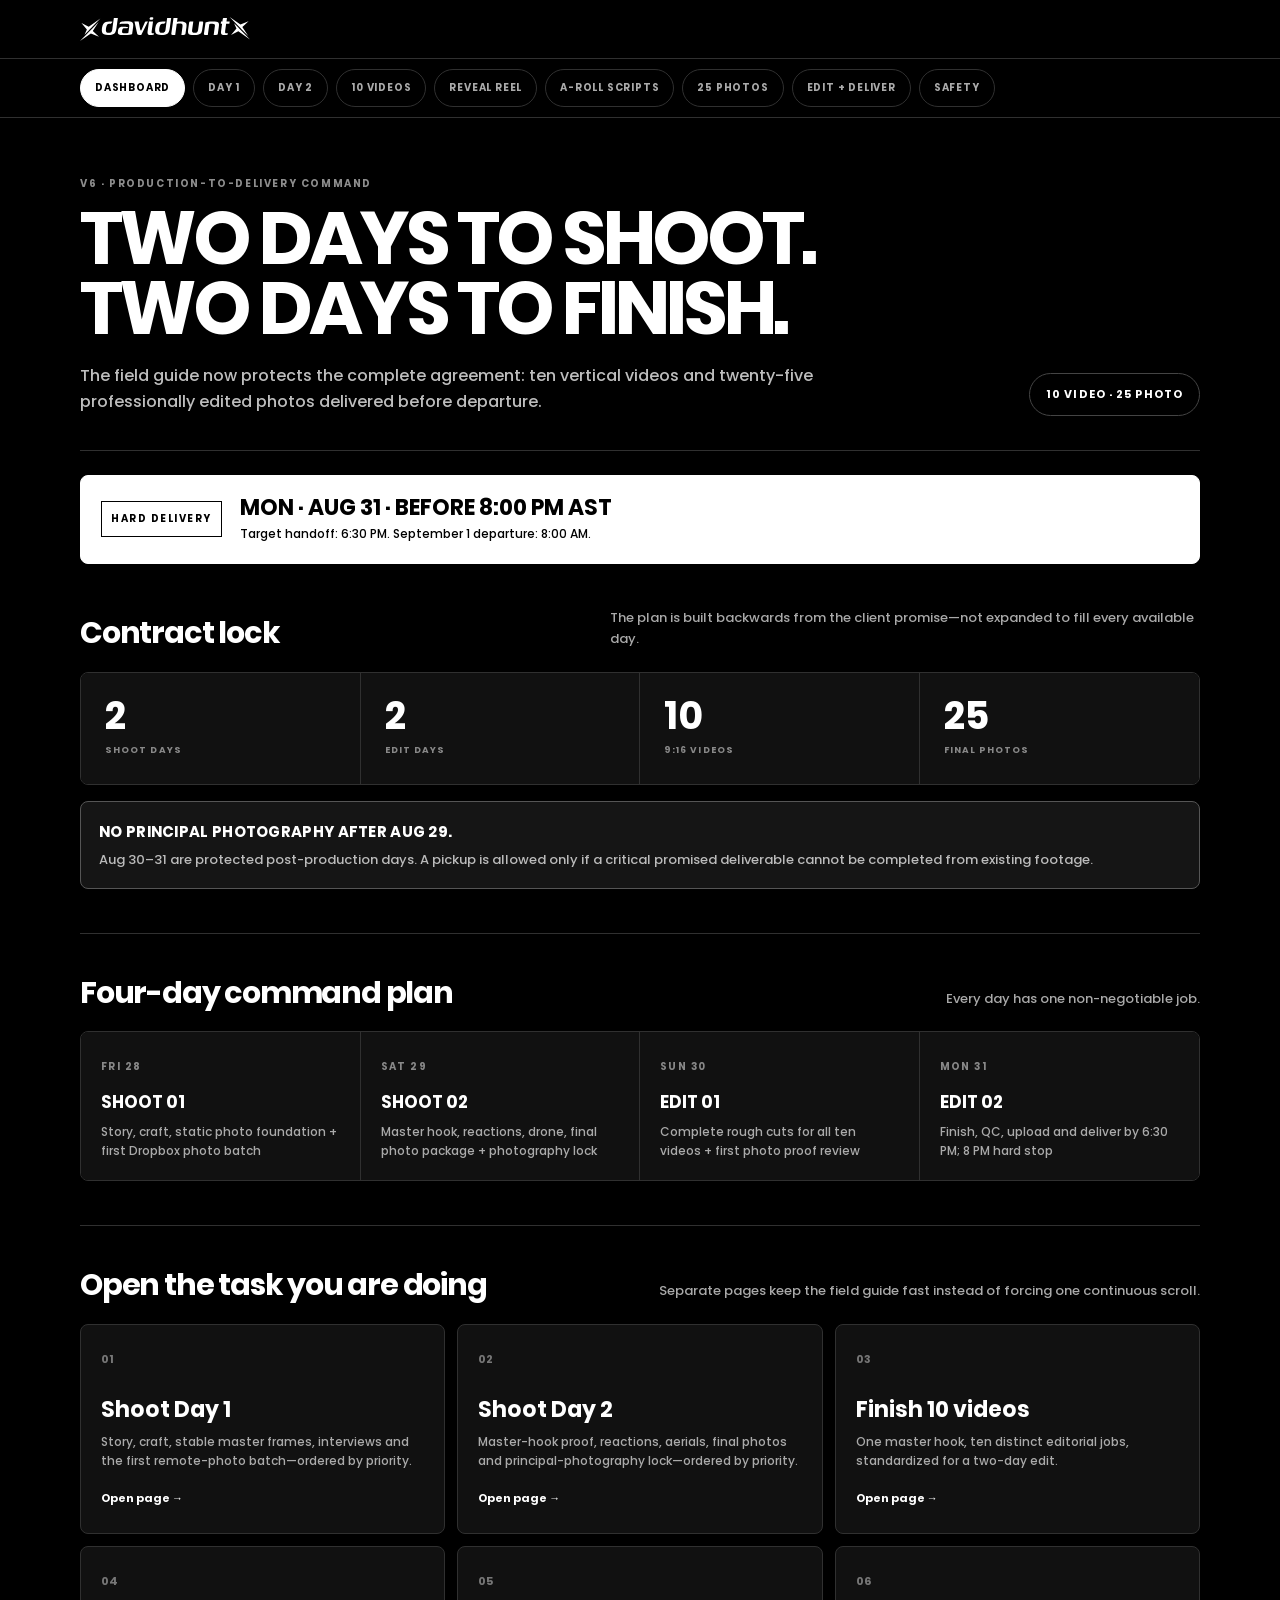
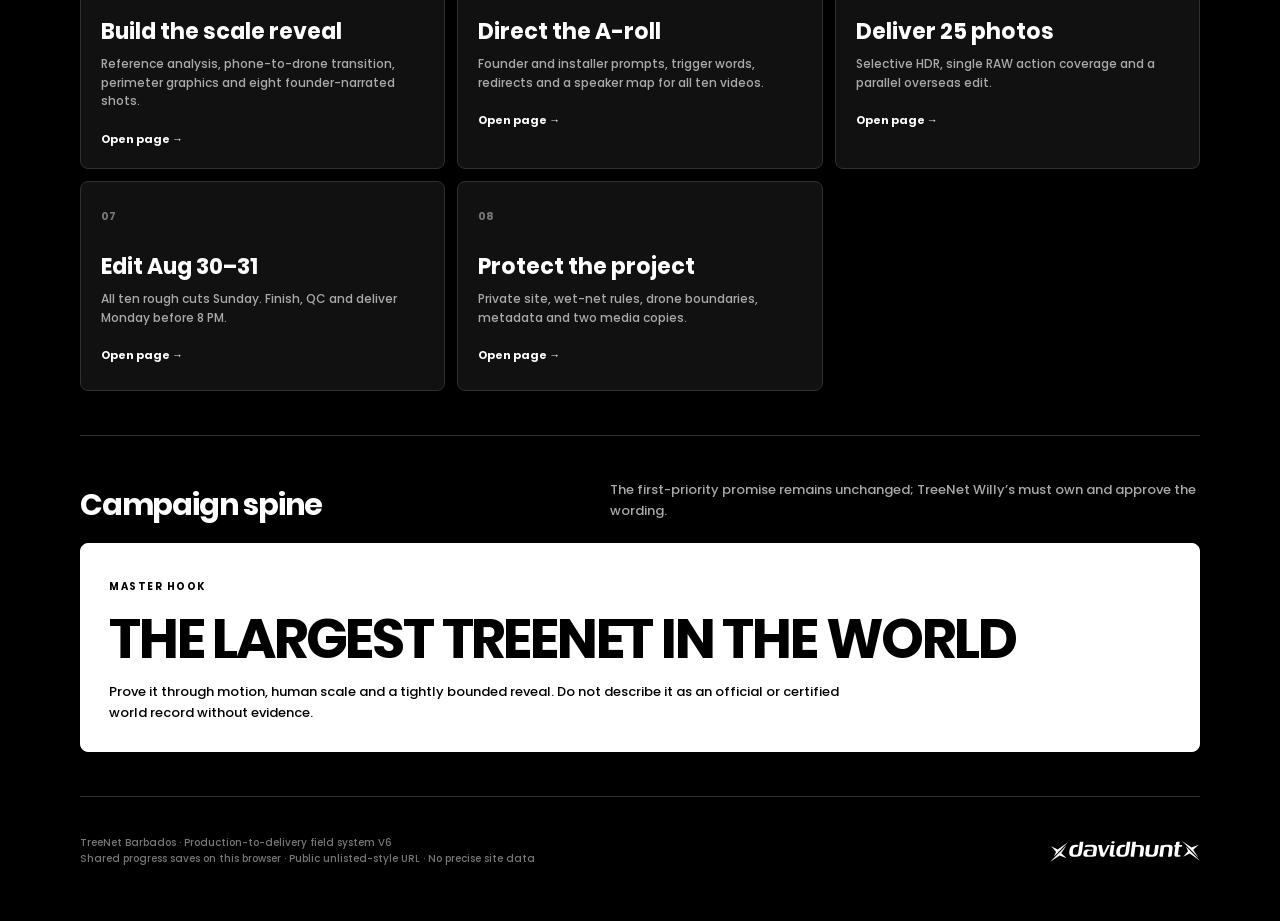
<file: index.html>
<!doctype html><html lang="en"><head><meta charset="utf-8"><meta name="viewport" content="width=device-width,initial-scale=1,viewport-fit=cover"><meta name="robots" content="noindex,nofollow,noarchive"><meta name="theme-color" content="#000000"><title>Dashboard · TreeNet Barbados</title><link rel="icon" href="assets/xdavidhuntx-MainLogo-Whiteout.svg" type="image/svg+xml"><link rel="stylesheet" href="assets/styles.css"></head><body data-page="home"><a class="skip" href="#main">Skip to content</a><header class="top"><div class="wrap topline"><img class="logo" src="assets/xdavidhuntx-MainLogo-Whiteout.svg" alt="xdavidhuntx"><div class="page-progress" id="stats">0 / 0</div></div><div class="progress"><span id="bar"></span></div><div class="wrap tools"><input class="search" id="search" type="search" placeholder="Search this page…" aria-label="Search this page"><button class="btn" id="reset" type="button">Reset page</button><button class="btn primary" id="nextOpen" type="button">Next open</button></div></header><nav class="nav"><div class="wrap navrow"><a href="index.html" data-page="home">Dashboard</a><a href="day1.html" data-page="day1">Day 1</a><a href="day2.html" data-page="day2">Day 2</a><a href="video.html" data-page="video">10 videos</a><a href="reveal.html" data-page="reveal">Reveal reel</a><a href="interviews.html" data-page="interviews">A-roll scripts</a><a href="photos.html" data-page="photos">25 photos</a><a href="edit.html" data-page="edit">Edit + deliver</a><a href="safety.html" data-page="safety">Safety</a></div></nav><main id="main" class="wrap"><section class="page-intro"><div><span class="eyebrow">V6 · PRODUCTION-TO-DELIVERY COMMAND</span><h1>TWO DAYS TO SHOOT. TWO DAYS TO FINISH.</h1><p>The field guide now protects the complete agreement: ten vertical videos and twenty-five professionally edited photos delivered before departure.</p></div><span class="count-badge">10 VIDEO · 25 PHOTO</span></section><div class="deadline"><span>HARD DELIVERY</span><strong>MON · AUG 31 · BEFORE 8:00 PM AST</strong><p>Target handoff: 6:30 PM. September 1 departure: 8:00 AM.</p></div><section class="section searchable"><div class="section-head"><h2>Contract lock</h2><p>The plan is built backwards from the client promise—not expanded to fill every available day.</p></div><div class="metric-grid"><div><b>2</b><span>shoot days</span></div><div><b>2</b><span>edit days</span></div><div><b>10</b><span>9:16 videos</span></div><div><b>25</b><span>final photos</span></div></div><div class="alert"><strong>NO PRINCIPAL PHOTOGRAPHY AFTER AUG 29.</strong><p>Aug 30–31 are protected post-production days. A pickup is allowed only if a critical promised deliverable cannot be completed from existing footage.</p></div></section><section class="section searchable"><div class="section-head"><h2>Four-day command plan</h2><p>Every day has one non-negotiable job.</p></div><div class="timeline"><article class="timeline-item"><span>FRI 28</span><strong>SHOOT 01</strong><p>Story, craft, static photo foundation + first Dropbox photo batch</p></article><article class="timeline-item"><span>SAT 29</span><strong>SHOOT 02</strong><p>Master hook, reactions, drone, final photo package + photography lock</p></article><article class="timeline-item"><span>SUN 30</span><strong>EDIT 01</strong><p>Complete rough cuts for all ten videos + first photo proof review</p></article><article class="timeline-item"><span>MON 31</span><strong>EDIT 02</strong><p>Finish, QC, upload and deliver by 6:30 PM; 8 PM hard stop</p></article></div></section><section class="section searchable"><div class="section-head"><h2>Open the task you are doing</h2><p>Separate pages keep the field guide fast instead of forcing one continuous scroll.</p></div><div class="command-grid"><a class="command-card" href="day1.html"><span>01</span><h3>Shoot Day 1</h3><p>Story, craft, stable master frames, interviews and the first remote-photo batch—ordered by priority.</p><b>Open page →</b></a><a class="command-card" href="day2.html"><span>02</span><h3>Shoot Day 2</h3><p>Master-hook proof, reactions, aerials, final photos and principal-photography lock—ordered by priority.</p><b>Open page →</b></a><a class="command-card" href="video.html"><span>03</span><h3>Finish 10 videos</h3><p>One master hook, ten distinct editorial jobs, standardized for a two-day edit.</p><b>Open page →</b></a><a class="command-card" href="reveal.html"><span>04</span><h3>Build the scale reveal</h3><p>Reference analysis, phone-to-drone transition, perimeter graphics and eight founder-narrated shots.</p><b>Open page →</b></a><a class="command-card" href="interviews.html"><span>05</span><h3>Direct the A-roll</h3><p>Founder and installer prompts, trigger words, redirects and a speaker map for all ten videos.</p><b>Open page →</b></a><a class="command-card" href="photos.html"><span>06</span><h3>Deliver 25 photos</h3><p>Selective HDR, single RAW action coverage and a parallel overseas edit.</p><b>Open page →</b></a><a class="command-card" href="edit.html"><span>07</span><h3>Edit Aug 30–31</h3><p>All ten rough cuts Sunday. Finish, QC and deliver Monday before 8 PM.</p><b>Open page →</b></a><a class="command-card" href="safety.html"><span>08</span><h3>Protect the project</h3><p>Private site, wet-net rules, drone boundaries, metadata and two media copies.</p><b>Open page →</b></a></div></section><section class="section searchable"><div class="section-head"><h2>Campaign spine</h2><p>The first-priority promise remains unchanged; TreeNet Willy’s must own and approve the wording.</p></div><div class="quote"><span>MASTER HOOK</span><strong>THE LARGEST TREENET IN THE WORLD</strong><p>Prove it through motion, human scale and a tightly bounded reveal. Do not describe it as an official or certified world record without evidence.</p></div></section></main><div class="wrap empty" id="empty">No matching field-guide items.</div><footer class="wrap footer"><div>TreeNet Barbados · Production-to-delivery field system V6<br>Shared progress saves on this browser · Public unlisted-style URL · No precise site data</div><img src="assets/xdavidhuntx-MainLogo-Whiteout.svg" alt="xdavidhuntx"></footer><script src="assets/app.js"></script></body></html>
</file>
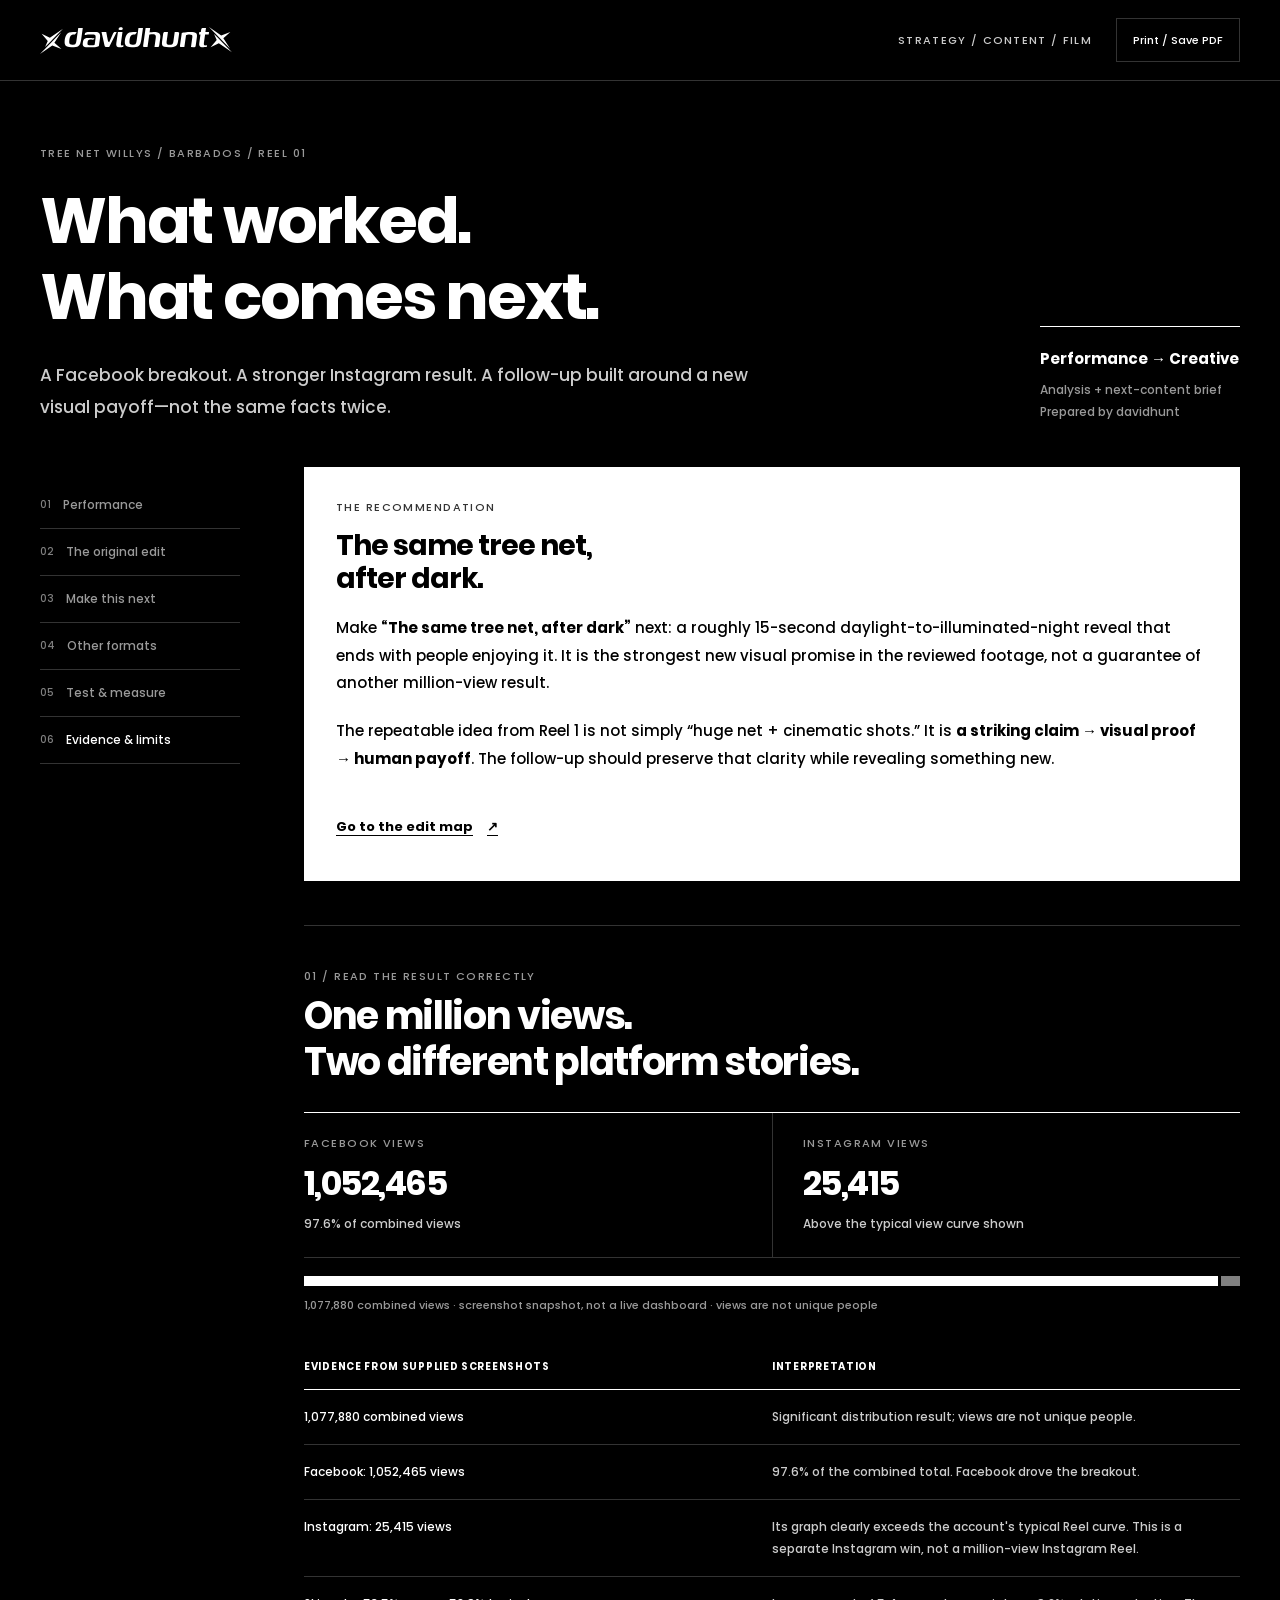
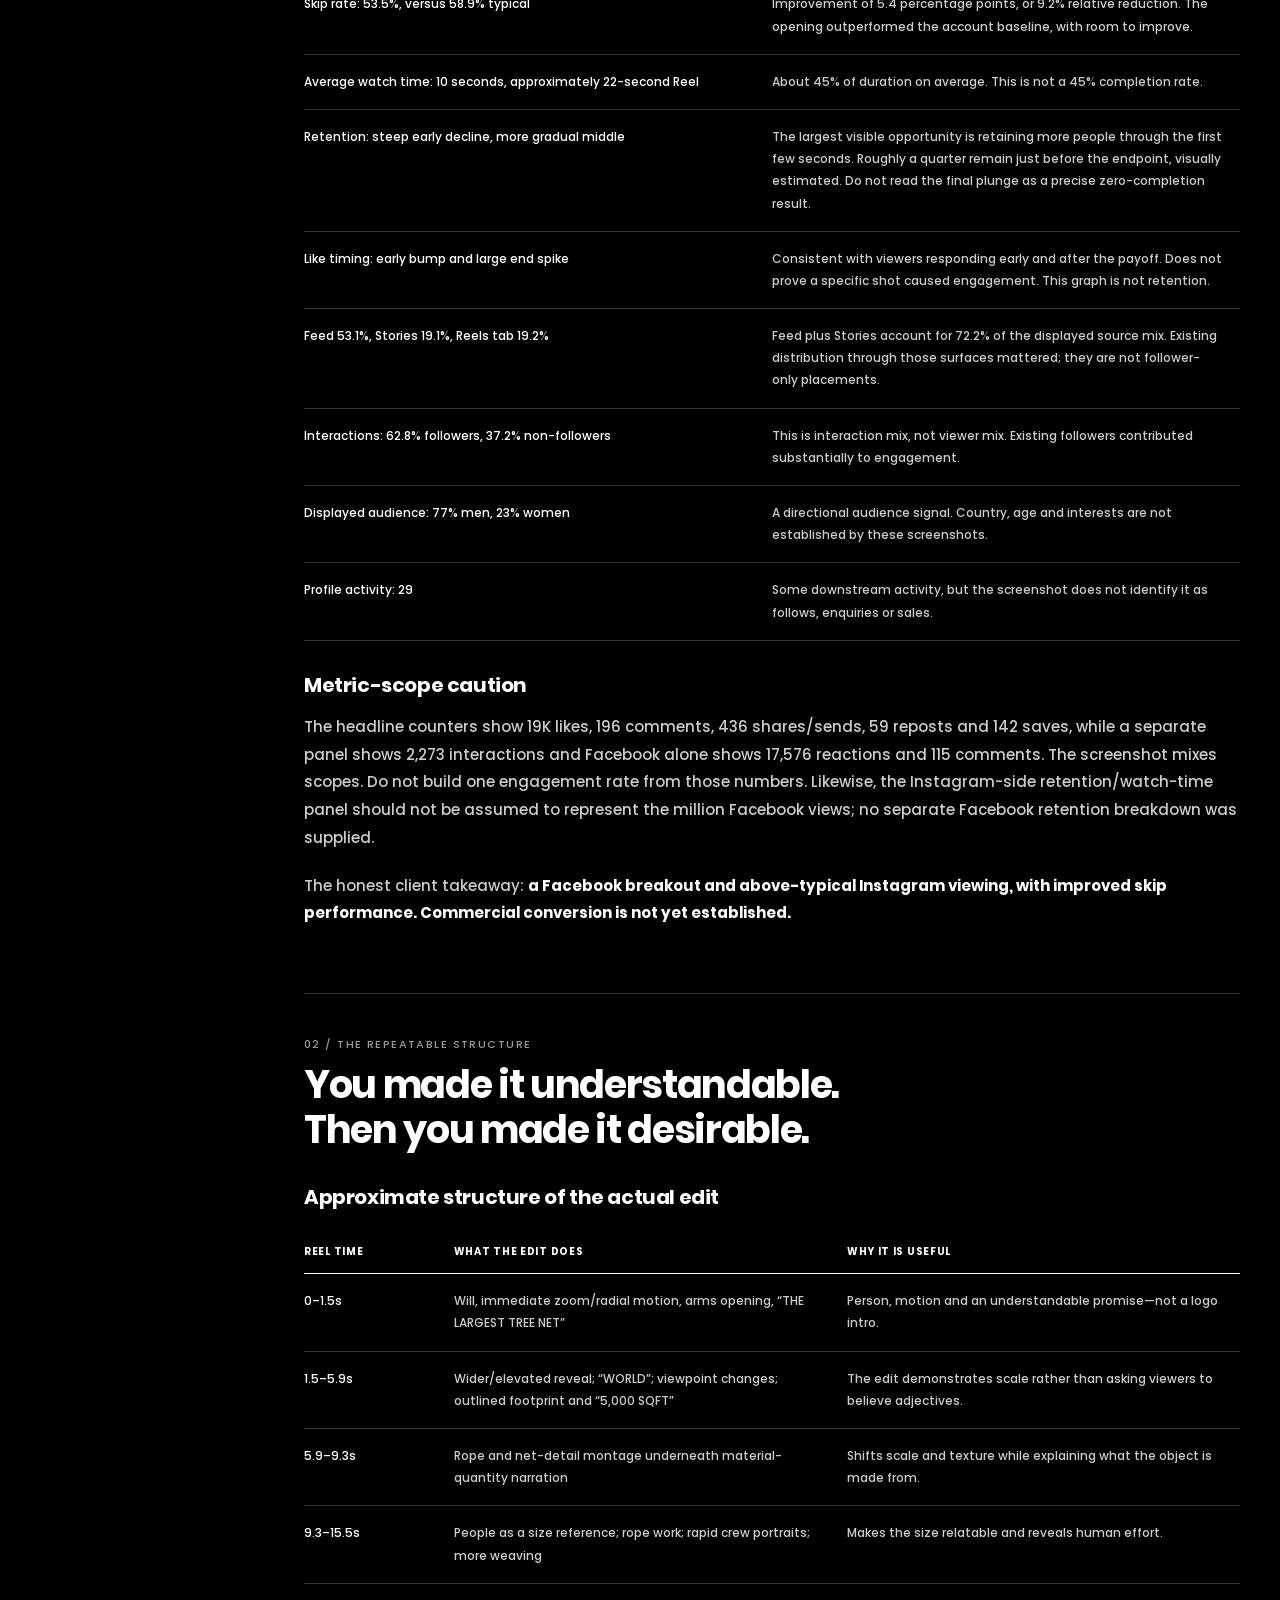
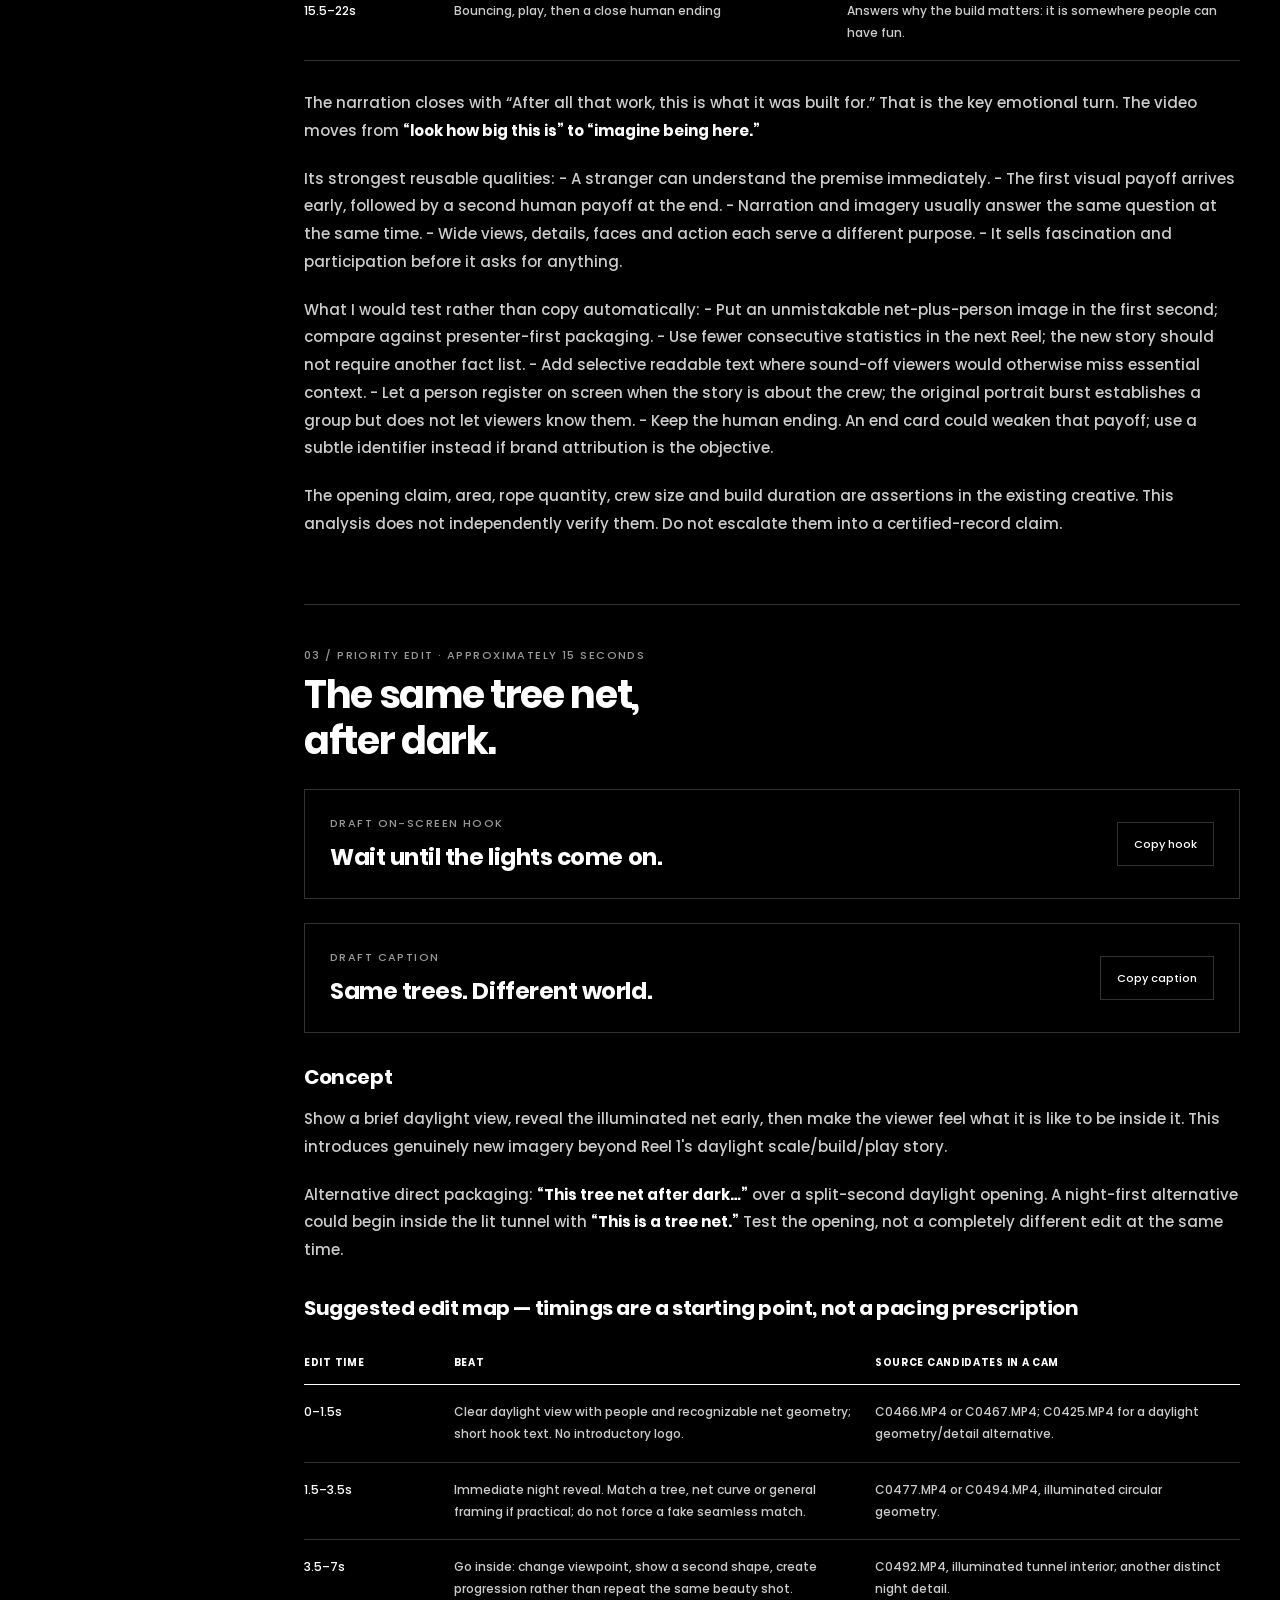
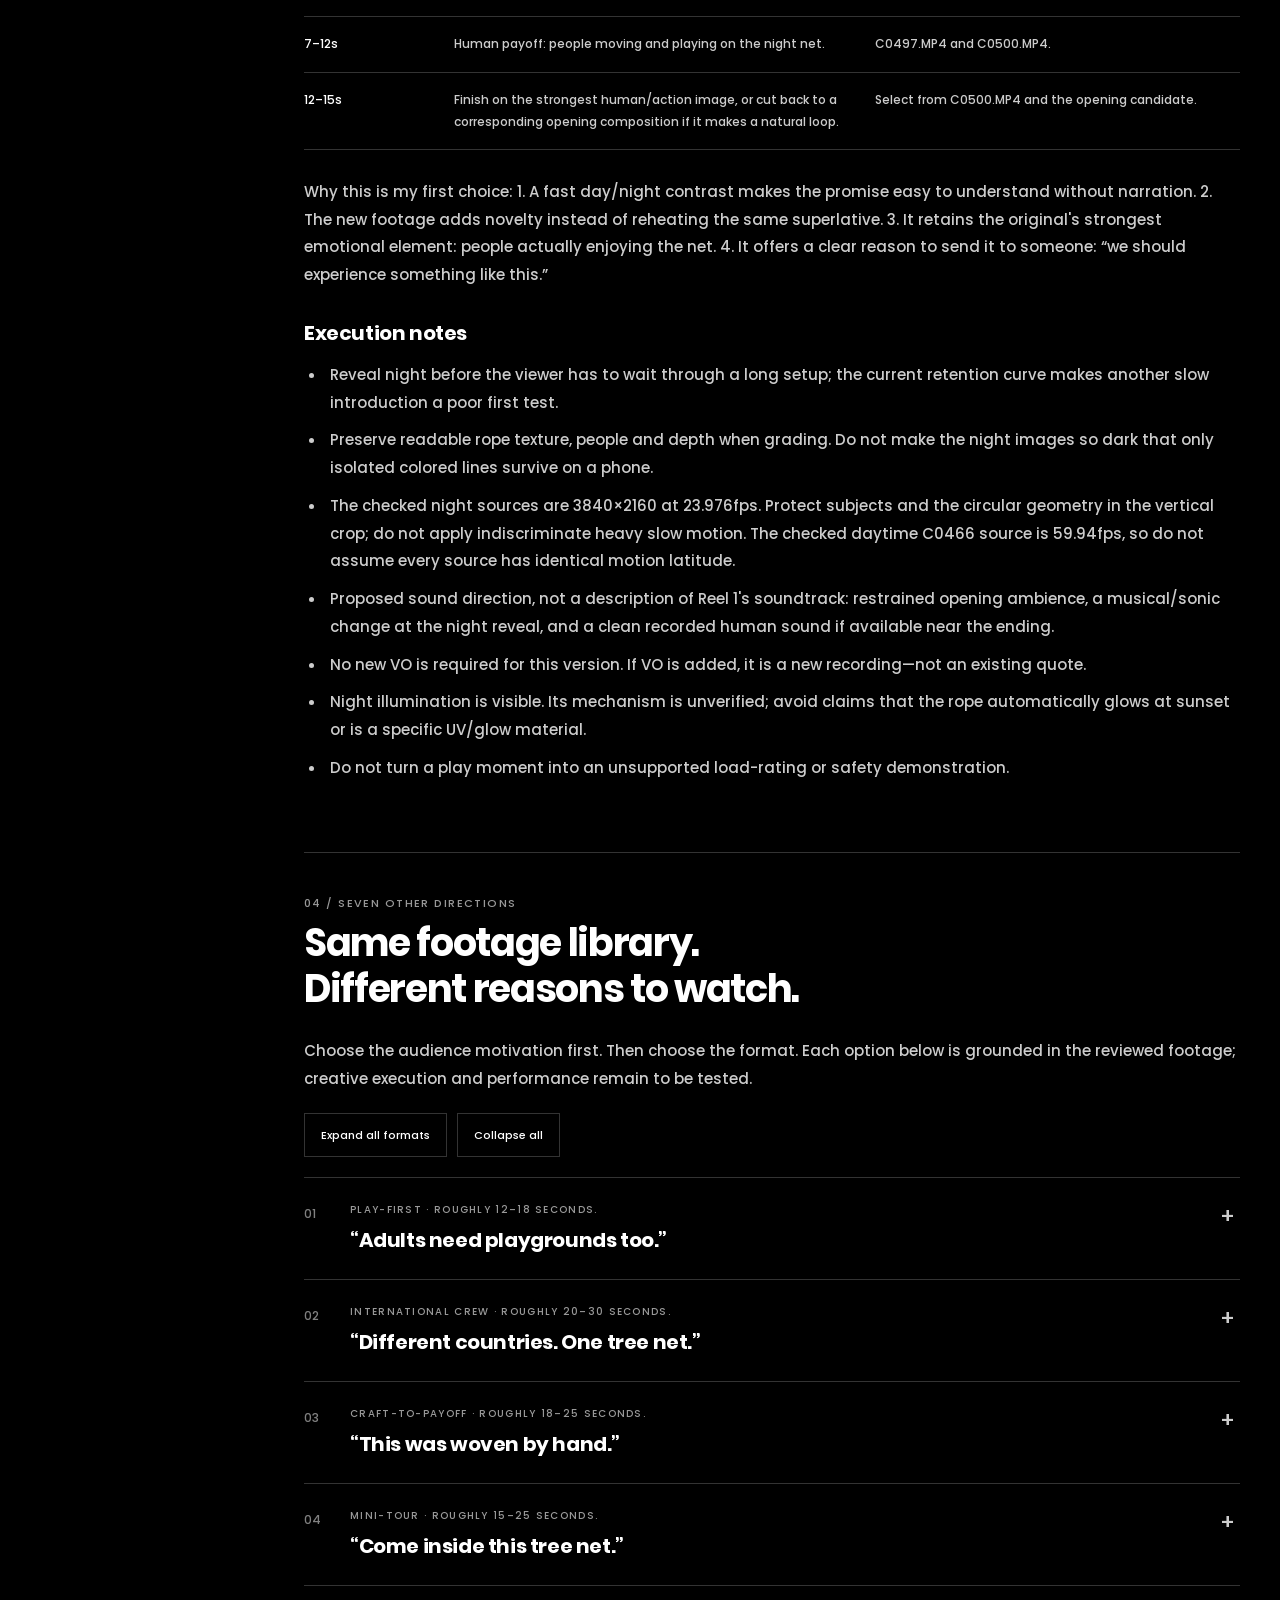
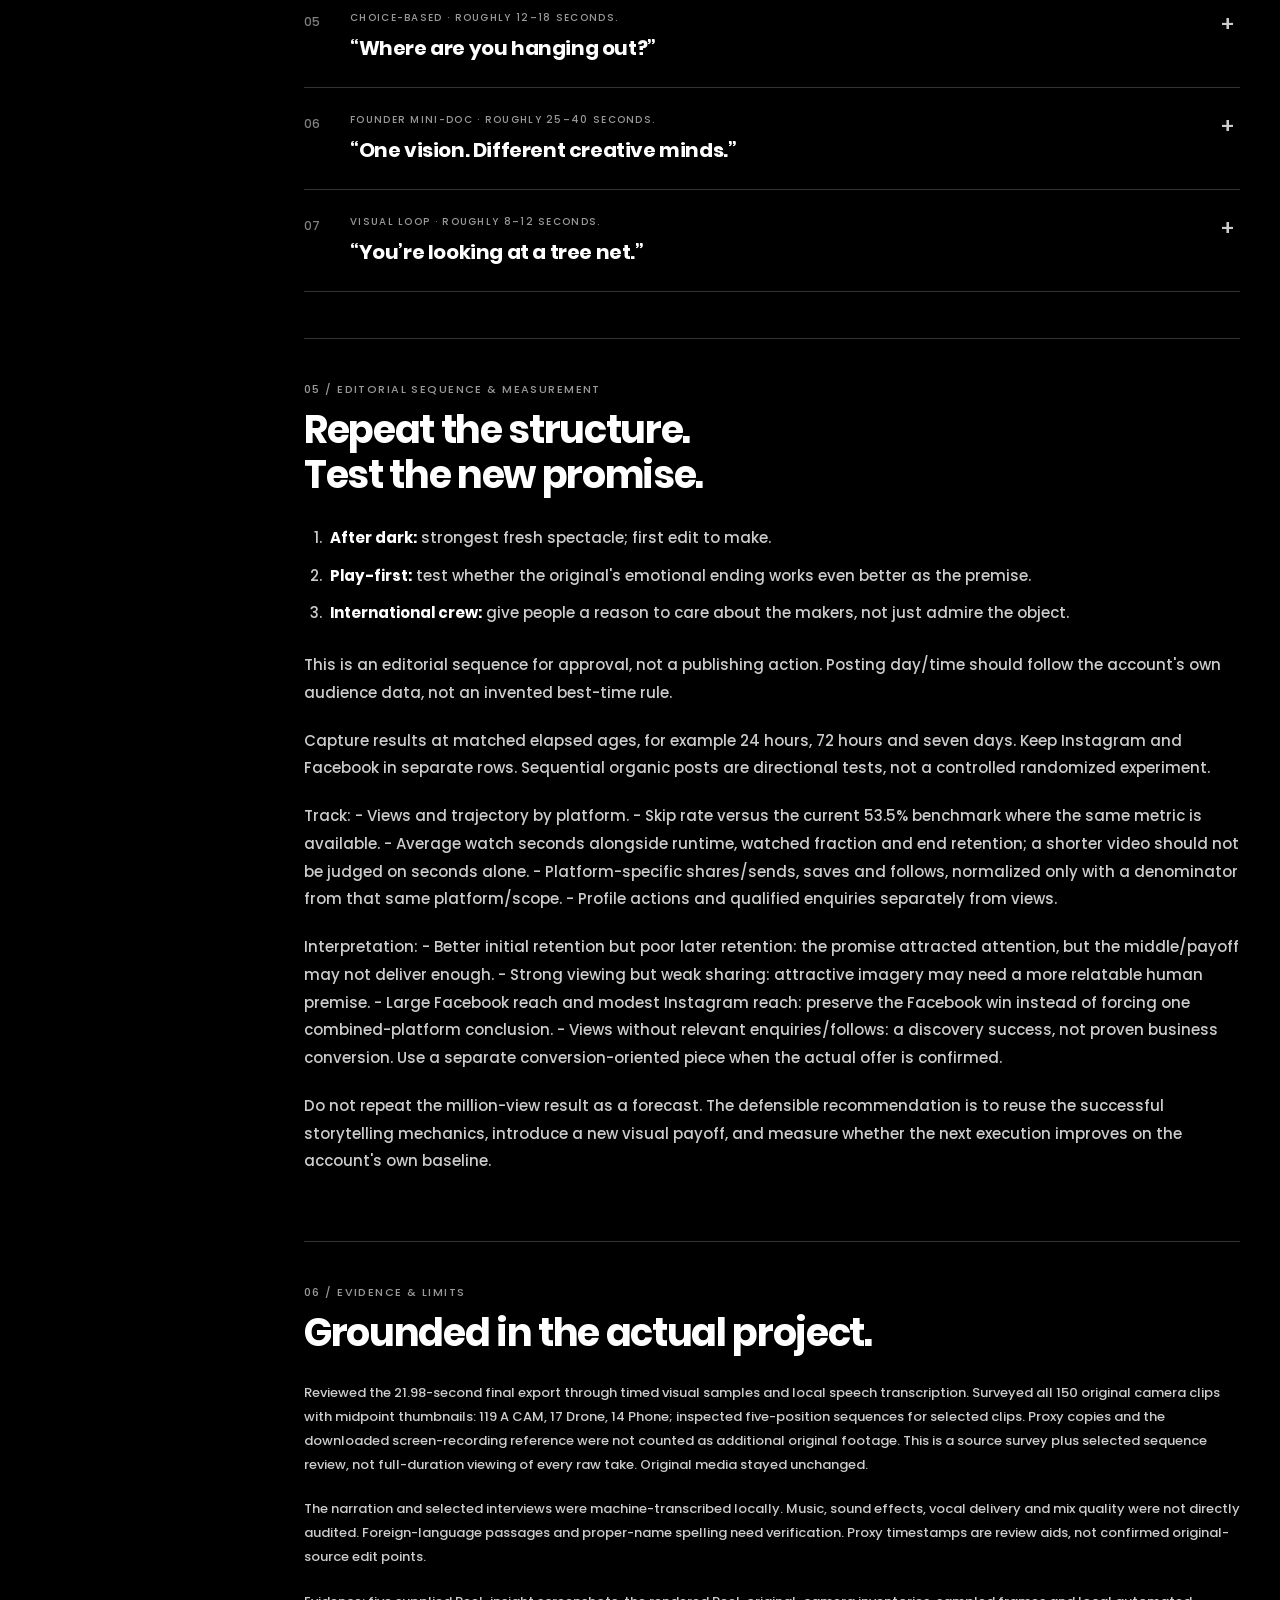
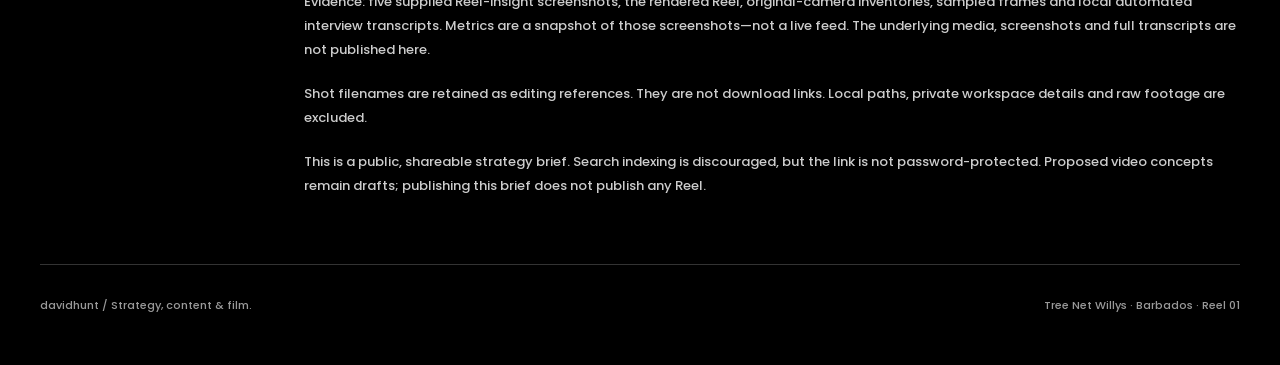
<file: reel-strategy/index.html>
<!doctype html>
<html lang="en"><head><meta charset="utf-8"><meta name="viewport" content="width=device-width,initial-scale=1,viewport-fit=cover"><meta name="robots" content="noindex,nofollow,noarchive"><meta name="theme-color" content="#000000"><meta name="description" content="Tree Net Willys: Reel 1 performance analysis, the after-dark follow-up edit, seven content formats and a practical testing plan. Prepared by davidhunt."><meta property="og:title" content="Tree Net Willys — What worked. What comes next."><meta property="og:description" content="Reel 1 performance and the next-content brief. After dark, play-first and the people behind the net."><meta property="og:type" content="website"><title>Tree Net Willys — Reel Strategy | davidhunt</title><style>
@font-face{font-family:Poppins;src:url('../assets/poppins-medium.ttf') format('truetype');font-weight:500;font-style:normal;font-display:swap}
@font-face{font-family:Poppins;src:url('../assets/poppins-bold.ttf') format('truetype');font-weight:700;font-style:normal;font-display:swap}
:root{--black:#000;--ink:#fff;--body:#ccc;--muted:#999;--mid:#808080;--line:#333;--surface:rgba(128,128,128,.2);--font:Poppins,Arial,sans-serif}
*{box-sizing:border-box}html{scroll-padding-top:105px;color-scheme:dark}body{margin:0;background:var(--black);color:var(--body);font:500 15px/1.85 var(--font);-webkit-font-smoothing:antialiased}a{color:inherit;text-underline-offset:4px}button{font:inherit}a,button,summary{-webkit-tap-highlight-color:transparent}button,summary{cursor:pointer}a:focus-visible,button:focus-visible,summary:focus-visible{outline:2px solid white;outline-offset:5px}button{min-height:44px}h1,h2,h3,strong{color:var(--ink)}h1,h2,h3{font-weight:700;line-height:1.2;letter-spacing:-.035em;text-wrap:balance}h1{font-size:clamp(36px,5vw,66px);margin:20px 0 24px;max-width:850px}h2{font-size:clamp(26px,3vw,38px);margin:8px 0 26px}h3{font-size:20px;margin:32px 0 16px;letter-spacing:-.02em}p{margin:0 0 20px}ul,ol{padding-left:22px;margin:14px 0 24px}li{padding-left:4px;margin:10px 0}code{font-family:var(--font);font-size:.85em;overflow-wrap:anywhere}::selection{background:white;color:black}.skip{position:fixed;top:-80px;left:16px;background:#fff;color:#000;padding:12px;z-index:100}.skip:focus{top:10px}.wrap{width:min(1240px,calc(100% - 80px));margin:auto}.topbar{position:sticky;top:0;z-index:20;background:#000;border-bottom:1px solid var(--line)}.top-inner{height:80px;display:flex;align-items:center;justify-content:space-between;gap:20px}.brand{width:192px;height:auto;display:block}.top-meta{display:flex;gap:24px;align-items:center;font-size:11px;text-transform:uppercase;letter-spacing:.12em}.top-meta a{min-height:44px;display:flex;align-items:center}.eyebrow{font-size:11px;line-height:1.6;text-transform:uppercase;letter-spacing:.13em;color:var(--muted);display:block}.hero{padding:64px 0 44px;display:grid;grid-template-columns:1fr 200px;gap:40px;align-items:end}.hero p{font-size:17px;max-width:710px;margin:0}.edition{border-top:1px solid var(--ink);padding-top:18px;font-size:12px;color:var(--muted)}.edition strong{font-size:15px;display:block;margin-bottom:6px}.layout{display:grid;grid-template-columns:200px minmax(0,1fr);gap:64px}.rail{position:sticky;top:112px;align-self:start;padding:15px 0}.rail a{display:flex;align-items:center;gap:12px;min-height:47px;font-size:12px;text-decoration:none;border-bottom:1px solid var(--line);color:var(--muted)}.rail a:hover,.rail a[aria-current]{color:white}.rail a span{font-size:10px;color:var(--mid)}.rail-note{margin-top:32px;font-size:11px;line-height:1.8;color:var(--muted)}main{min-width:0}.section{border-top:1px solid var(--line);padding:42px 0 46px;scroll-margin-top:106px}.section:first-child{border-top:0;padding-top:0}.recommend{background:white;color:#000;padding:32px;margin:0 0 44px}.recommend h2,.recommend strong{color:#000}.recommend .eyebrow{color:#333}.recommend p:last-child{margin-bottom:0}.recommend h2{font-size:28px;margin:12px 0 18px}.recommend a{min-height:44px;display:inline-flex;align-items:center;gap:14px;font-size:13px;font-weight:700;margin-top:12px}.platforms{display:grid;grid-template-columns:1fr 1fr;margin:28px 0 12px;border-top:1px solid var(--ink);border-bottom:1px solid var(--line)}.platform{padding:22px 0}.platform+div{padding-left:30px;border-left:1px solid var(--line)}.platform strong{display:block;font-size:34px;line-height:1.3;letter-spacing:-.045em;font-variant-numeric:tabular-nums;margin:8px 0}.platform p{font-size:12px;margin:0}.bar{height:10px;display:flex;gap:3px;margin:18px 0 10px}.bar .fb{width:97.6421%;background:white}.bar .ig{flex:1;background:#808080}.caption{font-size:11px;line-height:1.8;color:var(--muted);margin-bottom:30px}.table-wrap{width:100%;margin:22px 0 28px}table{border-collapse:collapse;width:100%;font-size:12px;line-height:1.85;table-layout:fixed}th{text-align:left;color:#fff;font-size:10px;letter-spacing:.07em;text-transform:uppercase;border-bottom:1px solid white;padding:12px 12px 12px 0}td{vertical-align:top;border-bottom:1px solid var(--line);padding:16px 16px 16px 0;overflow-wrap:anywhere}td:first-child{color:white}#creative table th:first-child,#next table th:first-child{width:16%}#next table th:nth-child(2){width:45%}.copy-block{border:1px solid var(--line);padding:25px;margin:24px 0;display:grid;grid-template-columns:1fr auto;gap:14px;align-items:center}.copy-block p{font-size:23px;font-weight:700;line-height:1.4;letter-spacing:-.02em;color:white;margin:8px 0 0}.copy-btn,.control{background:transparent;color:#fff;border:1px solid var(--line);border-radius:0;padding:10px 16px;font-size:11px}.copy-btn:hover,.control:hover{background:#fff;color:#000}.controls{display:flex;gap:10px;margin:20px 0}.format{border-bottom:1px solid var(--line)}.format:first-of-type{border-top:1px solid var(--line)}.format summary{list-style:none;display:grid;grid-template-columns:34px 1fr 20px;gap:12px;align-items:start;min-height:90px;padding:24px 0}.format summary::-webkit-details-marker{display:none}.format-index{font-size:12px;line-height:2;color:var(--mid)}.format-title strong{font-size:20px;line-height:1.45;display:block;margin-top:8px;letter-spacing:-.02em}.format .eyebrow{font-size:10px}.plus{font-size:22px;line-height:1.3}.format[open] .plus{transform:rotate(45deg)}.format-body{padding:0 30px 22px 46px;font-size:14px}.format-body p:last-child{margin-bottom:0}.format-body strong{font-weight:700}.scope{font-size:13px}.footer{border-top:1px solid var(--line);padding:30px 0 50px;font-size:11px;display:flex;justify-content:space-between;gap:24px;color:var(--muted)}.toast{position:fixed;bottom:24px;left:50%;transform:translateX(-50%);background:#fff;color:#000;padding:12px 22px;font-size:12px;z-index:30;max-width:90vw;text-align:center}.toast:empty{display:none}.no-print{}.print-note{display:none}
@media(max-width:980px){.wrap{width:calc(100% - 48px)}.layout{grid-template-columns:150px minmax(0,1fr);gap:30px}.hero{grid-template-columns:1fr 150px}.top-meta{gap:16px}.brand{width:170px}}
@media(max-width:720px){html{scroll-padding-top:132px}.wrap{width:calc(100% - 36px)}body{font-size:14px;line-height:1.85}.top-inner{height:64px}.brand{width:155px}.top-meta{font-size:9px;letter-spacing:.04em;gap:8px}.top-meta .label{display:none}.top-meta button{font-size:10px;padding:8px 10px}.hero{display:block;padding:34px 0}.hero h1{font-size:40px;line-height:1.13;letter-spacing:-.045em;margin:16px 0 22px}.hero p{font-size:14px}.edition{display:none}.layout{display:block}.rail{position:sticky;top:64px;z-index:15;background:#000;margin:0 -18px 28px;padding:0 18px;border-top:1px solid var(--line);border-bottom:1px solid var(--line);display:flex;overflow:auto;gap:20px;scrollbar-width:none}.rail a{flex:none;border:0;min-height:51px;white-space:nowrap;font-size:11px;gap:5px}.rail-note{display:none}.section{padding:32px 0 36px;scroll-margin-top:140px}h2{font-size:27px}h3{font-size:18px}.recommend{padding:22px;margin-bottom:32px}.recommend h2{font-size:25px}.platforms{gap:0}.platform strong{font-size:26px}.platform+div{padding-left:16px}.platform .eyebrow{font-size:9px}.platform p{font-size:11px}.copy-block{padding:18px;grid-template-columns:1fr}.copy-block p{font-size:20px}.copy-btn{justify-self:start}.format-title strong{font-size:18px}.format summary{grid-template-columns:25px 1fr 15px;gap:8px;padding:21px 0}.format-body{padding:0 0 22px 33px;font-size:13px}.footer{display:block}.footer span{display:block;margin-bottom:10px}table,tbody,tr,td{display:block;width:100%}thead{display:none}tr{border-top:1px solid var(--line);padding:12px 0}td{border:0;padding:6px 0 10px;font-size:13px}td:before{content:attr(data-label);display:block;font-size:9px;letter-spacing:.08em;text-transform:uppercase;color:var(--muted);margin-bottom:4px}#creative table td:first-child,#next table td:first-child{font-size:20px;font-weight:700;padding-top:3px}.controls{flex-wrap:wrap}}
@media(prefers-reduced-motion:reduce){*{scroll-behavior:auto!important;transition:none!important}}
@media print{html{color-scheme:light}body{background:#fff;color:#222;font:500 12pt/1.6 var(--font)}.topbar,.rail,.no-print,.toast{display:none!important}.wrap{width:100%;margin:0}.hero{display:block;padding:0 0 24px}.hero h1{font-size:32pt;color:#000}.hero p{font-size:12pt}.edition{display:none}.layout{display:block}h1,h2,h3,strong{color:#000}h2{font-size:22pt}.eyebrow,.caption,.footer{color:#333}.recommend{border:1px solid #333;padding:20px}.section{padding:24px 0;border-color:#999}.platform strong,.copy-block p,td:first-child{color:#000}.bar .fb{background:#000}.platforms{border-color:#999}.format-title strong{color:#000}.format-body{display:block}.format summary{break-after:avoid}.format{break-inside:avoid}.copy-btn,.controls,.plus{display:none}.table-wrap{break-inside:auto}table{font-size:12pt}th{color:#000}td,th{border-color:#aaa}.print-note{display:block;font-size:10pt}.footer{padding:20px 0}.scope{font-size:12pt}a{text-decoration:none}}
</style></head>
<body><a class="skip" href="#main">Skip to the brief</a><header class="topbar"><div class="wrap top-inner"><a href="#top" aria-label="davidhunt — top of brief"><img class="brand" src="../assets/xdavidhuntx-MainLogo-Whiteout.svg" width="192" height="27" alt="davidhunt"></a><div class="top-meta"><span class="label">Strategy / Content / Film</span><button id="print" class="control no-print">Print / Save PDF</button></div></div></header>
<div class="wrap" id="top"><div class="hero"><div><span class="eyebrow">Tree Net Willys / Barbados / Reel 01</span><h1>What worked.<br>What comes next.</h1><p>A Facebook breakout. A stronger Instagram result. A follow-up built around a new visual payoff—not the same facts twice.</p></div><aside class="edition"><strong>Performance → Creative</strong>Analysis + next-content brief<br>Prepared by davidhunt</aside></div>
<div class="layout"><nav class="rail" aria-label="Brief sections"><a href="#performance"><span>01</span> Performance</a><a href="#creative"><span>02</span> The original edit</a><a href="#next"><span>03</span> Make this next</a><a href="#formats"><span>04</span> Other formats</a><a href="#testing"><span>05</span> Test & measure</a><a href="#scope"><span>06</span> Evidence & limits</a></nav>
<main id="main"><div class="recommend"><span class="eyebrow">The recommendation</span><h2>The same tree net,<br>after dark.</h2><p>Make <strong>“The same tree net, after dark”</strong> next: a roughly 15-second daylight-to-illuminated-night reveal that ends with people enjoying it. It is the strongest new visual promise in the reviewed footage, not a guarantee of another million-view result.</p>
<p>The repeatable idea from Reel 1 is not simply “huge net + cinematic shots.” It is <strong>a striking claim → visual proof → human payoff</strong>. The follow-up should preserve that clarity while revealing something new.</p><a href="#next">Go to the edit map <span aria-hidden="true">↗</span></a></div>
<section class="section" id="performance"><span class="eyebrow">01 / Read the result correctly</span><h2>One million views.<br>Two different platform stories.</h2><div class="platforms"><div class="platform"><span class="eyebrow">Facebook views</span><strong>1,052,465</strong><p>97.6% of combined views</p></div><div class="platform"><span class="eyebrow">Instagram views</span><strong>25,415</strong><p>Above the typical view curve shown</p></div></div><div class="bar" role="img" aria-label="Facebook accounts for 97.6 percent of the 1,077,880 combined views; Instagram accounts for 2.4 percent"><div class="fb"></div><div class="ig"></div></div><p class="caption">1,077,880 combined views · screenshot snapshot, not a live dashboard · views are not unique people</p><div class="table-wrap"><table>
<thead>
<tr>
<th>Evidence from supplied screenshots</th>
<th>Interpretation</th>
</tr>
</thead>
<tbody>
<tr><td data-label="Evidence from supplied screenshots">1,077,880 combined views</td><td data-label="Interpretation">Significant distribution result; views are not unique people.</td></tr>
<tr><td data-label="Evidence from supplied screenshots">Facebook: 1,052,465 views</td><td data-label="Interpretation">97.6% of the combined total. Facebook drove the breakout.</td></tr>
<tr><td data-label="Evidence from supplied screenshots">Instagram: 25,415 views</td><td data-label="Interpretation">Its graph clearly exceeds the account's typical Reel curve. This is a separate Instagram win, not a million-view Instagram Reel.</td></tr>
<tr><td data-label="Evidence from supplied screenshots">Skip rate: 53.5%, versus 58.9% typical</td><td data-label="Interpretation">Improvement of 5.4 percentage points, or 9.2% relative reduction. The opening outperformed the account baseline, with room to improve.</td></tr>
<tr><td data-label="Evidence from supplied screenshots">Average watch time: 10 seconds, approximately 22-second Reel</td><td data-label="Interpretation">About 45% of duration on average. This is not a 45% completion rate.</td></tr>
<tr><td data-label="Evidence from supplied screenshots">Retention: steep early decline, more gradual middle</td><td data-label="Interpretation">The largest visible opportunity is retaining more people through the first few seconds. Roughly a quarter remain just before the endpoint, visually estimated. Do not read the final plunge as a precise zero-completion result.</td></tr>
<tr><td data-label="Evidence from supplied screenshots">Like timing: early bump and large end spike</td><td data-label="Interpretation">Consistent with viewers responding early and after the payoff. Does not prove a specific shot caused engagement. This graph is not retention.</td></tr>
<tr><td data-label="Evidence from supplied screenshots">Feed 53.1%, Stories 19.1%, Reels tab 19.2%</td><td data-label="Interpretation">Feed plus Stories account for 72.2% of the displayed source mix. Existing distribution through those surfaces mattered; they are not follower-only placements.</td></tr>
<tr><td data-label="Evidence from supplied screenshots">Interactions: 62.8% followers, 37.2% non-followers</td><td data-label="Interpretation">This is interaction mix, not viewer mix. Existing followers contributed substantially to engagement.</td></tr>
<tr><td data-label="Evidence from supplied screenshots">Displayed audience: 77% men, 23% women</td><td data-label="Interpretation">A directional audience signal. Country, age and interests are not established by these screenshots.</td></tr>
<tr><td data-label="Evidence from supplied screenshots">Profile activity: 29</td><td data-label="Interpretation">Some downstream activity, but the screenshot does not identify it as follows, enquiries or sales.</td></tr>
</tbody>
</table></div>
<h3>Metric-scope caution</h3>
<p>The headline counters show 19K likes, 196 comments, 436 shares/sends, 59 reposts and 142 saves, while a separate panel shows 2,273 interactions and Facebook alone shows 17,576 reactions and 115 comments. The screenshot mixes scopes. Do not build one engagement rate from those numbers. Likewise, the Instagram-side retention/watch-time panel should not be assumed to represent the million Facebook views; no separate Facebook retention breakdown was supplied.</p>
<p>The honest client takeaway: <strong>a Facebook breakout and above-typical Instagram viewing, with improved skip performance. Commercial conversion is not yet established.</strong></p></section>
<section class="section" id="creative"><span class="eyebrow">02 / The repeatable structure</span><h2>You made it understandable.<br>Then you made it desirable.</h2><h3>Approximate structure of the actual edit</h3>
<div class="table-wrap"><table>
<thead>
<tr>
<th>Reel time</th>
<th>What the edit does</th>
<th>Why it is useful</th>
</tr>
</thead>
<tbody>
<tr><td data-label="Reel time">0–1.5s</td><td data-label="What the edit does">Will, immediate zoom/radial motion, arms opening, “THE LARGEST TREE NET”</td><td data-label="Why it is useful">Person, motion and an understandable promise—not a logo intro.</td></tr>
<tr><td data-label="Reel time">1.5–5.9s</td><td data-label="What the edit does">Wider/elevated reveal; “WORLD”; viewpoint changes; outlined footprint and “5,000 SQFT”</td><td data-label="Why it is useful">The edit demonstrates scale rather than asking viewers to believe adjectives.</td></tr>
<tr><td data-label="Reel time">5.9–9.3s</td><td data-label="What the edit does">Rope and net-detail montage underneath material-quantity narration</td><td data-label="Why it is useful">Shifts scale and texture while explaining what the object is made from.</td></tr>
<tr><td data-label="Reel time">9.3–15.5s</td><td data-label="What the edit does">People as a size reference; rope work; rapid crew portraits; more weaving</td><td data-label="Why it is useful">Makes the size relatable and reveals human effort.</td></tr>
<tr><td data-label="Reel time">15.5–22s</td><td data-label="What the edit does">Bouncing, play, then a close human ending</td><td data-label="Why it is useful">Answers why the build matters: it is somewhere people can have fun.</td></tr>
</tbody>
</table></div>
<p>The narration closes with “After all that work, this is what it was built for.” That is the key emotional turn. The video moves from <strong>“look how big this is” to “imagine being here.”</strong></p>
<p>Its strongest reusable qualities:
- A stranger can understand the premise immediately.
- The first visual payoff arrives early, followed by a second human payoff at the end.
- Narration and imagery usually answer the same question at the same time.
- Wide views, details, faces and action each serve a different purpose.
- It sells fascination and participation before it asks for anything.</p>
<p>What I would test rather than copy automatically:
- Put an unmistakable net-plus-person image in the first second; compare against presenter-first packaging.
- Use fewer consecutive statistics in the next Reel; the new story should not require another fact list.
- Add selective readable text where sound-off viewers would otherwise miss essential context.
- Let a person register on screen when the story is about the crew; the original portrait burst establishes a group but does not let viewers know them.
- Keep the human ending. An end card could weaken that payoff; use a subtle identifier instead if brand attribution is the objective.</p>
<p>The opening claim, area, rope quantity, crew size and build duration are assertions in the existing creative. This analysis does not independently verify them. Do not escalate them into a certified-record claim.</p></section>
<section class="section" id="next"><span class="eyebrow">03 / Priority edit · approximately 15 seconds</span><h2>The same tree net,<br>after dark.</h2><div class="copy-block"><div><span class="eyebrow">Draft on-screen hook</span><p>Wait until the lights come on.</p></div><button class="copy-btn no-print" data-copy="Wait until the lights come on.">Copy hook</button></div><div class="copy-block"><div><span class="eyebrow">Draft caption</span><p>Same trees. Different world.</p></div><button class="copy-btn no-print" data-copy="Same trees. Different world.">Copy caption</button></div><h3>Concept</h3>
<p>Show a brief daylight view, reveal the illuminated net early, then make the viewer feel what it is like to be inside it. This introduces genuinely new imagery beyond Reel 1's daylight scale/build/play story.</p>
<p>Alternative direct packaging: <strong>“This tree net after dark…”</strong> over a split-second daylight opening. A night-first alternative could begin inside the lit tunnel with <strong>“This is a tree net.”</strong> Test the opening, not a completely different edit at the same time.</p>
<h3>Suggested edit map — timings are a starting point, not a pacing prescription</h3>
<div class="table-wrap"><table>
<thead>
<tr>
<th>Edit time</th>
<th>Beat</th>
<th>Source candidates in A CAM</th>
</tr>
</thead>
<tbody>
<tr><td data-label="Edit time">0–1.5s</td><td data-label="Beat">Clear daylight view with people and recognizable net geometry; short hook text. No introductory logo.</td><td data-label="Source candidates in A CAM">C0466.MP4 or C0467.MP4; C0425.MP4 for a daylight geometry/detail alternative.</td></tr>
<tr><td data-label="Edit time">1.5–3.5s</td><td data-label="Beat">Immediate night reveal. Match a tree, net curve or general framing if practical; do not force a fake seamless match.</td><td data-label="Source candidates in A CAM">C0477.MP4 or C0494.MP4, illuminated circular geometry.</td></tr>
<tr><td data-label="Edit time">3.5–7s</td><td data-label="Beat">Go inside: change viewpoint, show a second shape, create progression rather than repeat the same beauty shot.</td><td data-label="Source candidates in A CAM">C0492.MP4, illuminated tunnel interior; another distinct night detail.</td></tr>
<tr><td data-label="Edit time">7–12s</td><td data-label="Beat">Human payoff: people moving and playing on the night net.</td><td data-label="Source candidates in A CAM">C0497.MP4 and C0500.MP4.</td></tr>
<tr><td data-label="Edit time">12–15s</td><td data-label="Beat">Finish on the strongest human/action image, or cut back to a corresponding opening composition if it makes a natural loop.</td><td data-label="Source candidates in A CAM">Select from C0500.MP4 and the opening candidate.</td></tr>
</tbody>
</table></div>
<p>Why this is my first choice:
1. A fast day/night contrast makes the promise easy to understand without narration.
2. The new footage adds novelty instead of reheating the same superlative.
3. It retains the original's strongest emotional element: people actually enjoying the net.
4. It offers a clear reason to send it to someone: “we should experience something like this.”</p>
<h3>Execution notes</h3>
<ul>
<li>Reveal night before the viewer has to wait through a long setup; the current retention curve makes another slow introduction a poor first test.</li>
<li>Preserve readable rope texture, people and depth when grading. Do not make the night images so dark that only isolated colored lines survive on a phone.</li>
<li>The checked night sources are 3840×2160 at 23.976fps. Protect subjects and the circular geometry in the vertical crop; do not apply indiscriminate heavy slow motion. The checked daytime C0466 source is 59.94fps, so do not assume every source has identical motion latitude.</li>
<li>Proposed sound direction, not a description of Reel 1's soundtrack: restrained opening ambience, a musical/sonic change at the night reveal, and a clean recorded human sound if available near the ending.</li>
<li>No new VO is required for this version. If VO is added, it is a new recording—not an existing quote.</li>
<li>Night illumination is visible. Its mechanism is unverified; avoid claims that the rope automatically glows at sunset or is a specific UV/glow material.</li>
<li>Do not turn a play moment into an unsupported load-rating or safety demonstration.</li>
</ul></section>
<section class="section" id="formats"><span class="eyebrow">04 / Seven other directions</span><h2>Same footage library.<br>Different reasons to watch.</h2><p>Choose the audience motivation first. Then choose the format. Each option below is grounded in the reviewed footage; creative execution and performance remain to be tested.</p><div class="controls no-print"><button id="expand-all" class="control">Expand all formats</button><button id="collapse-all" class="control">Collapse all</button></div><details class="format" id="format-1"><summary><span class="format-index">01</span><span class="format-title"><span class="eyebrow">Play-first · roughly 12–18 seconds.</span><strong>“Adults need playgrounds too.”</strong></span><span class="plus" aria-hidden="true">+</span></summary><div class="format-body"><p><strong>Build:</strong> strongest movement first → wide context → another human moment → fun ending.</p>
<p><strong>Sources:</strong> daytime group footage C0466/C0467/C0472; nighttime activity C0497/C0500.</p>
<p><strong>Motivation:</strong> friendship, nostalgia, “send this to your friends.”</p>
<p><strong>Difference from Reel 1:</strong> experience is the premise, not a reward after the stats.</p></div></details><details class="format" id="format-2"><summary><span class="format-index">02</span><span class="format-title"><span class="eyebrow">International crew · roughly 20–30 seconds.</span><strong>“Different countries. One tree net.”</strong></span><span class="plus" aria-hidden="true">+</span></summary><div class="format-body"><p><strong>Build:</strong> impressive finished view → short country/name fragments in contributors' own voices → actual work → group payoff.</p>
<p><strong>Sources:</strong> C0436 Brazil introduction; C0439 Canada; C0440 Barbados; C0442 Mexico; C0446 Argentina; C0447 California; C0448 Will's collaboration explanation.</p>
<p><strong>Motivation:</strong> people, community, contributor pride and sharing.</p>
<p><strong>Guard:</strong> verify name/company spelling; avoid full repeated introductions that delay the story. Do not turn the portrait phone clips into testimonials—they mostly contain posing direction.</p></div></details><details class="format" id="format-3"><summary><span class="format-index">03</span><span class="format-title"><span class="eyebrow">Craft-to-payoff · roughly 18–25 seconds.</span><strong>“This was woven by hand.”</strong></span><span class="plus" aria-hidden="true">+</span></summary><div class="format-body"><p><strong>Build:</strong> hands working and rope detail → wider construction context → someone enjoying the result.</p>
<p><strong>Sources:</strong> C0405 hands-on net work, further weaving material represented in the original Reel, crew footage and daytime/nighttime play.</p>
<p><strong>Motivation:</strong> satisfying process and appreciation of skill.</p>
<p><strong>Guard:</strong> the reviewed material supports work-to-result, not a verified empty-site-to-finished-build timelapse. Do not invent a complete construction chronology.</p></div></details><details class="format" id="format-4"><summary><span class="format-index">04</span><span class="format-title"><span class="eyebrow">Mini-tour · roughly 15–25 seconds.</span><strong>“Come inside this tree net.”</strong></span><span class="plus" aria-hidden="true">+</span></summary><div class="format-body"><p><strong>Build:</strong> threshold/tunnel view → distinct space → wide view revealing connections → human ending.</p>
<p><strong>Sources:</strong> daytime net views and C0492 nighttime tunnel; choose a coherent day-only or night-only route unless the shift is explicit.</p>
<p><strong>Motivation:</strong> curiosity and the feeling of entering a place.</p>
<p><strong>Guard:</strong> call it POV only if the selected material actually gives a first-person viewpoint; do not fabricate a continuous spatial route from unrelated shots.</p></div></details><details class="format" id="format-5"><summary><span class="format-index">05</span><span class="format-title"><span class="eyebrow">Choice-based · roughly 12–18 seconds.</span><strong>“Where are you hanging out?”</strong></span><span class="plus" aria-hidden="true">+</span></summary><div class="format-body"><p><strong>Build:</strong> label three visually distinct experiences—lounging net, tunnel, illuminated circular space—then a short all-together ending.</p>
<p><strong>Sources:</strong> C0472 group lounge, C0492 tunnel, C0477/C0494 illuminated geometry.</p>
<p><strong>Motivation:</strong> an easy, relevant opinion; comments and sends.</p>
<p><strong>Guard:</strong> these are visual descriptions, not invented official zone names. A choice prompt is secondary to showing appealing footage.</p></div></details><details class="format" id="format-6"><summary><span class="format-index">06</span><span class="format-title"><span class="eyebrow">Founder mini-doc · roughly 25–40 seconds.</span><strong>“One vision. Different creative minds.”</strong></span><span class="plus" aria-hidden="true">+</span></summary><div class="format-body"><p><strong>Build:</strong> strongest final visual → Will's real explanation → contributors/work → their finished experience.</p>
<p><strong>Sources:</strong> C0448, particularly the discussion around 73–99 seconds in the proxy transcript about different skills, specialties and creative input. Confirm original-source timing and exact wording before cutting.</p>
<p><strong>Motivation:</strong> authority and trust in Tree Net Willys, not necessarily the largest raw reach.</p>
<p><strong>Guard:</strong> use the actual collaboration story, not a fabricated challenge/conflict arc.</p></div></details><details class="format" id="format-7"><summary><span class="format-index">07</span><span class="format-title"><span class="eyebrow">Visual loop · roughly 8–12 seconds.</span><strong>“You’re looking at a tree net.”</strong></span><span class="plus" aria-hidden="true">+</span></summary><div class="format-body"><p><strong>Build:</strong> abstract close geometry → pull back/change angle to reveal what it is → person for scale → shape-matched ending.</p>
<p><strong>Sources:</strong> C0425 daytime pattern, C0477/C0494 night pattern, C0492 tunnel, wider context/action.</p>
<p><strong>Motivation:</strong> visual curiosity and potential rewatching.</p>
<p><strong>Guard:</strong> a loop can encourage replay but does not guarantee replay or distribution. Keep the net legible, rather than turning the whole post into transition effects.</p></div></details></section>
<section class="section" id="testing"><span class="eyebrow">05 / Editorial sequence & measurement</span><h2>Repeat the structure.<br>Test the new promise.</h2><ol>
<li><strong>After dark:</strong> strongest fresh spectacle; first edit to make.</li>
<li><strong>Play-first:</strong> test whether the original's emotional ending works even better as the premise.</li>
<li><strong>International crew:</strong> give people a reason to care about the makers, not just admire the object.</li>
</ol>
<p>This is an editorial sequence for approval, not a publishing action. Posting day/time should follow the account's own audience data, not an invented best-time rule.</p>
<p>Capture results at matched elapsed ages, for example 24 hours, 72 hours and seven days. Keep Instagram and Facebook in separate rows. Sequential organic posts are directional tests, not a controlled randomized experiment.</p>
<p>Track:
- Views and trajectory by platform.
- Skip rate versus the current 53.5% benchmark where the same metric is available.
- Average watch seconds alongside runtime, watched fraction and end retention; a shorter video should not be judged on seconds alone.
- Platform-specific shares/sends, saves and follows, normalized only with a denominator from that same platform/scope.
- Profile actions and qualified enquiries separately from views.</p>
<p>Interpretation:
- Better initial retention but poor later retention: the promise attracted attention, but the middle/payoff may not deliver enough.
- Strong viewing but weak sharing: attractive imagery may need a more relatable human premise.
- Large Facebook reach and modest Instagram reach: preserve the Facebook win instead of forcing one combined-platform conclusion.
- Views without relevant enquiries/follows: a discovery success, not proven business conversion. Use a separate conversion-oriented piece when the actual offer is confirmed.</p>
<p>Do not repeat the million-view result as a forecast. The defensible recommendation is to reuse the successful storytelling mechanics, introduce a new visual payoff, and measure whether the next execution improves on the account's own baseline.</p></section>
<section class="section scope" id="scope"><span class="eyebrow">06 / Evidence & limits</span><h2>Grounded in the actual project.</h2><p>Reviewed the 21.98-second final export through timed visual samples and local speech transcription. Surveyed all 150 original camera clips with midpoint thumbnails: 119 A CAM, 17 Drone, 14 Phone; inspected five-position sequences for selected clips. Proxy copies and the downloaded screen-recording reference were not counted as additional original footage. This is a source survey plus selected sequence review, not full-duration viewing of every raw take. Original media stayed unchanged.</p>
<p>The narration and selected interviews were machine-transcribed locally. Music, sound effects, vocal delivery and mix quality were not directly audited. Foreign-language passages and proper-name spelling need verification. Proxy timestamps are review aids, not confirmed original-source edit points.</p><p>Evidence: five supplied Reel-insight screenshots, the rendered Reel, original-camera inventories, sampled frames and local automated interview transcripts. Metrics are a snapshot of those screenshots—not a live feed. The underlying media, screenshots and full transcripts are not published here.</p><p>Shot filenames are retained as editing references. They are not download links. Local paths, private workspace details and raw footage are excluded.</p><p>This is a public, shareable strategy brief. Search indexing is discouraged, but the link is not password-protected. Proposed video concepts remain drafts; publishing this brief does not publish any Reel.</p></section>
</main></div><footer class="footer"><span>davidhunt / Strategy, content & film.</span><span>Tree Net Willys · Barbados · Reel 01</span></footer></div><div class="toast" role="status" aria-live="polite"></div><script>
const toast=document.querySelector('.toast');let toastTimer;
function announce(text){toast.textContent=text;clearTimeout(toastTimer);toastTimer=setTimeout(()=>toast.textContent='',2400)}
document.querySelectorAll('[data-copy]').forEach(b=>b.addEventListener('click',async()=>{try{await navigator.clipboard.writeText(b.dataset.copy);announce('Copied to clipboard.')}catch(e){announce('Select and copy the text above.')}}));
document.getElementById('expand-all').addEventListener('click',()=>document.querySelectorAll('.format').forEach(d=>d.open=true));
document.getElementById('collapse-all').addEventListener('click',()=>document.querySelectorAll('.format').forEach(d=>d.open=false));
document.getElementById('print').addEventListener('click',()=>window.print());
let printState=[];window.addEventListener('beforeprint',()=>{printState=[...document.querySelectorAll('details')].map(d=>d.open);document.querySelectorAll('details').forEach(d=>d.open=true)});window.addEventListener('afterprint',()=>document.querySelectorAll('details').forEach((d,i)=>d.open=printState[i]));
const nav=[...document.querySelectorAll('.rail a')];const observer=new IntersectionObserver(entries=>{entries.forEach(e=>{if(e.isIntersecting){nav.forEach(a=>a.removeAttribute('aria-current'));const a=nav.find(a=>a.hash==='#'+e.target.id);if(a)a.setAttribute('aria-current','location')}})},{rootMargin:'-20% 0px -65% 0px'});document.querySelectorAll('main>.section').forEach(s=>observer.observe(s));
</script></body></html>
</file>
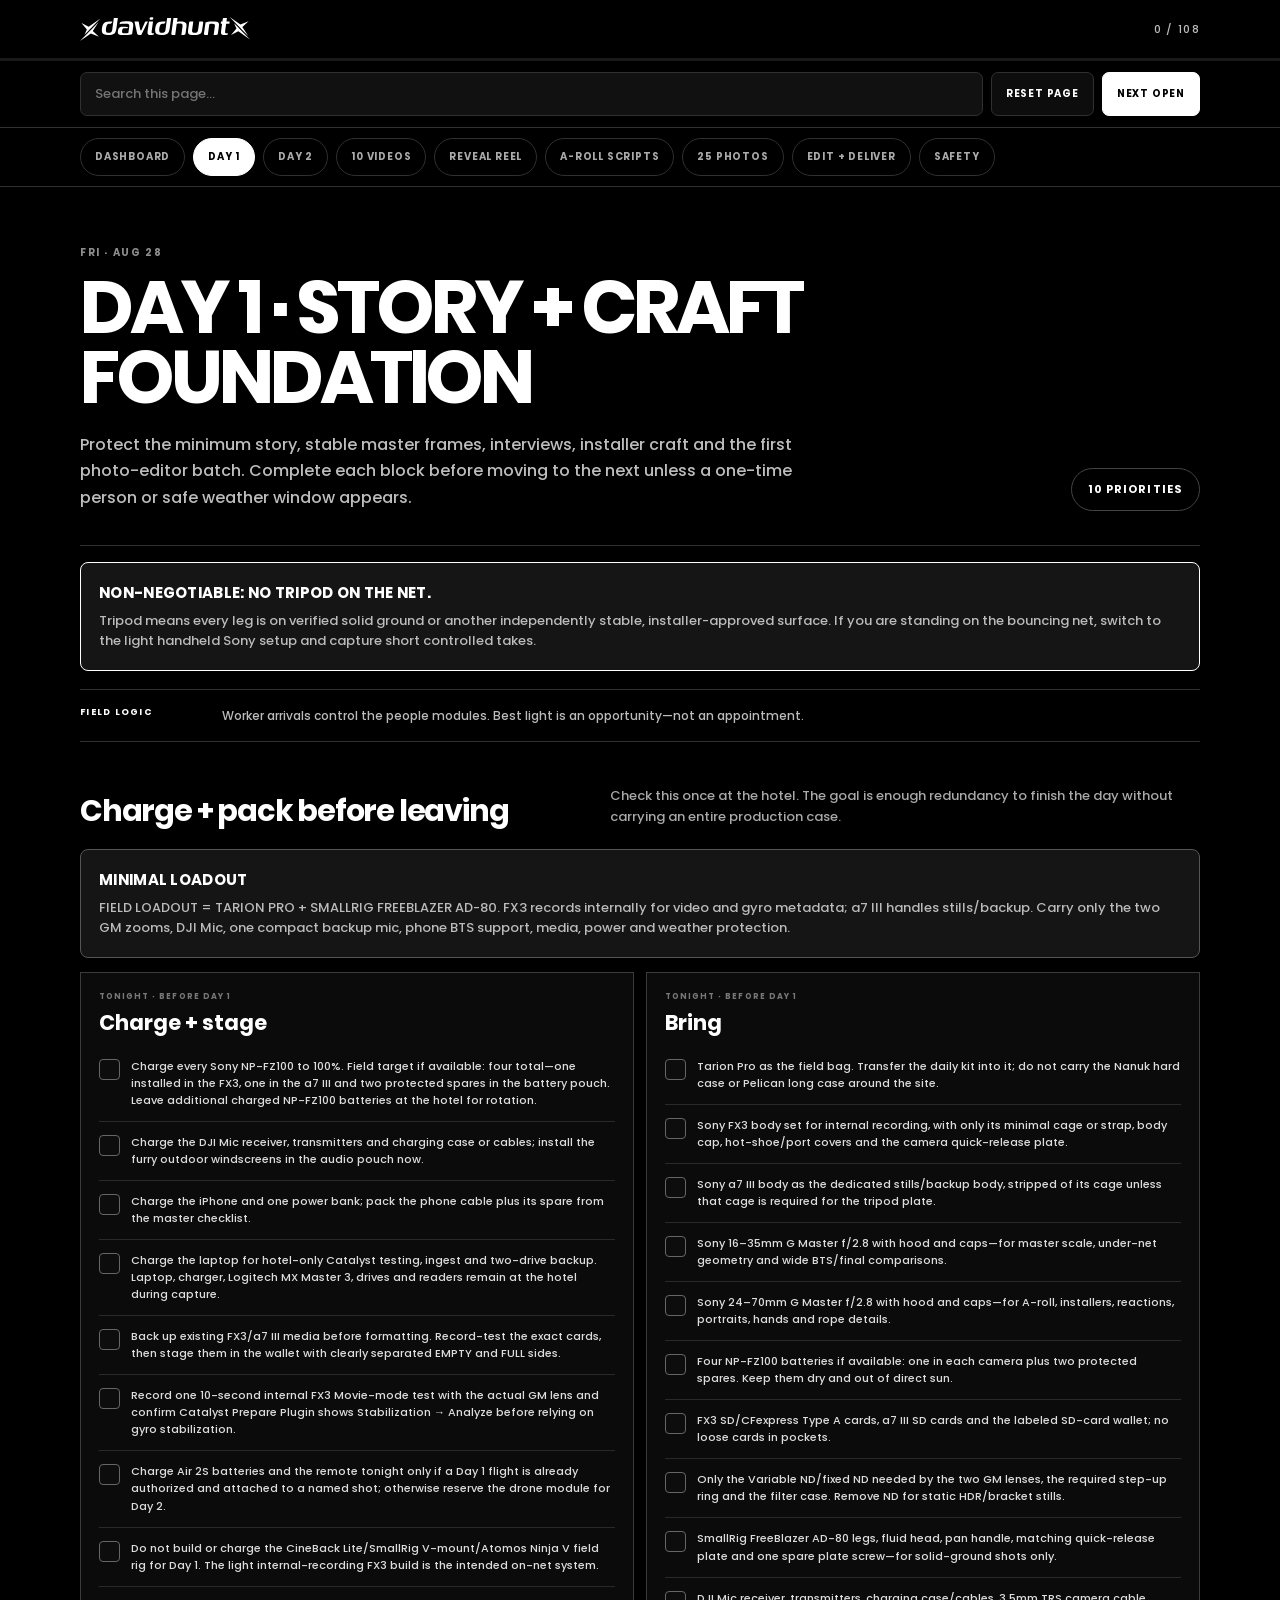
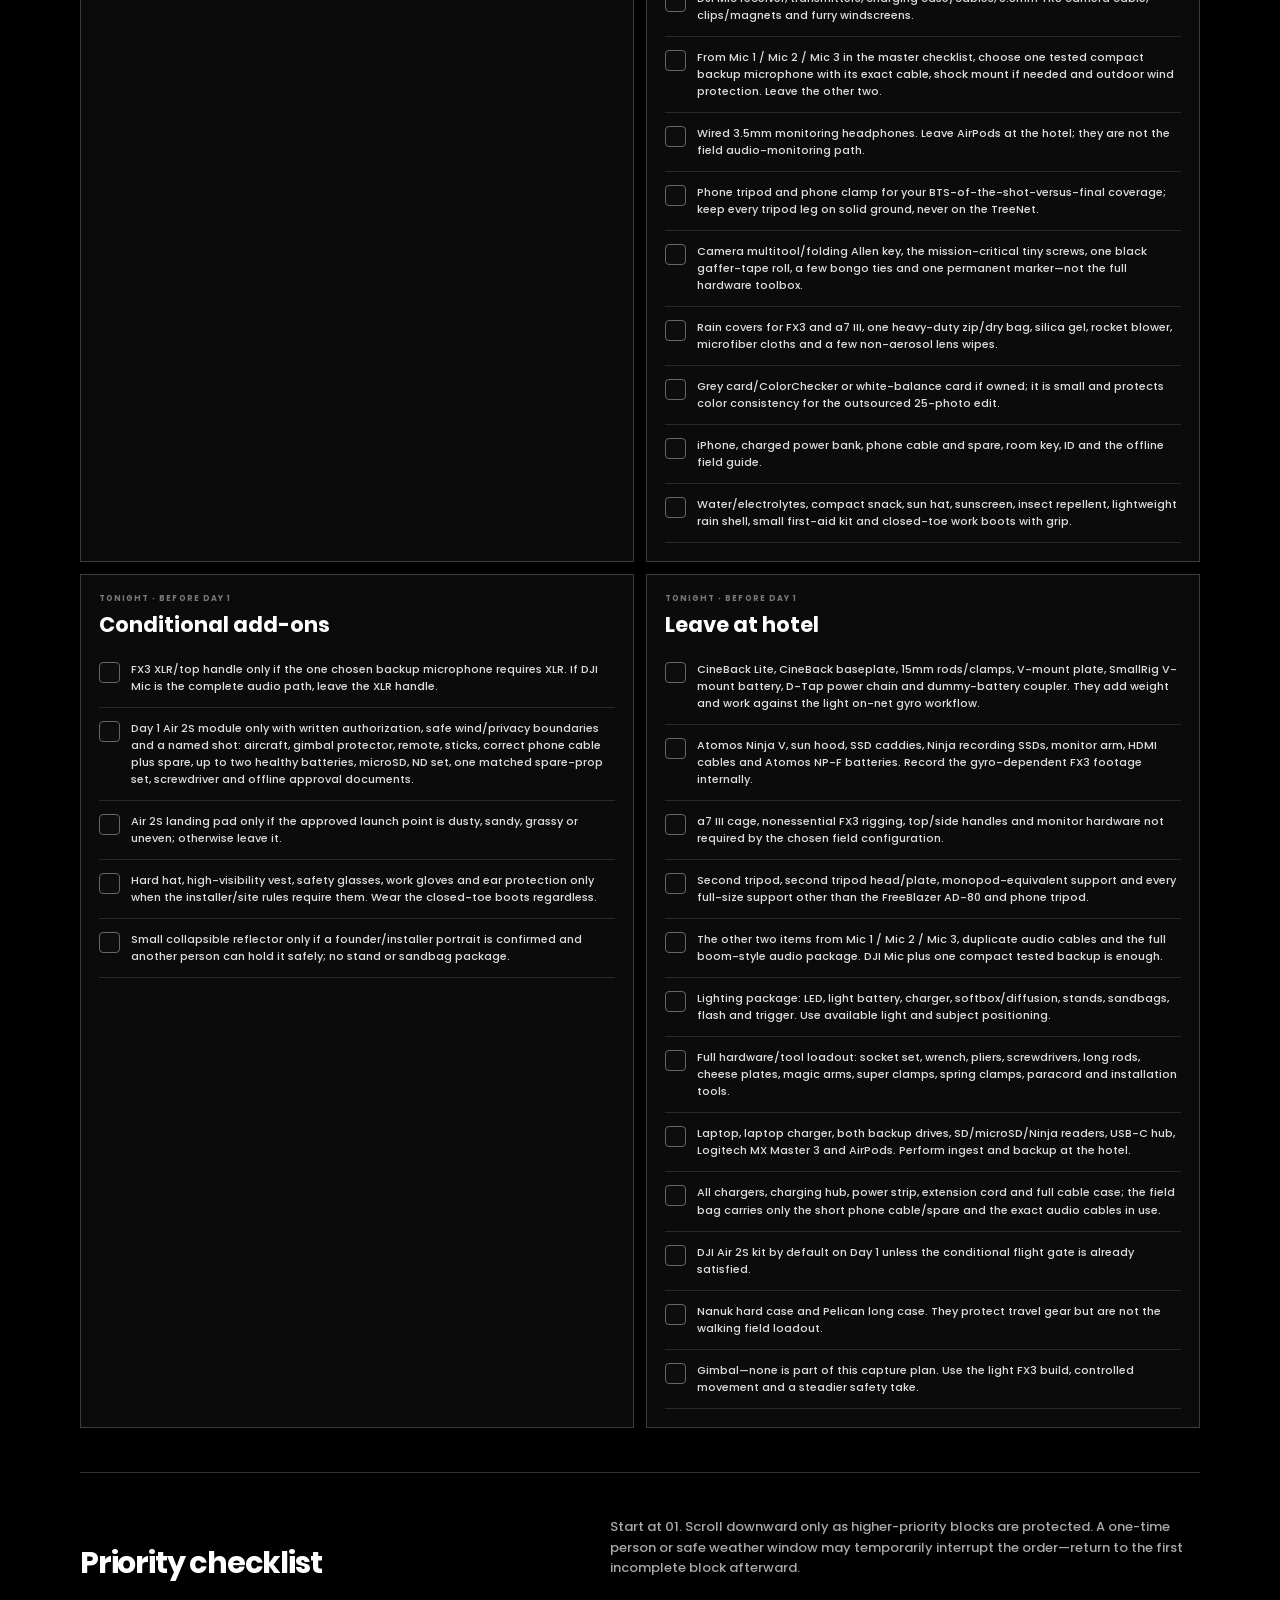
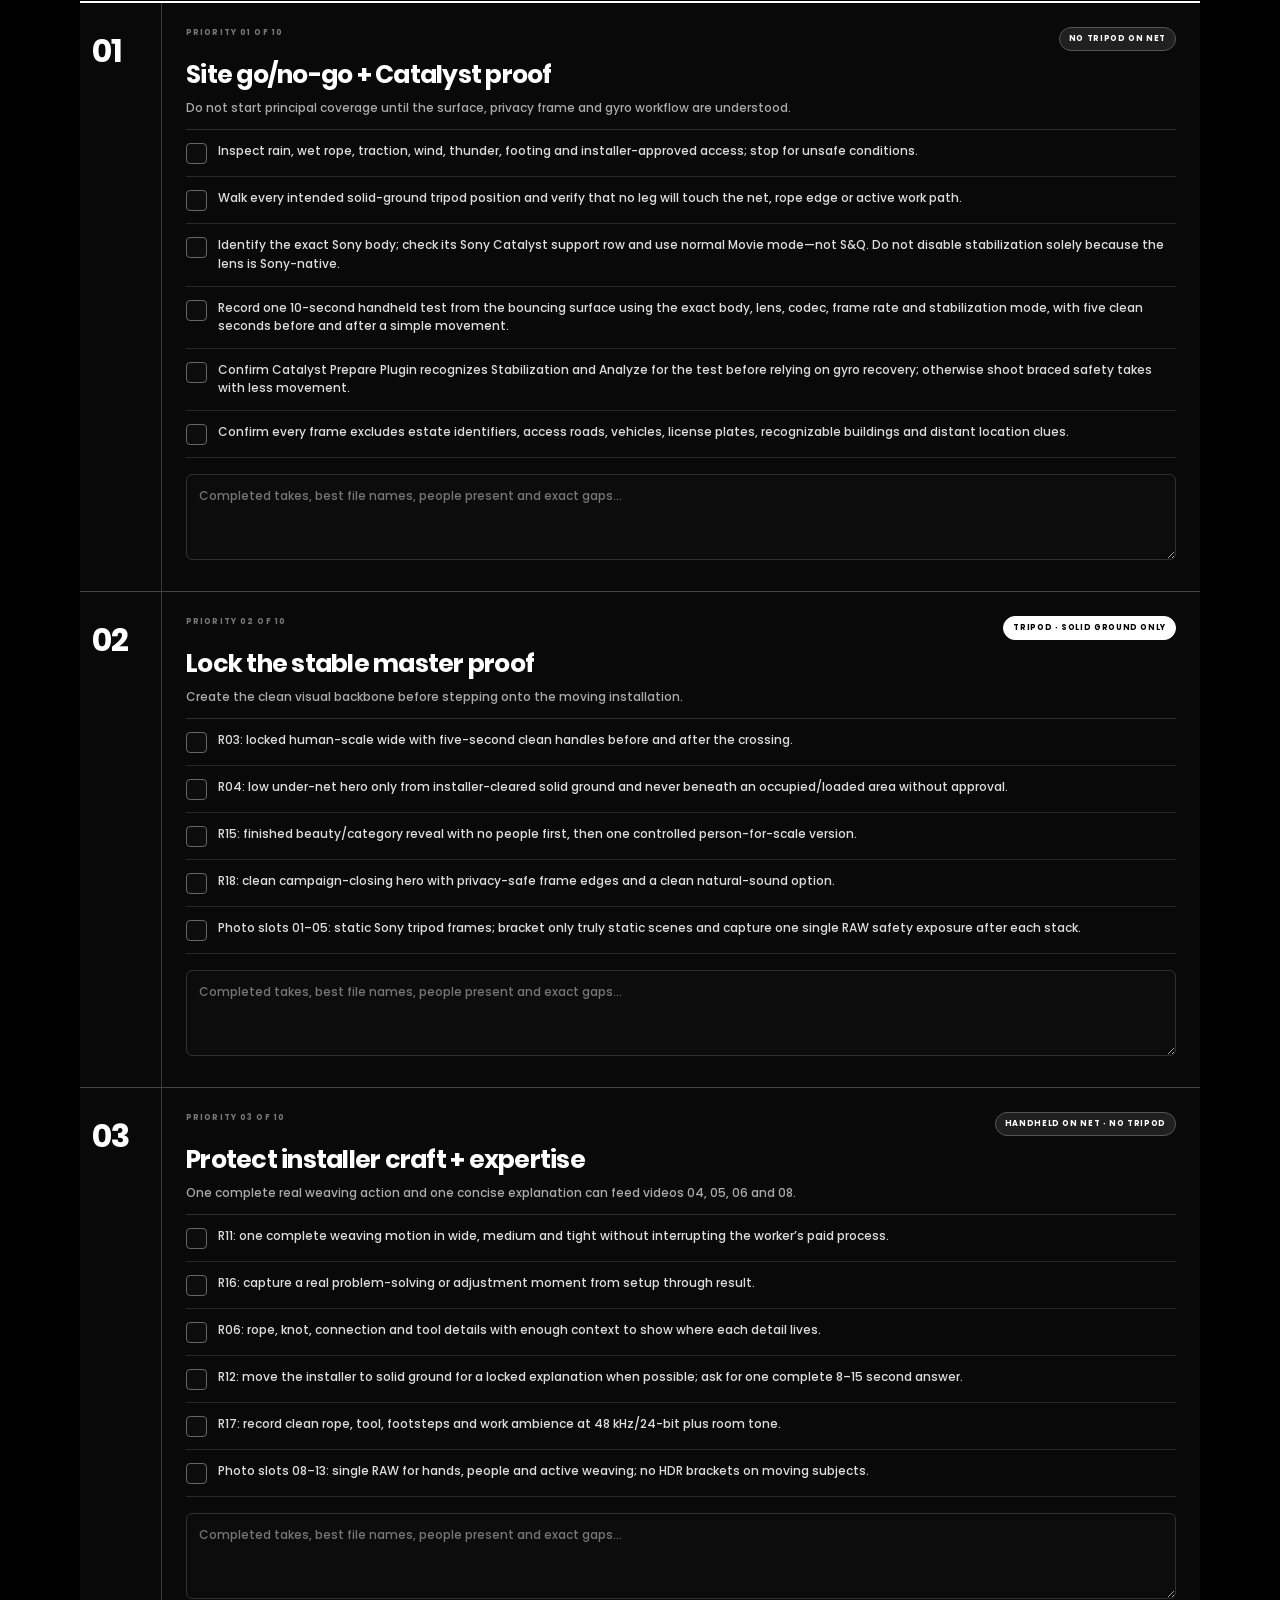
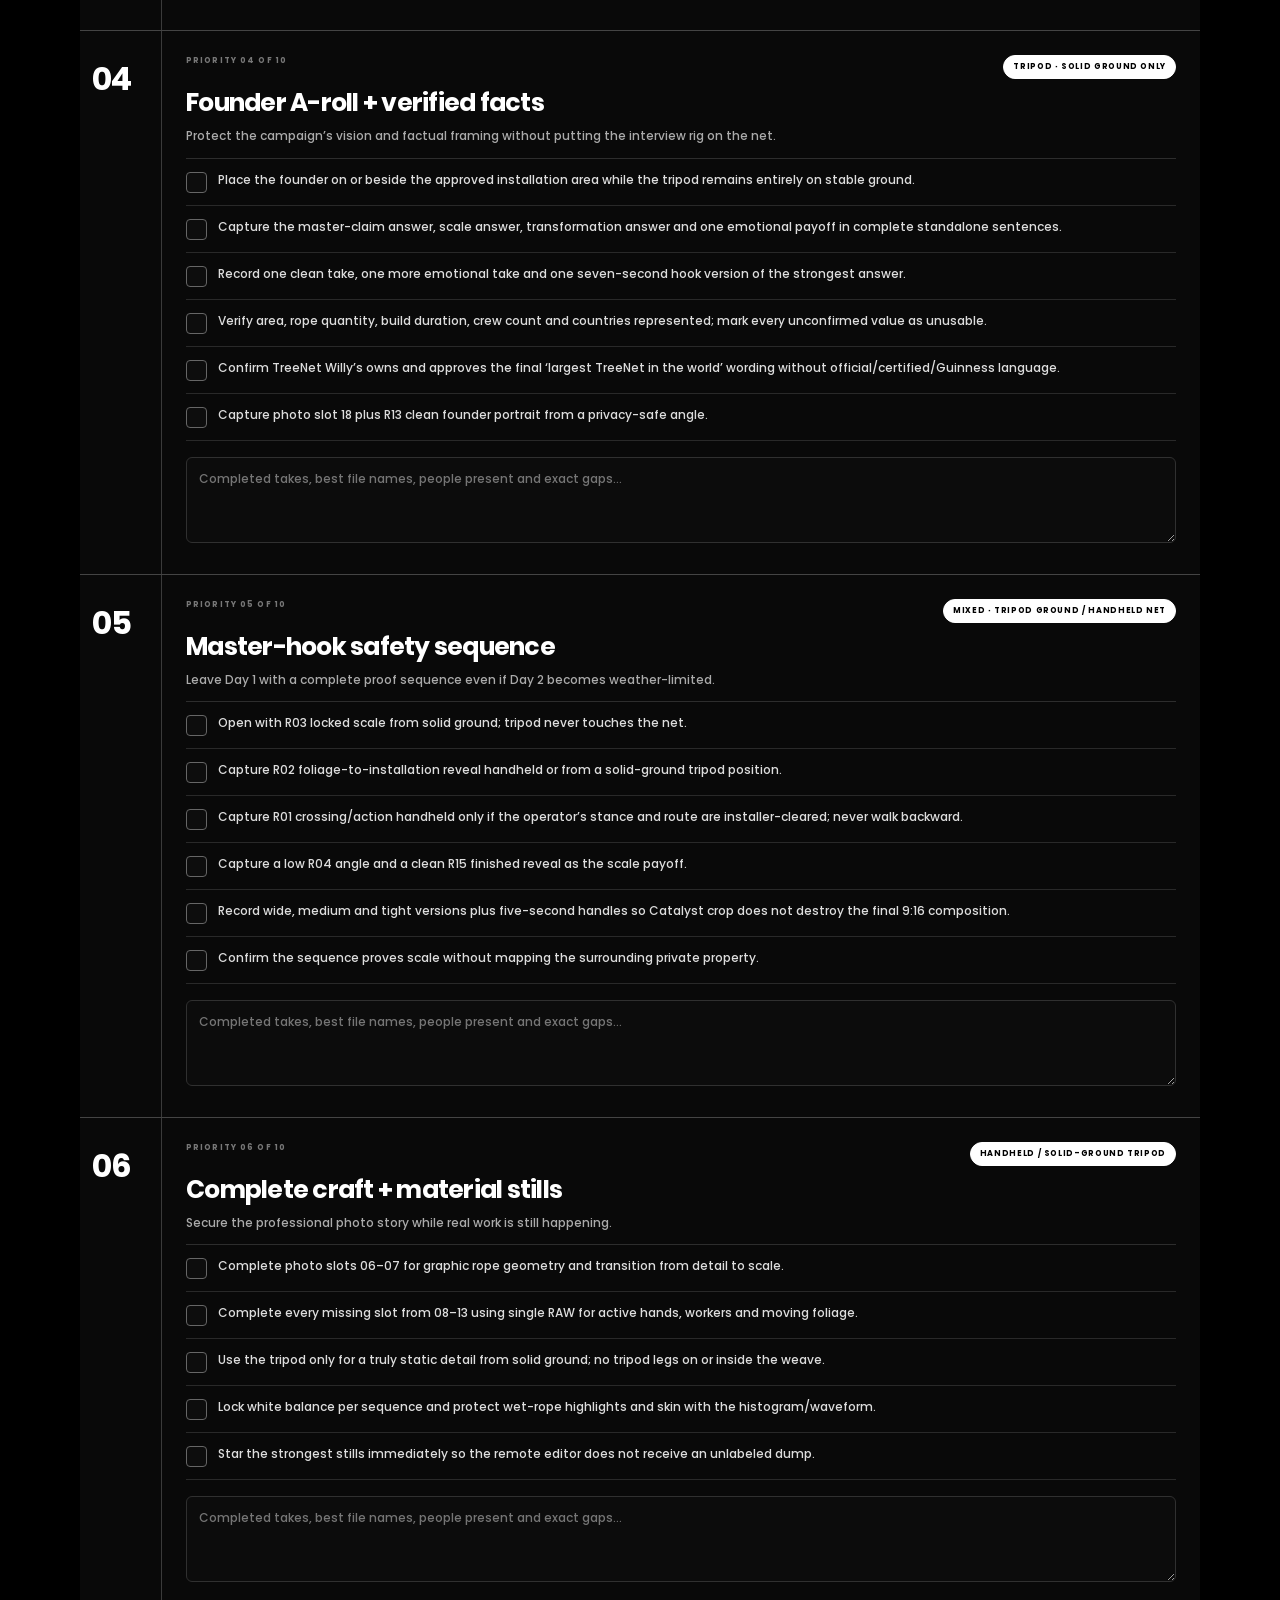
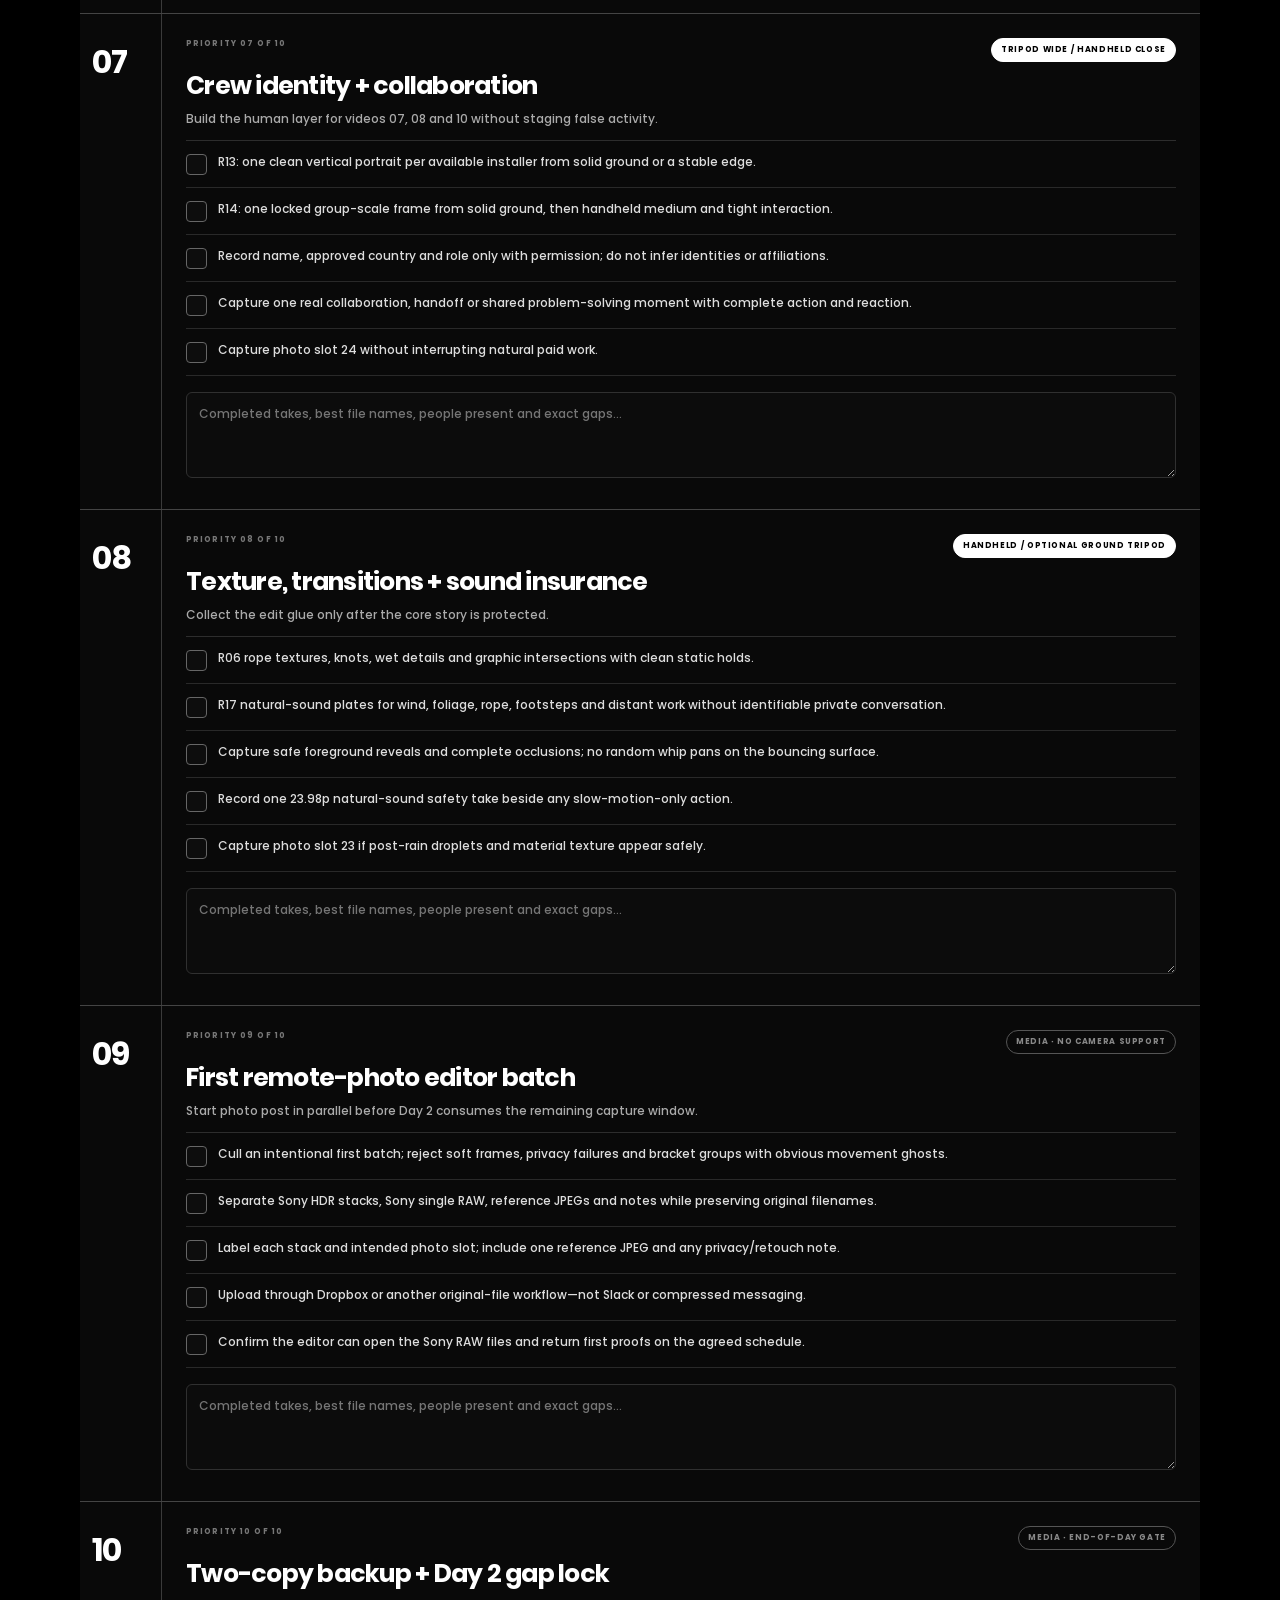
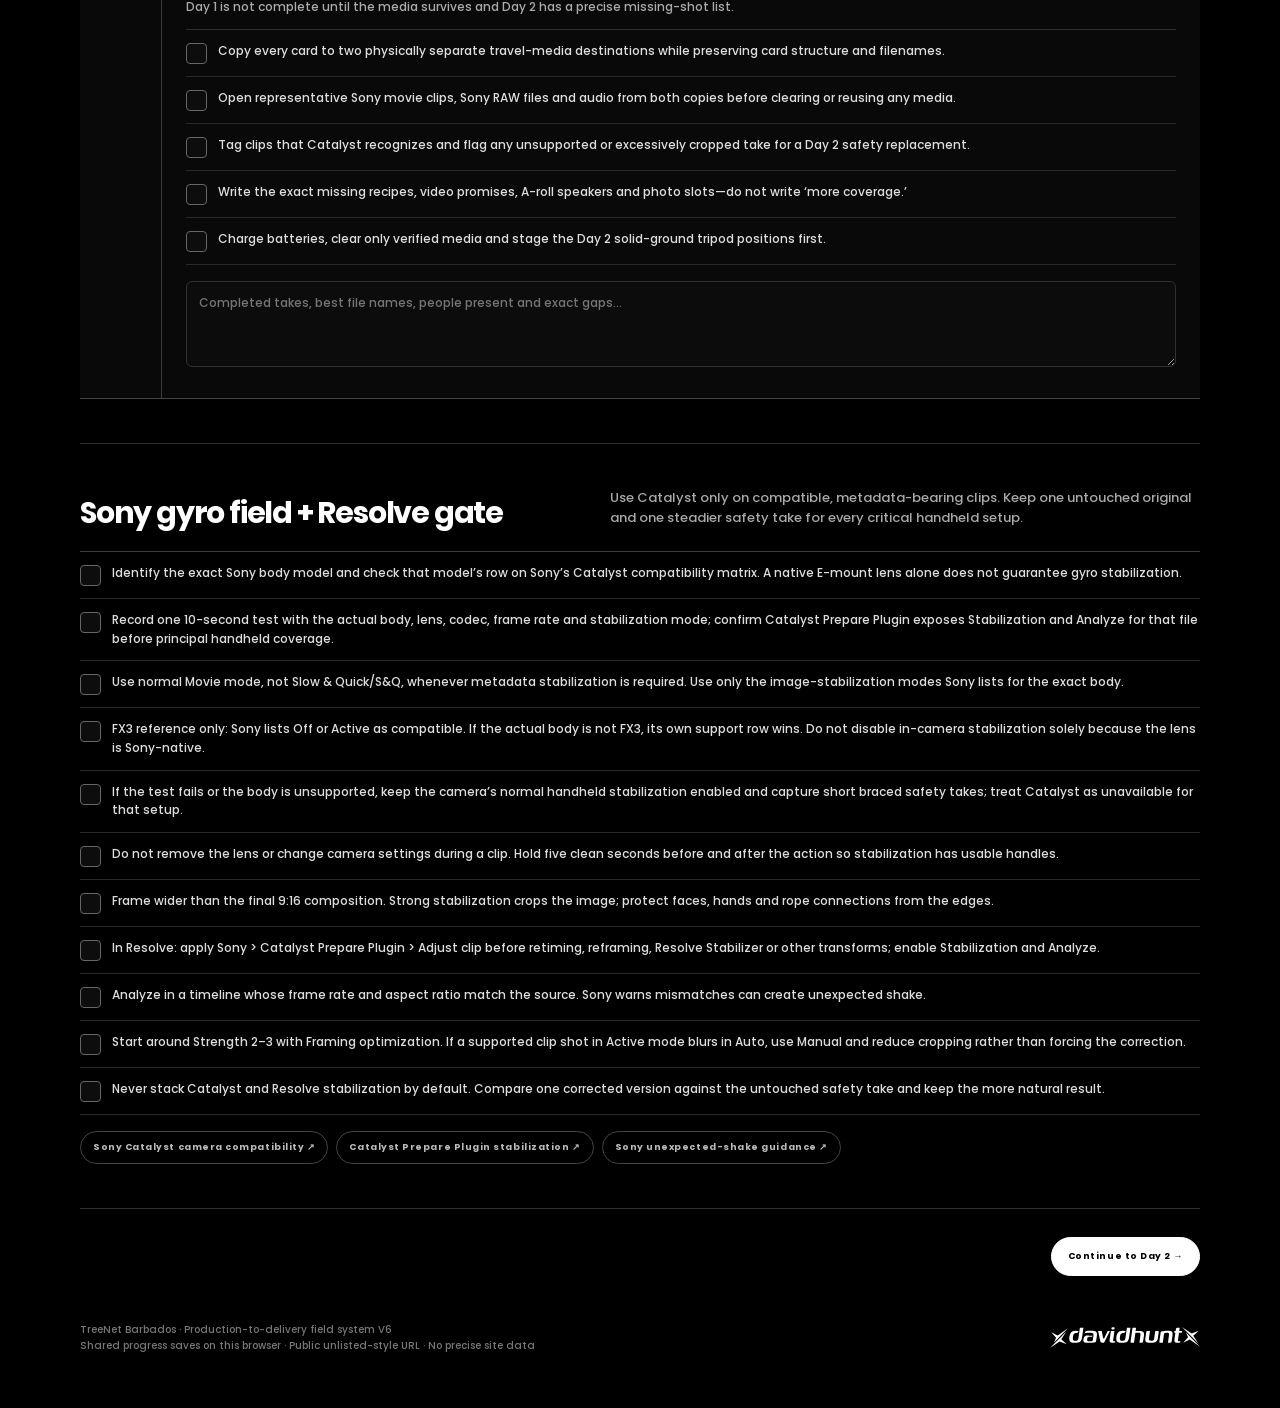
<file: day1.html>
<!doctype html><html lang="en"><head><meta charset="utf-8"><meta name="viewport" content="width=device-width,initial-scale=1,viewport-fit=cover"><meta name="robots" content="noindex,nofollow,noarchive"><meta name="theme-color" content="#000000"><title>Day 1 · TreeNet Barbados</title><link rel="icon" href="assets/xdavidhuntx-MainLogo-Whiteout.svg" type="image/svg+xml"><link rel="stylesheet" href="assets/styles.css"></head><body data-page="day1"><a class="skip" href="#main">Skip to content</a><header class="top"><div class="wrap topline"><img class="logo" src="assets/xdavidhuntx-MainLogo-Whiteout.svg" alt="xdavidhuntx"><div class="page-progress" id="stats">0 / 0</div></div><div class="progress"><span id="bar"></span></div><div class="wrap tools"><input class="search" id="search" type="search" placeholder="Search this page…" aria-label="Search this page"><button class="btn" id="reset" type="button">Reset page</button><button class="btn primary" id="nextOpen" type="button">Next open</button></div></header><nav class="nav"><div class="wrap navrow"><a href="index.html" data-page="home">Dashboard</a><a href="day1.html" data-page="day1">Day 1</a><a href="day2.html" data-page="day2">Day 2</a><a href="video.html" data-page="video">10 videos</a><a href="reveal.html" data-page="reveal">Reveal reel</a><a href="interviews.html" data-page="interviews">A-roll scripts</a><a href="photos.html" data-page="photos">25 photos</a><a href="edit.html" data-page="edit">Edit + deliver</a><a href="safety.html" data-page="safety">Safety</a></div></nav><main id="main" class="wrap"><section class="page-intro"><div><span class="eyebrow">FRI · AUG 28</span><h1>DAY 1 · STORY + CRAFT FOUNDATION</h1><p>Protect the minimum story, stable master frames, interviews, installer craft and the first photo-editor batch. Complete each block before moving to the next unless a one-time person or safe weather window appears.</p></div><span class="count-badge">10 PRIORITIES</span></section><div class="alert tripod-rule"><strong>NON-NEGOTIABLE: NO TRIPOD ON THE NET.</strong><p>Tripod means every leg is on verified solid ground or another independently stable, installer-approved surface. If you are standing on the bouncing net, switch to the light handheld Sony setup and capture short controlled takes.</p></div><div class="day-weather"><span>FIELD LOGIC</span><p>Worker arrivals control the people modules. Best light is an opportunity—not an appointment.</p></div><section class="section searchable"><div class="section-head"><h2>Charge + pack before leaving</h2><p>Check this once at the hotel. The goal is enough redundancy to finish the day without carrying an entire production case.</p></div><div class="alert loadout-rule"><strong>MINIMAL LOADOUT</strong><p>FIELD LOADOUT = TARION PRO + SMALLRIG FREEBLAZER AD-80. FX3 records internally for video and gyro metadata; a7 III handles stills/backup. Carry only the two GM zooms, DJI Mic, one compact backup mic, phone BTS support, media, power and weather protection.</p></div><div class="loadout-grid"><article class="loadout-panel searchable"><span>TONIGHT · BEFORE DAY 1</span><h3>Charge + stage</h3><div class="checks"><label class="check searchable"><input type="checkbox" data-id="loadout-0-charge-0"><span>Charge every Sony NP-FZ100 to 100%. Field target if available: four total—one installed in the FX3, one in the a7 III and two protected spares in the battery pouch. Leave additional charged NP-FZ100 batteries at the hotel for rotation.</span></label><label class="check searchable"><input type="checkbox" data-id="loadout-0-charge-1"><span>Charge the DJI Mic receiver, transmitters and charging case or cables; install the furry outdoor windscreens in the audio pouch now.</span></label><label class="check searchable"><input type="checkbox" data-id="loadout-0-charge-2"><span>Charge the iPhone and one power bank; pack the phone cable plus its spare from the master checklist.</span></label><label class="check searchable"><input type="checkbox" data-id="loadout-0-charge-3"><span>Charge the laptop for hotel-only Catalyst testing, ingest and two-drive backup. Laptop, charger, Logitech MX Master 3, drives and readers remain at the hotel during capture.</span></label><label class="check searchable"><input type="checkbox" data-id="loadout-0-charge-4"><span>Back up existing FX3/a7 III media before formatting. Record-test the exact cards, then stage them in the wallet with clearly separated EMPTY and FULL sides.</span></label><label class="check searchable"><input type="checkbox" data-id="loadout-0-charge-5"><span>Record one 10-second internal FX3 Movie-mode test with the actual GM lens and confirm Catalyst Prepare Plugin shows Stabilization → Analyze before relying on gyro stabilization.</span></label><label class="check searchable"><input type="checkbox" data-id="loadout-0-charge-6"><span>Charge Air 2S batteries and the remote tonight only if a Day 1 flight is already authorized and attached to a named shot; otherwise reserve the drone module for Day 2.</span></label><label class="check searchable"><input type="checkbox" data-id="loadout-0-charge-7"><span>Do not build or charge the CineBack Lite/SmallRig V-mount/Atomos Ninja V field rig for Day 1. The light internal-recording FX3 build is the intended on-net system.</span></label></div></article><article class="loadout-panel searchable"><span>TONIGHT · BEFORE DAY 1</span><h3>Bring</h3><div class="checks"><label class="check searchable"><input type="checkbox" data-id="loadout-0-bring-0"><span>Tarion Pro as the field bag. Transfer the daily kit into it; do not carry the Nanuk hard case or Pelican long case around the site.</span></label><label class="check searchable"><input type="checkbox" data-id="loadout-0-bring-1"><span>Sony FX3 body set for internal recording, with only its minimal cage or strap, body cap, hot-shoe/port covers and the camera quick-release plate.</span></label><label class="check searchable"><input type="checkbox" data-id="loadout-0-bring-2"><span>Sony a7 III body as the dedicated stills/backup body, stripped of its cage unless that cage is required for the tripod plate.</span></label><label class="check searchable"><input type="checkbox" data-id="loadout-0-bring-3"><span>Sony 16–35mm G Master f/2.8 with hood and caps—for master scale, under-net geometry and wide BTS/final comparisons.</span></label><label class="check searchable"><input type="checkbox" data-id="loadout-0-bring-4"><span>Sony 24–70mm G Master f/2.8 with hood and caps—for A-roll, installers, reactions, portraits, hands and rope details.</span></label><label class="check searchable"><input type="checkbox" data-id="loadout-0-bring-5"><span>Four NP-FZ100 batteries if available: one in each camera plus two protected spares. Keep them dry and out of direct sun.</span></label><label class="check searchable"><input type="checkbox" data-id="loadout-0-bring-6"><span>FX3 SD/CFexpress Type A cards, a7 III SD cards and the labeled SD-card wallet; no loose cards in pockets.</span></label><label class="check searchable"><input type="checkbox" data-id="loadout-0-bring-7"><span>Only the Variable ND/fixed ND needed by the two GM lenses, the required step-up ring and the filter case. Remove ND for static HDR/bracket stills.</span></label><label class="check searchable"><input type="checkbox" data-id="loadout-0-bring-8"><span>SmallRig FreeBlazer AD-80 legs, fluid head, pan handle, matching quick-release plate and one spare plate screw—for solid-ground shots only.</span></label><label class="check searchable"><input type="checkbox" data-id="loadout-0-bring-9"><span>DJI Mic receiver, transmitters, charging case/cables, 3.5mm TRS camera cable, clips/magnets and furry windscreens.</span></label><label class="check searchable"><input type="checkbox" data-id="loadout-0-bring-10"><span>From Mic 1 / Mic 2 / Mic 3 in the master checklist, choose one tested compact backup microphone with its exact cable, shock mount if needed and outdoor wind protection. Leave the other two.</span></label><label class="check searchable"><input type="checkbox" data-id="loadout-0-bring-11"><span>Wired 3.5mm monitoring headphones. Leave AirPods at the hotel; they are not the field audio-monitoring path.</span></label><label class="check searchable"><input type="checkbox" data-id="loadout-0-bring-12"><span>Phone tripod and phone clamp for your BTS-of-the-shot-versus-final coverage; keep every tripod leg on solid ground, never on the TreeNet.</span></label><label class="check searchable"><input type="checkbox" data-id="loadout-0-bring-13"><span>Camera multitool/folding Allen key, the mission-critical tiny screws, one black gaffer-tape roll, a few bongo ties and one permanent marker—not the full hardware toolbox.</span></label><label class="check searchable"><input type="checkbox" data-id="loadout-0-bring-14"><span>Rain covers for FX3 and a7 III, one heavy-duty zip/dry bag, silica gel, rocket blower, microfiber cloths and a few non-aerosol lens wipes.</span></label><label class="check searchable"><input type="checkbox" data-id="loadout-0-bring-15"><span>Grey card/ColorChecker or white-balance card if owned; it is small and protects color consistency for the outsourced 25-photo edit.</span></label><label class="check searchable"><input type="checkbox" data-id="loadout-0-bring-16"><span>iPhone, charged power bank, phone cable and spare, room key, ID and the offline field guide.</span></label><label class="check searchable"><input type="checkbox" data-id="loadout-0-bring-17"><span>Water/electrolytes, compact snack, sun hat, sunscreen, insect repellent, lightweight rain shell, small first-aid kit and closed-toe work boots with grip.</span></label></div></article><article class="loadout-panel searchable"><span>TONIGHT · BEFORE DAY 1</span><h3>Conditional add-ons</h3><div class="checks"><label class="check searchable"><input type="checkbox" data-id="loadout-0-conditional-0"><span>FX3 XLR/top handle only if the one chosen backup microphone requires XLR. If DJI Mic is the complete audio path, leave the XLR handle.</span></label><label class="check searchable"><input type="checkbox" data-id="loadout-0-conditional-1"><span>Day 1 Air 2S module only with written authorization, safe wind/privacy boundaries and a named shot: aircraft, gimbal protector, remote, sticks, correct phone cable plus spare, up to two healthy batteries, microSD, ND set, one matched spare-prop set, screwdriver and offline approval documents.</span></label><label class="check searchable"><input type="checkbox" data-id="loadout-0-conditional-2"><span>Air 2S landing pad only if the approved launch point is dusty, sandy, grassy or uneven; otherwise leave it.</span></label><label class="check searchable"><input type="checkbox" data-id="loadout-0-conditional-3"><span>Hard hat, high-visibility vest, safety glasses, work gloves and ear protection only when the installer/site rules require them. Wear the closed-toe boots regardless.</span></label><label class="check searchable"><input type="checkbox" data-id="loadout-0-conditional-4"><span>Small collapsible reflector only if a founder/installer portrait is confirmed and another person can hold it safely; no stand or sandbag package.</span></label></div></article><article class="loadout-panel searchable"><span>TONIGHT · BEFORE DAY 1</span><h3>Leave at hotel</h3><div class="checks"><label class="check searchable"><input type="checkbox" data-id="loadout-0-leave-0"><span>CineBack Lite, CineBack baseplate, 15mm rods/clamps, V-mount plate, SmallRig V-mount battery, D-Tap power chain and dummy-battery coupler. They add weight and work against the light on-net gyro workflow.</span></label><label class="check searchable"><input type="checkbox" data-id="loadout-0-leave-1"><span>Atomos Ninja V, sun hood, SSD caddies, Ninja recording SSDs, monitor arm, HDMI cables and Atomos NP-F batteries. Record the gyro-dependent FX3 footage internally.</span></label><label class="check searchable"><input type="checkbox" data-id="loadout-0-leave-2"><span>a7 III cage, nonessential FX3 rigging, top/side handles and monitor hardware not required by the chosen field configuration.</span></label><label class="check searchable"><input type="checkbox" data-id="loadout-0-leave-3"><span>Second tripod, second tripod head/plate, monopod-equivalent support and every full-size support other than the FreeBlazer AD-80 and phone tripod.</span></label><label class="check searchable"><input type="checkbox" data-id="loadout-0-leave-4"><span>The other two items from Mic 1 / Mic 2 / Mic 3, duplicate audio cables and the full boom-style audio package. DJI Mic plus one compact tested backup is enough.</span></label><label class="check searchable"><input type="checkbox" data-id="loadout-0-leave-5"><span>Lighting package: LED, light battery, charger, softbox/diffusion, stands, sandbags, flash and trigger. Use available light and subject positioning.</span></label><label class="check searchable"><input type="checkbox" data-id="loadout-0-leave-6"><span>Full hardware/tool loadout: socket set, wrench, pliers, screwdrivers, long rods, cheese plates, magic arms, super clamps, spring clamps, paracord and installation tools.</span></label><label class="check searchable"><input type="checkbox" data-id="loadout-0-leave-7"><span>Laptop, laptop charger, both backup drives, SD/microSD/Ninja readers, USB-C hub, Logitech MX Master 3 and AirPods. Perform ingest and backup at the hotel.</span></label><label class="check searchable"><input type="checkbox" data-id="loadout-0-leave-8"><span>All chargers, charging hub, power strip, extension cord and full cable case; the field bag carries only the short phone cable/spare and the exact audio cables in use.</span></label><label class="check searchable"><input type="checkbox" data-id="loadout-0-leave-9"><span>DJI Air 2S kit by default on Day 1 unless the conditional flight gate is already satisfied.</span></label><label class="check searchable"><input type="checkbox" data-id="loadout-0-leave-10"><span>Nanuk hard case and Pelican long case. They protect travel gear but are not the walking field loadout.</span></label><label class="check searchable"><input type="checkbox" data-id="loadout-0-leave-11"><span>Gimbal—none is part of this capture plan. Use the light FX3 build, controlled movement and a steadier safety take.</span></label></div></article></div></section><section class="section searchable"><div class="section-head"><h2>Priority checklist</h2><p>Start at 01. Scroll downward only as higher-priority blocks are protected. A one-time person or safe weather window may temporarily interrupt the order—return to the first incomplete block afterward.</p></div><div class="priority-list"><article class="priority-step searchable" data-priority="01"><div class="priority-number">01</div><div class="priority-content"><div class="priority-top"><span>PRIORITY 01 OF 10</span><b class="support-badge handheld">NO TRIPOD ON NET</b></div><h3>Site go/no-go + Catalyst proof</h3><p class="priority-objective">Do not start principal coverage until the surface, privacy frame and gyro workflow are understood.</p><div class="checks priority-checks"><label class="check searchable"><input type="checkbox" data-id="day-0-step-0-item-0"><span>Inspect rain, wet rope, traction, wind, thunder, footing and installer-approved access; stop for unsafe conditions.</span></label><label class="check searchable"><input type="checkbox" data-id="day-0-step-0-item-1"><span>Walk every intended solid-ground tripod position and verify that no leg will touch the net, rope edge or active work path.</span></label><label class="check searchable"><input type="checkbox" data-id="day-0-step-0-item-2"><span>Identify the exact Sony body; check its Sony Catalyst support row and use normal Movie mode—not S&amp;Q. Do not disable stabilization solely because the lens is Sony-native.</span></label><label class="check searchable"><input type="checkbox" data-id="day-0-step-0-item-3"><span>Record one 10-second handheld test from the bouncing surface using the exact body, lens, codec, frame rate and stabilization mode, with five clean seconds before and after a simple movement.</span></label><label class="check searchable"><input type="checkbox" data-id="day-0-step-0-item-4"><span>Confirm Catalyst Prepare Plugin recognizes Stabilization and Analyze for the test before relying on gyro recovery; otherwise shoot braced safety takes with less movement.</span></label><label class="check searchable"><input type="checkbox" data-id="day-0-step-0-item-5"><span>Confirm every frame excludes estate identifiers, access roads, vehicles, license plates, recognizable buildings and distant location clues.</span></label></div><textarea class="notes" data-note="day-0-step-0" placeholder="Completed takes, best file names, people present and exact gaps…"></textarea></div></article><article class="priority-step searchable" data-priority="02"><div class="priority-number">02</div><div class="priority-content"><div class="priority-top"><span>PRIORITY 02 OF 10</span><b class="support-badge tripod">TRIPOD · SOLID GROUND ONLY</b></div><h3>Lock the stable master proof</h3><p class="priority-objective">Create the clean visual backbone before stepping onto the moving installation.</p><div class="checks priority-checks"><label class="check searchable"><input type="checkbox" data-id="day-0-step-1-item-0"><span>R03: locked human-scale wide with five-second clean handles before and after the crossing.</span></label><label class="check searchable"><input type="checkbox" data-id="day-0-step-1-item-1"><span>R04: low under-net hero only from installer-cleared solid ground and never beneath an occupied/loaded area without approval.</span></label><label class="check searchable"><input type="checkbox" data-id="day-0-step-1-item-2"><span>R15: finished beauty/category reveal with no people first, then one controlled person-for-scale version.</span></label><label class="check searchable"><input type="checkbox" data-id="day-0-step-1-item-3"><span>R18: clean campaign-closing hero with privacy-safe frame edges and a clean natural-sound option.</span></label><label class="check searchable"><input type="checkbox" data-id="day-0-step-1-item-4"><span>Photo slots 01–05: static Sony tripod frames; bracket only truly static scenes and capture one single RAW safety exposure after each stack.</span></label></div><textarea class="notes" data-note="day-0-step-1" placeholder="Completed takes, best file names, people present and exact gaps…"></textarea></div></article><article class="priority-step searchable" data-priority="03"><div class="priority-number">03</div><div class="priority-content"><div class="priority-top"><span>PRIORITY 03 OF 10</span><b class="support-badge handheld">HANDHELD ON NET · NO TRIPOD</b></div><h3>Protect installer craft + expertise</h3><p class="priority-objective">One complete real weaving action and one concise explanation can feed videos 04, 05, 06 and 08.</p><div class="checks priority-checks"><label class="check searchable"><input type="checkbox" data-id="day-0-step-2-item-0"><span>R11: one complete weaving motion in wide, medium and tight without interrupting the worker’s paid process.</span></label><label class="check searchable"><input type="checkbox" data-id="day-0-step-2-item-1"><span>R16: capture a real problem-solving or adjustment moment from setup through result.</span></label><label class="check searchable"><input type="checkbox" data-id="day-0-step-2-item-2"><span>R06: rope, knot, connection and tool details with enough context to show where each detail lives.</span></label><label class="check searchable"><input type="checkbox" data-id="day-0-step-2-item-3"><span>R12: move the installer to solid ground for a locked explanation when possible; ask for one complete 8–15 second answer.</span></label><label class="check searchable"><input type="checkbox" data-id="day-0-step-2-item-4"><span>R17: record clean rope, tool, footsteps and work ambience at 48 kHz/24-bit plus room tone.</span></label><label class="check searchable"><input type="checkbox" data-id="day-0-step-2-item-5"><span>Photo slots 08–13: single RAW for hands, people and active weaving; no HDR brackets on moving subjects.</span></label></div><textarea class="notes" data-note="day-0-step-2" placeholder="Completed takes, best file names, people present and exact gaps…"></textarea></div></article><article class="priority-step searchable" data-priority="04"><div class="priority-number">04</div><div class="priority-content"><div class="priority-top"><span>PRIORITY 04 OF 10</span><b class="support-badge tripod">TRIPOD · SOLID GROUND ONLY</b></div><h3>Founder A-roll + verified facts</h3><p class="priority-objective">Protect the campaign’s vision and factual framing without putting the interview rig on the net.</p><div class="checks priority-checks"><label class="check searchable"><input type="checkbox" data-id="day-0-step-3-item-0"><span>Place the founder on or beside the approved installation area while the tripod remains entirely on stable ground.</span></label><label class="check searchable"><input type="checkbox" data-id="day-0-step-3-item-1"><span>Capture the master-claim answer, scale answer, transformation answer and one emotional payoff in complete standalone sentences.</span></label><label class="check searchable"><input type="checkbox" data-id="day-0-step-3-item-2"><span>Record one clean take, one more emotional take and one seven-second hook version of the strongest answer.</span></label><label class="check searchable"><input type="checkbox" data-id="day-0-step-3-item-3"><span>Verify area, rope quantity, build duration, crew count and countries represented; mark every unconfirmed value as unusable.</span></label><label class="check searchable"><input type="checkbox" data-id="day-0-step-3-item-4"><span>Confirm TreeNet Willy’s owns and approves the final ‘largest TreeNet in the world’ wording without official/certified/Guinness language.</span></label><label class="check searchable"><input type="checkbox" data-id="day-0-step-3-item-5"><span>Capture photo slot 18 plus R13 clean founder portrait from a privacy-safe angle.</span></label></div><textarea class="notes" data-note="day-0-step-3" placeholder="Completed takes, best file names, people present and exact gaps…"></textarea></div></article><article class="priority-step searchable" data-priority="05"><div class="priority-number">05</div><div class="priority-content"><div class="priority-top"><span>PRIORITY 05 OF 10</span><b class="support-badge tripod">MIXED · TRIPOD GROUND / HANDHELD NET</b></div><h3>Master-hook safety sequence</h3><p class="priority-objective">Leave Day 1 with a complete proof sequence even if Day 2 becomes weather-limited.</p><div class="checks priority-checks"><label class="check searchable"><input type="checkbox" data-id="day-0-step-4-item-0"><span>Open with R03 locked scale from solid ground; tripod never touches the net.</span></label><label class="check searchable"><input type="checkbox" data-id="day-0-step-4-item-1"><span>Capture R02 foliage-to-installation reveal handheld or from a solid-ground tripod position.</span></label><label class="check searchable"><input type="checkbox" data-id="day-0-step-4-item-2"><span>Capture R01 crossing/action handheld only if the operator’s stance and route are installer-cleared; never walk backward.</span></label><label class="check searchable"><input type="checkbox" data-id="day-0-step-4-item-3"><span>Capture a low R04 angle and a clean R15 finished reveal as the scale payoff.</span></label><label class="check searchable"><input type="checkbox" data-id="day-0-step-4-item-4"><span>Record wide, medium and tight versions plus five-second handles so Catalyst crop does not destroy the final 9:16 composition.</span></label><label class="check searchable"><input type="checkbox" data-id="day-0-step-4-item-5"><span>Confirm the sequence proves scale without mapping the surrounding private property.</span></label></div><textarea class="notes" data-note="day-0-step-4" placeholder="Completed takes, best file names, people present and exact gaps…"></textarea></div></article><article class="priority-step searchable" data-priority="06"><div class="priority-number">06</div><div class="priority-content"><div class="priority-top"><span>PRIORITY 06 OF 10</span><b class="support-badge tripod">HANDHELD / SOLID-GROUND TRIPOD</b></div><h3>Complete craft + material stills</h3><p class="priority-objective">Secure the professional photo story while real work is still happening.</p><div class="checks priority-checks"><label class="check searchable"><input type="checkbox" data-id="day-0-step-5-item-0"><span>Complete photo slots 06–07 for graphic rope geometry and transition from detail to scale.</span></label><label class="check searchable"><input type="checkbox" data-id="day-0-step-5-item-1"><span>Complete every missing slot from 08–13 using single RAW for active hands, workers and moving foliage.</span></label><label class="check searchable"><input type="checkbox" data-id="day-0-step-5-item-2"><span>Use the tripod only for a truly static detail from solid ground; no tripod legs on or inside the weave.</span></label><label class="check searchable"><input type="checkbox" data-id="day-0-step-5-item-3"><span>Lock white balance per sequence and protect wet-rope highlights and skin with the histogram/waveform.</span></label><label class="check searchable"><input type="checkbox" data-id="day-0-step-5-item-4"><span>Star the strongest stills immediately so the remote editor does not receive an unlabeled dump.</span></label></div><textarea class="notes" data-note="day-0-step-5" placeholder="Completed takes, best file names, people present and exact gaps…"></textarea></div></article><article class="priority-step searchable" data-priority="07"><div class="priority-number">07</div><div class="priority-content"><div class="priority-top"><span>PRIORITY 07 OF 10</span><b class="support-badge tripod">TRIPOD WIDE / HANDHELD CLOSE</b></div><h3>Crew identity + collaboration</h3><p class="priority-objective">Build the human layer for videos 07, 08 and 10 without staging false activity.</p><div class="checks priority-checks"><label class="check searchable"><input type="checkbox" data-id="day-0-step-6-item-0"><span>R13: one clean vertical portrait per available installer from solid ground or a stable edge.</span></label><label class="check searchable"><input type="checkbox" data-id="day-0-step-6-item-1"><span>R14: one locked group-scale frame from solid ground, then handheld medium and tight interaction.</span></label><label class="check searchable"><input type="checkbox" data-id="day-0-step-6-item-2"><span>Record name, approved country and role only with permission; do not infer identities or affiliations.</span></label><label class="check searchable"><input type="checkbox" data-id="day-0-step-6-item-3"><span>Capture one real collaboration, handoff or shared problem-solving moment with complete action and reaction.</span></label><label class="check searchable"><input type="checkbox" data-id="day-0-step-6-item-4"><span>Capture photo slot 24 without interrupting natural paid work.</span></label></div><textarea class="notes" data-note="day-0-step-6" placeholder="Completed takes, best file names, people present and exact gaps…"></textarea></div></article><article class="priority-step searchable" data-priority="08"><div class="priority-number">08</div><div class="priority-content"><div class="priority-top"><span>PRIORITY 08 OF 10</span><b class="support-badge tripod">HANDHELD / OPTIONAL GROUND TRIPOD</b></div><h3>Texture, transitions + sound insurance</h3><p class="priority-objective">Collect the edit glue only after the core story is protected.</p><div class="checks priority-checks"><label class="check searchable"><input type="checkbox" data-id="day-0-step-7-item-0"><span>R06 rope textures, knots, wet details and graphic intersections with clean static holds.</span></label><label class="check searchable"><input type="checkbox" data-id="day-0-step-7-item-1"><span>R17 natural-sound plates for wind, foliage, rope, footsteps and distant work without identifiable private conversation.</span></label><label class="check searchable"><input type="checkbox" data-id="day-0-step-7-item-2"><span>Capture safe foreground reveals and complete occlusions; no random whip pans on the bouncing surface.</span></label><label class="check searchable"><input type="checkbox" data-id="day-0-step-7-item-3"><span>Record one 23.98p natural-sound safety take beside any slow-motion-only action.</span></label><label class="check searchable"><input type="checkbox" data-id="day-0-step-7-item-4"><span>Capture photo slot 23 if post-rain droplets and material texture appear safely.</span></label></div><textarea class="notes" data-note="day-0-step-7" placeholder="Completed takes, best file names, people present and exact gaps…"></textarea></div></article><article class="priority-step searchable" data-priority="09"><div class="priority-number">09</div><div class="priority-content"><div class="priority-top"><span>PRIORITY 09 OF 10</span><b class="support-badge media">MEDIA · NO CAMERA SUPPORT</b></div><h3>First remote-photo editor batch</h3><p class="priority-objective">Start photo post in parallel before Day 2 consumes the remaining capture window.</p><div class="checks priority-checks"><label class="check searchable"><input type="checkbox" data-id="day-0-step-8-item-0"><span>Cull an intentional first batch; reject soft frames, privacy failures and bracket groups with obvious movement ghosts.</span></label><label class="check searchable"><input type="checkbox" data-id="day-0-step-8-item-1"><span>Separate Sony HDR stacks, Sony single RAW, reference JPEGs and notes while preserving original filenames.</span></label><label class="check searchable"><input type="checkbox" data-id="day-0-step-8-item-2"><span>Label each stack and intended photo slot; include one reference JPEG and any privacy/retouch note.</span></label><label class="check searchable"><input type="checkbox" data-id="day-0-step-8-item-3"><span>Upload through Dropbox or another original-file workflow—not Slack or compressed messaging.</span></label><label class="check searchable"><input type="checkbox" data-id="day-0-step-8-item-4"><span>Confirm the editor can open the Sony RAW files and return first proofs on the agreed schedule.</span></label></div><textarea class="notes" data-note="day-0-step-8" placeholder="Completed takes, best file names, people present and exact gaps…"></textarea></div></article><article class="priority-step searchable" data-priority="10"><div class="priority-number">10</div><div class="priority-content"><div class="priority-top"><span>PRIORITY 10 OF 10</span><b class="support-badge media">MEDIA · END-OF-DAY GATE</b></div><h3>Two-copy backup + Day 2 gap lock</h3><p class="priority-objective">Day 1 is not complete until the media survives and Day 2 has a precise missing-shot list.</p><div class="checks priority-checks"><label class="check searchable"><input type="checkbox" data-id="day-0-step-9-item-0"><span>Copy every card to two physically separate travel-media destinations while preserving card structure and filenames.</span></label><label class="check searchable"><input type="checkbox" data-id="day-0-step-9-item-1"><span>Open representative Sony movie clips, Sony RAW files and audio from both copies before clearing or reusing any media.</span></label><label class="check searchable"><input type="checkbox" data-id="day-0-step-9-item-2"><span>Tag clips that Catalyst recognizes and flag any unsupported or excessively cropped take for a Day 2 safety replacement.</span></label><label class="check searchable"><input type="checkbox" data-id="day-0-step-9-item-3"><span>Write the exact missing recipes, video promises, A-roll speakers and photo slots—do not write ‘more coverage.’</span></label><label class="check searchable"><input type="checkbox" data-id="day-0-step-9-item-4"><span>Charge batteries, clear only verified media and stage the Day 2 solid-ground tripod positions first.</span></label></div><textarea class="notes" data-note="day-0-step-9" placeholder="Completed takes, best file names, people present and exact gaps…"></textarea></div></article></div></section><section class="section searchable"><div class="section-head"><h2>Sony gyro field + Resolve gate</h2><p>Use Catalyst only on compatible, metadata-bearing clips. Keep one untouched original and one steadier safety take for every critical handheld setup.</p></div><div class="checks catalyst-checks"><label class="check searchable"><input type="checkbox" data-id="catalyst-0-0"><span>Identify the exact Sony body model and check that model’s row on Sony’s Catalyst compatibility matrix. A native E-mount lens alone does not guarantee gyro stabilization.</span></label><label class="check searchable"><input type="checkbox" data-id="catalyst-0-1"><span>Record one 10-second test with the actual body, lens, codec, frame rate and stabilization mode; confirm Catalyst Prepare Plugin exposes Stabilization and Analyze for that file before principal handheld coverage.</span></label><label class="check searchable"><input type="checkbox" data-id="catalyst-0-2"><span>Use normal Movie mode, not Slow &amp; Quick/S&amp;Q, whenever metadata stabilization is required. Use only the image-stabilization modes Sony lists for the exact body.</span></label><label class="check searchable"><input type="checkbox" data-id="catalyst-0-3"><span>FX3 reference only: Sony lists Off or Active as compatible. If the actual body is not FX3, its own support row wins. Do not disable in-camera stabilization solely because the lens is Sony-native.</span></label><label class="check searchable"><input type="checkbox" data-id="catalyst-0-4"><span>If the test fails or the body is unsupported, keep the camera’s normal handheld stabilization enabled and capture short braced safety takes; treat Catalyst as unavailable for that setup.</span></label><label class="check searchable"><input type="checkbox" data-id="catalyst-0-5"><span>Do not remove the lens or change camera settings during a clip. Hold five clean seconds before and after the action so stabilization has usable handles.</span></label><label class="check searchable"><input type="checkbox" data-id="catalyst-0-6"><span>Frame wider than the final 9:16 composition. Strong stabilization crops the image; protect faces, hands and rope connections from the edges.</span></label><label class="check searchable"><input type="checkbox" data-id="catalyst-0-7"><span>In Resolve: apply Sony &gt; Catalyst Prepare Plugin &gt; Adjust clip before retiming, reframing, Resolve Stabilizer or other transforms; enable Stabilization and Analyze.</span></label><label class="check searchable"><input type="checkbox" data-id="catalyst-0-8"><span>Analyze in a timeline whose frame rate and aspect ratio match the source. Sony warns mismatches can create unexpected shake.</span></label><label class="check searchable"><input type="checkbox" data-id="catalyst-0-9"><span>Start around Strength 2–3 with Framing optimization. If a supported clip shot in Active mode blurs in Auto, use Manual and reduce cropping rather than forcing the correction.</span></label><label class="check searchable"><input type="checkbox" data-id="catalyst-0-10"><span>Never stack Catalyst and Resolve stabilization by default. Compare one corrected version against the untouched safety take and keep the more natural result.</span></label></div><div class="source-links"><a href="https://support.d-imaging.sony.co.jp/www/cscs/function/catalyst.php?fnc=1012&amp;area=jp&amp;lang=en" target="_blank" rel="noopener">Sony Catalyst camera compatibility ↗</a><a href="https://helpguide.sony.net/di-app/cdv/v1/en/Content/Stabilizing_clips.htm" target="_blank" rel="noopener">Catalyst Prepare Plugin stabilization ↗</a><a href="https://www.sony.com/electronics/support/articles/CCCT99032" target="_blank" rel="noopener">Sony unexpected-shake guidance ↗</a></div></section><div class="day-navigation"><a class="day-jump" href="day2.html">Continue to Day 2 →</a></div></main><div class="wrap empty" id="empty">No matching field-guide items.</div><footer class="wrap footer"><div>TreeNet Barbados · Production-to-delivery field system V6<br>Shared progress saves on this browser · Public unlisted-style URL · No precise site data</div><img src="assets/xdavidhuntx-MainLogo-Whiteout.svg" alt="xdavidhuntx"></footer><script src="assets/app.js"></script></body></html>
</file>
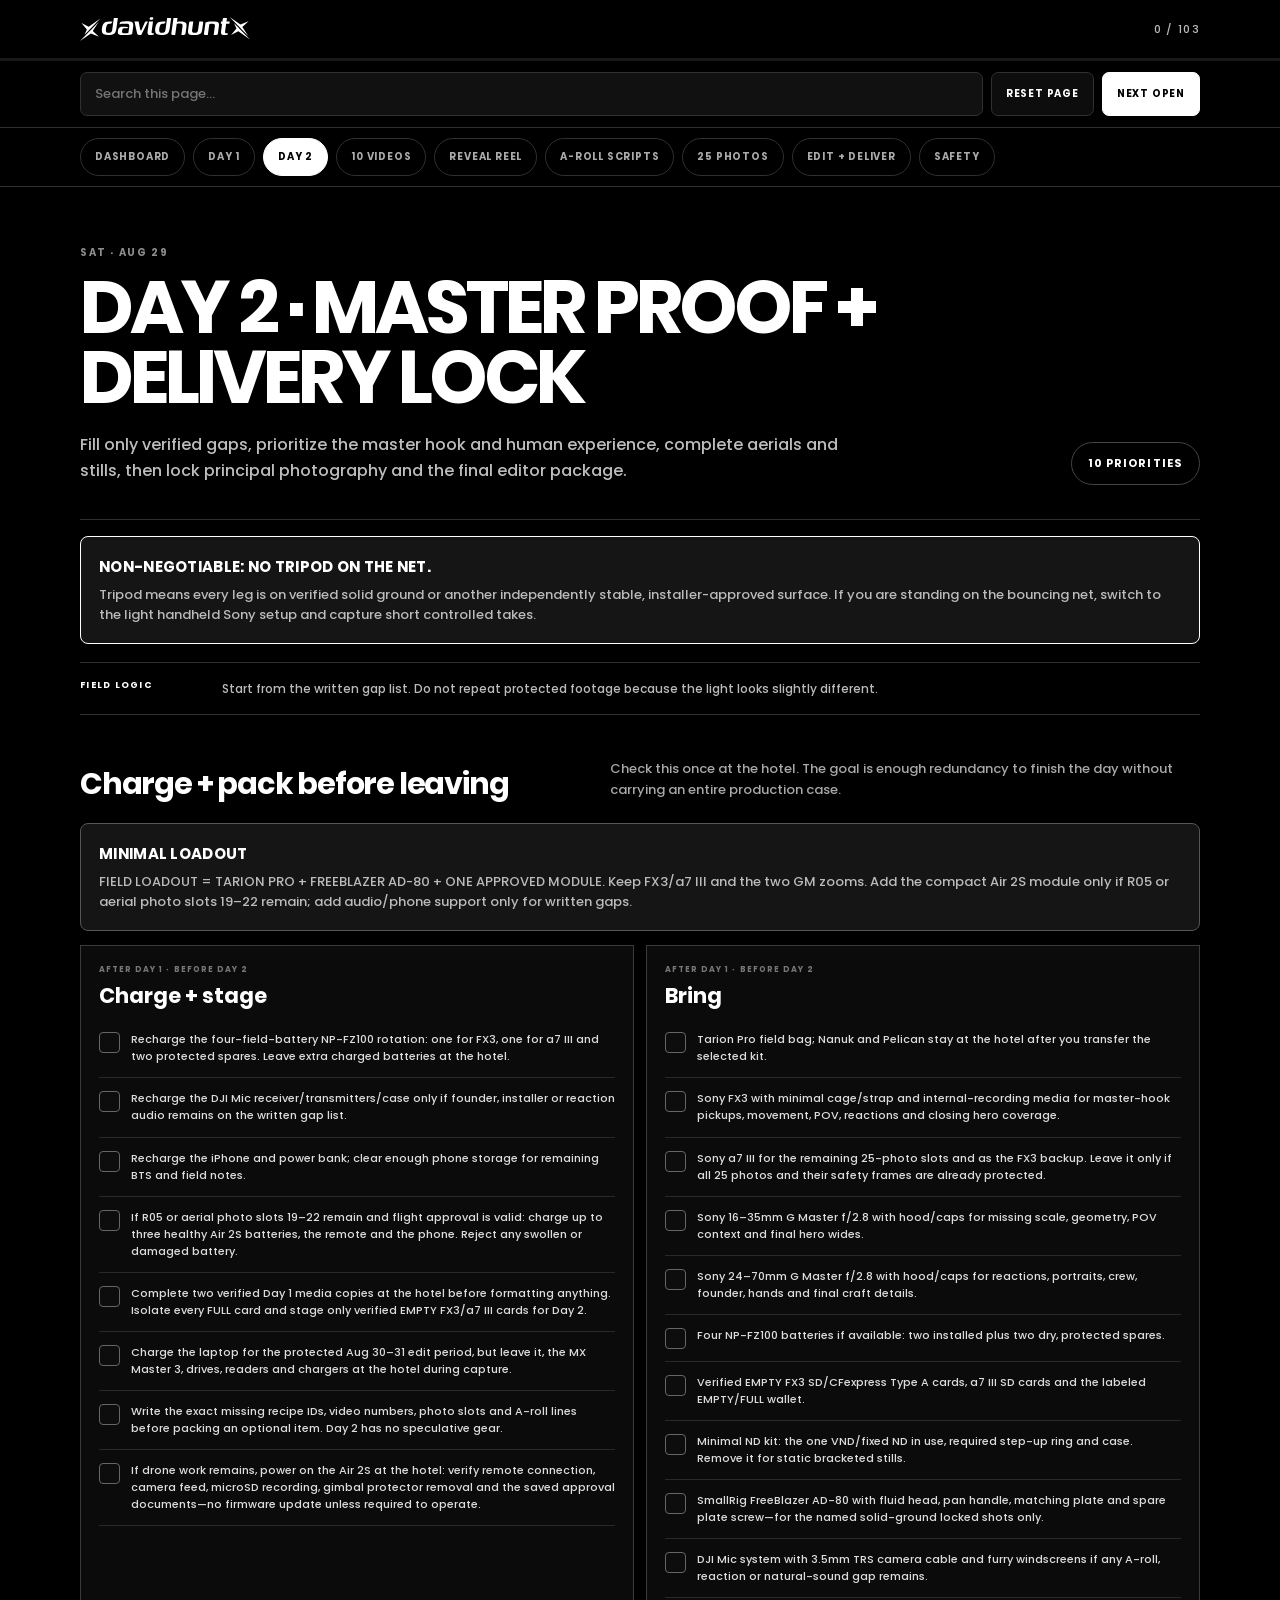
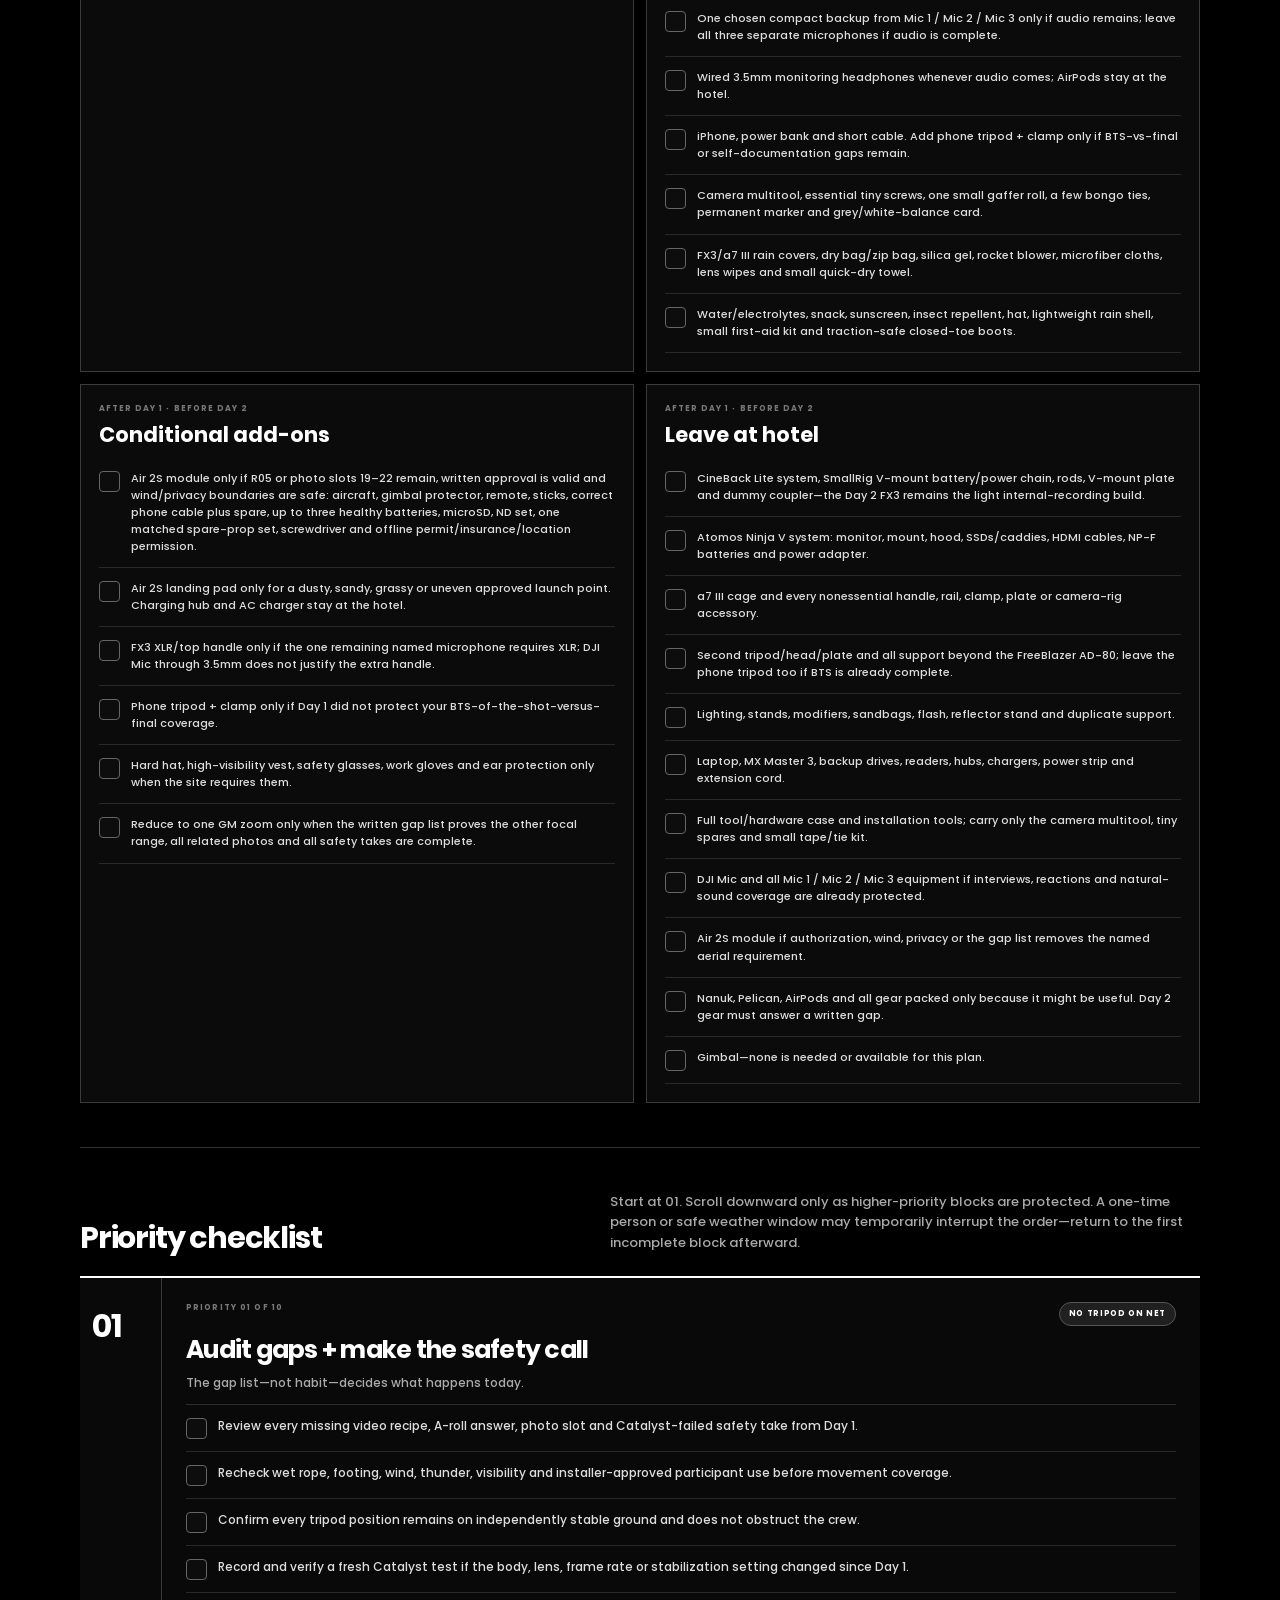
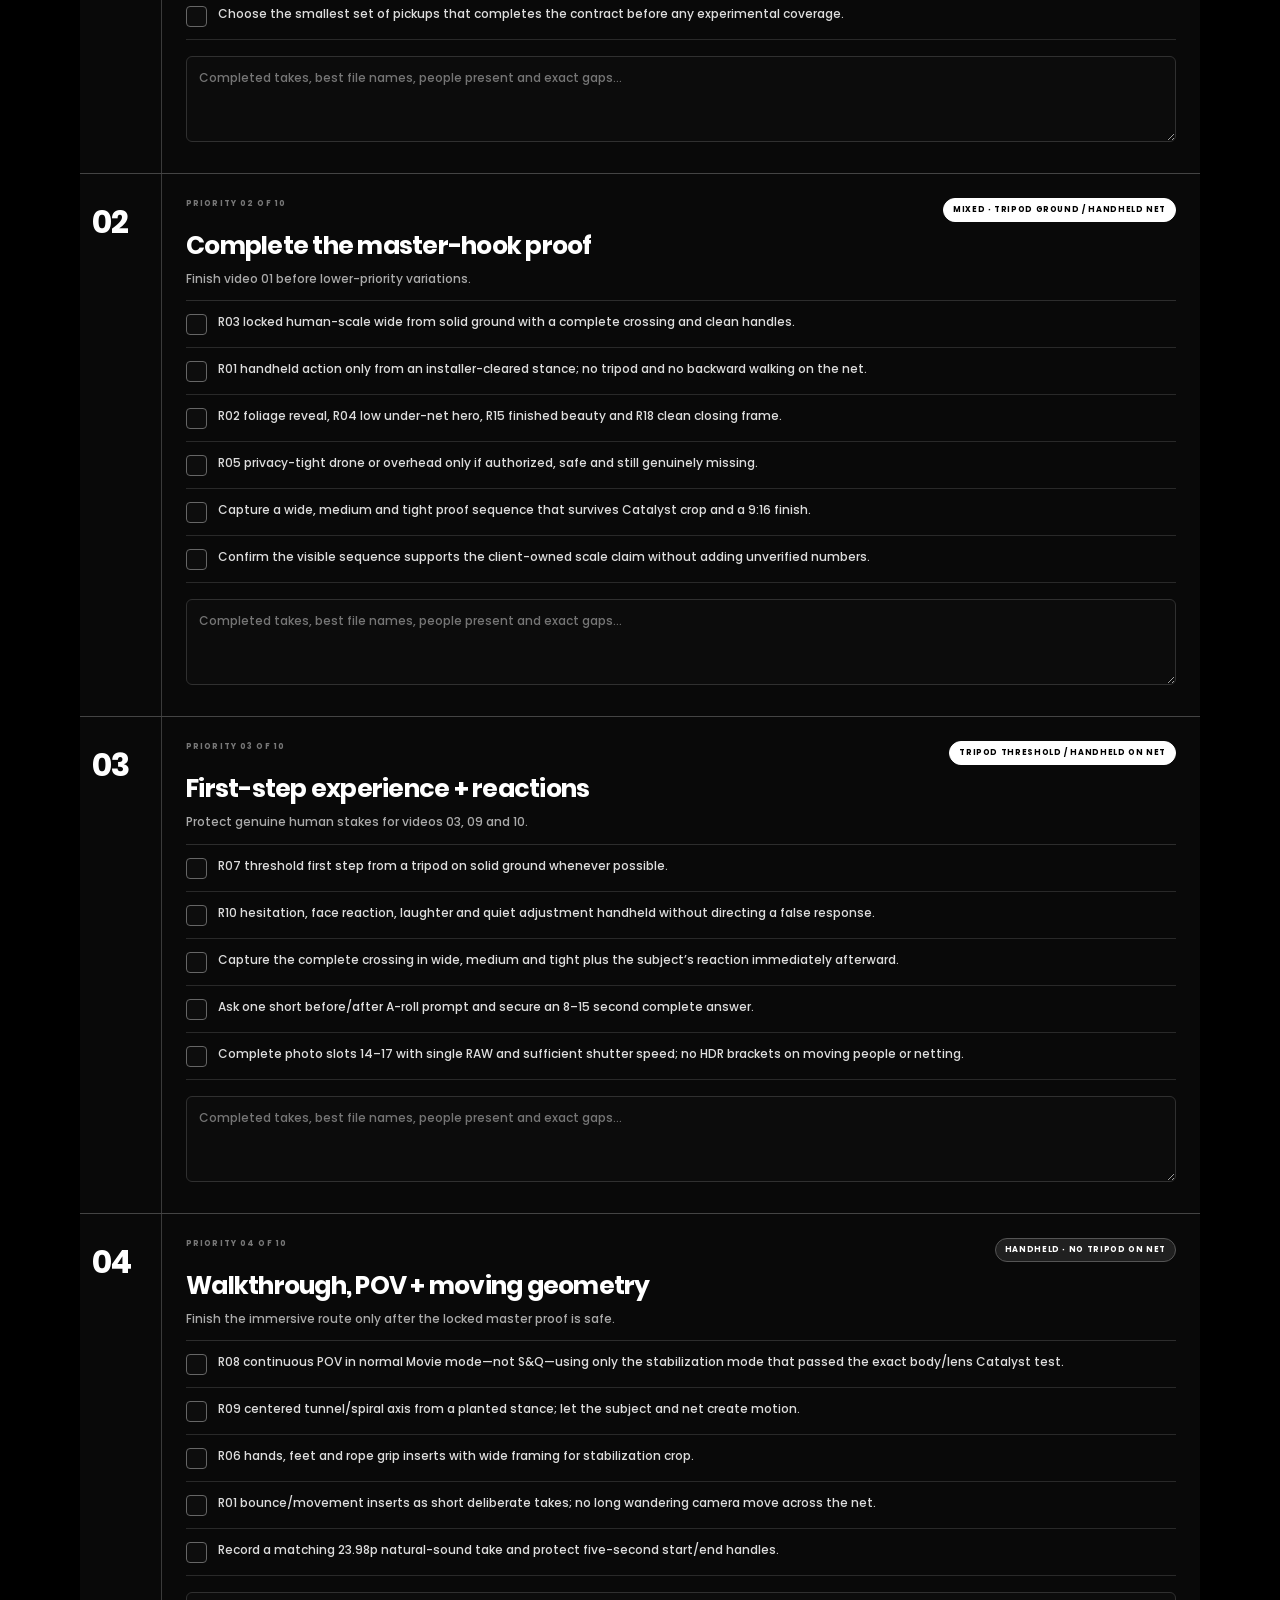
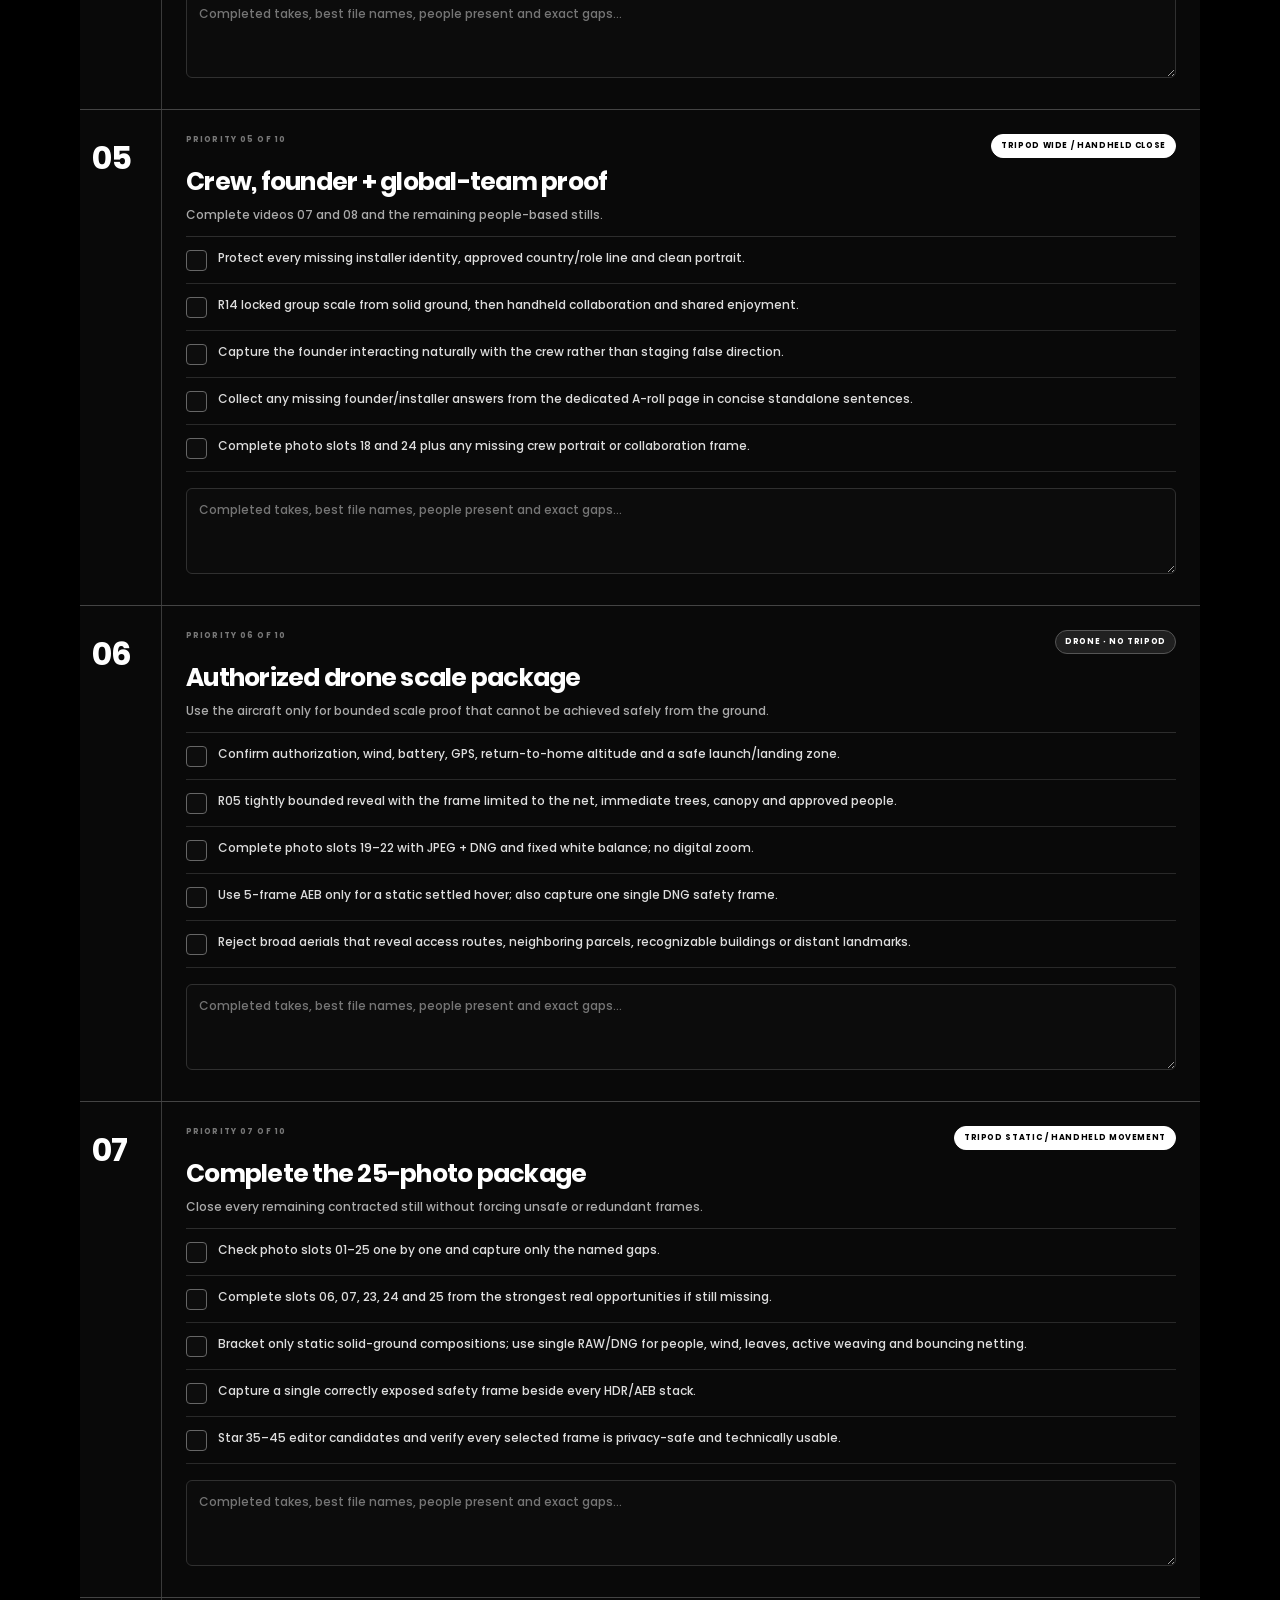
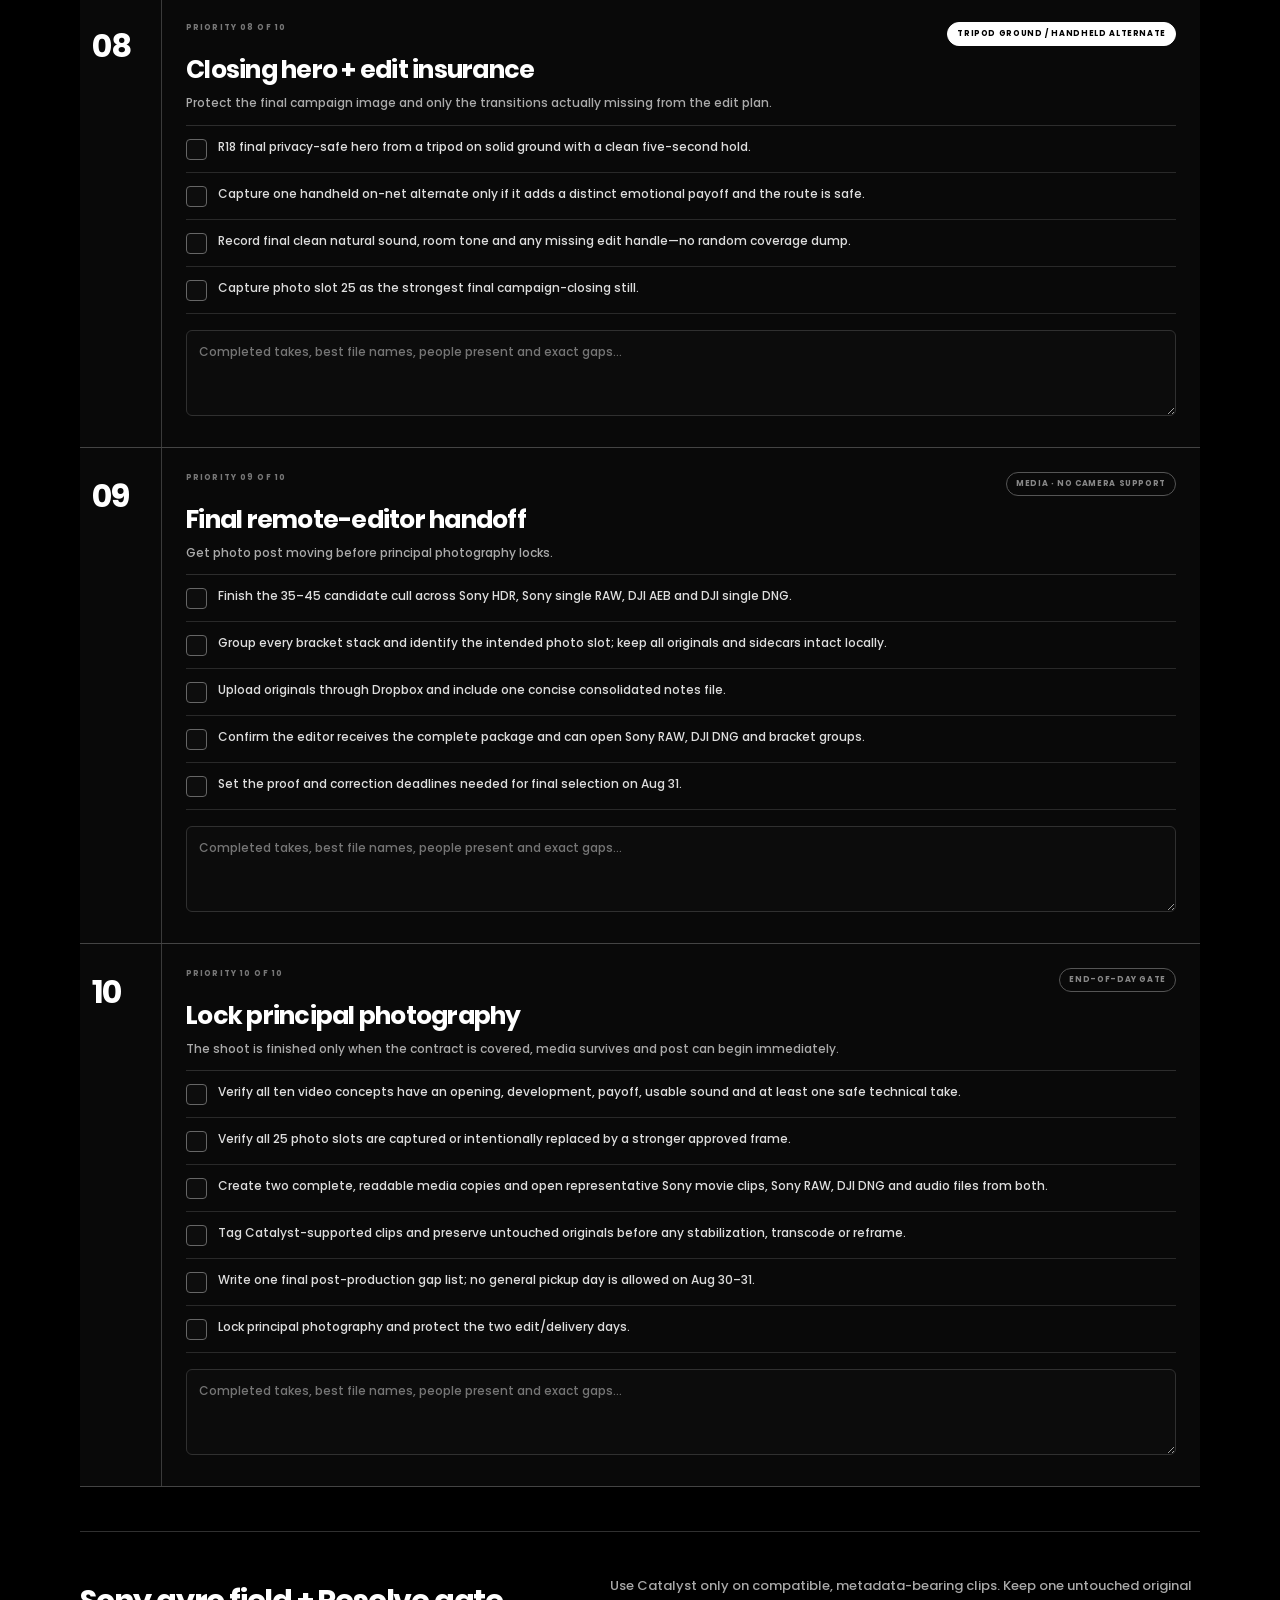
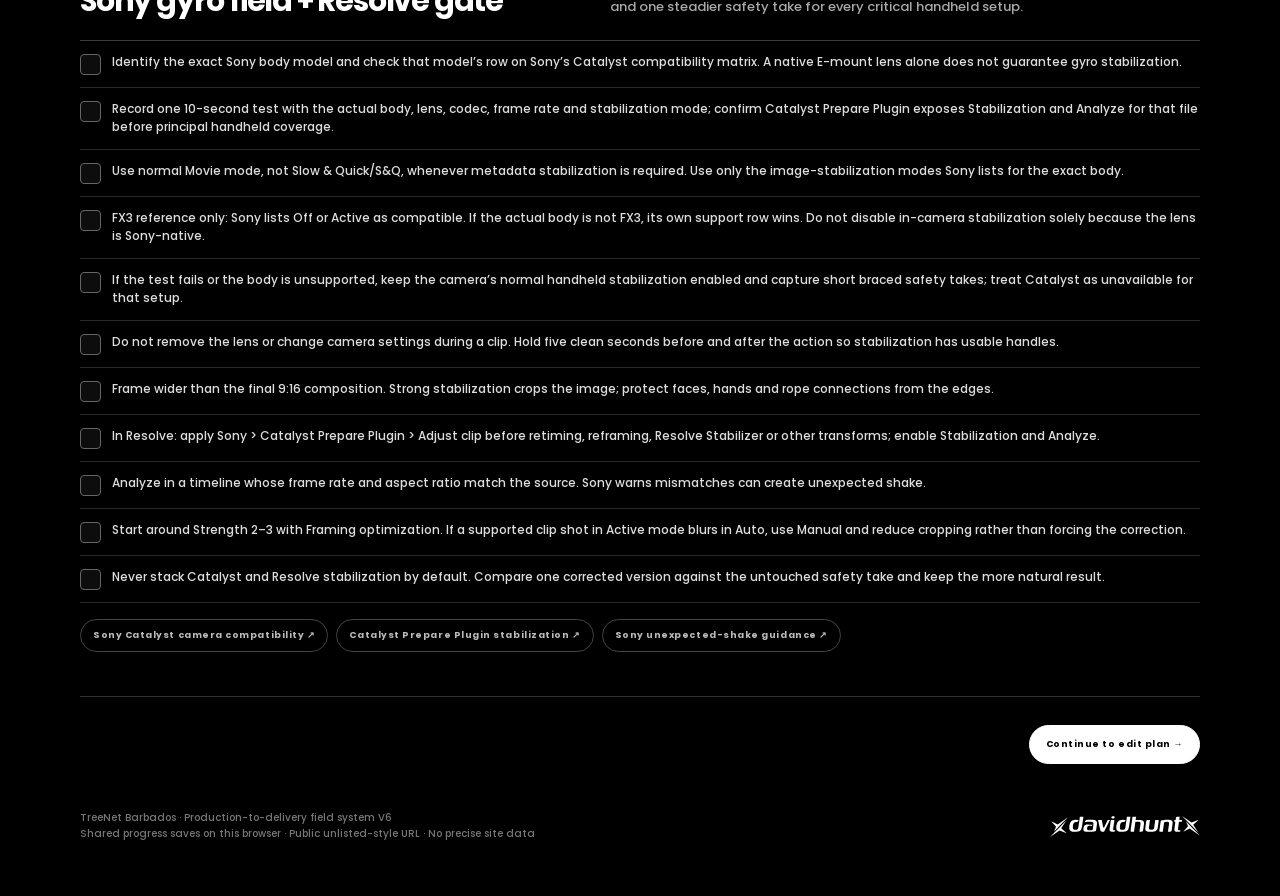
<file: day2.html>
<!doctype html><html lang="en"><head><meta charset="utf-8"><meta name="viewport" content="width=device-width,initial-scale=1,viewport-fit=cover"><meta name="robots" content="noindex,nofollow,noarchive"><meta name="theme-color" content="#000000"><title>Day 2 · TreeNet Barbados</title><link rel="icon" href="assets/xdavidhuntx-MainLogo-Whiteout.svg" type="image/svg+xml"><link rel="stylesheet" href="assets/styles.css"></head><body data-page="day2"><a class="skip" href="#main">Skip to content</a><header class="top"><div class="wrap topline"><img class="logo" src="assets/xdavidhuntx-MainLogo-Whiteout.svg" alt="xdavidhuntx"><div class="page-progress" id="stats">0 / 0</div></div><div class="progress"><span id="bar"></span></div><div class="wrap tools"><input class="search" id="search" type="search" placeholder="Search this page…" aria-label="Search this page"><button class="btn" id="reset" type="button">Reset page</button><button class="btn primary" id="nextOpen" type="button">Next open</button></div></header><nav class="nav"><div class="wrap navrow"><a href="index.html" data-page="home">Dashboard</a><a href="day1.html" data-page="day1">Day 1</a><a href="day2.html" data-page="day2">Day 2</a><a href="video.html" data-page="video">10 videos</a><a href="reveal.html" data-page="reveal">Reveal reel</a><a href="interviews.html" data-page="interviews">A-roll scripts</a><a href="photos.html" data-page="photos">25 photos</a><a href="edit.html" data-page="edit">Edit + deliver</a><a href="safety.html" data-page="safety">Safety</a></div></nav><main id="main" class="wrap"><section class="page-intro"><div><span class="eyebrow">SAT · AUG 29</span><h1>DAY 2 · MASTER PROOF + DELIVERY LOCK</h1><p>Fill only verified gaps, prioritize the master hook and human experience, complete aerials and stills, then lock principal photography and the final editor package.</p></div><span class="count-badge">10 PRIORITIES</span></section><div class="alert tripod-rule"><strong>NON-NEGOTIABLE: NO TRIPOD ON THE NET.</strong><p>Tripod means every leg is on verified solid ground or another independently stable, installer-approved surface. If you are standing on the bouncing net, switch to the light handheld Sony setup and capture short controlled takes.</p></div><div class="day-weather"><span>FIELD LOGIC</span><p>Start from the written gap list. Do not repeat protected footage because the light looks slightly different.</p></div><section class="section searchable"><div class="section-head"><h2>Charge + pack before leaving</h2><p>Check this once at the hotel. The goal is enough redundancy to finish the day without carrying an entire production case.</p></div><div class="alert loadout-rule"><strong>MINIMAL LOADOUT</strong><p>FIELD LOADOUT = TARION PRO + FREEBLAZER AD-80 + ONE APPROVED MODULE. Keep FX3/a7 III and the two GM zooms. Add the compact Air 2S module only if R05 or aerial photo slots 19–22 remain; add audio/phone support only for written gaps.</p></div><div class="loadout-grid"><article class="loadout-panel searchable"><span>AFTER DAY 1 · BEFORE DAY 2</span><h3>Charge + stage</h3><div class="checks"><label class="check searchable"><input type="checkbox" data-id="loadout-1-charge-0"><span>Recharge the four-field-battery NP-FZ100 rotation: one for FX3, one for a7 III and two protected spares. Leave extra charged batteries at the hotel.</span></label><label class="check searchable"><input type="checkbox" data-id="loadout-1-charge-1"><span>Recharge the DJI Mic receiver/transmitters/case only if founder, installer or reaction audio remains on the written gap list.</span></label><label class="check searchable"><input type="checkbox" data-id="loadout-1-charge-2"><span>Recharge the iPhone and power bank; clear enough phone storage for remaining BTS and field notes.</span></label><label class="check searchable"><input type="checkbox" data-id="loadout-1-charge-3"><span>If R05 or aerial photo slots 19–22 remain and flight approval is valid: charge up to three healthy Air 2S batteries, the remote and the phone. Reject any swollen or damaged battery.</span></label><label class="check searchable"><input type="checkbox" data-id="loadout-1-charge-4"><span>Complete two verified Day 1 media copies at the hotel before formatting anything. Isolate every FULL card and stage only verified EMPTY FX3/a7 III cards for Day 2.</span></label><label class="check searchable"><input type="checkbox" data-id="loadout-1-charge-5"><span>Charge the laptop for the protected Aug 30–31 edit period, but leave it, the MX Master 3, drives, readers and chargers at the hotel during capture.</span></label><label class="check searchable"><input type="checkbox" data-id="loadout-1-charge-6"><span>Write the exact missing recipe IDs, video numbers, photo slots and A-roll lines before packing an optional item. Day 2 has no speculative gear.</span></label><label class="check searchable"><input type="checkbox" data-id="loadout-1-charge-7"><span>If drone work remains, power on the Air 2S at the hotel: verify remote connection, camera feed, microSD recording, gimbal protector removal and the saved approval documents—no firmware update unless required to operate.</span></label></div></article><article class="loadout-panel searchable"><span>AFTER DAY 1 · BEFORE DAY 2</span><h3>Bring</h3><div class="checks"><label class="check searchable"><input type="checkbox" data-id="loadout-1-bring-0"><span>Tarion Pro field bag; Nanuk and Pelican stay at the hotel after you transfer the selected kit.</span></label><label class="check searchable"><input type="checkbox" data-id="loadout-1-bring-1"><span>Sony FX3 with minimal cage/strap and internal-recording media for master-hook pickups, movement, POV, reactions and closing hero coverage.</span></label><label class="check searchable"><input type="checkbox" data-id="loadout-1-bring-2"><span>Sony a7 III for the remaining 25-photo slots and as the FX3 backup. Leave it only if all 25 photos and their safety frames are already protected.</span></label><label class="check searchable"><input type="checkbox" data-id="loadout-1-bring-3"><span>Sony 16–35mm G Master f/2.8 with hood/caps for missing scale, geometry, POV context and final hero wides.</span></label><label class="check searchable"><input type="checkbox" data-id="loadout-1-bring-4"><span>Sony 24–70mm G Master f/2.8 with hood/caps for reactions, portraits, crew, founder, hands and final craft details.</span></label><label class="check searchable"><input type="checkbox" data-id="loadout-1-bring-5"><span>Four NP-FZ100 batteries if available: two installed plus two dry, protected spares.</span></label><label class="check searchable"><input type="checkbox" data-id="loadout-1-bring-6"><span>Verified EMPTY FX3 SD/CFexpress Type A cards, a7 III SD cards and the labeled EMPTY/FULL wallet.</span></label><label class="check searchable"><input type="checkbox" data-id="loadout-1-bring-7"><span>Minimal ND kit: the one VND/fixed ND in use, required step-up ring and case. Remove it for static bracketed stills.</span></label><label class="check searchable"><input type="checkbox" data-id="loadout-1-bring-8"><span>SmallRig FreeBlazer AD-80 with fluid head, pan handle, matching plate and spare plate screw—for the named solid-ground locked shots only.</span></label><label class="check searchable"><input type="checkbox" data-id="loadout-1-bring-9"><span>DJI Mic system with 3.5mm TRS camera cable and furry windscreens if any A-roll, reaction or natural-sound gap remains.</span></label><label class="check searchable"><input type="checkbox" data-id="loadout-1-bring-10"><span>One chosen compact backup from Mic 1 / Mic 2 / Mic 3 only if audio remains; leave all three separate microphones if audio is complete.</span></label><label class="check searchable"><input type="checkbox" data-id="loadout-1-bring-11"><span>Wired 3.5mm monitoring headphones whenever audio comes; AirPods stay at the hotel.</span></label><label class="check searchable"><input type="checkbox" data-id="loadout-1-bring-12"><span>iPhone, power bank and short cable. Add phone tripod + clamp only if BTS-vs-final or self-documentation gaps remain.</span></label><label class="check searchable"><input type="checkbox" data-id="loadout-1-bring-13"><span>Camera multitool, essential tiny screws, one small gaffer roll, a few bongo ties, permanent marker and grey/white-balance card.</span></label><label class="check searchable"><input type="checkbox" data-id="loadout-1-bring-14"><span>FX3/a7 III rain covers, dry bag/zip bag, silica gel, rocket blower, microfiber cloths, lens wipes and small quick-dry towel.</span></label><label class="check searchable"><input type="checkbox" data-id="loadout-1-bring-15"><span>Water/electrolytes, snack, sunscreen, insect repellent, hat, lightweight rain shell, small first-aid kit and traction-safe closed-toe boots.</span></label></div></article><article class="loadout-panel searchable"><span>AFTER DAY 1 · BEFORE DAY 2</span><h3>Conditional add-ons</h3><div class="checks"><label class="check searchable"><input type="checkbox" data-id="loadout-1-conditional-0"><span>Air 2S module only if R05 or photo slots 19–22 remain, written approval is valid and wind/privacy boundaries are safe: aircraft, gimbal protector, remote, sticks, correct phone cable plus spare, up to three healthy batteries, microSD, ND set, one matched spare-prop set, screwdriver and offline permit/insurance/location permission.</span></label><label class="check searchable"><input type="checkbox" data-id="loadout-1-conditional-1"><span>Air 2S landing pad only for a dusty, sandy, grassy or uneven approved launch point. Charging hub and AC charger stay at the hotel.</span></label><label class="check searchable"><input type="checkbox" data-id="loadout-1-conditional-2"><span>FX3 XLR/top handle only if the one remaining named microphone requires XLR; DJI Mic through 3.5mm does not justify the extra handle.</span></label><label class="check searchable"><input type="checkbox" data-id="loadout-1-conditional-3"><span>Phone tripod + clamp only if Day 1 did not protect your BTS-of-the-shot-versus-final coverage.</span></label><label class="check searchable"><input type="checkbox" data-id="loadout-1-conditional-4"><span>Hard hat, high-visibility vest, safety glasses, work gloves and ear protection only when the site requires them.</span></label><label class="check searchable"><input type="checkbox" data-id="loadout-1-conditional-5"><span>Reduce to one GM zoom only when the written gap list proves the other focal range, all related photos and all safety takes are complete.</span></label></div></article><article class="loadout-panel searchable"><span>AFTER DAY 1 · BEFORE DAY 2</span><h3>Leave at hotel</h3><div class="checks"><label class="check searchable"><input type="checkbox" data-id="loadout-1-leave-0"><span>CineBack Lite system, SmallRig V-mount battery/power chain, rods, V-mount plate and dummy coupler—the Day 2 FX3 remains the light internal-recording build.</span></label><label class="check searchable"><input type="checkbox" data-id="loadout-1-leave-1"><span>Atomos Ninja V system: monitor, mount, hood, SSDs/caddies, HDMI cables, NP-F batteries and power adapter.</span></label><label class="check searchable"><input type="checkbox" data-id="loadout-1-leave-2"><span>a7 III cage and every nonessential handle, rail, clamp, plate or camera-rig accessory.</span></label><label class="check searchable"><input type="checkbox" data-id="loadout-1-leave-3"><span>Second tripod/head/plate and all support beyond the FreeBlazer AD-80; leave the phone tripod too if BTS is already complete.</span></label><label class="check searchable"><input type="checkbox" data-id="loadout-1-leave-4"><span>Lighting, stands, modifiers, sandbags, flash, reflector stand and duplicate support.</span></label><label class="check searchable"><input type="checkbox" data-id="loadout-1-leave-5"><span>Laptop, MX Master 3, backup drives, readers, hubs, chargers, power strip and extension cord.</span></label><label class="check searchable"><input type="checkbox" data-id="loadout-1-leave-6"><span>Full tool/hardware case and installation tools; carry only the camera multitool, tiny spares and small tape/tie kit.</span></label><label class="check searchable"><input type="checkbox" data-id="loadout-1-leave-7"><span>DJI Mic and all Mic 1 / Mic 2 / Mic 3 equipment if interviews, reactions and natural-sound coverage are already protected.</span></label><label class="check searchable"><input type="checkbox" data-id="loadout-1-leave-8"><span>Air 2S module if authorization, wind, privacy or the gap list removes the named aerial requirement.</span></label><label class="check searchable"><input type="checkbox" data-id="loadout-1-leave-9"><span>Nanuk, Pelican, AirPods and all gear packed only because it might be useful. Day 2 gear must answer a written gap.</span></label><label class="check searchable"><input type="checkbox" data-id="loadout-1-leave-10"><span>Gimbal—none is needed or available for this plan.</span></label></div></article></div></section><section class="section searchable"><div class="section-head"><h2>Priority checklist</h2><p>Start at 01. Scroll downward only as higher-priority blocks are protected. A one-time person or safe weather window may temporarily interrupt the order—return to the first incomplete block afterward.</p></div><div class="priority-list"><article class="priority-step searchable" data-priority="01"><div class="priority-number">01</div><div class="priority-content"><div class="priority-top"><span>PRIORITY 01 OF 10</span><b class="support-badge handheld">NO TRIPOD ON NET</b></div><h3>Audit gaps + make the safety call</h3><p class="priority-objective">The gap list—not habit—decides what happens today.</p><div class="checks priority-checks"><label class="check searchable"><input type="checkbox" data-id="day-1-step-0-item-0"><span>Review every missing video recipe, A-roll answer, photo slot and Catalyst-failed safety take from Day 1.</span></label><label class="check searchable"><input type="checkbox" data-id="day-1-step-0-item-1"><span>Recheck wet rope, footing, wind, thunder, visibility and installer-approved participant use before movement coverage.</span></label><label class="check searchable"><input type="checkbox" data-id="day-1-step-0-item-2"><span>Confirm every tripod position remains on independently stable ground and does not obstruct the crew.</span></label><label class="check searchable"><input type="checkbox" data-id="day-1-step-0-item-3"><span>Record and verify a fresh Catalyst test if the body, lens, frame rate or stabilization setting changed since Day 1.</span></label><label class="check searchable"><input type="checkbox" data-id="day-1-step-0-item-4"><span>Choose the smallest set of pickups that completes the contract before any experimental coverage.</span></label></div><textarea class="notes" data-note="day-1-step-0" placeholder="Completed takes, best file names, people present and exact gaps…"></textarea></div></article><article class="priority-step searchable" data-priority="02"><div class="priority-number">02</div><div class="priority-content"><div class="priority-top"><span>PRIORITY 02 OF 10</span><b class="support-badge tripod">MIXED · TRIPOD GROUND / HANDHELD NET</b></div><h3>Complete the master-hook proof</h3><p class="priority-objective">Finish video 01 before lower-priority variations.</p><div class="checks priority-checks"><label class="check searchable"><input type="checkbox" data-id="day-1-step-1-item-0"><span>R03 locked human-scale wide from solid ground with a complete crossing and clean handles.</span></label><label class="check searchable"><input type="checkbox" data-id="day-1-step-1-item-1"><span>R01 handheld action only from an installer-cleared stance; no tripod and no backward walking on the net.</span></label><label class="check searchable"><input type="checkbox" data-id="day-1-step-1-item-2"><span>R02 foliage reveal, R04 low under-net hero, R15 finished beauty and R18 clean closing frame.</span></label><label class="check searchable"><input type="checkbox" data-id="day-1-step-1-item-3"><span>R05 privacy-tight drone or overhead only if authorized, safe and still genuinely missing.</span></label><label class="check searchable"><input type="checkbox" data-id="day-1-step-1-item-4"><span>Capture a wide, medium and tight proof sequence that survives Catalyst crop and a 9:16 finish.</span></label><label class="check searchable"><input type="checkbox" data-id="day-1-step-1-item-5"><span>Confirm the visible sequence supports the client-owned scale claim without adding unverified numbers.</span></label></div><textarea class="notes" data-note="day-1-step-1" placeholder="Completed takes, best file names, people present and exact gaps…"></textarea></div></article><article class="priority-step searchable" data-priority="03"><div class="priority-number">03</div><div class="priority-content"><div class="priority-top"><span>PRIORITY 03 OF 10</span><b class="support-badge tripod">TRIPOD THRESHOLD / HANDHELD ON NET</b></div><h3>First-step experience + reactions</h3><p class="priority-objective">Protect genuine human stakes for videos 03, 09 and 10.</p><div class="checks priority-checks"><label class="check searchable"><input type="checkbox" data-id="day-1-step-2-item-0"><span>R07 threshold first step from a tripod on solid ground whenever possible.</span></label><label class="check searchable"><input type="checkbox" data-id="day-1-step-2-item-1"><span>R10 hesitation, face reaction, laughter and quiet adjustment handheld without directing a false response.</span></label><label class="check searchable"><input type="checkbox" data-id="day-1-step-2-item-2"><span>Capture the complete crossing in wide, medium and tight plus the subject’s reaction immediately afterward.</span></label><label class="check searchable"><input type="checkbox" data-id="day-1-step-2-item-3"><span>Ask one short before/after A-roll prompt and secure an 8–15 second complete answer.</span></label><label class="check searchable"><input type="checkbox" data-id="day-1-step-2-item-4"><span>Complete photo slots 14–17 with single RAW and sufficient shutter speed; no HDR brackets on moving people or netting.</span></label></div><textarea class="notes" data-note="day-1-step-2" placeholder="Completed takes, best file names, people present and exact gaps…"></textarea></div></article><article class="priority-step searchable" data-priority="04"><div class="priority-number">04</div><div class="priority-content"><div class="priority-top"><span>PRIORITY 04 OF 10</span><b class="support-badge handheld">HANDHELD · NO TRIPOD ON NET</b></div><h3>Walkthrough, POV + moving geometry</h3><p class="priority-objective">Finish the immersive route only after the locked master proof is safe.</p><div class="checks priority-checks"><label class="check searchable"><input type="checkbox" data-id="day-1-step-3-item-0"><span>R08 continuous POV in normal Movie mode—not S&amp;Q—using only the stabilization mode that passed the exact body/lens Catalyst test.</span></label><label class="check searchable"><input type="checkbox" data-id="day-1-step-3-item-1"><span>R09 centered tunnel/spiral axis from a planted stance; let the subject and net create motion.</span></label><label class="check searchable"><input type="checkbox" data-id="day-1-step-3-item-2"><span>R06 hands, feet and rope grip inserts with wide framing for stabilization crop.</span></label><label class="check searchable"><input type="checkbox" data-id="day-1-step-3-item-3"><span>R01 bounce/movement inserts as short deliberate takes; no long wandering camera move across the net.</span></label><label class="check searchable"><input type="checkbox" data-id="day-1-step-3-item-4"><span>Record a matching 23.98p natural-sound take and protect five-second start/end handles.</span></label></div><textarea class="notes" data-note="day-1-step-3" placeholder="Completed takes, best file names, people present and exact gaps…"></textarea></div></article><article class="priority-step searchable" data-priority="05"><div class="priority-number">05</div><div class="priority-content"><div class="priority-top"><span>PRIORITY 05 OF 10</span><b class="support-badge tripod">TRIPOD WIDE / HANDHELD CLOSE</b></div><h3>Crew, founder + global-team proof</h3><p class="priority-objective">Complete videos 07 and 08 and the remaining people-based stills.</p><div class="checks priority-checks"><label class="check searchable"><input type="checkbox" data-id="day-1-step-4-item-0"><span>Protect every missing installer identity, approved country/role line and clean portrait.</span></label><label class="check searchable"><input type="checkbox" data-id="day-1-step-4-item-1"><span>R14 locked group scale from solid ground, then handheld collaboration and shared enjoyment.</span></label><label class="check searchable"><input type="checkbox" data-id="day-1-step-4-item-2"><span>Capture the founder interacting naturally with the crew rather than staging false direction.</span></label><label class="check searchable"><input type="checkbox" data-id="day-1-step-4-item-3"><span>Collect any missing founder/installer answers from the dedicated A-roll page in concise standalone sentences.</span></label><label class="check searchable"><input type="checkbox" data-id="day-1-step-4-item-4"><span>Complete photo slots 18 and 24 plus any missing crew portrait or collaboration frame.</span></label></div><textarea class="notes" data-note="day-1-step-4" placeholder="Completed takes, best file names, people present and exact gaps…"></textarea></div></article><article class="priority-step searchable" data-priority="06"><div class="priority-number">06</div><div class="priority-content"><div class="priority-top"><span>PRIORITY 06 OF 10</span><b class="support-badge handheld">DRONE · NO TRIPOD</b></div><h3>Authorized drone scale package</h3><p class="priority-objective">Use the aircraft only for bounded scale proof that cannot be achieved safely from the ground.</p><div class="checks priority-checks"><label class="check searchable"><input type="checkbox" data-id="day-1-step-5-item-0"><span>Confirm authorization, wind, battery, GPS, return-to-home altitude and a safe launch/landing zone.</span></label><label class="check searchable"><input type="checkbox" data-id="day-1-step-5-item-1"><span>R05 tightly bounded reveal with the frame limited to the net, immediate trees, canopy and approved people.</span></label><label class="check searchable"><input type="checkbox" data-id="day-1-step-5-item-2"><span>Complete photo slots 19–22 with JPEG + DNG and fixed white balance; no digital zoom.</span></label><label class="check searchable"><input type="checkbox" data-id="day-1-step-5-item-3"><span>Use 5-frame AEB only for a static settled hover; also capture one single DNG safety frame.</span></label><label class="check searchable"><input type="checkbox" data-id="day-1-step-5-item-4"><span>Reject broad aerials that reveal access routes, neighboring parcels, recognizable buildings or distant landmarks.</span></label></div><textarea class="notes" data-note="day-1-step-5" placeholder="Completed takes, best file names, people present and exact gaps…"></textarea></div></article><article class="priority-step searchable" data-priority="07"><div class="priority-number">07</div><div class="priority-content"><div class="priority-top"><span>PRIORITY 07 OF 10</span><b class="support-badge tripod">TRIPOD STATIC / HANDHELD MOVEMENT</b></div><h3>Complete the 25-photo package</h3><p class="priority-objective">Close every remaining contracted still without forcing unsafe or redundant frames.</p><div class="checks priority-checks"><label class="check searchable"><input type="checkbox" data-id="day-1-step-6-item-0"><span>Check photo slots 01–25 one by one and capture only the named gaps.</span></label><label class="check searchable"><input type="checkbox" data-id="day-1-step-6-item-1"><span>Complete slots 06, 07, 23, 24 and 25 from the strongest real opportunities if still missing.</span></label><label class="check searchable"><input type="checkbox" data-id="day-1-step-6-item-2"><span>Bracket only static solid-ground compositions; use single RAW/DNG for people, wind, leaves, active weaving and bouncing netting.</span></label><label class="check searchable"><input type="checkbox" data-id="day-1-step-6-item-3"><span>Capture a single correctly exposed safety frame beside every HDR/AEB stack.</span></label><label class="check searchable"><input type="checkbox" data-id="day-1-step-6-item-4"><span>Star 35–45 editor candidates and verify every selected frame is privacy-safe and technically usable.</span></label></div><textarea class="notes" data-note="day-1-step-6" placeholder="Completed takes, best file names, people present and exact gaps…"></textarea></div></article><article class="priority-step searchable" data-priority="08"><div class="priority-number">08</div><div class="priority-content"><div class="priority-top"><span>PRIORITY 08 OF 10</span><b class="support-badge tripod">TRIPOD GROUND / HANDHELD ALTERNATE</b></div><h3>Closing hero + edit insurance</h3><p class="priority-objective">Protect the final campaign image and only the transitions actually missing from the edit plan.</p><div class="checks priority-checks"><label class="check searchable"><input type="checkbox" data-id="day-1-step-7-item-0"><span>R18 final privacy-safe hero from a tripod on solid ground with a clean five-second hold.</span></label><label class="check searchable"><input type="checkbox" data-id="day-1-step-7-item-1"><span>Capture one handheld on-net alternate only if it adds a distinct emotional payoff and the route is safe.</span></label><label class="check searchable"><input type="checkbox" data-id="day-1-step-7-item-2"><span>Record final clean natural sound, room tone and any missing edit handle—no random coverage dump.</span></label><label class="check searchable"><input type="checkbox" data-id="day-1-step-7-item-3"><span>Capture photo slot 25 as the strongest final campaign-closing still.</span></label></div><textarea class="notes" data-note="day-1-step-7" placeholder="Completed takes, best file names, people present and exact gaps…"></textarea></div></article><article class="priority-step searchable" data-priority="09"><div class="priority-number">09</div><div class="priority-content"><div class="priority-top"><span>PRIORITY 09 OF 10</span><b class="support-badge media">MEDIA · NO CAMERA SUPPORT</b></div><h3>Final remote-editor handoff</h3><p class="priority-objective">Get photo post moving before principal photography locks.</p><div class="checks priority-checks"><label class="check searchable"><input type="checkbox" data-id="day-1-step-8-item-0"><span>Finish the 35–45 candidate cull across Sony HDR, Sony single RAW, DJI AEB and DJI single DNG.</span></label><label class="check searchable"><input type="checkbox" data-id="day-1-step-8-item-1"><span>Group every bracket stack and identify the intended photo slot; keep all originals and sidecars intact locally.</span></label><label class="check searchable"><input type="checkbox" data-id="day-1-step-8-item-2"><span>Upload originals through Dropbox and include one concise consolidated notes file.</span></label><label class="check searchable"><input type="checkbox" data-id="day-1-step-8-item-3"><span>Confirm the editor receives the complete package and can open Sony RAW, DJI DNG and bracket groups.</span></label><label class="check searchable"><input type="checkbox" data-id="day-1-step-8-item-4"><span>Set the proof and correction deadlines needed for final selection on Aug 31.</span></label></div><textarea class="notes" data-note="day-1-step-8" placeholder="Completed takes, best file names, people present and exact gaps…"></textarea></div></article><article class="priority-step searchable" data-priority="10"><div class="priority-number">10</div><div class="priority-content"><div class="priority-top"><span>PRIORITY 10 OF 10</span><b class="support-badge media">END-OF-DAY GATE</b></div><h3>Lock principal photography</h3><p class="priority-objective">The shoot is finished only when the contract is covered, media survives and post can begin immediately.</p><div class="checks priority-checks"><label class="check searchable"><input type="checkbox" data-id="day-1-step-9-item-0"><span>Verify all ten video concepts have an opening, development, payoff, usable sound and at least one safe technical take.</span></label><label class="check searchable"><input type="checkbox" data-id="day-1-step-9-item-1"><span>Verify all 25 photo slots are captured or intentionally replaced by a stronger approved frame.</span></label><label class="check searchable"><input type="checkbox" data-id="day-1-step-9-item-2"><span>Create two complete, readable media copies and open representative Sony movie clips, Sony RAW, DJI DNG and audio files from both.</span></label><label class="check searchable"><input type="checkbox" data-id="day-1-step-9-item-3"><span>Tag Catalyst-supported clips and preserve untouched originals before any stabilization, transcode or reframe.</span></label><label class="check searchable"><input type="checkbox" data-id="day-1-step-9-item-4"><span>Write one final post-production gap list; no general pickup day is allowed on Aug 30–31.</span></label><label class="check searchable"><input type="checkbox" data-id="day-1-step-9-item-5"><span>Lock principal photography and protect the two edit/delivery days.</span></label></div><textarea class="notes" data-note="day-1-step-9" placeholder="Completed takes, best file names, people present and exact gaps…"></textarea></div></article></div></section><section class="section searchable"><div class="section-head"><h2>Sony gyro field + Resolve gate</h2><p>Use Catalyst only on compatible, metadata-bearing clips. Keep one untouched original and one steadier safety take for every critical handheld setup.</p></div><div class="checks catalyst-checks"><label class="check searchable"><input type="checkbox" data-id="catalyst-1-0"><span>Identify the exact Sony body model and check that model’s row on Sony’s Catalyst compatibility matrix. A native E-mount lens alone does not guarantee gyro stabilization.</span></label><label class="check searchable"><input type="checkbox" data-id="catalyst-1-1"><span>Record one 10-second test with the actual body, lens, codec, frame rate and stabilization mode; confirm Catalyst Prepare Plugin exposes Stabilization and Analyze for that file before principal handheld coverage.</span></label><label class="check searchable"><input type="checkbox" data-id="catalyst-1-2"><span>Use normal Movie mode, not Slow &amp; Quick/S&amp;Q, whenever metadata stabilization is required. Use only the image-stabilization modes Sony lists for the exact body.</span></label><label class="check searchable"><input type="checkbox" data-id="catalyst-1-3"><span>FX3 reference only: Sony lists Off or Active as compatible. If the actual body is not FX3, its own support row wins. Do not disable in-camera stabilization solely because the lens is Sony-native.</span></label><label class="check searchable"><input type="checkbox" data-id="catalyst-1-4"><span>If the test fails or the body is unsupported, keep the camera’s normal handheld stabilization enabled and capture short braced safety takes; treat Catalyst as unavailable for that setup.</span></label><label class="check searchable"><input type="checkbox" data-id="catalyst-1-5"><span>Do not remove the lens or change camera settings during a clip. Hold five clean seconds before and after the action so stabilization has usable handles.</span></label><label class="check searchable"><input type="checkbox" data-id="catalyst-1-6"><span>Frame wider than the final 9:16 composition. Strong stabilization crops the image; protect faces, hands and rope connections from the edges.</span></label><label class="check searchable"><input type="checkbox" data-id="catalyst-1-7"><span>In Resolve: apply Sony &gt; Catalyst Prepare Plugin &gt; Adjust clip before retiming, reframing, Resolve Stabilizer or other transforms; enable Stabilization and Analyze.</span></label><label class="check searchable"><input type="checkbox" data-id="catalyst-1-8"><span>Analyze in a timeline whose frame rate and aspect ratio match the source. Sony warns mismatches can create unexpected shake.</span></label><label class="check searchable"><input type="checkbox" data-id="catalyst-1-9"><span>Start around Strength 2–3 with Framing optimization. If a supported clip shot in Active mode blurs in Auto, use Manual and reduce cropping rather than forcing the correction.</span></label><label class="check searchable"><input type="checkbox" data-id="catalyst-1-10"><span>Never stack Catalyst and Resolve stabilization by default. Compare one corrected version against the untouched safety take and keep the more natural result.</span></label></div><div class="source-links"><a href="https://support.d-imaging.sony.co.jp/www/cscs/function/catalyst.php?fnc=1012&amp;area=jp&amp;lang=en" target="_blank" rel="noopener">Sony Catalyst camera compatibility ↗</a><a href="https://helpguide.sony.net/di-app/cdv/v1/en/Content/Stabilizing_clips.htm" target="_blank" rel="noopener">Catalyst Prepare Plugin stabilization ↗</a><a href="https://www.sony.com/electronics/support/articles/CCCT99032" target="_blank" rel="noopener">Sony unexpected-shake guidance ↗</a></div></section><div class="day-navigation"><a class="day-jump" href="edit.html">Continue to edit plan →</a></div></main><div class="wrap empty" id="empty">No matching field-guide items.</div><footer class="wrap footer"><div>TreeNet Barbados · Production-to-delivery field system V6<br>Shared progress saves on this browser · Public unlisted-style URL · No precise site data</div><img src="assets/xdavidhuntx-MainLogo-Whiteout.svg" alt="xdavidhuntx"></footer><script src="assets/app.js"></script></body></html>
</file>
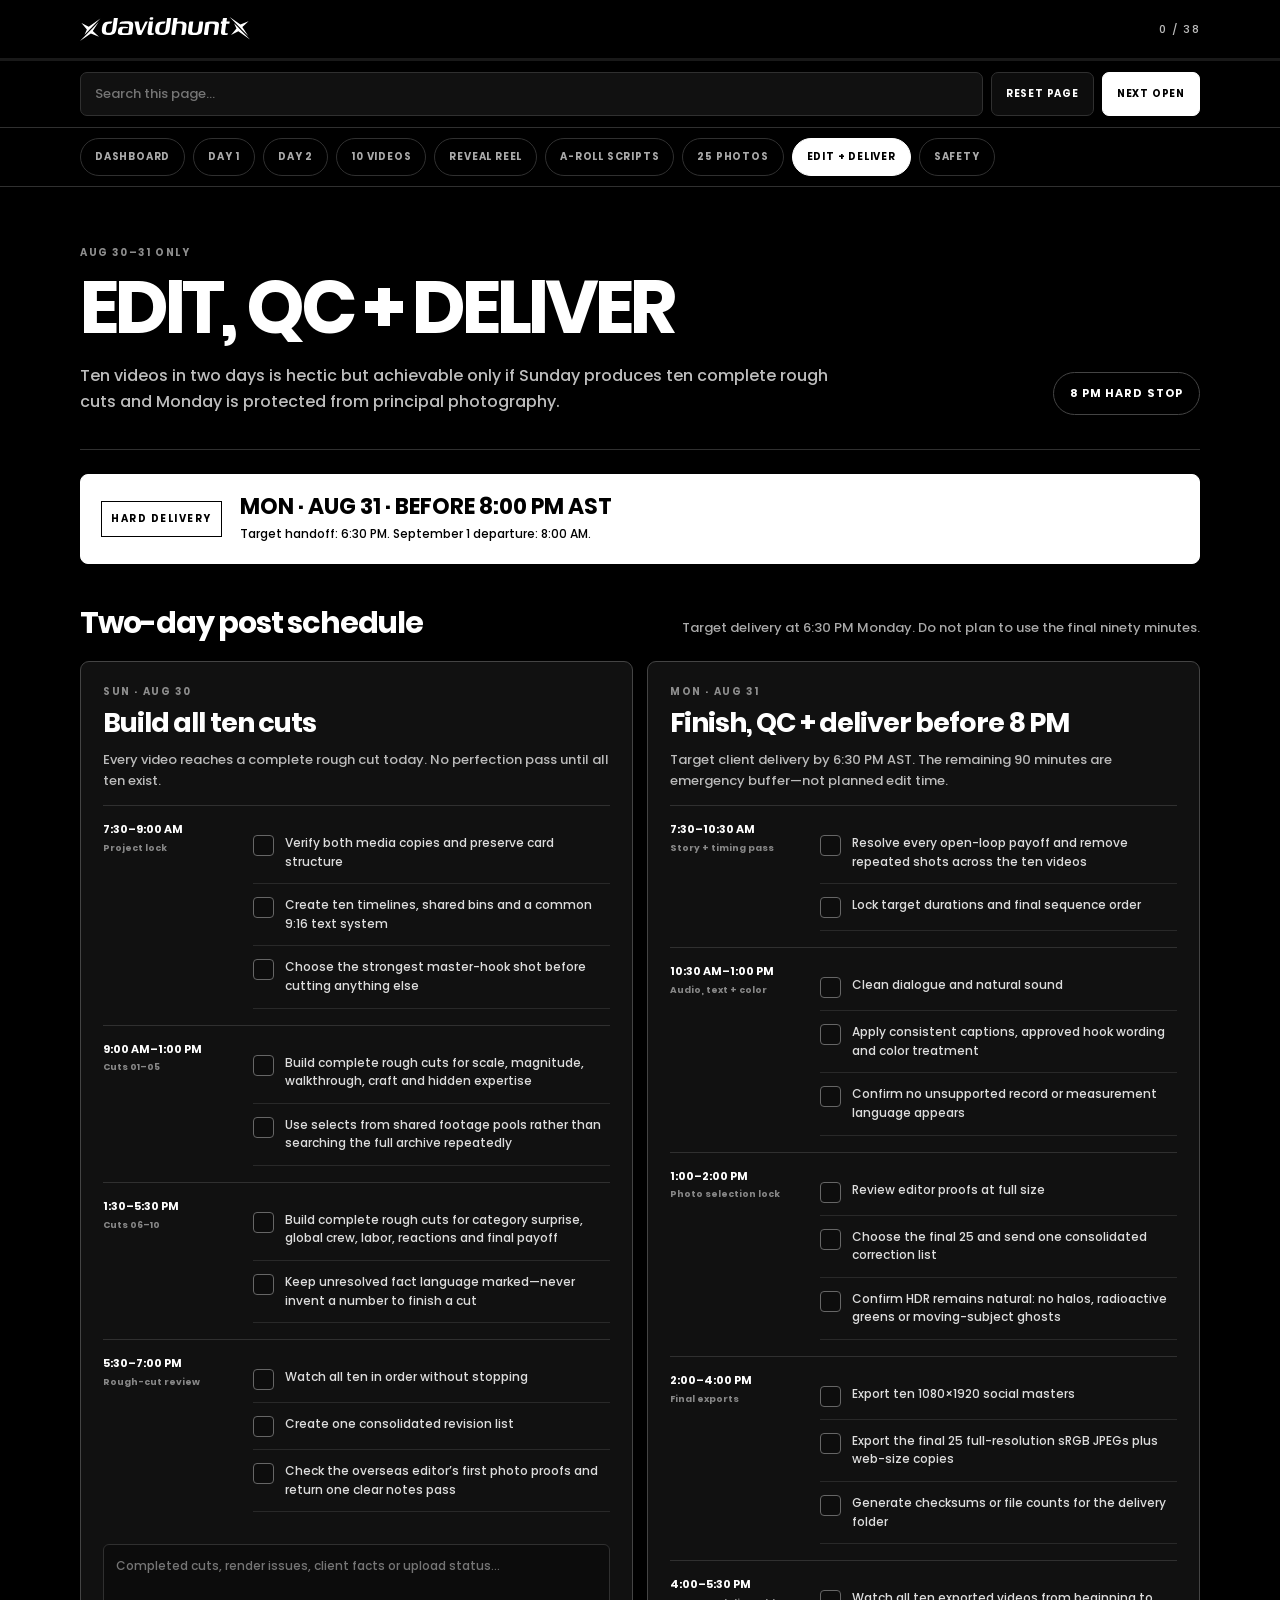
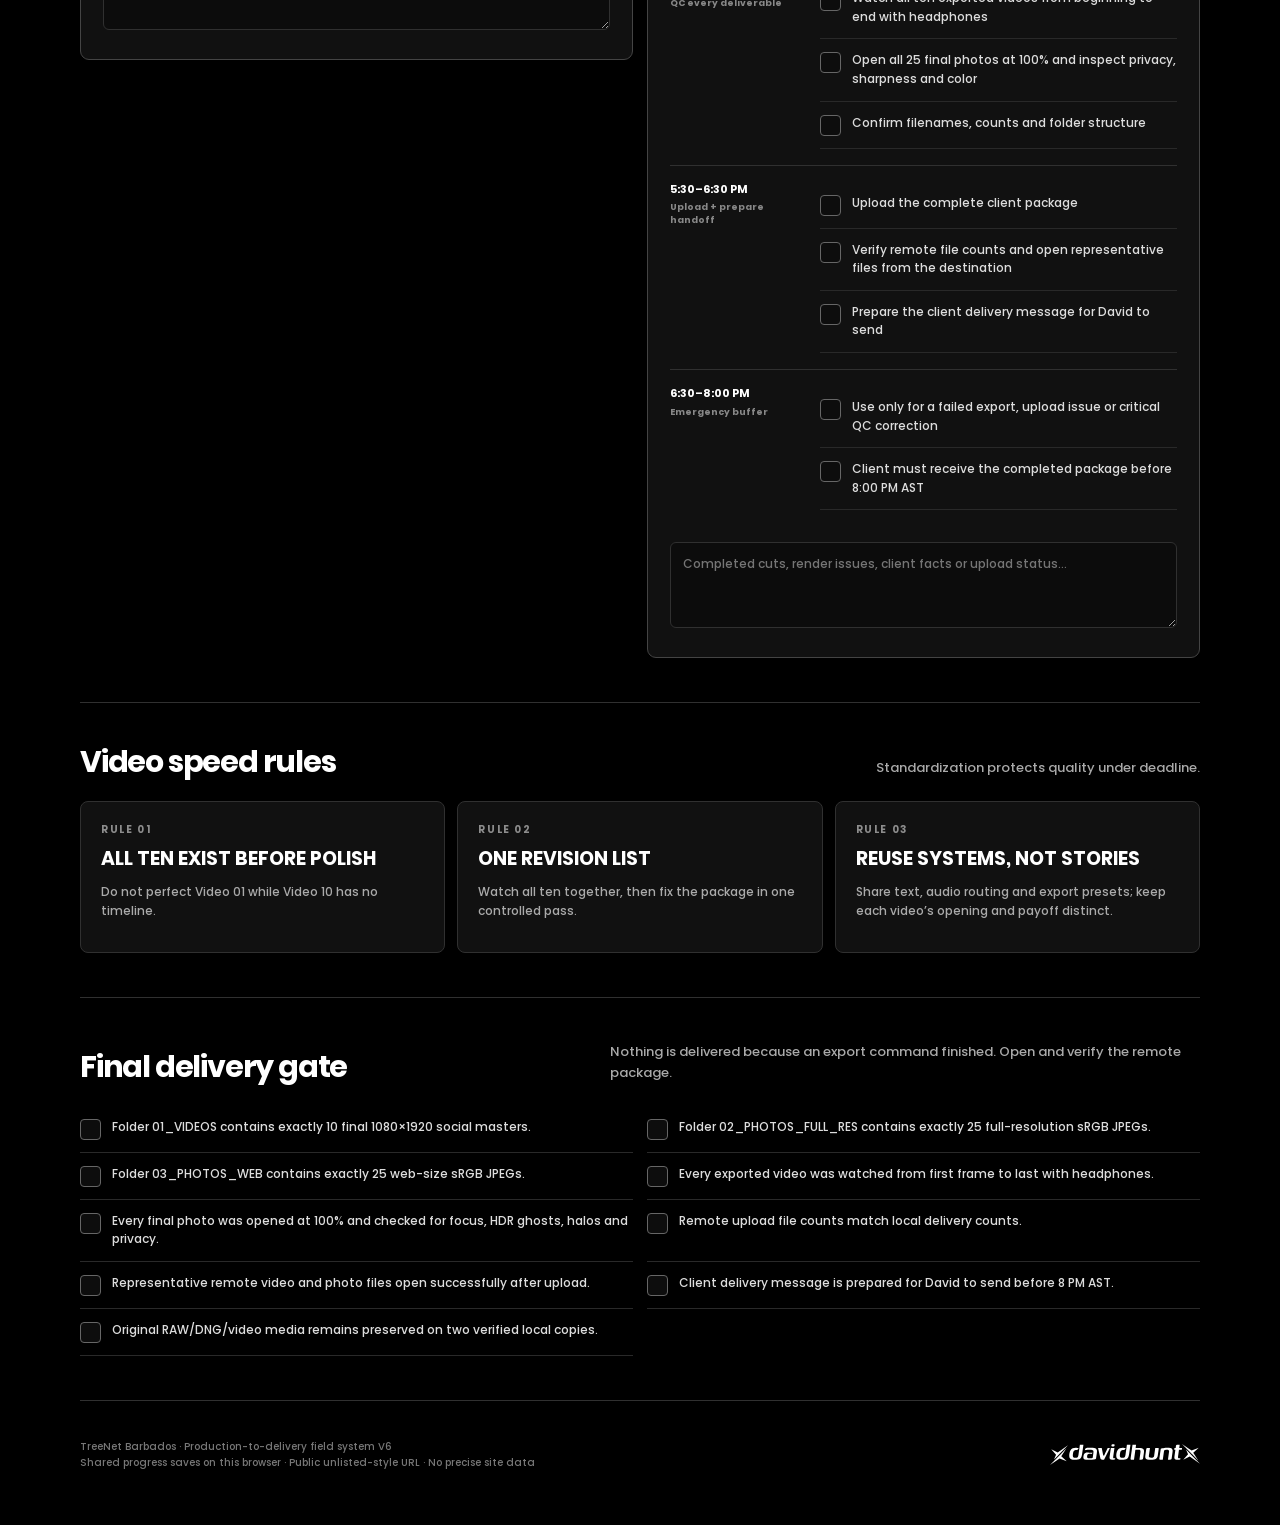
<file: edit.html>
<!doctype html><html lang="en"><head><meta charset="utf-8"><meta name="viewport" content="width=device-width,initial-scale=1,viewport-fit=cover"><meta name="robots" content="noindex,nofollow,noarchive"><meta name="theme-color" content="#000000"><title>Edit + deliver · TreeNet Barbados</title><link rel="icon" href="assets/xdavidhuntx-MainLogo-Whiteout.svg" type="image/svg+xml"><link rel="stylesheet" href="assets/styles.css"></head><body data-page="edit"><a class="skip" href="#main">Skip to content</a><header class="top"><div class="wrap topline"><img class="logo" src="assets/xdavidhuntx-MainLogo-Whiteout.svg" alt="xdavidhuntx"><div class="page-progress" id="stats">0 / 0</div></div><div class="progress"><span id="bar"></span></div><div class="wrap tools"><input class="search" id="search" type="search" placeholder="Search this page…" aria-label="Search this page"><button class="btn" id="reset" type="button">Reset page</button><button class="btn primary" id="nextOpen" type="button">Next open</button></div></header><nav class="nav"><div class="wrap navrow"><a href="index.html" data-page="home">Dashboard</a><a href="day1.html" data-page="day1">Day 1</a><a href="day2.html" data-page="day2">Day 2</a><a href="video.html" data-page="video">10 videos</a><a href="reveal.html" data-page="reveal">Reveal reel</a><a href="interviews.html" data-page="interviews">A-roll scripts</a><a href="photos.html" data-page="photos">25 photos</a><a href="edit.html" data-page="edit">Edit + deliver</a><a href="safety.html" data-page="safety">Safety</a></div></nav><main id="main" class="wrap"><section class="page-intro"><div><span class="eyebrow">AUG 30–31 ONLY</span><h1>EDIT, QC + DELIVER</h1><p>Ten videos in two days is hectic but achievable only if Sunday produces ten complete rough cuts and Monday is protected from principal photography.</p></div><span class="count-badge">8 PM HARD STOP</span></section><div class="deadline"><span>HARD DELIVERY</span><strong>MON · AUG 31 · BEFORE 8:00 PM AST</strong><p>Target handoff: 6:30 PM. September 1 departure: 8:00 AM.</p></div><section class="section searchable"><div class="section-head"><h2>Two-day post schedule</h2><p>Target delivery at 6:30 PM Monday. Do not plan to use the final ninety minutes.</p></div><div class="day-grid edit-days"><article class="day-card"><div class="day-kicker">SUN · AUG 30</div><h3>Build all ten cuts</h3><p class="mission">Every video reaches a complete rough cut today. No perfection pass until all ten exist.</p><div class="edit-blocks"><div class="edit-block"><div class="edit-time">7:30–9:00 AM<small>Project lock</small></div><div class="checks"><label class="check searchable"><input type="checkbox" data-id="edit-0-0-0"><span>Verify both media copies and preserve card structure</span></label><label class="check searchable"><input type="checkbox" data-id="edit-0-0-1"><span>Create ten timelines, shared bins and a common 9:16 text system</span></label><label class="check searchable"><input type="checkbox" data-id="edit-0-0-2"><span>Choose the strongest master-hook shot before cutting anything else</span></label></div></div><div class="edit-block"><div class="edit-time">9:00 AM–1:00 PM<small>Cuts 01–05</small></div><div class="checks"><label class="check searchable"><input type="checkbox" data-id="edit-0-1-0"><span>Build complete rough cuts for scale, magnitude, walkthrough, craft and hidden expertise</span></label><label class="check searchable"><input type="checkbox" data-id="edit-0-1-1"><span>Use selects from shared footage pools rather than searching the full archive repeatedly</span></label></div></div><div class="edit-block"><div class="edit-time">1:30–5:30 PM<small>Cuts 06–10</small></div><div class="checks"><label class="check searchable"><input type="checkbox" data-id="edit-0-2-0"><span>Build complete rough cuts for category surprise, global crew, labor, reactions and final payoff</span></label><label class="check searchable"><input type="checkbox" data-id="edit-0-2-1"><span>Keep unresolved fact language marked—never invent a number to finish a cut</span></label></div></div><div class="edit-block"><div class="edit-time">5:30–7:00 PM<small>Rough-cut review</small></div><div class="checks"><label class="check searchable"><input type="checkbox" data-id="edit-0-3-0"><span>Watch all ten in order without stopping</span></label><label class="check searchable"><input type="checkbox" data-id="edit-0-3-1"><span>Create one consolidated revision list</span></label><label class="check searchable"><input type="checkbox" data-id="edit-0-3-2"><span>Check the overseas editor’s first photo proofs and return one clear notes pass</span></label></div></div></div><textarea class="notes" data-note="edit-day-0" placeholder="Completed cuts, render issues, client facts or upload status…"></textarea></article><article class="day-card"><div class="day-kicker">MON · AUG 31</div><h3>Finish, QC + deliver before 8 PM</h3><p class="mission">Target client delivery by 6:30 PM AST. The remaining 90 minutes are emergency buffer—not planned edit time.</p><div class="edit-blocks"><div class="edit-block"><div class="edit-time">7:30–10:30 AM<small>Story + timing pass</small></div><div class="checks"><label class="check searchable"><input type="checkbox" data-id="edit-1-0-0"><span>Resolve every open-loop payoff and remove repeated shots across the ten videos</span></label><label class="check searchable"><input type="checkbox" data-id="edit-1-0-1"><span>Lock target durations and final sequence order</span></label></div></div><div class="edit-block"><div class="edit-time">10:30 AM–1:00 PM<small>Audio, text + color</small></div><div class="checks"><label class="check searchable"><input type="checkbox" data-id="edit-1-1-0"><span>Clean dialogue and natural sound</span></label><label class="check searchable"><input type="checkbox" data-id="edit-1-1-1"><span>Apply consistent captions, approved hook wording and color treatment</span></label><label class="check searchable"><input type="checkbox" data-id="edit-1-1-2"><span>Confirm no unsupported record or measurement language appears</span></label></div></div><div class="edit-block"><div class="edit-time">1:00–2:00 PM<small>Photo selection lock</small></div><div class="checks"><label class="check searchable"><input type="checkbox" data-id="edit-1-2-0"><span>Review editor proofs at full size</span></label><label class="check searchable"><input type="checkbox" data-id="edit-1-2-1"><span>Choose the final 25 and send one consolidated correction list</span></label><label class="check searchable"><input type="checkbox" data-id="edit-1-2-2"><span>Confirm HDR remains natural: no halos, radioactive greens or moving-subject ghosts</span></label></div></div><div class="edit-block"><div class="edit-time">2:00–4:00 PM<small>Final exports</small></div><div class="checks"><label class="check searchable"><input type="checkbox" data-id="edit-1-3-0"><span>Export ten 1080×1920 social masters</span></label><label class="check searchable"><input type="checkbox" data-id="edit-1-3-1"><span>Export the final 25 full-resolution sRGB JPEGs plus web-size copies</span></label><label class="check searchable"><input type="checkbox" data-id="edit-1-3-2"><span>Generate checksums or file counts for the delivery folder</span></label></div></div><div class="edit-block"><div class="edit-time">4:00–5:30 PM<small>QC every deliverable</small></div><div class="checks"><label class="check searchable"><input type="checkbox" data-id="edit-1-4-0"><span>Watch all ten exported videos from beginning to end with headphones</span></label><label class="check searchable"><input type="checkbox" data-id="edit-1-4-1"><span>Open all 25 final photos at 100% and inspect privacy, sharpness and color</span></label><label class="check searchable"><input type="checkbox" data-id="edit-1-4-2"><span>Confirm filenames, counts and folder structure</span></label></div></div><div class="edit-block"><div class="edit-time">5:30–6:30 PM<small>Upload + prepare handoff</small></div><div class="checks"><label class="check searchable"><input type="checkbox" data-id="edit-1-5-0"><span>Upload the complete client package</span></label><label class="check searchable"><input type="checkbox" data-id="edit-1-5-1"><span>Verify remote file counts and open representative files from the destination</span></label><label class="check searchable"><input type="checkbox" data-id="edit-1-5-2"><span>Prepare the client delivery message for David to send</span></label></div></div><div class="edit-block"><div class="edit-time">6:30–8:00 PM<small>Emergency buffer</small></div><div class="checks"><label class="check searchable"><input type="checkbox" data-id="edit-1-6-0"><span>Use only for a failed export, upload issue or critical QC correction</span></label><label class="check searchable"><input type="checkbox" data-id="edit-1-6-1"><span>Client must receive the completed package before 8:00 PM AST</span></label></div></div></div><textarea class="notes" data-note="edit-day-1" placeholder="Completed cuts, render issues, client facts or upload status…"></textarea></article></div></section><section class="section searchable"><div class="section-head"><h2>Video speed rules</h2><p>Standardization protects quality under deadline.</p></div><div class="panel-grid"><article class="panel"><span class="label">RULE 01</span><h3>ALL TEN EXIST BEFORE POLISH</h3><p>Do not perfect Video 01 while Video 10 has no timeline.</p></article><article class="panel"><span class="label">RULE 02</span><h3>ONE REVISION LIST</h3><p>Watch all ten together, then fix the package in one controlled pass.</p></article><article class="panel"><span class="label">RULE 03</span><h3>REUSE SYSTEMS, NOT STORIES</h3><p>Share text, audio routing and export presets; keep each video’s opening and payoff distinct.</p></article></div></section><section class="section searchable"><div class="section-head"><h2>Final delivery gate</h2><p>Nothing is delivered because an export command finished. Open and verify the remote package.</p></div><div class="checks two-col"><label class="check searchable"><input type="checkbox" data-id="delivery-0"><span>Folder 01_VIDEOS contains exactly 10 final 1080×1920 social masters.</span></label><label class="check searchable"><input type="checkbox" data-id="delivery-1"><span>Folder 02_PHOTOS_FULL_RES contains exactly 25 full-resolution sRGB JPEGs.</span></label><label class="check searchable"><input type="checkbox" data-id="delivery-2"><span>Folder 03_PHOTOS_WEB contains exactly 25 web-size sRGB JPEGs.</span></label><label class="check searchable"><input type="checkbox" data-id="delivery-3"><span>Every exported video was watched from first frame to last with headphones.</span></label><label class="check searchable"><input type="checkbox" data-id="delivery-4"><span>Every final photo was opened at 100% and checked for focus, HDR ghosts, halos and privacy.</span></label><label class="check searchable"><input type="checkbox" data-id="delivery-5"><span>Remote upload file counts match local delivery counts.</span></label><label class="check searchable"><input type="checkbox" data-id="delivery-6"><span>Representative remote video and photo files open successfully after upload.</span></label><label class="check searchable"><input type="checkbox" data-id="delivery-7"><span>Client delivery message is prepared for David to send before 8 PM AST.</span></label><label class="check searchable"><input type="checkbox" data-id="delivery-8"><span>Original RAW/DNG/video media remains preserved on two verified local copies.</span></label></div></section></main><div class="wrap empty" id="empty">No matching field-guide items.</div><footer class="wrap footer"><div>TreeNet Barbados · Production-to-delivery field system V6<br>Shared progress saves on this browser · Public unlisted-style URL · No precise site data</div><img src="assets/xdavidhuntx-MainLogo-Whiteout.svg" alt="xdavidhuntx"></footer><script src="assets/app.js"></script></body></html>
</file>
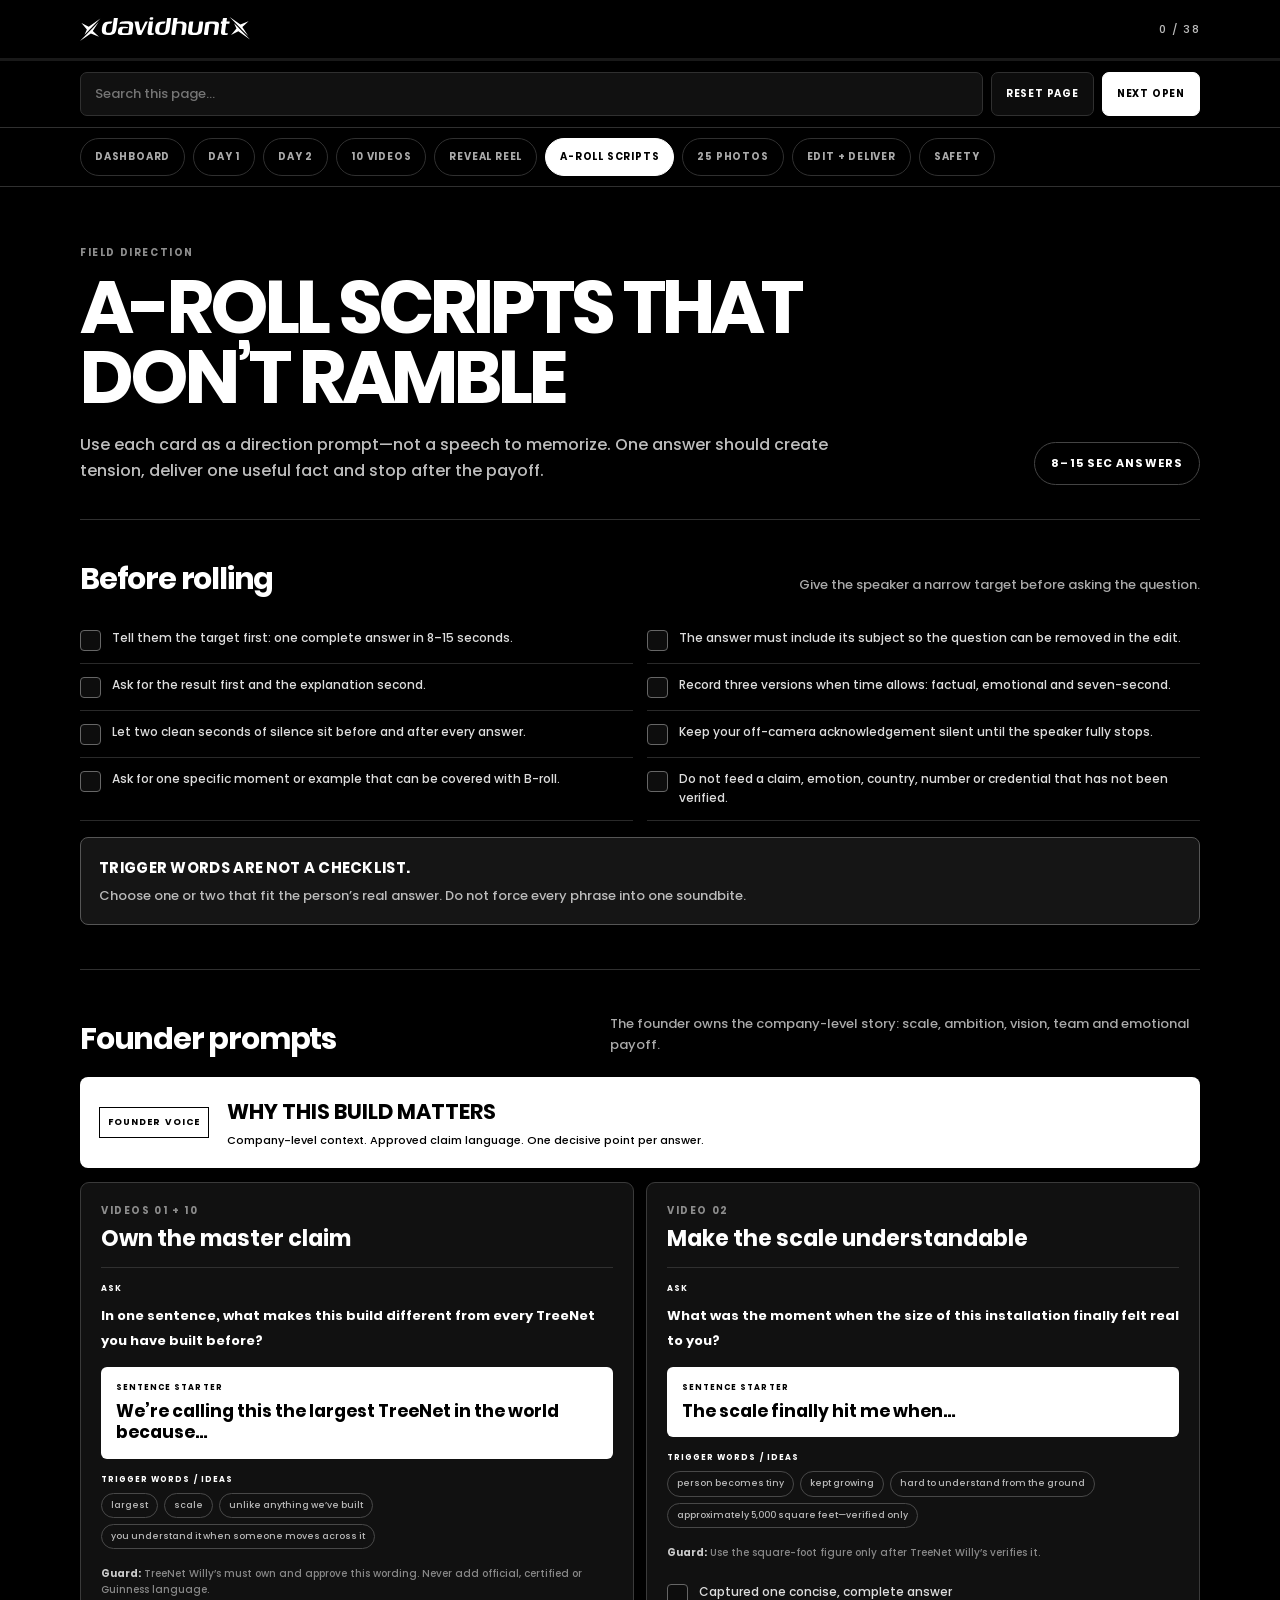
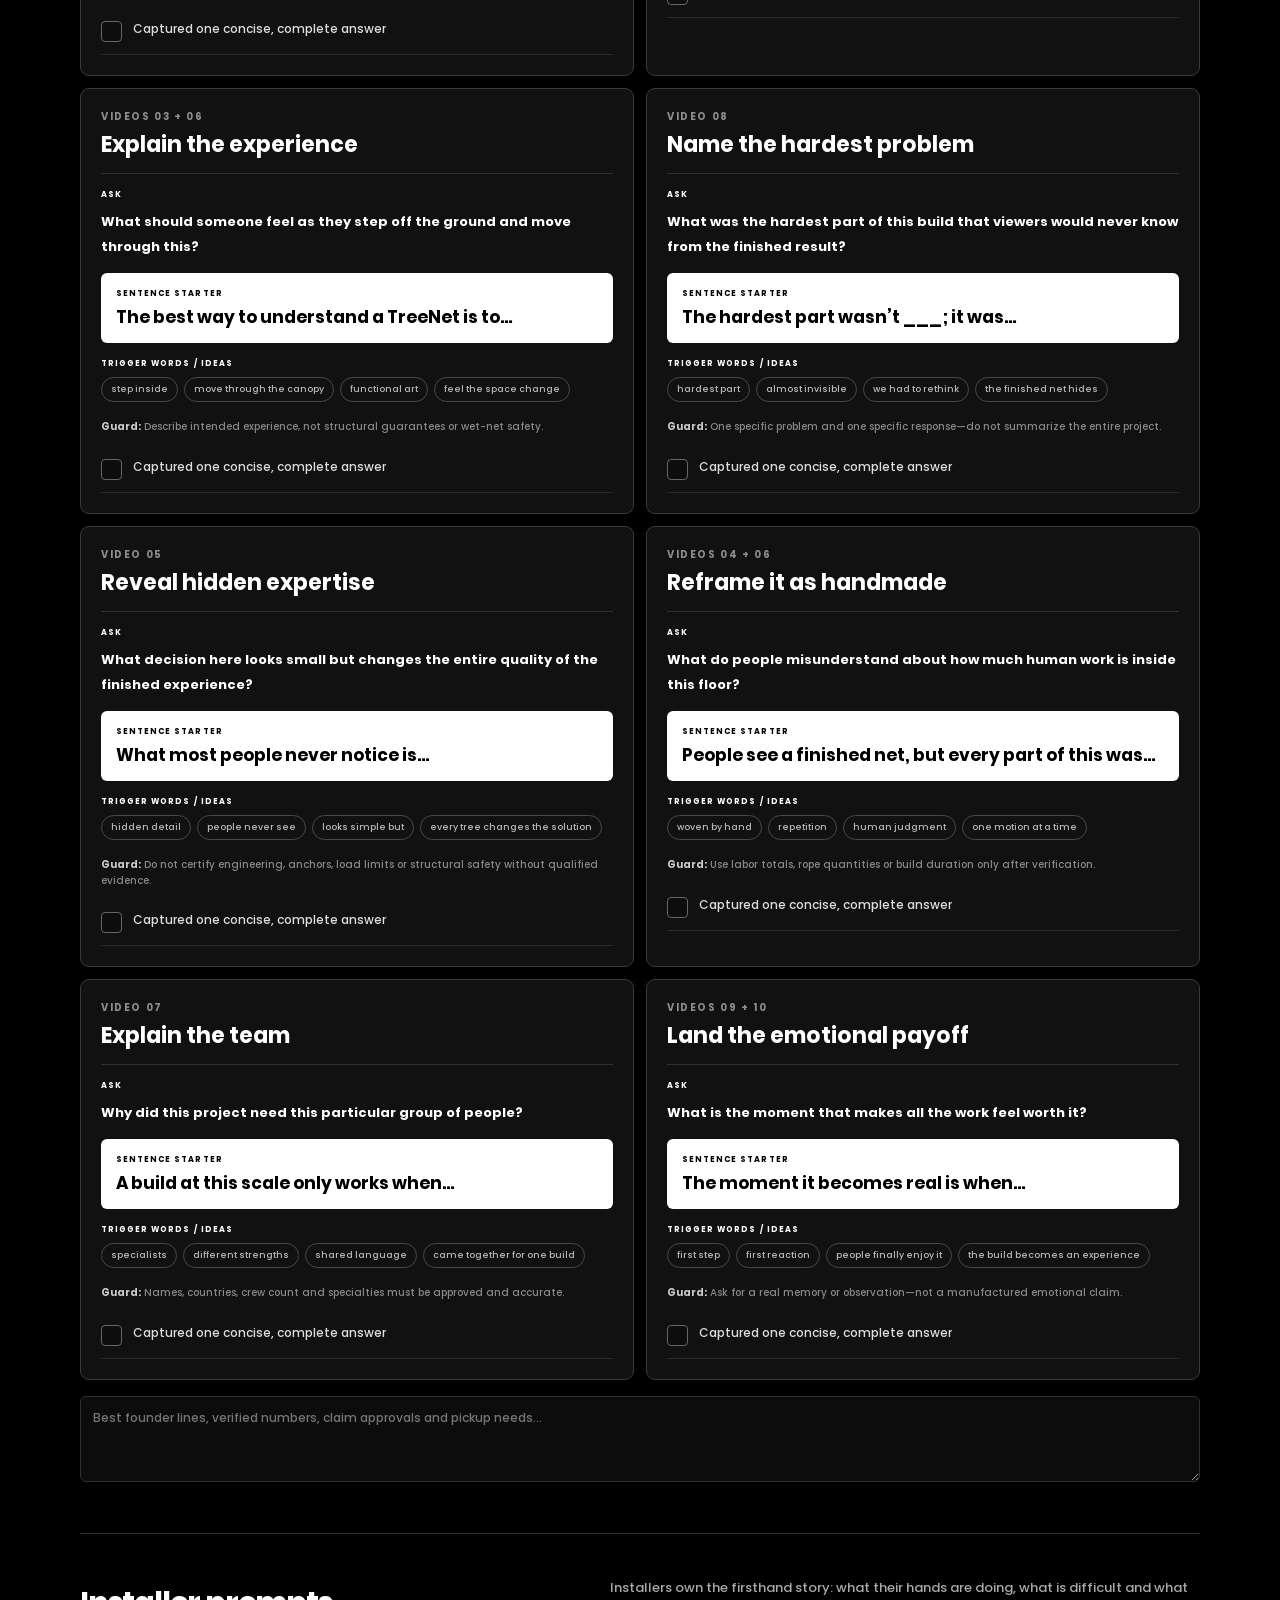
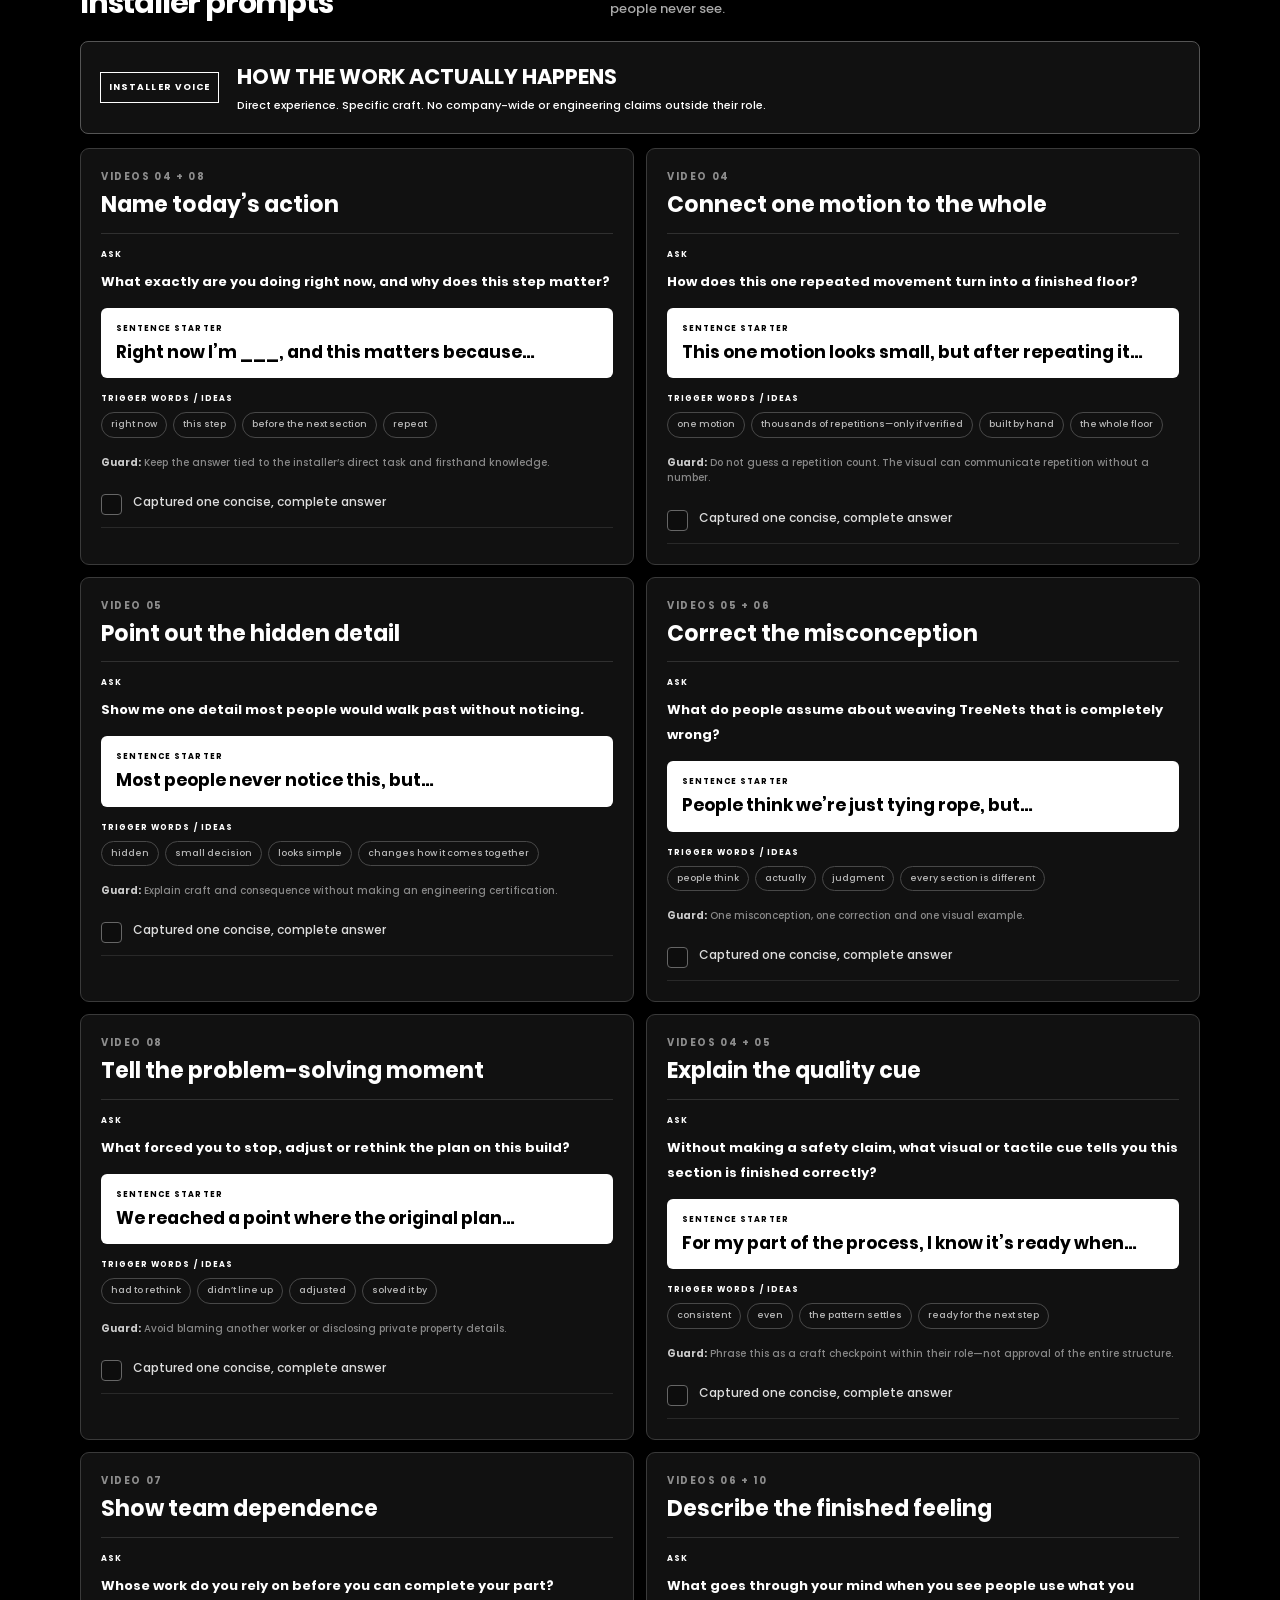
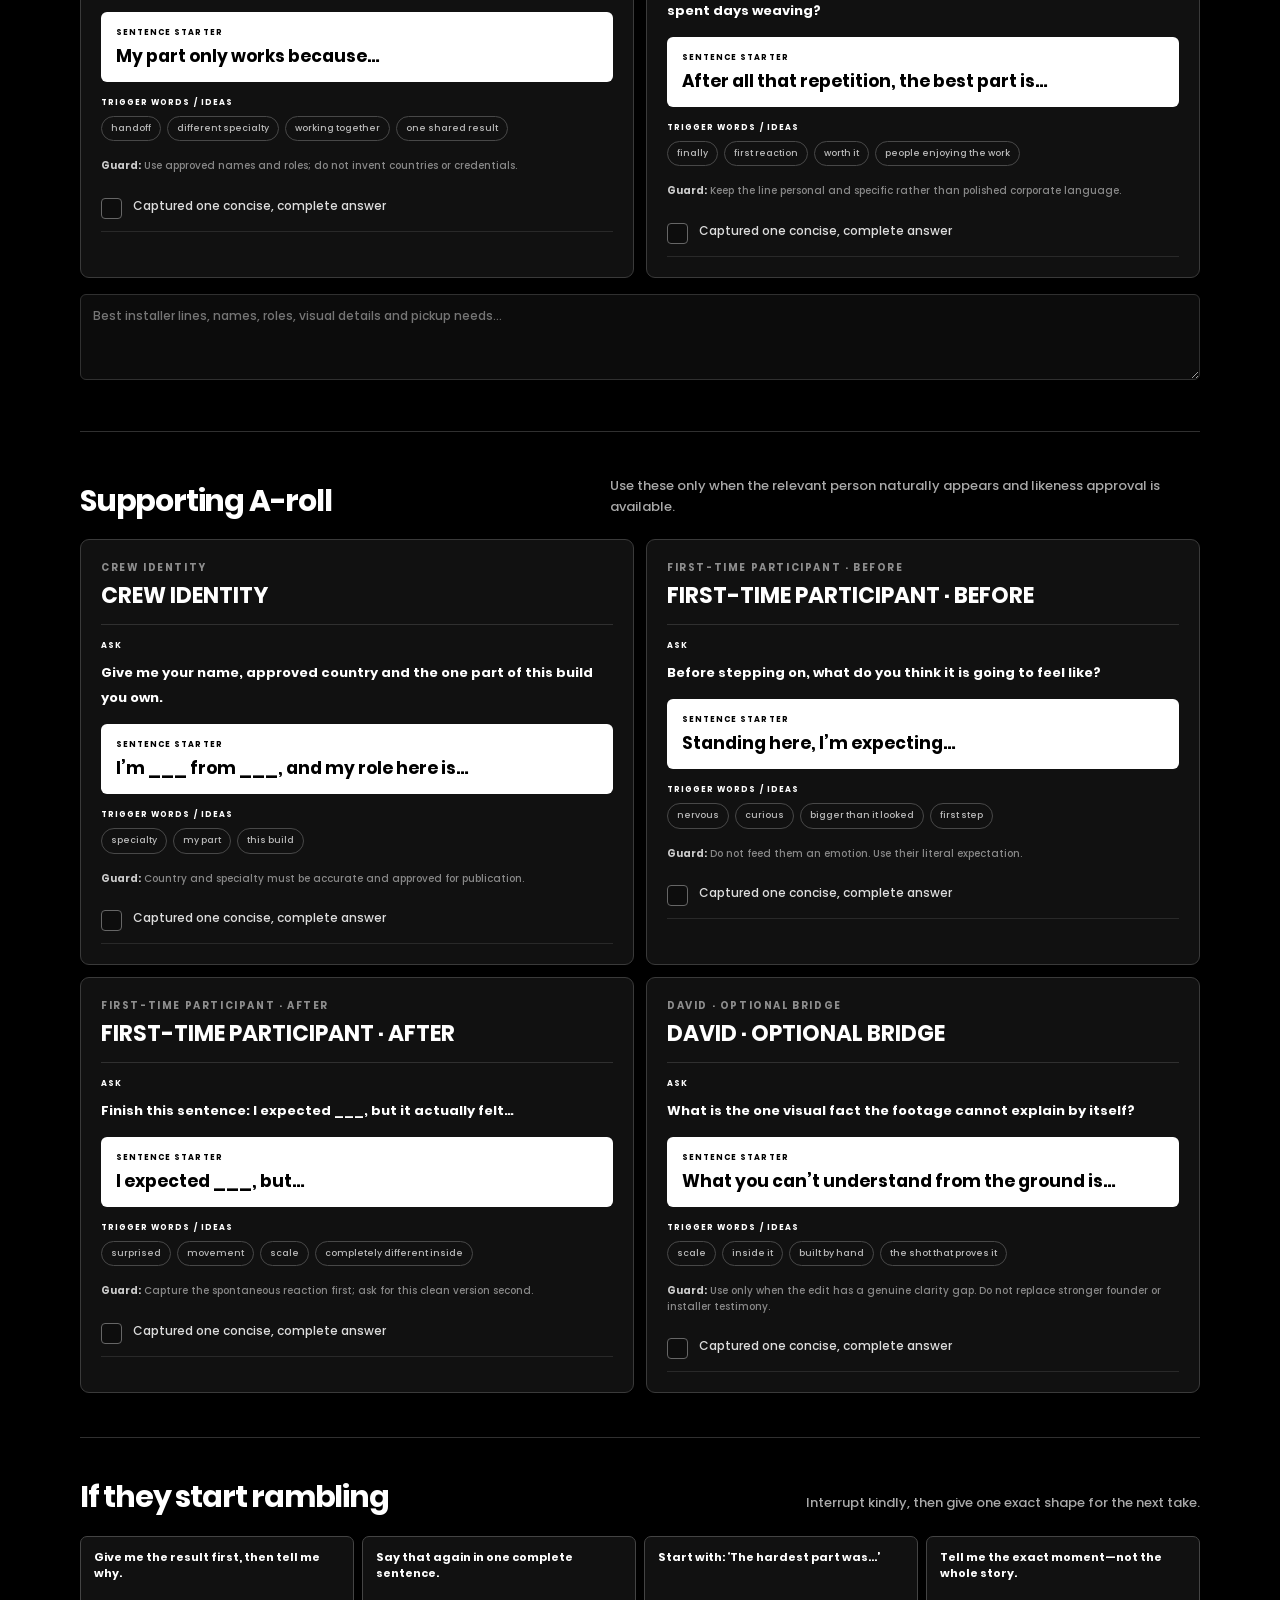
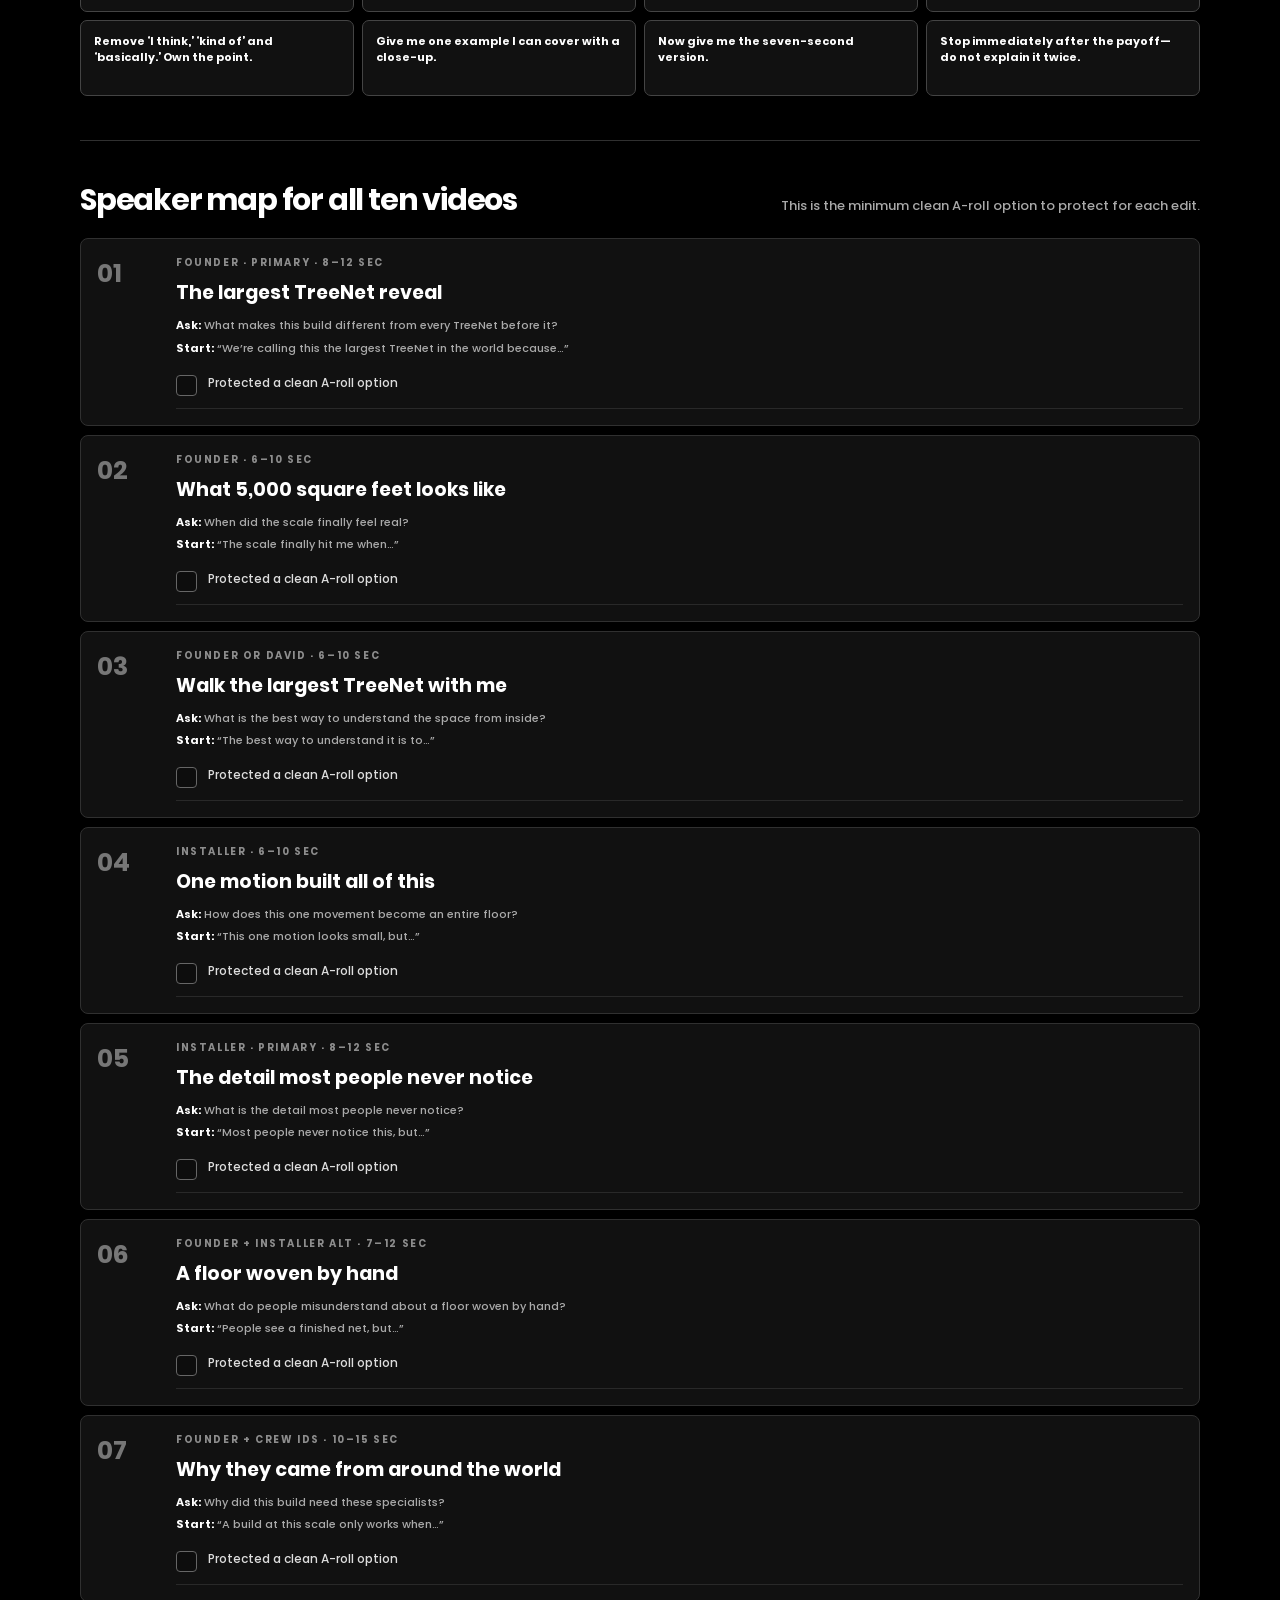
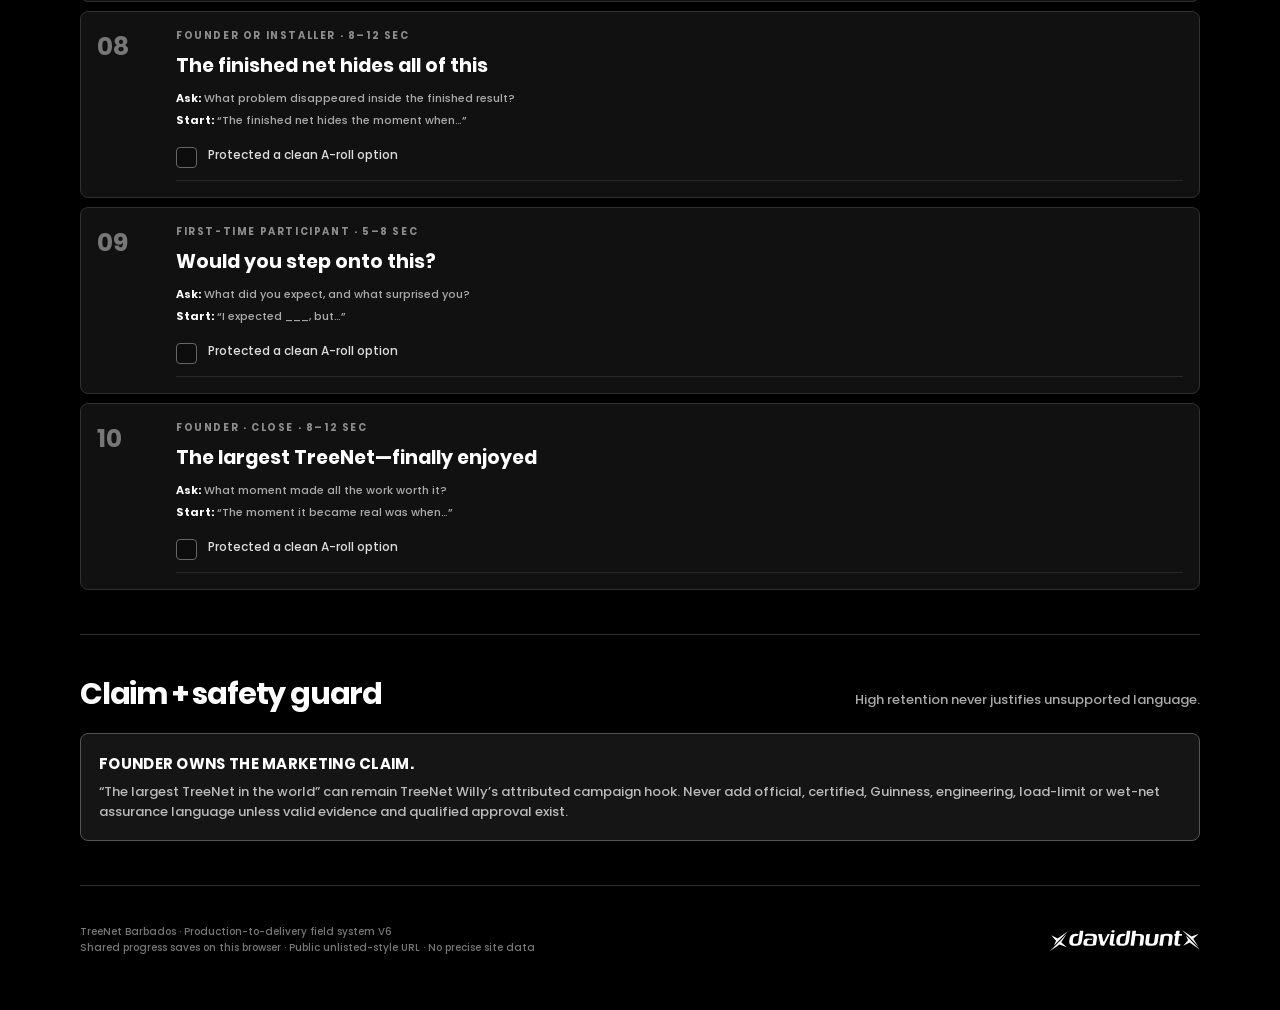
<file: interviews.html>
<!doctype html><html lang="en"><head><meta charset="utf-8"><meta name="viewport" content="width=device-width,initial-scale=1,viewport-fit=cover"><meta name="robots" content="noindex,nofollow,noarchive"><meta name="theme-color" content="#000000"><title>A-roll scripts · TreeNet Barbados</title><link rel="icon" href="assets/xdavidhuntx-MainLogo-Whiteout.svg" type="image/svg+xml"><link rel="stylesheet" href="assets/styles.css"></head><body data-page="interviews"><a class="skip" href="#main">Skip to content</a><header class="top"><div class="wrap topline"><img class="logo" src="assets/xdavidhuntx-MainLogo-Whiteout.svg" alt="xdavidhuntx"><div class="page-progress" id="stats">0 / 0</div></div><div class="progress"><span id="bar"></span></div><div class="wrap tools"><input class="search" id="search" type="search" placeholder="Search this page…" aria-label="Search this page"><button class="btn" id="reset" type="button">Reset page</button><button class="btn primary" id="nextOpen" type="button">Next open</button></div></header><nav class="nav"><div class="wrap navrow"><a href="index.html" data-page="home">Dashboard</a><a href="day1.html" data-page="day1">Day 1</a><a href="day2.html" data-page="day2">Day 2</a><a href="video.html" data-page="video">10 videos</a><a href="reveal.html" data-page="reveal">Reveal reel</a><a href="interviews.html" data-page="interviews">A-roll scripts</a><a href="photos.html" data-page="photos">25 photos</a><a href="edit.html" data-page="edit">Edit + deliver</a><a href="safety.html" data-page="safety">Safety</a></div></nav><main id="main" class="wrap"><section class="page-intro"><div><span class="eyebrow">FIELD DIRECTION</span><h1>A-ROLL SCRIPTS THAT DON’T RAMBLE</h1><p>Use each card as a direction prompt—not a speech to memorize. One answer should create tension, deliver one useful fact and stop after the payoff.</p></div><span class="count-badge">8–15 SEC ANSWERS</span></section><section class="section searchable"><div class="section-head"><h2>Before rolling</h2><p>Give the speaker a narrow target before asking the question.</p></div><div class="checks two-col"><label class="check searchable"><input type="checkbox" data-id="aroll-setup-0"><span>Tell them the target first: one complete answer in 8–15 seconds.</span></label><label class="check searchable"><input type="checkbox" data-id="aroll-setup-1"><span>The answer must include its subject so the question can be removed in the edit.</span></label><label class="check searchable"><input type="checkbox" data-id="aroll-setup-2"><span>Ask for the result first and the explanation second.</span></label><label class="check searchable"><input type="checkbox" data-id="aroll-setup-3"><span>Record three versions when time allows: factual, emotional and seven-second.</span></label><label class="check searchable"><input type="checkbox" data-id="aroll-setup-4"><span>Let two clean seconds of silence sit before and after every answer.</span></label><label class="check searchable"><input type="checkbox" data-id="aroll-setup-5"><span>Keep your off-camera acknowledgement silent until the speaker fully stops.</span></label><label class="check searchable"><input type="checkbox" data-id="aroll-setup-6"><span>Ask for one specific moment or example that can be covered with B-roll.</span></label><label class="check searchable"><input type="checkbox" data-id="aroll-setup-7"><span>Do not feed a claim, emotion, country, number or credential that has not been verified.</span></label></div><div class="alert"><strong>TRIGGER WORDS ARE NOT A CHECKLIST.</strong><p>Choose one or two that fit the person’s real answer. Do not force every phrase into one soundbite.</p></div></section><section class="section searchable"><div class="section-head"><h2>Founder prompts</h2><p>The founder owns the company-level story: scale, ambition, vision, team and emotional payoff.</p></div><div class="role-banner"><span>FOUNDER VOICE</span><strong>WHY THIS BUILD MATTERS</strong><p>Company-level context. Approved claim language. One decisive point per answer.</p></div><div class="prompt-grid"><article class="prompt-card searchable"><div class="prompt-head"><span class="label">VIDEOS 01 + 10</span><h3>Own the master claim</h3></div><div class="prompt-question"><small>ASK</small><strong>In one sentence, what makes this build different from every TreeNet you have built before?</strong></div><div class="line-starter"><small>SENTENCE STARTER</small><strong>We’re calling this the largest TreeNet in the world because…</strong></div><div class="trigger-block"><small>TRIGGER WORDS / IDEAS</small><div class="trigger-list"><span>largest</span><span>scale</span><span>unlike anything we’ve built</span><span>you understand it when someone moves across it</span></div></div><p class="guard"><b>Guard:</b> TreeNet Willy’s must own and approve this wording. Never add official, certified or Guinness language.</p><label class="check searchable"><input type="checkbox" data-id="aroll-founder-0"><span>Captured one concise, complete answer</span></label></article><article class="prompt-card searchable"><div class="prompt-head"><span class="label">VIDEO 02</span><h3>Make the scale understandable</h3></div><div class="prompt-question"><small>ASK</small><strong>What was the moment when the size of this installation finally felt real to you?</strong></div><div class="line-starter"><small>SENTENCE STARTER</small><strong>The scale finally hit me when…</strong></div><div class="trigger-block"><small>TRIGGER WORDS / IDEAS</small><div class="trigger-list"><span>person becomes tiny</span><span>kept growing</span><span>hard to understand from the ground</span><span>approximately 5,000 square feet—verified only</span></div></div><p class="guard"><b>Guard:</b> Use the square-foot figure only after TreeNet Willy’s verifies it.</p><label class="check searchable"><input type="checkbox" data-id="aroll-founder-1"><span>Captured one concise, complete answer</span></label></article><article class="prompt-card searchable"><div class="prompt-head"><span class="label">VIDEOS 03 + 06</span><h3>Explain the experience</h3></div><div class="prompt-question"><small>ASK</small><strong>What should someone feel as they step off the ground and move through this?</strong></div><div class="line-starter"><small>SENTENCE STARTER</small><strong>The best way to understand a TreeNet is to…</strong></div><div class="trigger-block"><small>TRIGGER WORDS / IDEAS</small><div class="trigger-list"><span>step inside</span><span>move through the canopy</span><span>functional art</span><span>feel the space change</span></div></div><p class="guard"><b>Guard:</b> Describe intended experience, not structural guarantees or wet-net safety.</p><label class="check searchable"><input type="checkbox" data-id="aroll-founder-2"><span>Captured one concise, complete answer</span></label></article><article class="prompt-card searchable"><div class="prompt-head"><span class="label">VIDEO 08</span><h3>Name the hardest problem</h3></div><div class="prompt-question"><small>ASK</small><strong>What was the hardest part of this build that viewers would never know from the finished result?</strong></div><div class="line-starter"><small>SENTENCE STARTER</small><strong>The hardest part wasn’t ___; it was…</strong></div><div class="trigger-block"><small>TRIGGER WORDS / IDEAS</small><div class="trigger-list"><span>hardest part</span><span>almost invisible</span><span>we had to rethink</span><span>the finished net hides</span></div></div><p class="guard"><b>Guard:</b> One specific problem and one specific response—do not summarize the entire project.</p><label class="check searchable"><input type="checkbox" data-id="aroll-founder-3"><span>Captured one concise, complete answer</span></label></article><article class="prompt-card searchable"><div class="prompt-head"><span class="label">VIDEO 05</span><h3>Reveal hidden expertise</h3></div><div class="prompt-question"><small>ASK</small><strong>What decision here looks small but changes the entire quality of the finished experience?</strong></div><div class="line-starter"><small>SENTENCE STARTER</small><strong>What most people never notice is…</strong></div><div class="trigger-block"><small>TRIGGER WORDS / IDEAS</small><div class="trigger-list"><span>hidden detail</span><span>people never see</span><span>looks simple but</span><span>every tree changes the solution</span></div></div><p class="guard"><b>Guard:</b> Do not certify engineering, anchors, load limits or structural safety without qualified evidence.</p><label class="check searchable"><input type="checkbox" data-id="aroll-founder-4"><span>Captured one concise, complete answer</span></label></article><article class="prompt-card searchable"><div class="prompt-head"><span class="label">VIDEOS 04 + 06</span><h3>Reframe it as handmade</h3></div><div class="prompt-question"><small>ASK</small><strong>What do people misunderstand about how much human work is inside this floor?</strong></div><div class="line-starter"><small>SENTENCE STARTER</small><strong>People see a finished net, but every part of this was…</strong></div><div class="trigger-block"><small>TRIGGER WORDS / IDEAS</small><div class="trigger-list"><span>woven by hand</span><span>repetition</span><span>human judgment</span><span>one motion at a time</span></div></div><p class="guard"><b>Guard:</b> Use labor totals, rope quantities or build duration only after verification.</p><label class="check searchable"><input type="checkbox" data-id="aroll-founder-5"><span>Captured one concise, complete answer</span></label></article><article class="prompt-card searchable"><div class="prompt-head"><span class="label">VIDEO 07</span><h3>Explain the team</h3></div><div class="prompt-question"><small>ASK</small><strong>Why did this project need this particular group of people?</strong></div><div class="line-starter"><small>SENTENCE STARTER</small><strong>A build at this scale only works when…</strong></div><div class="trigger-block"><small>TRIGGER WORDS / IDEAS</small><div class="trigger-list"><span>specialists</span><span>different strengths</span><span>shared language</span><span>came together for one build</span></div></div><p class="guard"><b>Guard:</b> Names, countries, crew count and specialties must be approved and accurate.</p><label class="check searchable"><input type="checkbox" data-id="aroll-founder-6"><span>Captured one concise, complete answer</span></label></article><article class="prompt-card searchable"><div class="prompt-head"><span class="label">VIDEOS 09 + 10</span><h3>Land the emotional payoff</h3></div><div class="prompt-question"><small>ASK</small><strong>What is the moment that makes all the work feel worth it?</strong></div><div class="line-starter"><small>SENTENCE STARTER</small><strong>The moment it becomes real is when…</strong></div><div class="trigger-block"><small>TRIGGER WORDS / IDEAS</small><div class="trigger-list"><span>first step</span><span>first reaction</span><span>people finally enjoy it</span><span>the build becomes an experience</span></div></div><p class="guard"><b>Guard:</b> Ask for a real memory or observation—not a manufactured emotional claim.</p><label class="check searchable"><input type="checkbox" data-id="aroll-founder-7"><span>Captured one concise, complete answer</span></label></article></div><textarea class="notes" data-note="aroll-founder" placeholder="Best founder lines, verified numbers, claim approvals and pickup needs…"></textarea></section><section class="section searchable"><div class="section-head"><h2>Installer prompts</h2><p>Installers own the firsthand story: what their hands are doing, what is difficult and what people never see.</p></div><div class="role-banner inverse"><span>INSTALLER VOICE</span><strong>HOW THE WORK ACTUALLY HAPPENS</strong><p>Direct experience. Specific craft. No company-wide or engineering claims outside their role.</p></div><div class="prompt-grid"><article class="prompt-card searchable"><div class="prompt-head"><span class="label">VIDEOS 04 + 08</span><h3>Name today’s action</h3></div><div class="prompt-question"><small>ASK</small><strong>What exactly are you doing right now, and why does this step matter?</strong></div><div class="line-starter"><small>SENTENCE STARTER</small><strong>Right now I’m ___, and this matters because…</strong></div><div class="trigger-block"><small>TRIGGER WORDS / IDEAS</small><div class="trigger-list"><span>right now</span><span>this step</span><span>before the next section</span><span>repeat</span></div></div><p class="guard"><b>Guard:</b> Keep the answer tied to the installer’s direct task and firsthand knowledge.</p><label class="check searchable"><input type="checkbox" data-id="aroll-installer-0"><span>Captured one concise, complete answer</span></label></article><article class="prompt-card searchable"><div class="prompt-head"><span class="label">VIDEO 04</span><h3>Connect one motion to the whole</h3></div><div class="prompt-question"><small>ASK</small><strong>How does this one repeated movement turn into a finished floor?</strong></div><div class="line-starter"><small>SENTENCE STARTER</small><strong>This one motion looks small, but after repeating it…</strong></div><div class="trigger-block"><small>TRIGGER WORDS / IDEAS</small><div class="trigger-list"><span>one motion</span><span>thousands of repetitions—only if verified</span><span>built by hand</span><span>the whole floor</span></div></div><p class="guard"><b>Guard:</b> Do not guess a repetition count. The visual can communicate repetition without a number.</p><label class="check searchable"><input type="checkbox" data-id="aroll-installer-1"><span>Captured one concise, complete answer</span></label></article><article class="prompt-card searchable"><div class="prompt-head"><span class="label">VIDEO 05</span><h3>Point out the hidden detail</h3></div><div class="prompt-question"><small>ASK</small><strong>Show me one detail most people would walk past without noticing.</strong></div><div class="line-starter"><small>SENTENCE STARTER</small><strong>Most people never notice this, but…</strong></div><div class="trigger-block"><small>TRIGGER WORDS / IDEAS</small><div class="trigger-list"><span>hidden</span><span>small decision</span><span>looks simple</span><span>changes how it comes together</span></div></div><p class="guard"><b>Guard:</b> Explain craft and consequence without making an engineering certification.</p><label class="check searchable"><input type="checkbox" data-id="aroll-installer-2"><span>Captured one concise, complete answer</span></label></article><article class="prompt-card searchable"><div class="prompt-head"><span class="label">VIDEOS 05 + 06</span><h3>Correct the misconception</h3></div><div class="prompt-question"><small>ASK</small><strong>What do people assume about weaving TreeNets that is completely wrong?</strong></div><div class="line-starter"><small>SENTENCE STARTER</small><strong>People think we’re just tying rope, but…</strong></div><div class="trigger-block"><small>TRIGGER WORDS / IDEAS</small><div class="trigger-list"><span>people think</span><span>actually</span><span>judgment</span><span>every section is different</span></div></div><p class="guard"><b>Guard:</b> One misconception, one correction and one visual example.</p><label class="check searchable"><input type="checkbox" data-id="aroll-installer-3"><span>Captured one concise, complete answer</span></label></article><article class="prompt-card searchable"><div class="prompt-head"><span class="label">VIDEO 08</span><h3>Tell the problem-solving moment</h3></div><div class="prompt-question"><small>ASK</small><strong>What forced you to stop, adjust or rethink the plan on this build?</strong></div><div class="line-starter"><small>SENTENCE STARTER</small><strong>We reached a point where the original plan…</strong></div><div class="trigger-block"><small>TRIGGER WORDS / IDEAS</small><div class="trigger-list"><span>had to rethink</span><span>didn’t line up</span><span>adjusted</span><span>solved it by</span></div></div><p class="guard"><b>Guard:</b> Avoid blaming another worker or disclosing private property details.</p><label class="check searchable"><input type="checkbox" data-id="aroll-installer-4"><span>Captured one concise, complete answer</span></label></article><article class="prompt-card searchable"><div class="prompt-head"><span class="label">VIDEOS 04 + 05</span><h3>Explain the quality cue</h3></div><div class="prompt-question"><small>ASK</small><strong>Without making a safety claim, what visual or tactile cue tells you this section is finished correctly?</strong></div><div class="line-starter"><small>SENTENCE STARTER</small><strong>For my part of the process, I know it’s ready when…</strong></div><div class="trigger-block"><small>TRIGGER WORDS / IDEAS</small><div class="trigger-list"><span>consistent</span><span>even</span><span>the pattern settles</span><span>ready for the next step</span></div></div><p class="guard"><b>Guard:</b> Phrase this as a craft checkpoint within their role—not approval of the entire structure.</p><label class="check searchable"><input type="checkbox" data-id="aroll-installer-5"><span>Captured one concise, complete answer</span></label></article><article class="prompt-card searchable"><div class="prompt-head"><span class="label">VIDEO 07</span><h3>Show team dependence</h3></div><div class="prompt-question"><small>ASK</small><strong>Whose work do you rely on before you can complete your part?</strong></div><div class="line-starter"><small>SENTENCE STARTER</small><strong>My part only works because…</strong></div><div class="trigger-block"><small>TRIGGER WORDS / IDEAS</small><div class="trigger-list"><span>handoff</span><span>different specialty</span><span>working together</span><span>one shared result</span></div></div><p class="guard"><b>Guard:</b> Use approved names and roles; do not invent countries or credentials.</p><label class="check searchable"><input type="checkbox" data-id="aroll-installer-6"><span>Captured one concise, complete answer</span></label></article><article class="prompt-card searchable"><div class="prompt-head"><span class="label">VIDEOS 06 + 10</span><h3>Describe the finished feeling</h3></div><div class="prompt-question"><small>ASK</small><strong>What goes through your mind when you see people use what you spent days weaving?</strong></div><div class="line-starter"><small>SENTENCE STARTER</small><strong>After all that repetition, the best part is…</strong></div><div class="trigger-block"><small>TRIGGER WORDS / IDEAS</small><div class="trigger-list"><span>finally</span><span>first reaction</span><span>worth it</span><span>people enjoying the work</span></div></div><p class="guard"><b>Guard:</b> Keep the line personal and specific rather than polished corporate language.</p><label class="check searchable"><input type="checkbox" data-id="aroll-installer-7"><span>Captured one concise, complete answer</span></label></article></div><textarea class="notes" data-note="aroll-installer" placeholder="Best installer lines, names, roles, visual details and pickup needs…"></textarea></section><section class="section searchable"><div class="section-head"><h2>Supporting A-roll</h2><p>Use these only when the relevant person naturally appears and likeness approval is available.</p></div><div class="prompt-grid"><article class="prompt-card searchable"><div class="prompt-head"><span class="label">CREW IDENTITY</span><h3>CREW IDENTITY</h3></div><div class="prompt-question"><small>ASK</small><strong>Give me your name, approved country and the one part of this build you own.</strong></div><div class="line-starter"><small>SENTENCE STARTER</small><strong>I’m ___ from ___, and my role here is…</strong></div><div class="trigger-block"><small>TRIGGER WORDS / IDEAS</small><div class="trigger-list"><span>specialty</span><span>my part</span><span>this build</span></div></div><p class="guard"><b>Guard:</b> Country and specialty must be accurate and approved for publication.</p><label class="check searchable"><input type="checkbox" data-id="aroll-support-0"><span>Captured one concise, complete answer</span></label></article><article class="prompt-card searchable"><div class="prompt-head"><span class="label">FIRST-TIME PARTICIPANT · BEFORE</span><h3>FIRST-TIME PARTICIPANT · BEFORE</h3></div><div class="prompt-question"><small>ASK</small><strong>Before stepping on, what do you think it is going to feel like?</strong></div><div class="line-starter"><small>SENTENCE STARTER</small><strong>Standing here, I’m expecting…</strong></div><div class="trigger-block"><small>TRIGGER WORDS / IDEAS</small><div class="trigger-list"><span>nervous</span><span>curious</span><span>bigger than it looked</span><span>first step</span></div></div><p class="guard"><b>Guard:</b> Do not feed them an emotion. Use their literal expectation.</p><label class="check searchable"><input type="checkbox" data-id="aroll-support-1"><span>Captured one concise, complete answer</span></label></article><article class="prompt-card searchable"><div class="prompt-head"><span class="label">FIRST-TIME PARTICIPANT · AFTER</span><h3>FIRST-TIME PARTICIPANT · AFTER</h3></div><div class="prompt-question"><small>ASK</small><strong>Finish this sentence: I expected ___, but it actually felt…</strong></div><div class="line-starter"><small>SENTENCE STARTER</small><strong>I expected ___, but…</strong></div><div class="trigger-block"><small>TRIGGER WORDS / IDEAS</small><div class="trigger-list"><span>surprised</span><span>movement</span><span>scale</span><span>completely different inside</span></div></div><p class="guard"><b>Guard:</b> Capture the spontaneous reaction first; ask for this clean version second.</p><label class="check searchable"><input type="checkbox" data-id="aroll-support-2"><span>Captured one concise, complete answer</span></label></article><article class="prompt-card searchable"><div class="prompt-head"><span class="label">DAVID · OPTIONAL BRIDGE</span><h3>DAVID · OPTIONAL BRIDGE</h3></div><div class="prompt-question"><small>ASK</small><strong>What is the one visual fact the footage cannot explain by itself?</strong></div><div class="line-starter"><small>SENTENCE STARTER</small><strong>What you can’t understand from the ground is…</strong></div><div class="trigger-block"><small>TRIGGER WORDS / IDEAS</small><div class="trigger-list"><span>scale</span><span>inside it</span><span>built by hand</span><span>the shot that proves it</span></div></div><p class="guard"><b>Guard:</b> Use only when the edit has a genuine clarity gap. Do not replace stronger founder or installer testimony.</p><label class="check searchable"><input type="checkbox" data-id="aroll-support-3"><span>Captured one concise, complete answer</span></label></article></div></section><section class="section searchable"><div class="section-head"><h2>If they start rambling</h2><p>Interrupt kindly, then give one exact shape for the next take.</p></div><div class="redirect-grid"><div class="redirect">Give me the result first, then tell me why.</div><div class="redirect">Say that again in one complete sentence.</div><div class="redirect">Start with: ‘The hardest part was…’</div><div class="redirect">Tell me the exact moment—not the whole story.</div><div class="redirect">Remove ‘I think,’ ‘kind of’ and ‘basically.’ Own the point.</div><div class="redirect">Give me one example I can cover with a close-up.</div><div class="redirect">Now give me the seven-second version.</div><div class="redirect">Stop immediately after the payoff—do not explain it twice.</div></div></section><section class="section searchable"><div class="section-head"><h2>Speaker map for all ten videos</h2><p>This is the minimum clean A-roll option to protect for each edit.</p></div><div class="script-map"><article class="script-row searchable"><div class="script-num">01</div><div><span class="label">FOUNDER · PRIMARY · 8–12 sec</span><h3>The largest TreeNet reveal</h3><p><b>Ask:</b> What makes this build different from every TreeNet before it?</p><p><b>Start:</b> “We’re calling this the largest TreeNet in the world because…”</p><label class="check searchable"><input type="checkbox" data-id="aroll-video-0"><span>Protected a clean A-roll option</span></label></div></article><article class="script-row searchable"><div class="script-num">02</div><div><span class="label">FOUNDER · 6–10 sec</span><h3>What 5,000 square feet looks like</h3><p><b>Ask:</b> When did the scale finally feel real?</p><p><b>Start:</b> “The scale finally hit me when…”</p><label class="check searchable"><input type="checkbox" data-id="aroll-video-1"><span>Protected a clean A-roll option</span></label></div></article><article class="script-row searchable"><div class="script-num">03</div><div><span class="label">FOUNDER OR DAVID · 6–10 sec</span><h3>Walk the largest TreeNet with me</h3><p><b>Ask:</b> What is the best way to understand the space from inside?</p><p><b>Start:</b> “The best way to understand it is to…”</p><label class="check searchable"><input type="checkbox" data-id="aroll-video-2"><span>Protected a clean A-roll option</span></label></div></article><article class="script-row searchable"><div class="script-num">04</div><div><span class="label">INSTALLER · 6–10 sec</span><h3>One motion built all of this</h3><p><b>Ask:</b> How does this one movement become an entire floor?</p><p><b>Start:</b> “This one motion looks small, but…”</p><label class="check searchable"><input type="checkbox" data-id="aroll-video-3"><span>Protected a clean A-roll option</span></label></div></article><article class="script-row searchable"><div class="script-num">05</div><div><span class="label">INSTALLER · PRIMARY · 8–12 sec</span><h3>The detail most people never notice</h3><p><b>Ask:</b> What is the detail most people never notice?</p><p><b>Start:</b> “Most people never notice this, but…”</p><label class="check searchable"><input type="checkbox" data-id="aroll-video-4"><span>Protected a clean A-roll option</span></label></div></article><article class="script-row searchable"><div class="script-num">06</div><div><span class="label">FOUNDER + INSTALLER ALT · 7–12 sec</span><h3>A floor woven by hand</h3><p><b>Ask:</b> What do people misunderstand about a floor woven by hand?</p><p><b>Start:</b> “People see a finished net, but…”</p><label class="check searchable"><input type="checkbox" data-id="aroll-video-5"><span>Protected a clean A-roll option</span></label></div></article><article class="script-row searchable"><div class="script-num">07</div><div><span class="label">FOUNDER + CREW IDS · 10–15 sec</span><h3>Why they came from around the world</h3><p><b>Ask:</b> Why did this build need these specialists?</p><p><b>Start:</b> “A build at this scale only works when…”</p><label class="check searchable"><input type="checkbox" data-id="aroll-video-6"><span>Protected a clean A-roll option</span></label></div></article><article class="script-row searchable"><div class="script-num">08</div><div><span class="label">FOUNDER OR INSTALLER · 8–12 sec</span><h3>The finished net hides all of this</h3><p><b>Ask:</b> What problem disappeared inside the finished result?</p><p><b>Start:</b> “The finished net hides the moment when…”</p><label class="check searchable"><input type="checkbox" data-id="aroll-video-7"><span>Protected a clean A-roll option</span></label></div></article><article class="script-row searchable"><div class="script-num">09</div><div><span class="label">FIRST-TIME PARTICIPANT · 5–8 sec</span><h3>Would you step onto this?</h3><p><b>Ask:</b> What did you expect, and what surprised you?</p><p><b>Start:</b> “I expected ___, but…”</p><label class="check searchable"><input type="checkbox" data-id="aroll-video-8"><span>Protected a clean A-roll option</span></label></div></article><article class="script-row searchable"><div class="script-num">10</div><div><span class="label">FOUNDER · CLOSE · 8–12 sec</span><h3>The largest TreeNet—finally enjoyed</h3><p><b>Ask:</b> What moment made all the work worth it?</p><p><b>Start:</b> “The moment it became real was when…”</p><label class="check searchable"><input type="checkbox" data-id="aroll-video-9"><span>Protected a clean A-roll option</span></label></div></article></div></section><section class="section searchable"><div class="section-head"><h2>Claim + safety guard</h2><p>High retention never justifies unsupported language.</p></div><div class="alert"><strong>FOUNDER OWNS THE MARKETING CLAIM.</strong><p>“The largest TreeNet in the world” can remain TreeNet Willy’s attributed campaign hook. Never add official, certified, Guinness, engineering, load-limit or wet-net assurance language unless valid evidence and qualified approval exist.</p></div></section></main><div class="wrap empty" id="empty">No matching field-guide items.</div><footer class="wrap footer"><div>TreeNet Barbados · Production-to-delivery field system V6<br>Shared progress saves on this browser · Public unlisted-style URL · No precise site data</div><img src="assets/xdavidhuntx-MainLogo-Whiteout.svg" alt="xdavidhuntx"></footer><script src="assets/app.js"></script></body></html>
</file>
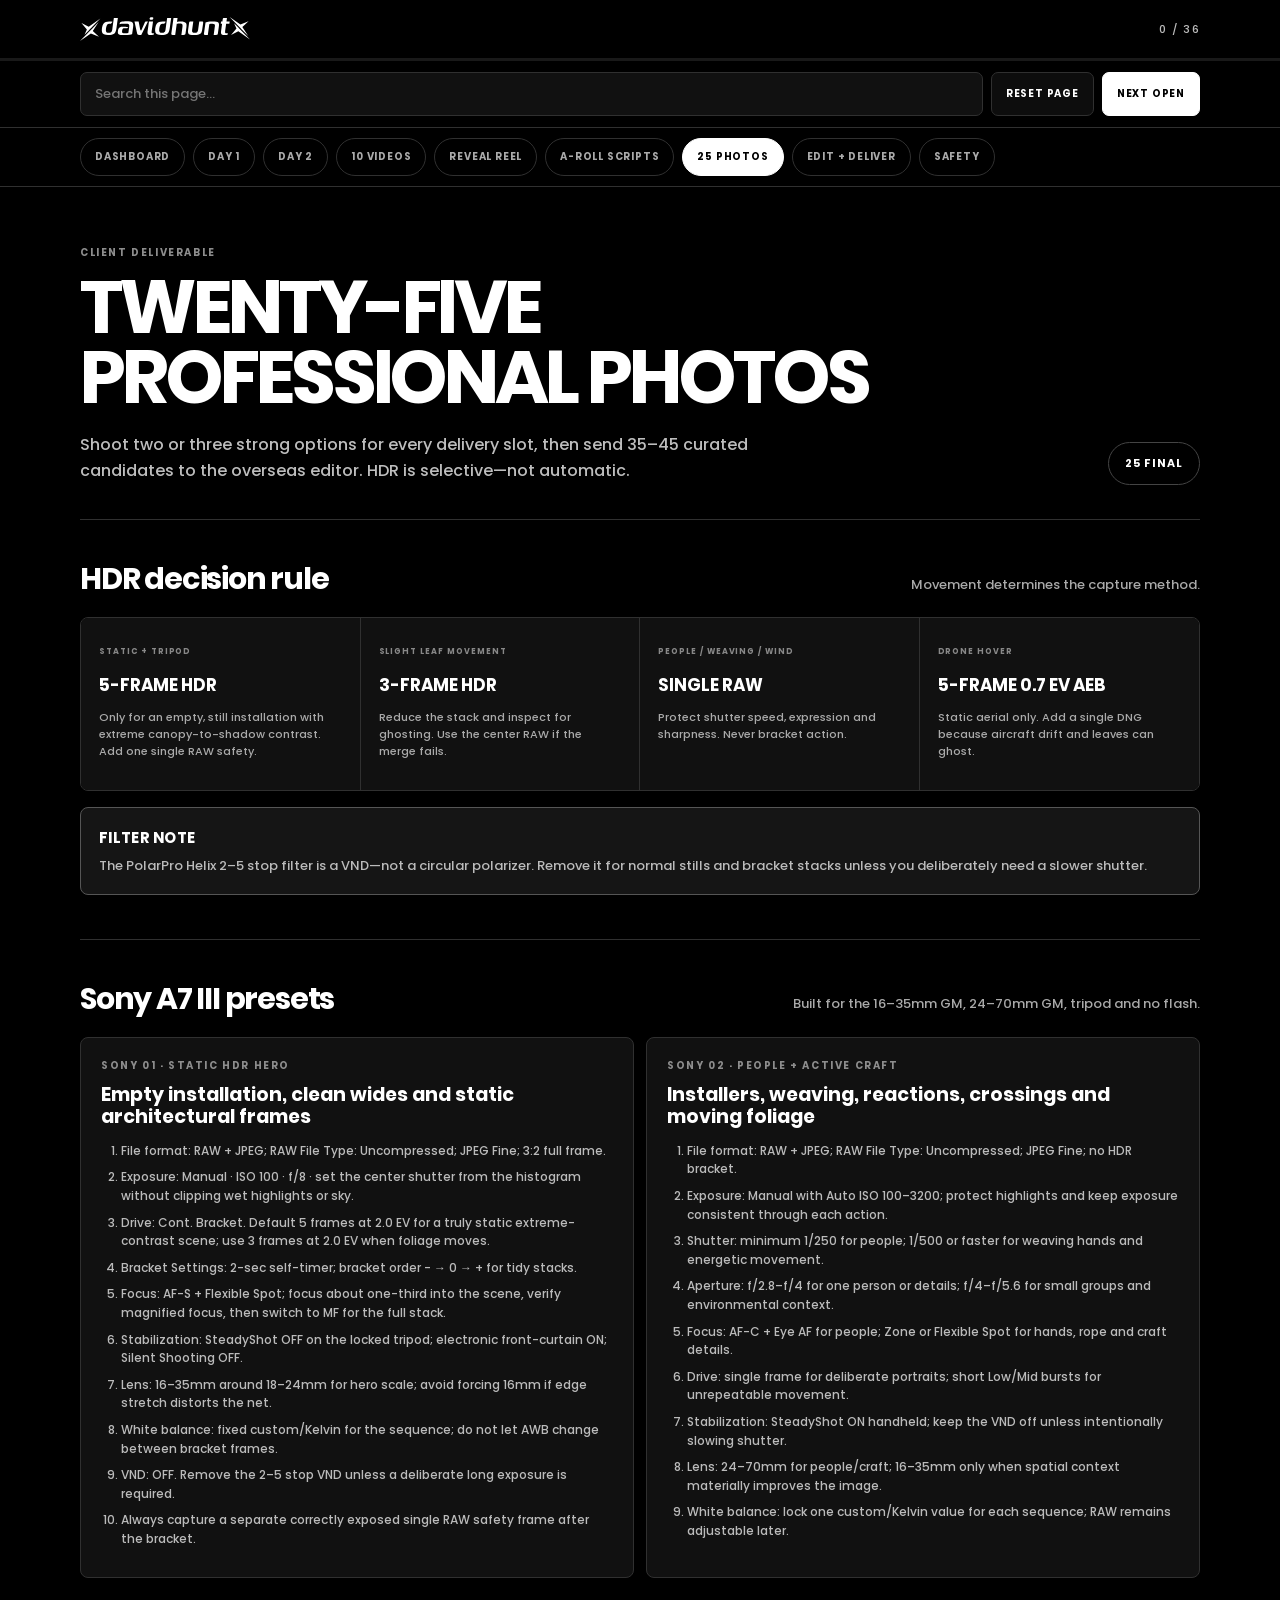
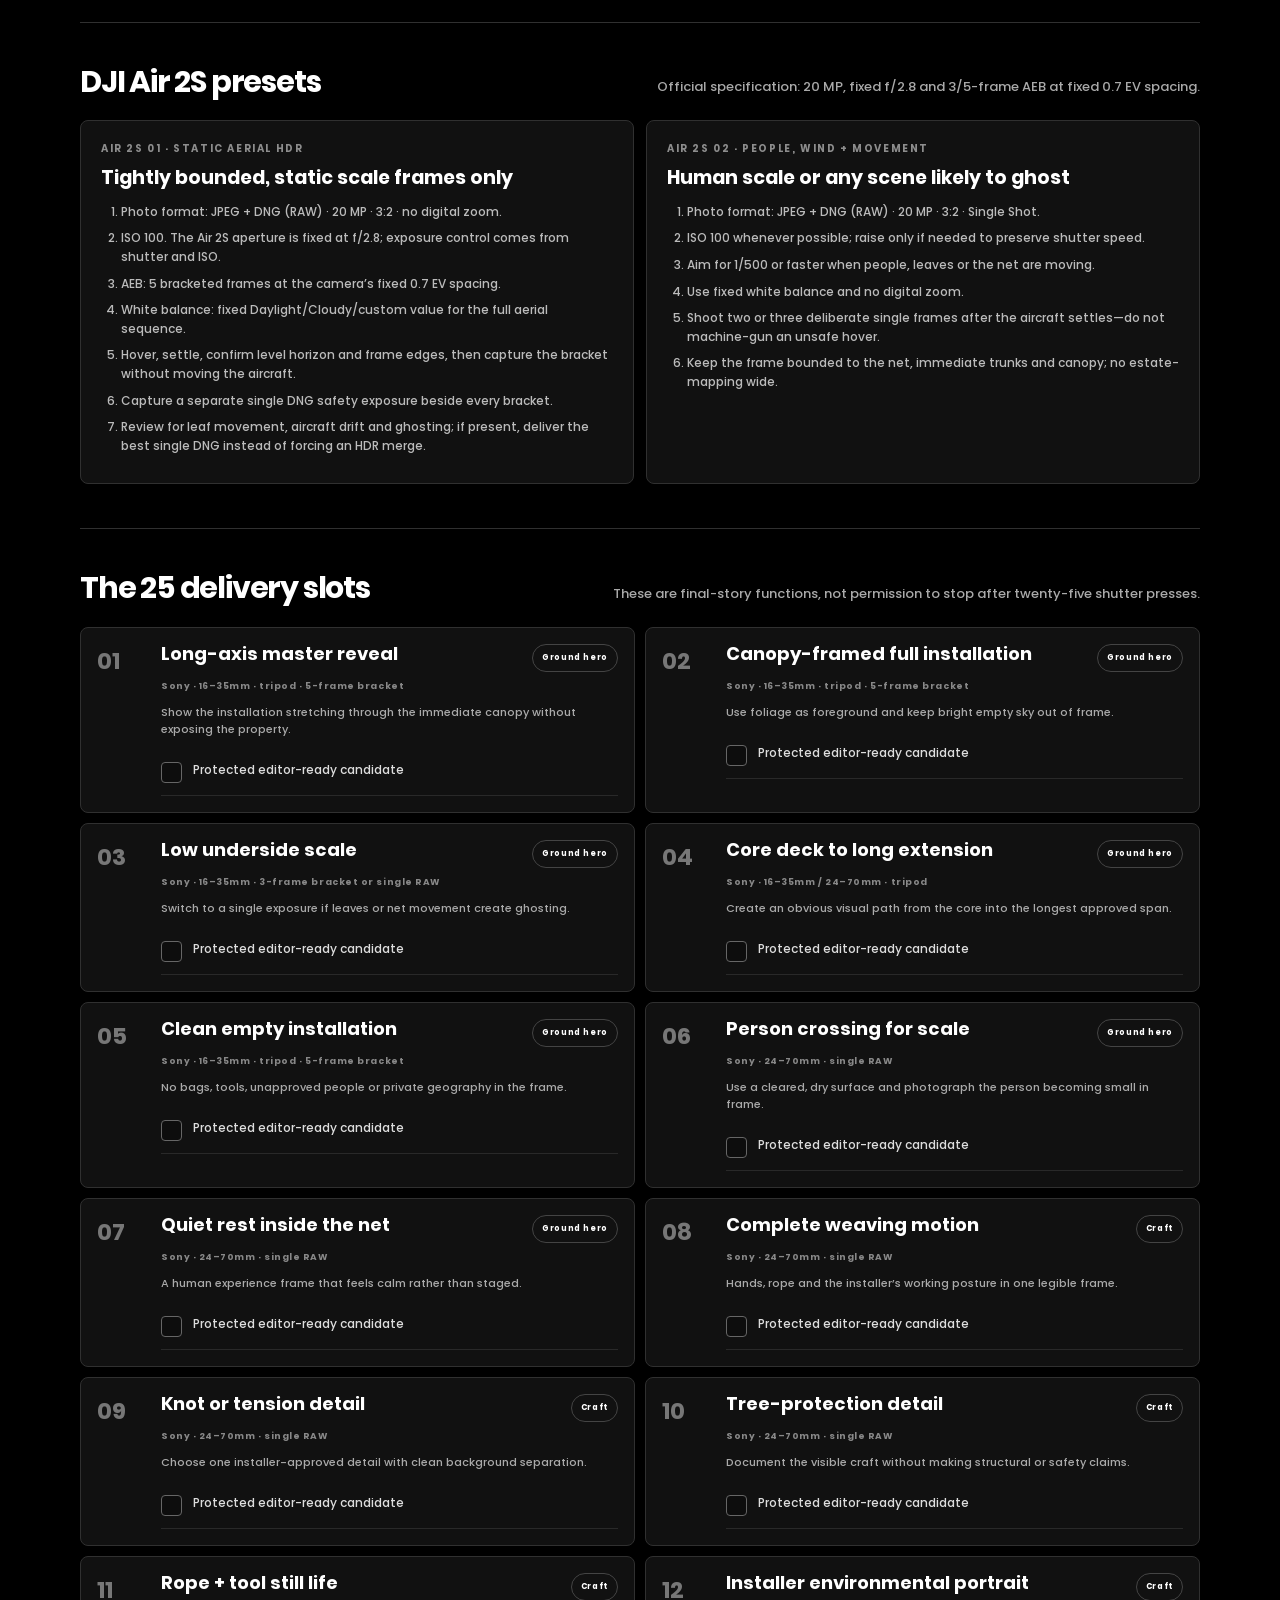
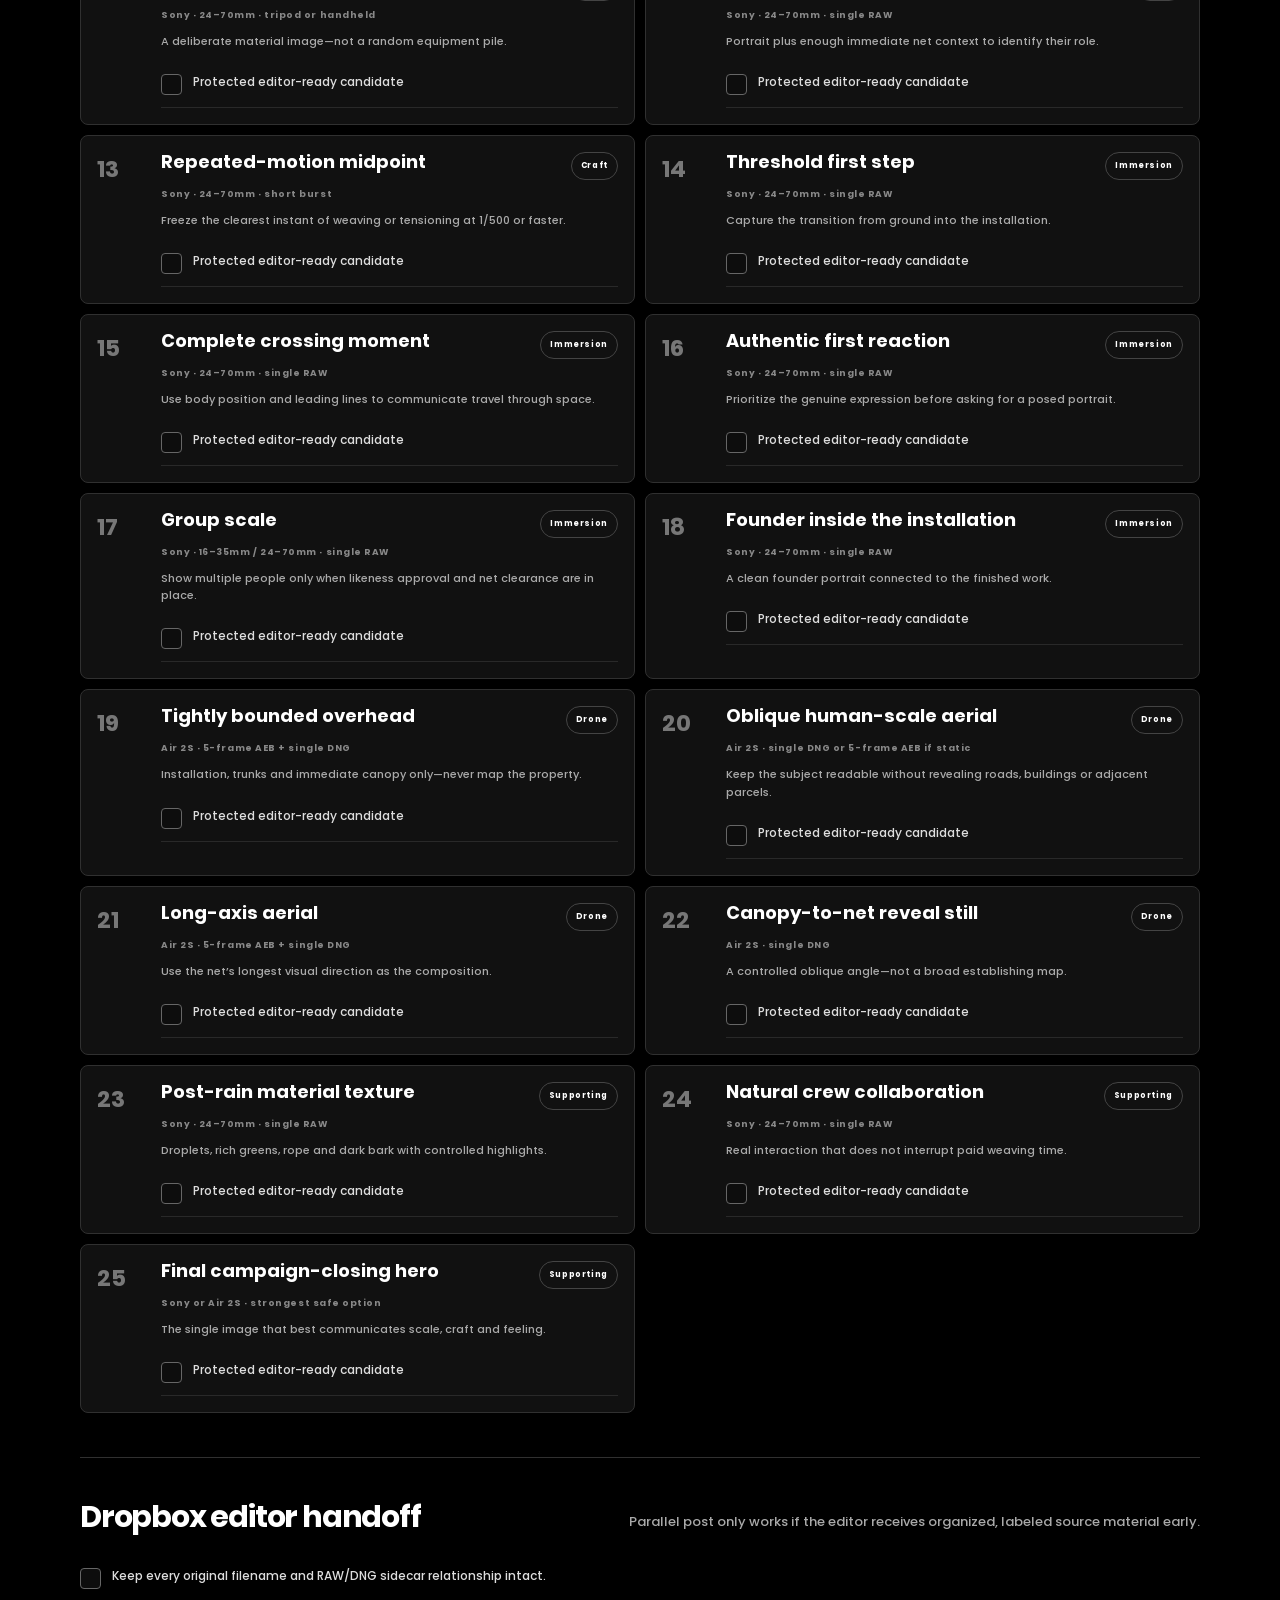
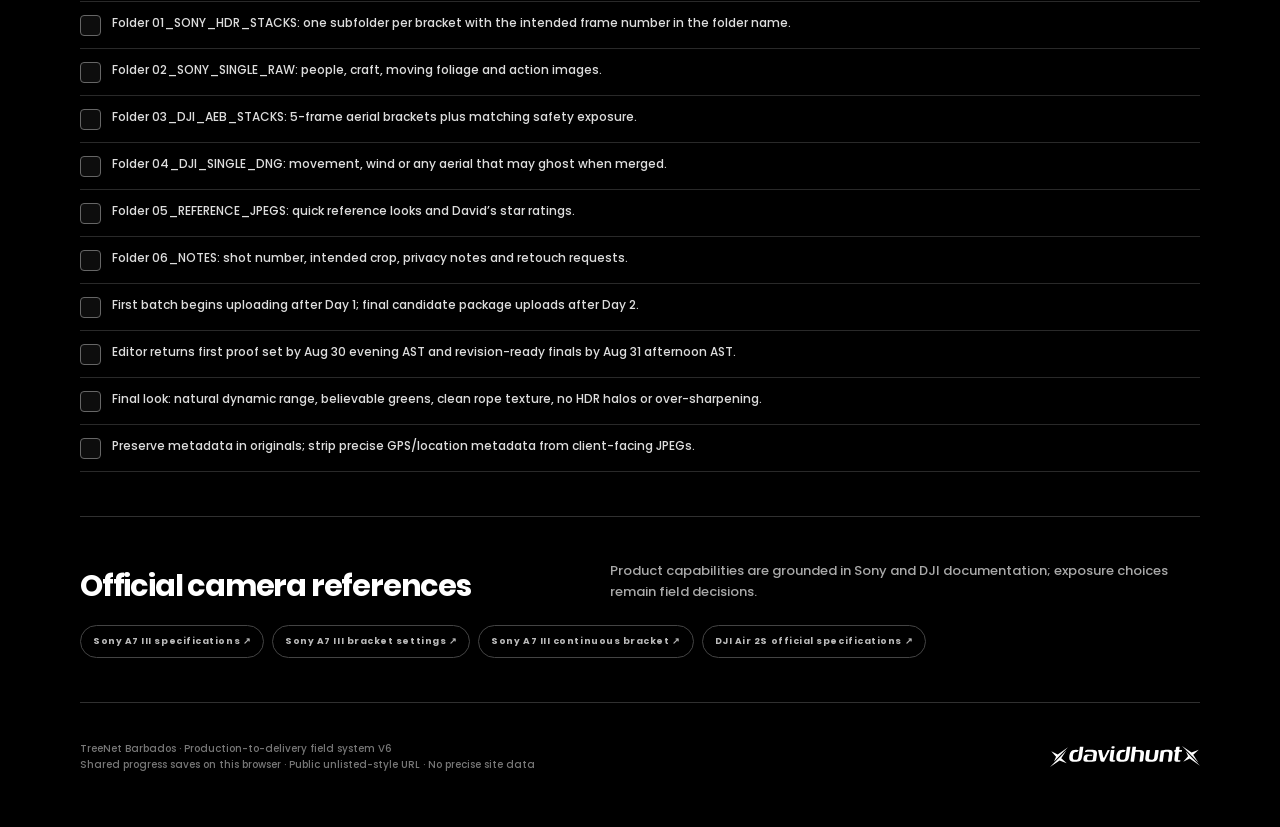
<file: photos.html>
<!doctype html><html lang="en"><head><meta charset="utf-8"><meta name="viewport" content="width=device-width,initial-scale=1,viewport-fit=cover"><meta name="robots" content="noindex,nofollow,noarchive"><meta name="theme-color" content="#000000"><title>25 photos · TreeNet Barbados</title><link rel="icon" href="assets/xdavidhuntx-MainLogo-Whiteout.svg" type="image/svg+xml"><link rel="stylesheet" href="assets/styles.css"></head><body data-page="photos"><a class="skip" href="#main">Skip to content</a><header class="top"><div class="wrap topline"><img class="logo" src="assets/xdavidhuntx-MainLogo-Whiteout.svg" alt="xdavidhuntx"><div class="page-progress" id="stats">0 / 0</div></div><div class="progress"><span id="bar"></span></div><div class="wrap tools"><input class="search" id="search" type="search" placeholder="Search this page…" aria-label="Search this page"><button class="btn" id="reset" type="button">Reset page</button><button class="btn primary" id="nextOpen" type="button">Next open</button></div></header><nav class="nav"><div class="wrap navrow"><a href="index.html" data-page="home">Dashboard</a><a href="day1.html" data-page="day1">Day 1</a><a href="day2.html" data-page="day2">Day 2</a><a href="video.html" data-page="video">10 videos</a><a href="reveal.html" data-page="reveal">Reveal reel</a><a href="interviews.html" data-page="interviews">A-roll scripts</a><a href="photos.html" data-page="photos">25 photos</a><a href="edit.html" data-page="edit">Edit + deliver</a><a href="safety.html" data-page="safety">Safety</a></div></nav><main id="main" class="wrap"><section class="page-intro"><div><span class="eyebrow">CLIENT DELIVERABLE</span><h1>TWENTY-FIVE PROFESSIONAL PHOTOS</h1><p>Shoot two or three strong options for every delivery slot, then send 35–45 curated candidates to the overseas editor. HDR is selective—not automatic.</p></div><span class="count-badge">25 FINAL</span></section><section class="section searchable"><div class="section-head"><h2>HDR decision rule</h2><p>Movement determines the capture method.</p></div><div class="decision-grid"><article><span>STATIC + TRIPOD</span><strong>5-FRAME HDR</strong><p>Only for an empty, still installation with extreme canopy-to-shadow contrast. Add one single RAW safety.</p></article><article><span>SLIGHT LEAF MOVEMENT</span><strong>3-FRAME HDR</strong><p>Reduce the stack and inspect for ghosting. Use the center RAW if the merge fails.</p></article><article><span>PEOPLE / WEAVING / WIND</span><strong>SINGLE RAW</strong><p>Protect shutter speed, expression and sharpness. Never bracket action.</p></article><article><span>DRONE HOVER</span><strong>5-FRAME 0.7 EV AEB</strong><p>Static aerial only. Add a single DNG because aircraft drift and leaves can ghost.</p></article></div><div class="alert"><strong>FILTER NOTE</strong><p>The PolarPro Helix 2–5 stop filter is a VND—not a circular polarizer. Remove it for normal stills and bracket stacks unless you deliberately need a slower shutter.</p></div></section><section class="section searchable"><div class="section-head"><h2>Sony A7 III presets</h2><p>Built for the 16–35mm GM, 24–70mm GM, tripod and no flash.</p></div><div class="setting-grid"><article class="setting-card searchable"><span class="label">SONY 01 · STATIC HDR HERO</span><h3>Empty installation, clean wides and static architectural frames</h3><ol><li>File format: RAW + JPEG; RAW File Type: Uncompressed; JPEG Fine; 3:2 full frame.</li><li>Exposure: Manual · ISO 100 · f/8 · set the center shutter from the histogram without clipping wet highlights or sky.</li><li>Drive: Cont. Bracket. Default 5 frames at 2.0 EV for a truly static extreme-contrast scene; use 3 frames at 2.0 EV when foliage moves.</li><li>Bracket Settings: 2-sec self-timer; bracket order - → 0 → + for tidy stacks.</li><li>Focus: AF-S + Flexible Spot; focus about one-third into the scene, verify magnified focus, then switch to MF for the full stack.</li><li>Stabilization: SteadyShot OFF on the locked tripod; electronic front-curtain ON; Silent Shooting OFF.</li><li>Lens: 16–35mm around 18–24mm for hero scale; avoid forcing 16mm if edge stretch distorts the net.</li><li>White balance: fixed custom/Kelvin for the sequence; do not let AWB change between bracket frames.</li><li>VND: OFF. Remove the 2–5 stop VND unless a deliberate long exposure is required.</li><li>Always capture a separate correctly exposed single RAW safety frame after the bracket.</li></ol></article><article class="setting-card searchable"><span class="label">SONY 02 · PEOPLE + ACTIVE CRAFT</span><h3>Installers, weaving, reactions, crossings and moving foliage</h3><ol><li>File format: RAW + JPEG; RAW File Type: Uncompressed; JPEG Fine; no HDR bracket.</li><li>Exposure: Manual with Auto ISO 100–3200; protect highlights and keep exposure consistent through each action.</li><li>Shutter: minimum 1/250 for people; 1/500 or faster for weaving hands and energetic movement.</li><li>Aperture: f/2.8–f/4 for one person or details; f/4–f/5.6 for small groups and environmental context.</li><li>Focus: AF-C + Eye AF for people; Zone or Flexible Spot for hands, rope and craft details.</li><li>Drive: single frame for deliberate portraits; short Low/Mid bursts for unrepeatable movement.</li><li>Stabilization: SteadyShot ON handheld; keep the VND off unless intentionally slowing shutter.</li><li>Lens: 24–70mm for people/craft; 16–35mm only when spatial context materially improves the image.</li><li>White balance: lock one custom/Kelvin value for each sequence; RAW remains adjustable later.</li></ol></article></div></section><section class="section searchable"><div class="section-head"><h2>DJI Air 2S presets</h2><p>Official specification: 20 MP, fixed f/2.8 and 3/5-frame AEB at fixed 0.7 EV spacing.</p></div><div class="setting-grid"><article class="setting-card searchable"><span class="label">AIR 2S 01 · STATIC AERIAL HDR</span><h3>Tightly bounded, static scale frames only</h3><ol><li>Photo format: JPEG + DNG (RAW) · 20 MP · 3:2 · no digital zoom.</li><li>ISO 100. The Air 2S aperture is fixed at f/2.8; exposure control comes from shutter and ISO.</li><li>AEB: 5 bracketed frames at the camera’s fixed 0.7 EV spacing.</li><li>White balance: fixed Daylight/Cloudy/custom value for the full aerial sequence.</li><li>Hover, settle, confirm level horizon and frame edges, then capture the bracket without moving the aircraft.</li><li>Capture a separate single DNG safety exposure beside every bracket.</li><li>Review for leaf movement, aircraft drift and ghosting; if present, deliver the best single DNG instead of forcing an HDR merge.</li></ol></article><article class="setting-card searchable"><span class="label">AIR 2S 02 · PEOPLE, WIND + MOVEMENT</span><h3>Human scale or any scene likely to ghost</h3><ol><li>Photo format: JPEG + DNG (RAW) · 20 MP · 3:2 · Single Shot.</li><li>ISO 100 whenever possible; raise only if needed to preserve shutter speed.</li><li>Aim for 1/500 or faster when people, leaves or the net are moving.</li><li>Use fixed white balance and no digital zoom.</li><li>Shoot two or three deliberate single frames after the aircraft settles—do not machine-gun an unsafe hover.</li><li>Keep the frame bounded to the net, immediate trunks and canopy; no estate-mapping wide.</li></ol></article></div></section><section class="section searchable"><div class="section-head"><h2>The 25 delivery slots</h2><p>These are final-story functions, not permission to stop after twenty-five shutter presses.</p></div><div class="photo-list"><article class="photo-card searchable"><div class="photo-num">01</div><div><div class="card-top"><h3>Long-axis master reveal</h3><b class="pill">Ground hero</b></div><span class="gear">Sony · 16–35mm · tripod · 5-frame bracket</span><p>Show the installation stretching through the immediate canopy without exposing the property.</p><label class="check searchable"><input type="checkbox" data-id="photo-0"><span>Protected editor-ready candidate</span></label></div></article><article class="photo-card searchable"><div class="photo-num">02</div><div><div class="card-top"><h3>Canopy-framed full installation</h3><b class="pill">Ground hero</b></div><span class="gear">Sony · 16–35mm · tripod · 5-frame bracket</span><p>Use foliage as foreground and keep bright empty sky out of frame.</p><label class="check searchable"><input type="checkbox" data-id="photo-1"><span>Protected editor-ready candidate</span></label></div></article><article class="photo-card searchable"><div class="photo-num">03</div><div><div class="card-top"><h3>Low underside scale</h3><b class="pill">Ground hero</b></div><span class="gear">Sony · 16–35mm · 3-frame bracket or single RAW</span><p>Switch to a single exposure if leaves or net movement create ghosting.</p><label class="check searchable"><input type="checkbox" data-id="photo-2"><span>Protected editor-ready candidate</span></label></div></article><article class="photo-card searchable"><div class="photo-num">04</div><div><div class="card-top"><h3>Core deck to long extension</h3><b class="pill">Ground hero</b></div><span class="gear">Sony · 16–35mm / 24–70mm · tripod</span><p>Create an obvious visual path from the core into the longest approved span.</p><label class="check searchable"><input type="checkbox" data-id="photo-3"><span>Protected editor-ready candidate</span></label></div></article><article class="photo-card searchable"><div class="photo-num">05</div><div><div class="card-top"><h3>Clean empty installation</h3><b class="pill">Ground hero</b></div><span class="gear">Sony · 16–35mm · tripod · 5-frame bracket</span><p>No bags, tools, unapproved people or private geography in the frame.</p><label class="check searchable"><input type="checkbox" data-id="photo-4"><span>Protected editor-ready candidate</span></label></div></article><article class="photo-card searchable"><div class="photo-num">06</div><div><div class="card-top"><h3>Person crossing for scale</h3><b class="pill">Ground hero</b></div><span class="gear">Sony · 24–70mm · single RAW</span><p>Use a cleared, dry surface and photograph the person becoming small in frame.</p><label class="check searchable"><input type="checkbox" data-id="photo-5"><span>Protected editor-ready candidate</span></label></div></article><article class="photo-card searchable"><div class="photo-num">07</div><div><div class="card-top"><h3>Quiet rest inside the net</h3><b class="pill">Ground hero</b></div><span class="gear">Sony · 24–70mm · single RAW</span><p>A human experience frame that feels calm rather than staged.</p><label class="check searchable"><input type="checkbox" data-id="photo-6"><span>Protected editor-ready candidate</span></label></div></article><article class="photo-card searchable"><div class="photo-num">08</div><div><div class="card-top"><h3>Complete weaving motion</h3><b class="pill">Craft</b></div><span class="gear">Sony · 24–70mm · single RAW</span><p>Hands, rope and the installer’s working posture in one legible frame.</p><label class="check searchable"><input type="checkbox" data-id="photo-7"><span>Protected editor-ready candidate</span></label></div></article><article class="photo-card searchable"><div class="photo-num">09</div><div><div class="card-top"><h3>Knot or tension detail</h3><b class="pill">Craft</b></div><span class="gear">Sony · 24–70mm · single RAW</span><p>Choose one installer-approved detail with clean background separation.</p><label class="check searchable"><input type="checkbox" data-id="photo-8"><span>Protected editor-ready candidate</span></label></div></article><article class="photo-card searchable"><div class="photo-num">10</div><div><div class="card-top"><h3>Tree-protection detail</h3><b class="pill">Craft</b></div><span class="gear">Sony · 24–70mm · single RAW</span><p>Document the visible craft without making structural or safety claims.</p><label class="check searchable"><input type="checkbox" data-id="photo-9"><span>Protected editor-ready candidate</span></label></div></article><article class="photo-card searchable"><div class="photo-num">11</div><div><div class="card-top"><h3>Rope + tool still life</h3><b class="pill">Craft</b></div><span class="gear">Sony · 24–70mm · tripod or handheld</span><p>A deliberate material image—not a random equipment pile.</p><label class="check searchable"><input type="checkbox" data-id="photo-10"><span>Protected editor-ready candidate</span></label></div></article><article class="photo-card searchable"><div class="photo-num">12</div><div><div class="card-top"><h3>Installer environmental portrait</h3><b class="pill">Craft</b></div><span class="gear">Sony · 24–70mm · single RAW</span><p>Portrait plus enough immediate net context to identify their role.</p><label class="check searchable"><input type="checkbox" data-id="photo-11"><span>Protected editor-ready candidate</span></label></div></article><article class="photo-card searchable"><div class="photo-num">13</div><div><div class="card-top"><h3>Repeated-motion midpoint</h3><b class="pill">Craft</b></div><span class="gear">Sony · 24–70mm · short burst</span><p>Freeze the clearest instant of weaving or tensioning at 1/500 or faster.</p><label class="check searchable"><input type="checkbox" data-id="photo-12"><span>Protected editor-ready candidate</span></label></div></article><article class="photo-card searchable"><div class="photo-num">14</div><div><div class="card-top"><h3>Threshold first step</h3><b class="pill">Immersion</b></div><span class="gear">Sony · 24–70mm · single RAW</span><p>Capture the transition from ground into the installation.</p><label class="check searchable"><input type="checkbox" data-id="photo-13"><span>Protected editor-ready candidate</span></label></div></article><article class="photo-card searchable"><div class="photo-num">15</div><div><div class="card-top"><h3>Complete crossing moment</h3><b class="pill">Immersion</b></div><span class="gear">Sony · 24–70mm · single RAW</span><p>Use body position and leading lines to communicate travel through space.</p><label class="check searchable"><input type="checkbox" data-id="photo-14"><span>Protected editor-ready candidate</span></label></div></article><article class="photo-card searchable"><div class="photo-num">16</div><div><div class="card-top"><h3>Authentic first reaction</h3><b class="pill">Immersion</b></div><span class="gear">Sony · 24–70mm · single RAW</span><p>Prioritize the genuine expression before asking for a posed portrait.</p><label class="check searchable"><input type="checkbox" data-id="photo-15"><span>Protected editor-ready candidate</span></label></div></article><article class="photo-card searchable"><div class="photo-num">17</div><div><div class="card-top"><h3>Group scale</h3><b class="pill">Immersion</b></div><span class="gear">Sony · 16–35mm / 24–70mm · single RAW</span><p>Show multiple people only when likeness approval and net clearance are in place.</p><label class="check searchable"><input type="checkbox" data-id="photo-16"><span>Protected editor-ready candidate</span></label></div></article><article class="photo-card searchable"><div class="photo-num">18</div><div><div class="card-top"><h3>Founder inside the installation</h3><b class="pill">Immersion</b></div><span class="gear">Sony · 24–70mm · single RAW</span><p>A clean founder portrait connected to the finished work.</p><label class="check searchable"><input type="checkbox" data-id="photo-17"><span>Protected editor-ready candidate</span></label></div></article><article class="photo-card searchable"><div class="photo-num">19</div><div><div class="card-top"><h3>Tightly bounded overhead</h3><b class="pill">Drone</b></div><span class="gear">Air 2S · 5-frame AEB + single DNG</span><p>Installation, trunks and immediate canopy only—never map the property.</p><label class="check searchable"><input type="checkbox" data-id="photo-18"><span>Protected editor-ready candidate</span></label></div></article><article class="photo-card searchable"><div class="photo-num">20</div><div><div class="card-top"><h3>Oblique human-scale aerial</h3><b class="pill">Drone</b></div><span class="gear">Air 2S · single DNG or 5-frame AEB if static</span><p>Keep the subject readable without revealing roads, buildings or adjacent parcels.</p><label class="check searchable"><input type="checkbox" data-id="photo-19"><span>Protected editor-ready candidate</span></label></div></article><article class="photo-card searchable"><div class="photo-num">21</div><div><div class="card-top"><h3>Long-axis aerial</h3><b class="pill">Drone</b></div><span class="gear">Air 2S · 5-frame AEB + single DNG</span><p>Use the net’s longest visual direction as the composition.</p><label class="check searchable"><input type="checkbox" data-id="photo-20"><span>Protected editor-ready candidate</span></label></div></article><article class="photo-card searchable"><div class="photo-num">22</div><div><div class="card-top"><h3>Canopy-to-net reveal still</h3><b class="pill">Drone</b></div><span class="gear">Air 2S · single DNG</span><p>A controlled oblique angle—not a broad establishing map.</p><label class="check searchable"><input type="checkbox" data-id="photo-21"><span>Protected editor-ready candidate</span></label></div></article><article class="photo-card searchable"><div class="photo-num">23</div><div><div class="card-top"><h3>Post-rain material texture</h3><b class="pill">Supporting</b></div><span class="gear">Sony · 24–70mm · single RAW</span><p>Droplets, rich greens, rope and dark bark with controlled highlights.</p><label class="check searchable"><input type="checkbox" data-id="photo-22"><span>Protected editor-ready candidate</span></label></div></article><article class="photo-card searchable"><div class="photo-num">24</div><div><div class="card-top"><h3>Natural crew collaboration</h3><b class="pill">Supporting</b></div><span class="gear">Sony · 24–70mm · single RAW</span><p>Real interaction that does not interrupt paid weaving time.</p><label class="check searchable"><input type="checkbox" data-id="photo-23"><span>Protected editor-ready candidate</span></label></div></article><article class="photo-card searchable"><div class="photo-num">25</div><div><div class="card-top"><h3>Final campaign-closing hero</h3><b class="pill">Supporting</b></div><span class="gear">Sony or Air 2S · strongest safe option</span><p>The single image that best communicates scale, craft and feeling.</p><label class="check searchable"><input type="checkbox" data-id="photo-24"><span>Protected editor-ready candidate</span></label></div></article></div></section><section class="section searchable"><div class="section-head"><h2>Dropbox editor handoff</h2><p>Parallel post only works if the editor receives organized, labeled source material early.</p></div><div class="checks"><label class="check searchable"><input type="checkbox" data-id="photo-handoff-0"><span>Keep every original filename and RAW/DNG sidecar relationship intact.</span></label><label class="check searchable"><input type="checkbox" data-id="photo-handoff-1"><span>Folder 01_SONY_HDR_STACKS: one subfolder per bracket with the intended frame number in the folder name.</span></label><label class="check searchable"><input type="checkbox" data-id="photo-handoff-2"><span>Folder 02_SONY_SINGLE_RAW: people, craft, moving foliage and action images.</span></label><label class="check searchable"><input type="checkbox" data-id="photo-handoff-3"><span>Folder 03_DJI_AEB_STACKS: 5-frame aerial brackets plus matching safety exposure.</span></label><label class="check searchable"><input type="checkbox" data-id="photo-handoff-4"><span>Folder 04_DJI_SINGLE_DNG: movement, wind or any aerial that may ghost when merged.</span></label><label class="check searchable"><input type="checkbox" data-id="photo-handoff-5"><span>Folder 05_REFERENCE_JPEGS: quick reference looks and David’s star ratings.</span></label><label class="check searchable"><input type="checkbox" data-id="photo-handoff-6"><span>Folder 06_NOTES: shot number, intended crop, privacy notes and retouch requests.</span></label><label class="check searchable"><input type="checkbox" data-id="photo-handoff-7"><span>First batch begins uploading after Day 1; final candidate package uploads after Day 2.</span></label><label class="check searchable"><input type="checkbox" data-id="photo-handoff-8"><span>Editor returns first proof set by Aug 30 evening AST and revision-ready finals by Aug 31 afternoon AST.</span></label><label class="check searchable"><input type="checkbox" data-id="photo-handoff-9"><span>Final look: natural dynamic range, believable greens, clean rope texture, no HDR halos or over-sharpening.</span></label><label class="check searchable"><input type="checkbox" data-id="photo-handoff-10"><span>Preserve metadata in originals; strip precise GPS/location metadata from client-facing JPEGs.</span></label></div></section><section class="section searchable"><div class="section-head"><h2>Official camera references</h2><p>Product capabilities are grounded in Sony and DJI documentation; exposure choices remain field decisions.</p></div><div class="source-links"><a href="https://www.sony.com/electronics/support/e-mount-body-ilce-7-series/ilce-7m3/specifications" target="_blank" rel="noopener noreferrer">Sony A7 III specifications ↗</a><a href="https://helpguide.sony.net/ilc/1720/v1/en/contents/TP0001653143.html" target="_blank" rel="noopener noreferrer">Sony A7 III bracket settings ↗</a><a href="https://helpguide.sony.net/ilc/1720/v1/en/contents/TP0001629684.html" target="_blank" rel="noopener noreferrer">Sony A7 III continuous bracket ↗</a><a href="https://www.dji.com/support/product/air-2s" target="_blank" rel="noopener noreferrer">DJI Air 2S official specifications ↗</a></div></section></main><div class="wrap empty" id="empty">No matching field-guide items.</div><footer class="wrap footer"><div>TreeNet Barbados · Production-to-delivery field system V6<br>Shared progress saves on this browser · Public unlisted-style URL · No precise site data</div><img src="assets/xdavidhuntx-MainLogo-Whiteout.svg" alt="xdavidhuntx"></footer><script src="assets/app.js"></script></body></html>
</file>
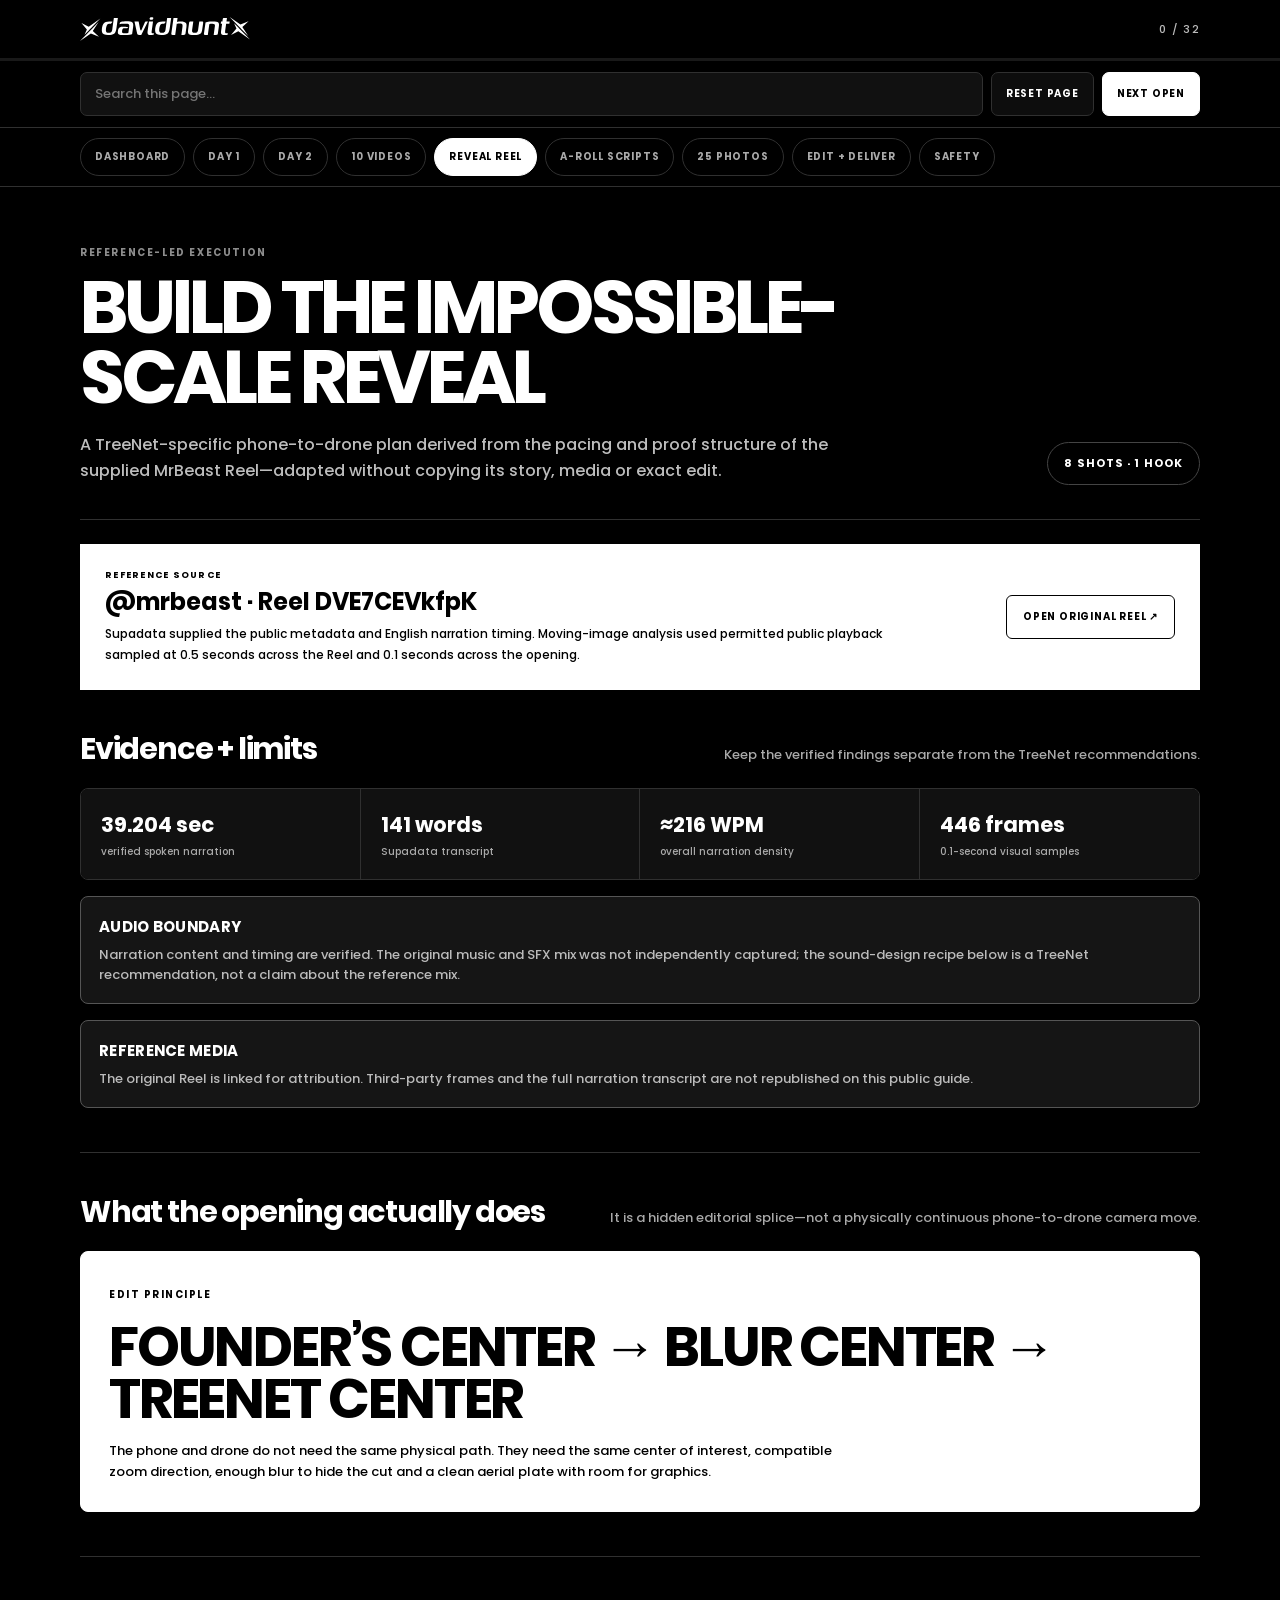
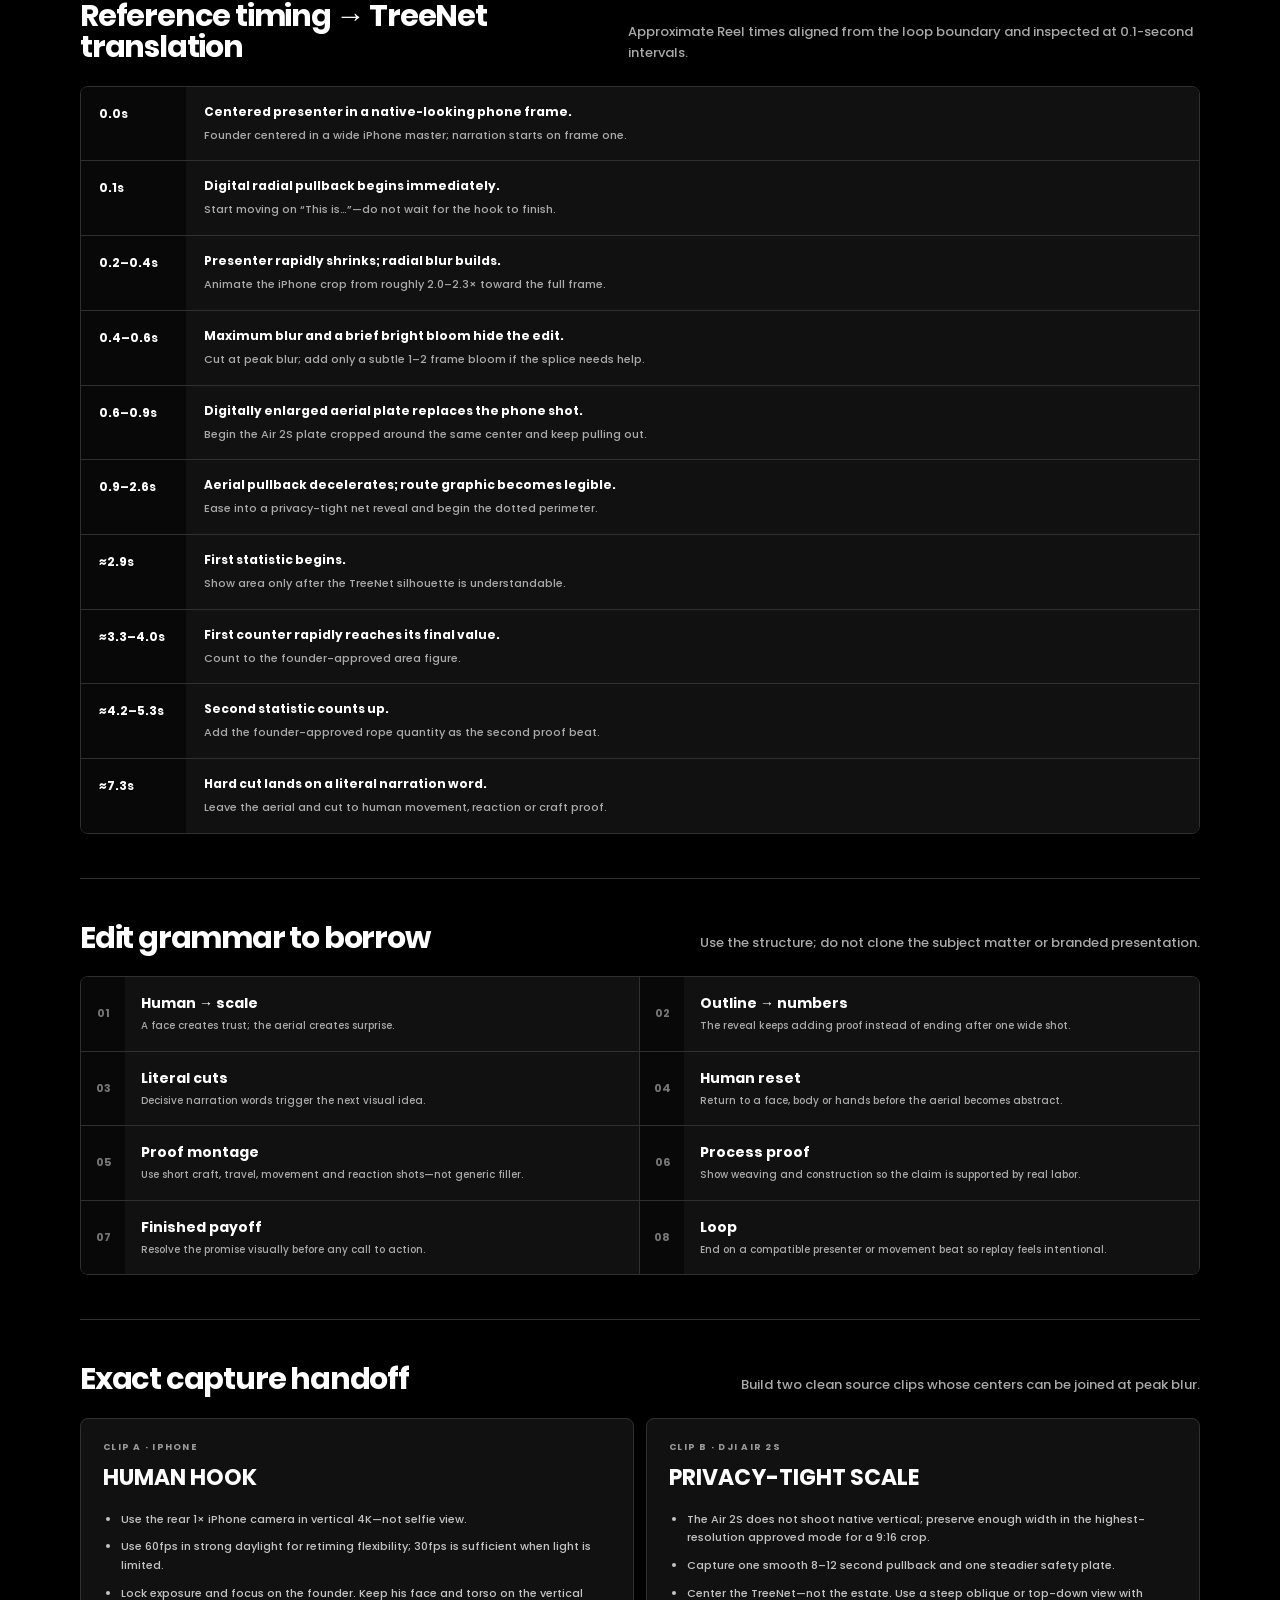
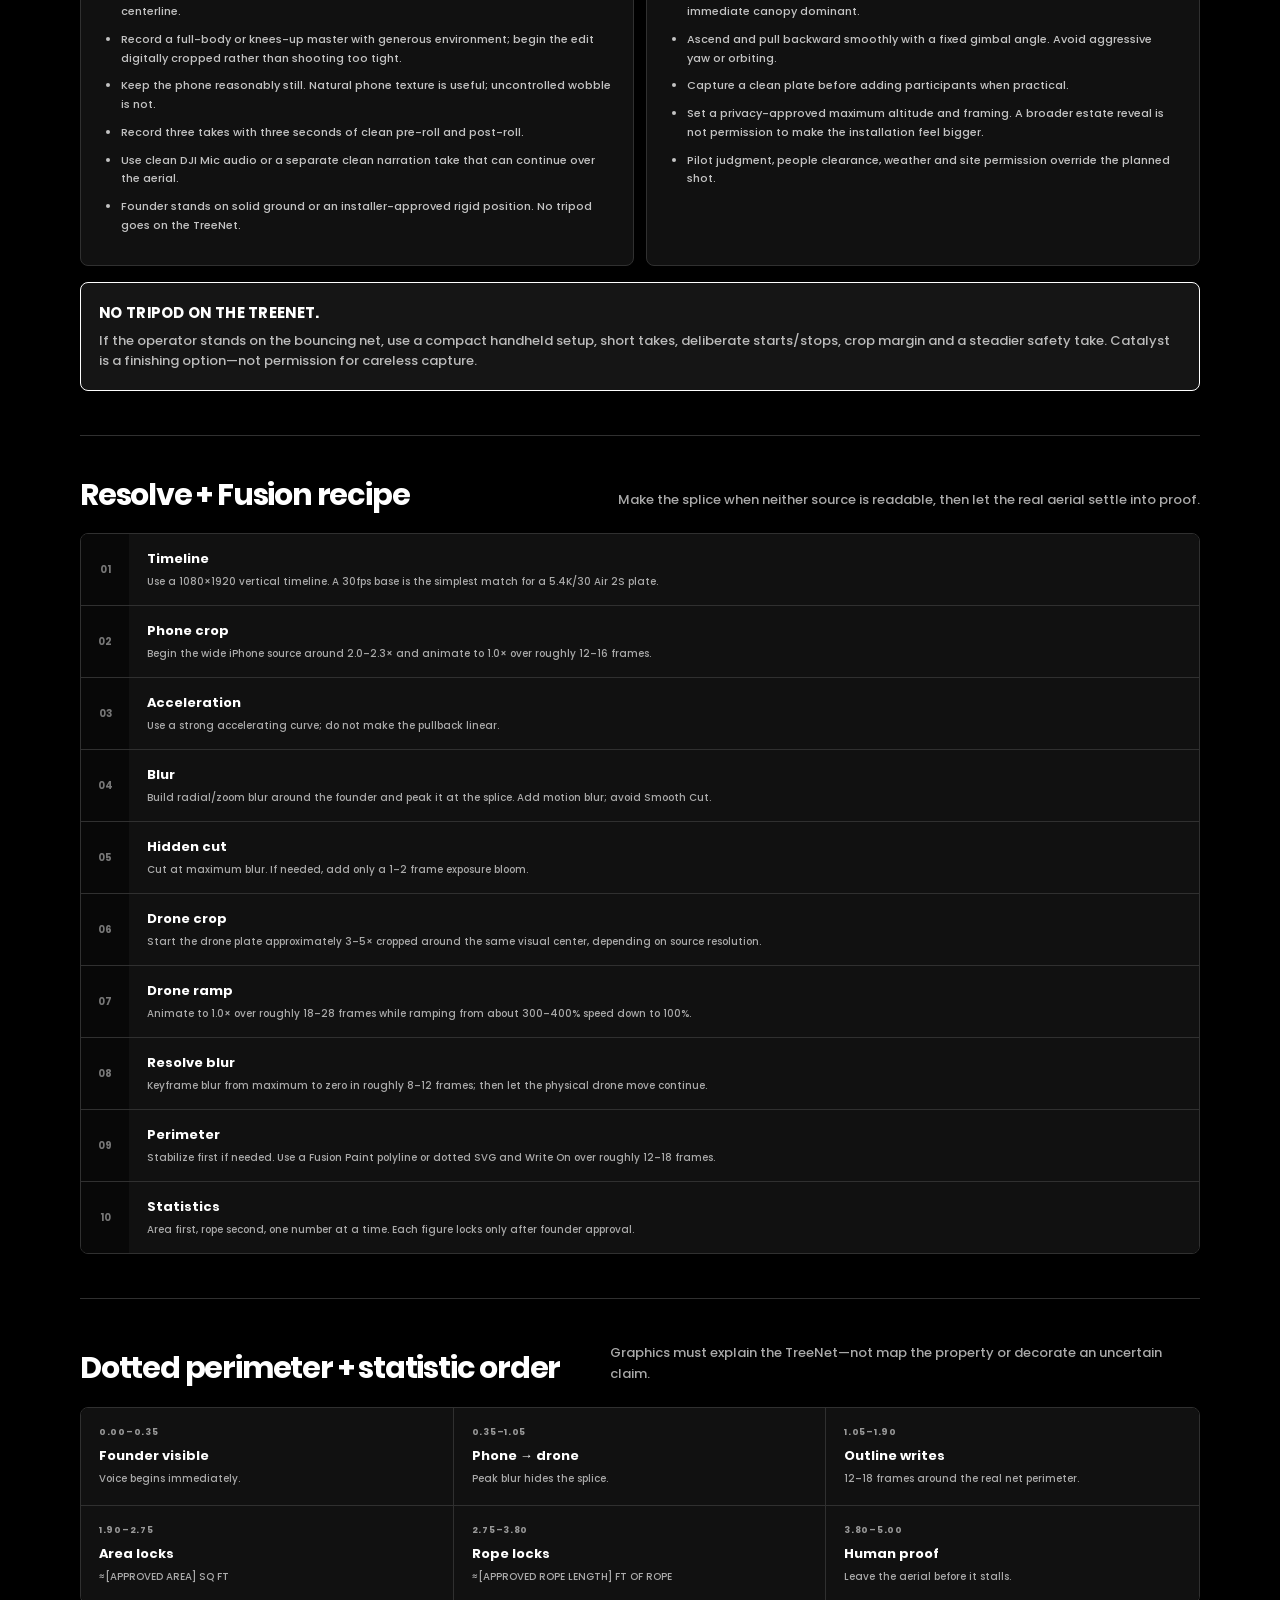
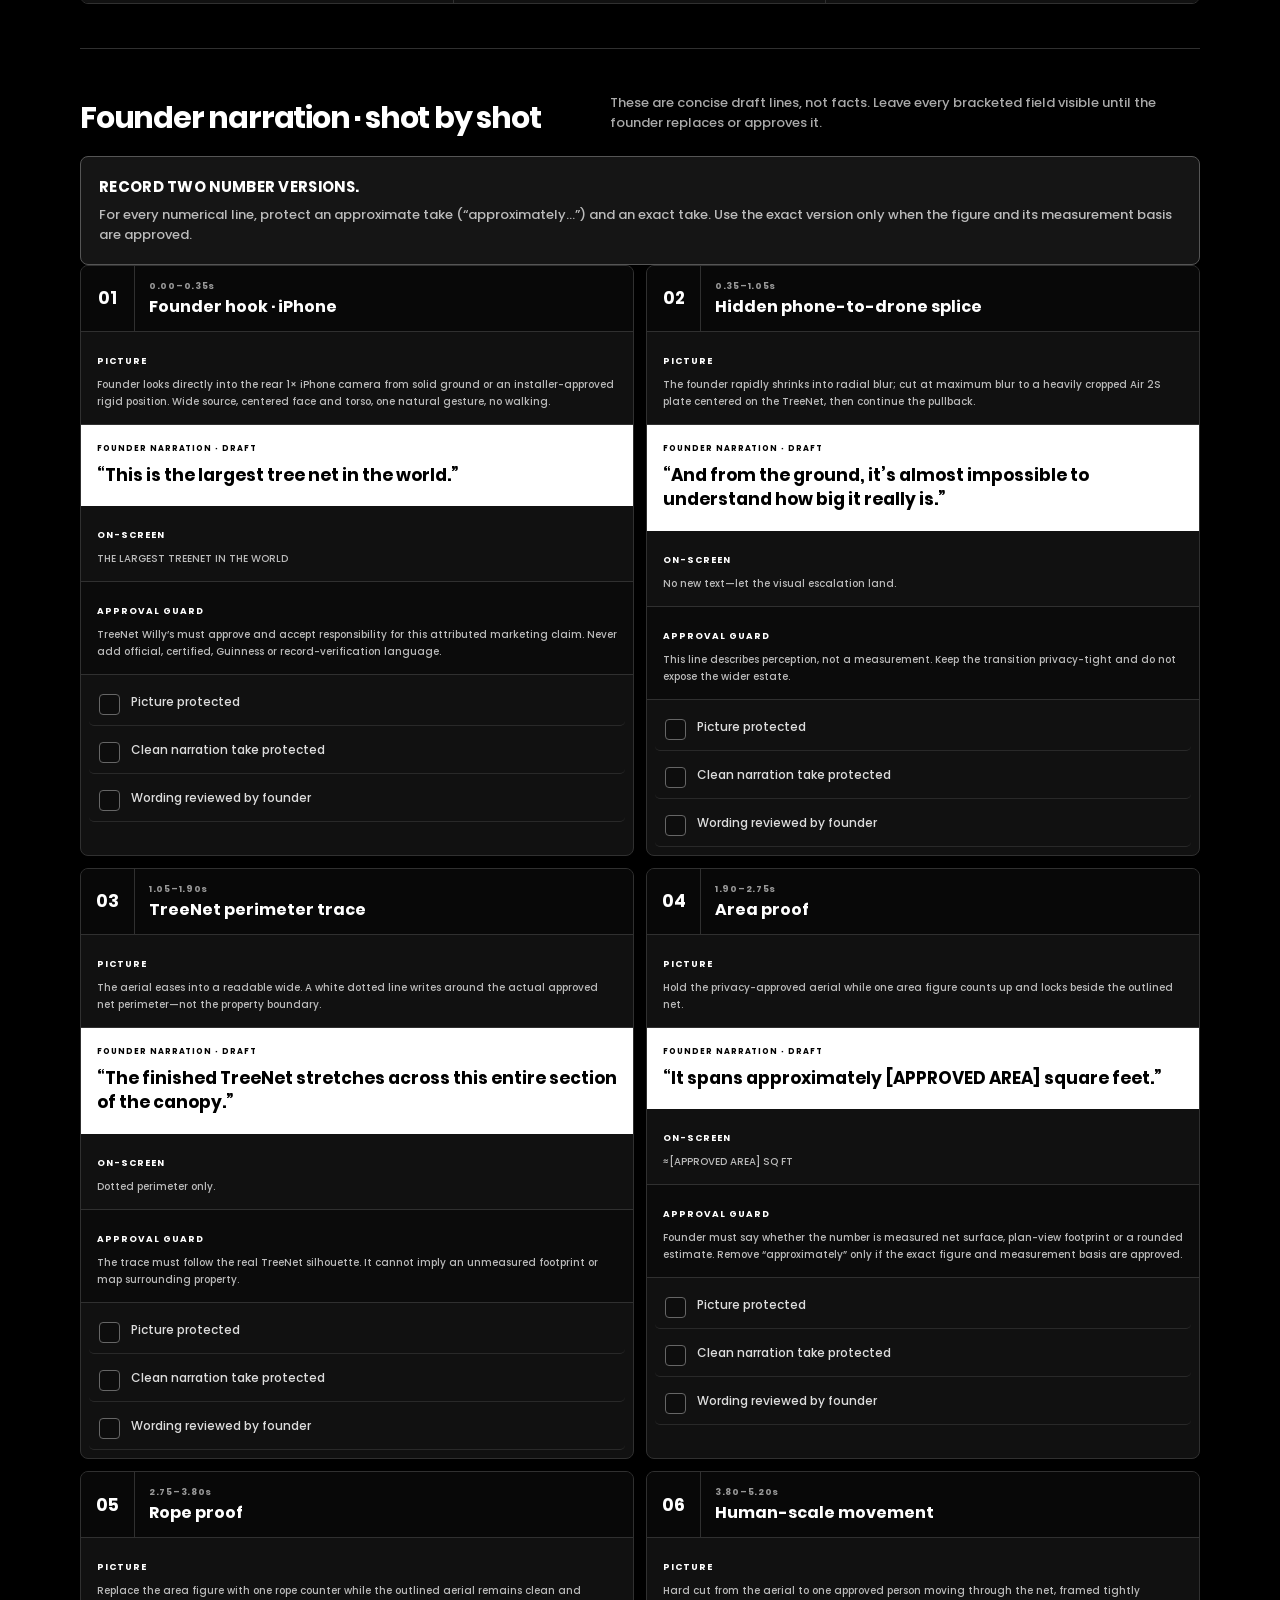
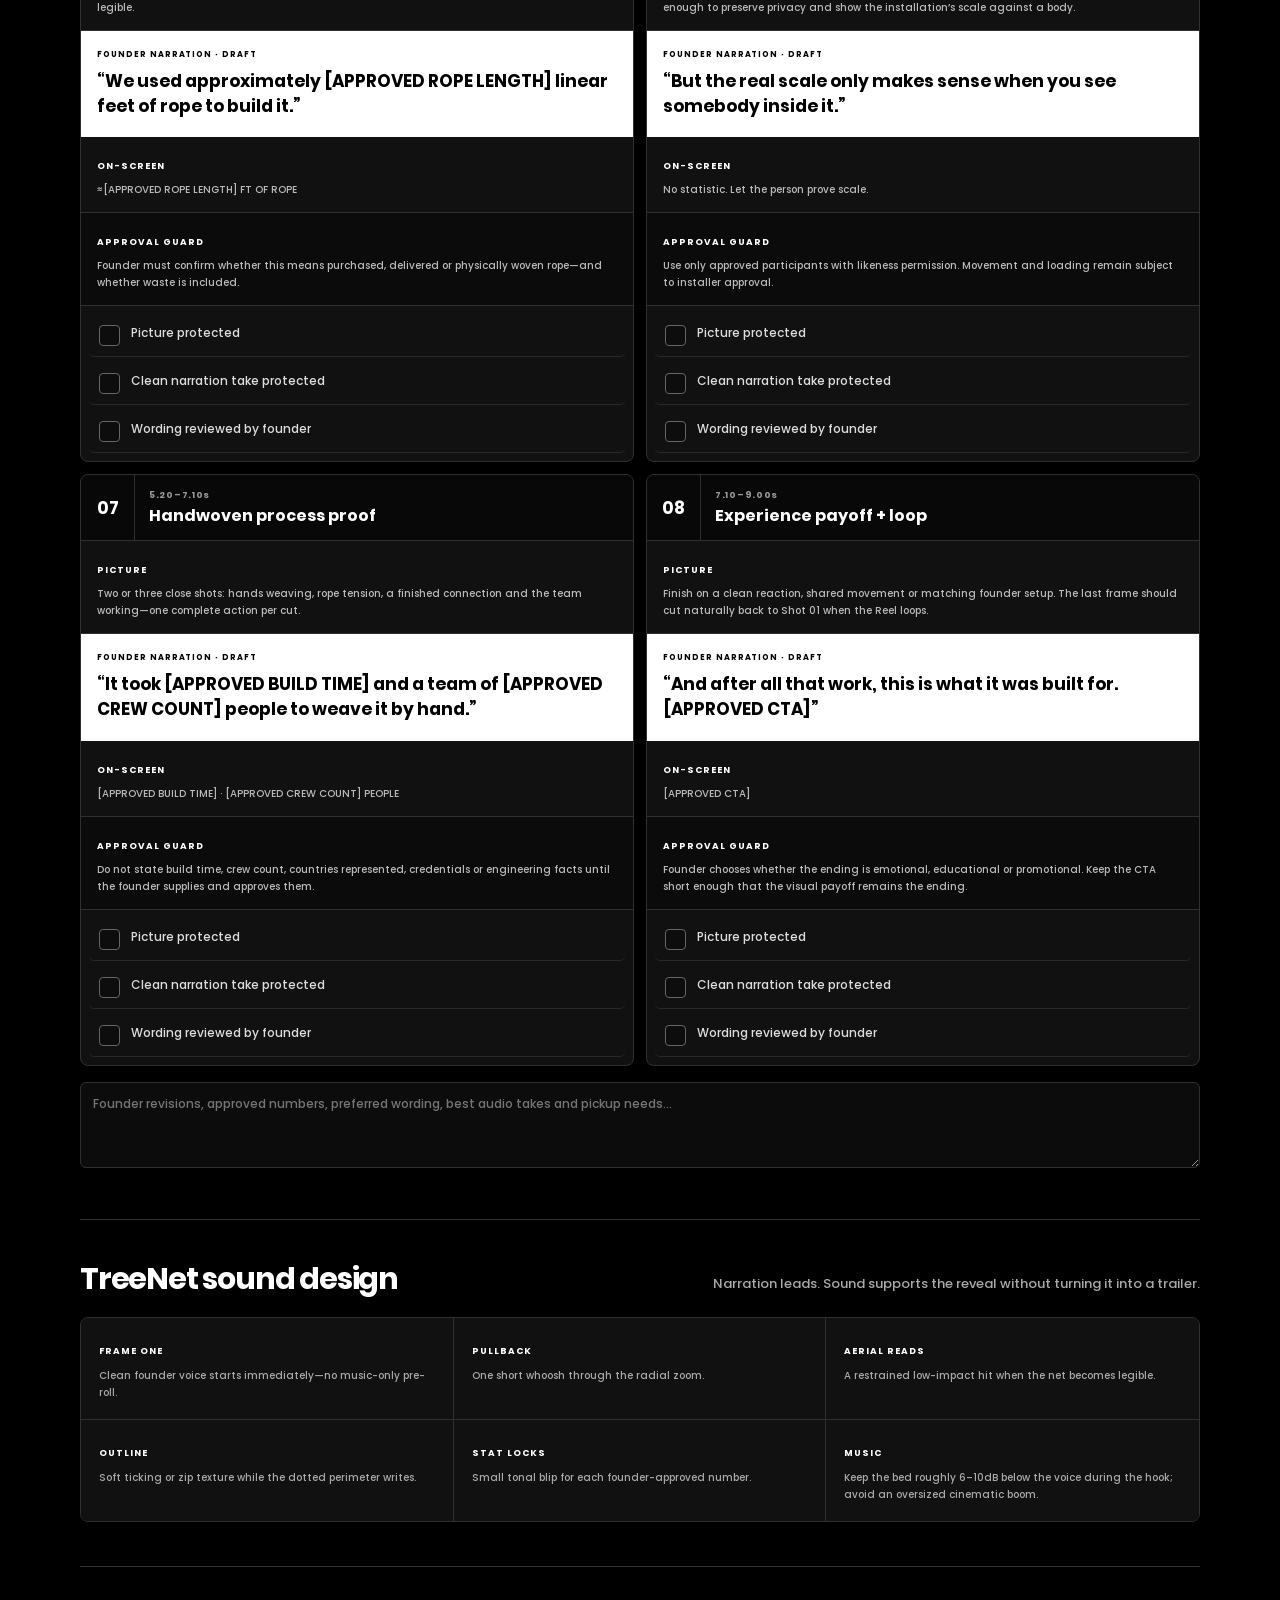
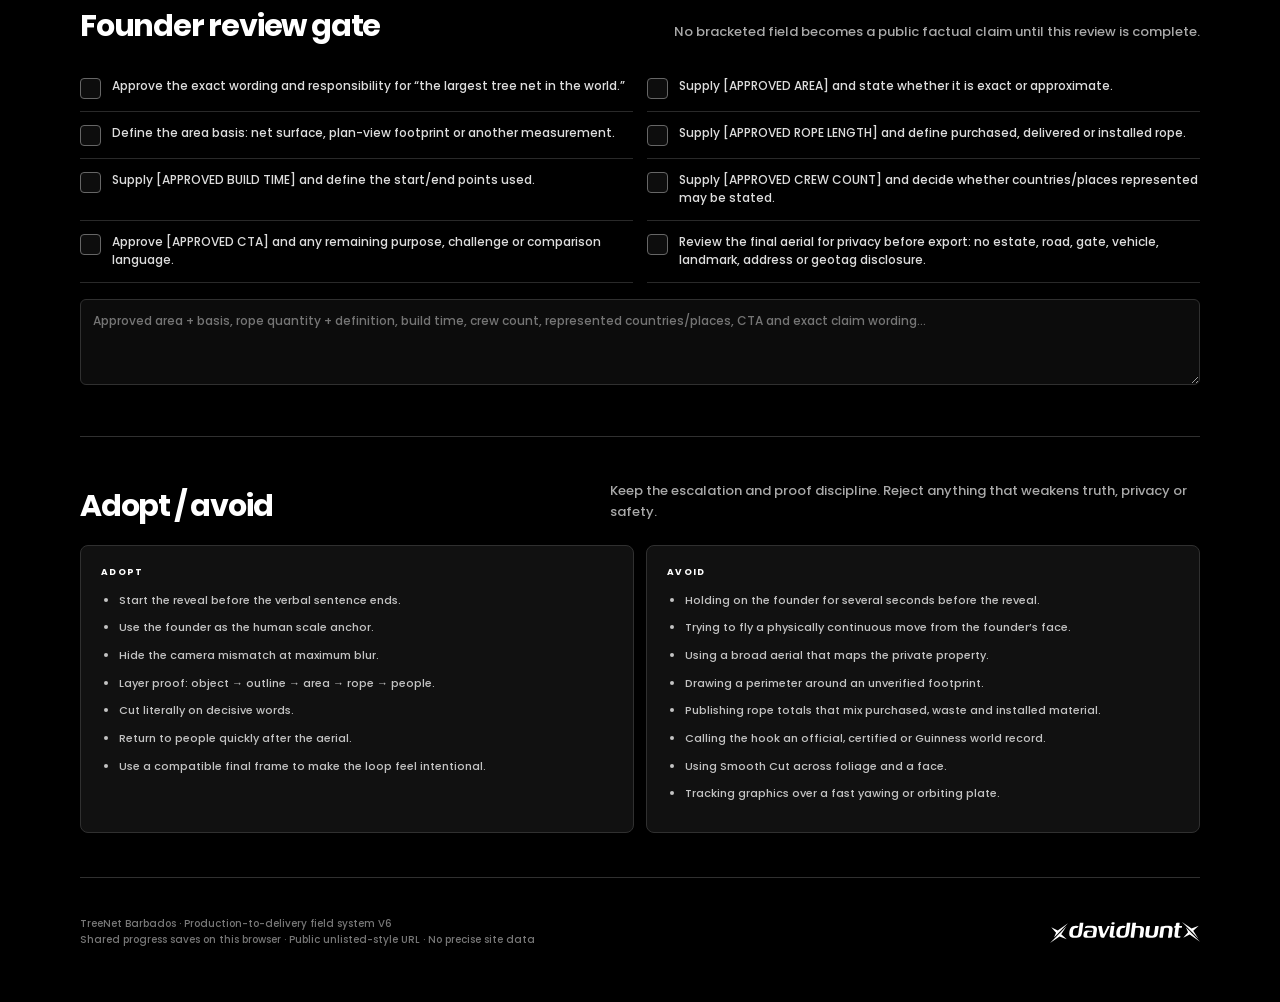
<file: reveal.html>
<!doctype html><html lang="en"><head><meta charset="utf-8"><meta name="viewport" content="width=device-width,initial-scale=1,viewport-fit=cover"><meta name="robots" content="noindex,nofollow,noarchive"><meta name="theme-color" content="#000000"><title>Reveal reel · TreeNet Barbados</title><link rel="icon" href="assets/xdavidhuntx-MainLogo-Whiteout.svg" type="image/svg+xml"><link rel="stylesheet" href="assets/styles.css"></head><body data-page="reveal"><a class="skip" href="#main">Skip to content</a><header class="top"><div class="wrap topline"><img class="logo" src="assets/xdavidhuntx-MainLogo-Whiteout.svg" alt="xdavidhuntx"><div class="page-progress" id="stats">0 / 0</div></div><div class="progress"><span id="bar"></span></div><div class="wrap tools"><input class="search" id="search" type="search" placeholder="Search this page…" aria-label="Search this page"><button class="btn" id="reset" type="button">Reset page</button><button class="btn primary" id="nextOpen" type="button">Next open</button></div></header><nav class="nav"><div class="wrap navrow"><a href="index.html" data-page="home">Dashboard</a><a href="day1.html" data-page="day1">Day 1</a><a href="day2.html" data-page="day2">Day 2</a><a href="video.html" data-page="video">10 videos</a><a href="reveal.html" data-page="reveal">Reveal reel</a><a href="interviews.html" data-page="interviews">A-roll scripts</a><a href="photos.html" data-page="photos">25 photos</a><a href="edit.html" data-page="edit">Edit + deliver</a><a href="safety.html" data-page="safety">Safety</a></div></nav><main id="main" class="wrap"><section class="page-intro"><div><span class="eyebrow">REFERENCE-LED EXECUTION</span><h1>BUILD THE IMPOSSIBLE-SCALE REVEAL</h1><p>A TreeNet-specific phone-to-drone plan derived from the pacing and proof structure of the supplied MrBeast Reel—adapted without copying its story, media or exact edit.</p></div><span class="count-badge">8 SHOTS · 1 HOOK</span></section><div class="source-card"><div><span>REFERENCE SOURCE</span><h2>@mrbeast · Reel DVE7CEVkfpK</h2><p>Supadata supplied the public metadata and English narration timing. Moving-image analysis used permitted public playback sampled at 0.5 seconds across the Reel and 0.1 seconds across the opening.</p></div><a href="https://www.instagram.com/reel/DVE7CEVkfpK/" target="_blank" rel="noopener noreferrer">Open original Reel ↗</a></div><section class="section searchable"><div class="section-head"><h2>Evidence + limits</h2><p>Keep the verified findings separate from the TreeNet recommendations.</p></div><div class="evidence-grid"><article><b>39.204 sec</b><span>verified spoken narration</span></article><article><b>141 words</b><span>Supadata transcript</span></article><article><b>≈216 WPM</b><span>overall narration density</span></article><article><b>446 frames</b><span>0.1-second visual samples</span></article></div><div class="alert"><strong>AUDIO BOUNDARY</strong><p>Narration content and timing are verified. The original music and SFX mix was not independently captured; the sound-design recipe below is a TreeNet recommendation, not a claim about the reference mix.</p></div><div class="alert"><strong>REFERENCE MEDIA</strong><p>The original Reel is linked for attribution. Third-party frames and the full narration transcript are not republished on this public guide.</p></div></section><section class="section searchable"><div class="section-head"><h2>What the opening actually does</h2><p>It is a hidden editorial splice—not a physically continuous phone-to-drone camera move.</p></div><div class="quote"><span>EDIT PRINCIPLE</span><strong>FOUNDER’S CENTER → BLUR CENTER → TREENET CENTER</strong><p>The phone and drone do not need the same physical path. They need the same center of interest, compatible zoom direction, enough blur to hide the cut and a clean aerial plate with room for graphics.</p></div></section><section class="section searchable"><div class="section-head"><h2>Reference timing → TreeNet translation</h2><p>Approximate Reel times aligned from the loop boundary and inspected at 0.1-second intervals.</p></div><div class="reveal-timeline"><article class="reveal-time searchable"><time>0.0s</time><div><strong>Centered presenter in a native-looking phone frame.</strong><p>Founder centered in a wide iPhone master; narration starts on frame one.</p></div></article><article class="reveal-time searchable"><time>0.1s</time><div><strong>Digital radial pullback begins immediately.</strong><p>Start moving on “This is…”—do not wait for the hook to finish.</p></div></article><article class="reveal-time searchable"><time>0.2–0.4s</time><div><strong>Presenter rapidly shrinks; radial blur builds.</strong><p>Animate the iPhone crop from roughly 2.0–2.3× toward the full frame.</p></div></article><article class="reveal-time searchable"><time>0.4–0.6s</time><div><strong>Maximum blur and a brief bright bloom hide the edit.</strong><p>Cut at peak blur; add only a subtle 1–2 frame bloom if the splice needs help.</p></div></article><article class="reveal-time searchable"><time>0.6–0.9s</time><div><strong>Digitally enlarged aerial plate replaces the phone shot.</strong><p>Begin the Air 2S plate cropped around the same center and keep pulling out.</p></div></article><article class="reveal-time searchable"><time>0.9–2.6s</time><div><strong>Aerial pullback decelerates; route graphic becomes legible.</strong><p>Ease into a privacy-tight net reveal and begin the dotted perimeter.</p></div></article><article class="reveal-time searchable"><time>≈2.9s</time><div><strong>First statistic begins.</strong><p>Show area only after the TreeNet silhouette is understandable.</p></div></article><article class="reveal-time searchable"><time>≈3.3–4.0s</time><div><strong>First counter rapidly reaches its final value.</strong><p>Count to the founder-approved area figure.</p></div></article><article class="reveal-time searchable"><time>≈4.2–5.3s</time><div><strong>Second statistic counts up.</strong><p>Add the founder-approved rope quantity as the second proof beat.</p></div></article><article class="reveal-time searchable"><time>≈7.3s</time><div><strong>Hard cut lands on a literal narration word.</strong><p>Leave the aerial and cut to human movement, reaction or craft proof.</p></div></article></div></section><section class="section searchable"><div class="section-head"><h2>Edit grammar to borrow</h2><p>Use the structure; do not clone the subject matter or branded presentation.</p></div><div class="grammar-list"><article class="grammar-row searchable"><span>01</span><div><h3>Human → scale</h3><p>A face creates trust; the aerial creates surprise.</p></div></article><article class="grammar-row searchable"><span>02</span><div><h3>Outline → numbers</h3><p>The reveal keeps adding proof instead of ending after one wide shot.</p></div></article><article class="grammar-row searchable"><span>03</span><div><h3>Literal cuts</h3><p>Decisive narration words trigger the next visual idea.</p></div></article><article class="grammar-row searchable"><span>04</span><div><h3>Human reset</h3><p>Return to a face, body or hands before the aerial becomes abstract.</p></div></article><article class="grammar-row searchable"><span>05</span><div><h3>Proof montage</h3><p>Use short craft, travel, movement and reaction shots—not generic filler.</p></div></article><article class="grammar-row searchable"><span>06</span><div><h3>Process proof</h3><p>Show weaving and construction so the claim is supported by real labor.</p></div></article><article class="grammar-row searchable"><span>07</span><div><h3>Finished payoff</h3><p>Resolve the promise visually before any call to action.</p></div></article><article class="grammar-row searchable"><span>08</span><div><h3>Loop</h3><p>End on a compatible presenter or movement beat so replay feels intentional.</p></div></article></div></section><section class="section searchable"><div class="section-head"><h2>Exact capture handoff</h2><p>Build two clean source clips whose centers can be joined at peak blur.</p></div><div class="capture-grid"><article class="capture-card"><span>CLIP A · IPHONE</span><h3>HUMAN HOOK</h3><ul><li>Use the rear 1× iPhone camera in vertical 4K—not selfie view.</li><li>Use 60fps in strong daylight for retiming flexibility; 30fps is sufficient when light is limited.</li><li>Lock exposure and focus on the founder. Keep his face and torso on the vertical centerline.</li><li>Record a full-body or knees-up master with generous environment; begin the edit digitally cropped rather than shooting too tight.</li><li>Keep the phone reasonably still. Natural phone texture is useful; uncontrolled wobble is not.</li><li>Record three takes with three seconds of clean pre-roll and post-roll.</li><li>Use clean DJI Mic audio or a separate clean narration take that can continue over the aerial.</li><li>Founder stands on solid ground or an installer-approved rigid position. No tripod goes on the TreeNet.</li></ul></article><article class="capture-card"><span>CLIP B · DJI AIR 2S</span><h3>PRIVACY-TIGHT SCALE</h3><ul><li>The Air 2S does not shoot native vertical; preserve enough width in the highest-resolution approved mode for a 9:16 crop.</li><li>Capture one smooth 8–12 second pullback and one steadier safety plate.</li><li>Center the TreeNet—not the estate. Use a steep oblique or top-down view with immediate canopy dominant.</li><li>Ascend and pull backward smoothly with a fixed gimbal angle. Avoid aggressive yaw or orbiting.</li><li>Capture a clean plate before adding participants when practical.</li><li>Set a privacy-approved maximum altitude and framing. A broader estate reveal is not permission to make the installation feel bigger.</li><li>Pilot judgment, people clearance, weather and site permission override the planned shot.</li></ul></article></div><div class="alert tripod-rule"><strong>NO TRIPOD ON THE TREENET.</strong><p>If the operator stands on the bouncing net, use a compact handheld setup, short takes, deliberate starts/stops, crop margin and a steadier safety take. Catalyst is a finishing option—not permission for careless capture.</p></div></section><section class="section searchable"><div class="section-head"><h2>Resolve + Fusion recipe</h2><p>Make the splice when neither source is readable, then let the real aerial settle into proof.</p></div><div class="resolve-list"><article class="resolve-step searchable"><span>01</span><div><h3>Timeline</h3><p>Use a 1080×1920 vertical timeline. A 30fps base is the simplest match for a 5.4K/30 Air 2S plate.</p></div></article><article class="resolve-step searchable"><span>02</span><div><h3>Phone crop</h3><p>Begin the wide iPhone source around 2.0–2.3× and animate to 1.0× over roughly 12–16 frames.</p></div></article><article class="resolve-step searchable"><span>03</span><div><h3>Acceleration</h3><p>Use a strong accelerating curve; do not make the pullback linear.</p></div></article><article class="resolve-step searchable"><span>04</span><div><h3>Blur</h3><p>Build radial/zoom blur around the founder and peak it at the splice. Add motion blur; avoid Smooth Cut.</p></div></article><article class="resolve-step searchable"><span>05</span><div><h3>Hidden cut</h3><p>Cut at maximum blur. If needed, add only a 1–2 frame exposure bloom.</p></div></article><article class="resolve-step searchable"><span>06</span><div><h3>Drone crop</h3><p>Start the drone plate approximately 3–5× cropped around the same visual center, depending on source resolution.</p></div></article><article class="resolve-step searchable"><span>07</span><div><h3>Drone ramp</h3><p>Animate to 1.0× over roughly 18–28 frames while ramping from about 300–400% speed down to 100%.</p></div></article><article class="resolve-step searchable"><span>08</span><div><h3>Resolve blur</h3><p>Keyframe blur from maximum to zero in roughly 8–12 frames; then let the physical drone move continue.</p></div></article><article class="resolve-step searchable"><span>09</span><div><h3>Perimeter</h3><p>Stabilize first if needed. Use a Fusion Paint polyline or dotted SVG and Write On over roughly 12–18 frames.</p></div></article><article class="resolve-step searchable"><span>10</span><div><h3>Statistics</h3><p>Area first, rope second, one number at a time. Each figure locks only after founder approval.</p></div></article></div></section><section class="section searchable"><div class="section-head"><h2>Dotted perimeter + statistic order</h2><p>Graphics must explain the TreeNet—not map the property or decorate an uncertain claim.</p></div><div class="reveal-sequence"><article><time>0.00–0.35</time><strong>Founder visible</strong><p>Voice begins immediately.</p></article><article><time>0.35–1.05</time><strong>Phone → drone</strong><p>Peak blur hides the splice.</p></article><article><time>1.05–1.90</time><strong>Outline writes</strong><p>12–18 frames around the real net perimeter.</p></article><article><time>1.90–2.75</time><strong>Area locks</strong><p>≈[APPROVED AREA] SQ FT</p></article><article><time>2.75–3.80</time><strong>Rope locks</strong><p>≈[APPROVED ROPE LENGTH] FT OF ROPE</p></article><article><time>3.80–5.00</time><strong>Human proof</strong><p>Leave the aerial before it stalls.</p></article></div></section><section class="section searchable"><div class="section-head"><h2>Founder narration · shot by shot</h2><p>These are concise draft lines, not facts. Leave every bracketed field visible until the founder replaces or approves it.</p></div><div class="alert"><strong>RECORD TWO NUMBER VERSIONS.</strong><p>For every numerical line, protect an approximate take (“approximately…”) and an exact take. Use the exact version only when the figure and its measurement basis are approved.</p></div><div class="reveal-shots"><article class="reveal-shot searchable"><header><span class="shot-number">01</span><div><small>0.00–0.35s</small><h3>Founder hook · iPhone</h3></div></header><div class="shot-field"><b>Picture</b><p>Founder looks directly into the rear 1× iPhone camera from solid ground or an installer-approved rigid position. Wide source, centered face and torso, one natural gesture, no walking.</p></div><div class="narration"><span>FOUNDER NARRATION · DRAFT</span><blockquote>“This is the largest tree net in the world.”</blockquote></div><div class="shot-field"><b>On-screen</b><p>THE LARGEST TREENET IN THE WORLD</p></div><div class="shot-guard"><b>Approval guard</b><p>TreeNet Willy’s must approve and accept responsibility for this attributed marketing claim. Never add official, certified, Guinness or record-verification language.</p></div><div class="checks compact"><label class="check searchable"><input type="checkbox" data-id="reveal-shot-0-picture"><span>Picture protected</span></label><label class="check searchable"><input type="checkbox" data-id="reveal-shot-0-voice"><span>Clean narration take protected</span></label><label class="check searchable"><input type="checkbox" data-id="reveal-shot-0-approved"><span>Wording reviewed by founder</span></label></div></article><article class="reveal-shot searchable"><header><span class="shot-number">02</span><div><small>0.35–1.05s</small><h3>Hidden phone-to-drone splice</h3></div></header><div class="shot-field"><b>Picture</b><p>The founder rapidly shrinks into radial blur; cut at maximum blur to a heavily cropped Air 2S plate centered on the TreeNet, then continue the pullback.</p></div><div class="narration"><span>FOUNDER NARRATION · DRAFT</span><blockquote>“And from the ground, it’s almost impossible to understand how big it really is.”</blockquote></div><div class="shot-field"><b>On-screen</b><p>No new text—let the visual escalation land.</p></div><div class="shot-guard"><b>Approval guard</b><p>This line describes perception, not a measurement. Keep the transition privacy-tight and do not expose the wider estate.</p></div><div class="checks compact"><label class="check searchable"><input type="checkbox" data-id="reveal-shot-1-picture"><span>Picture protected</span></label><label class="check searchable"><input type="checkbox" data-id="reveal-shot-1-voice"><span>Clean narration take protected</span></label><label class="check searchable"><input type="checkbox" data-id="reveal-shot-1-approved"><span>Wording reviewed by founder</span></label></div></article><article class="reveal-shot searchable"><header><span class="shot-number">03</span><div><small>1.05–1.90s</small><h3>TreeNet perimeter trace</h3></div></header><div class="shot-field"><b>Picture</b><p>The aerial eases into a readable wide. A white dotted line writes around the actual approved net perimeter—not the property boundary.</p></div><div class="narration"><span>FOUNDER NARRATION · DRAFT</span><blockquote>“The finished TreeNet stretches across this entire section of the canopy.”</blockquote></div><div class="shot-field"><b>On-screen</b><p>Dotted perimeter only.</p></div><div class="shot-guard"><b>Approval guard</b><p>The trace must follow the real TreeNet silhouette. It cannot imply an unmeasured footprint or map surrounding property.</p></div><div class="checks compact"><label class="check searchable"><input type="checkbox" data-id="reveal-shot-2-picture"><span>Picture protected</span></label><label class="check searchable"><input type="checkbox" data-id="reveal-shot-2-voice"><span>Clean narration take protected</span></label><label class="check searchable"><input type="checkbox" data-id="reveal-shot-2-approved"><span>Wording reviewed by founder</span></label></div></article><article class="reveal-shot searchable"><header><span class="shot-number">04</span><div><small>1.90–2.75s</small><h3>Area proof</h3></div></header><div class="shot-field"><b>Picture</b><p>Hold the privacy-approved aerial while one area figure counts up and locks beside the outlined net.</p></div><div class="narration"><span>FOUNDER NARRATION · DRAFT</span><blockquote>“It spans approximately [APPROVED AREA] square feet.”</blockquote></div><div class="shot-field"><b>On-screen</b><p>≈[APPROVED AREA] SQ FT</p></div><div class="shot-guard"><b>Approval guard</b><p>Founder must say whether the number is measured net surface, plan-view footprint or a rounded estimate. Remove “approximately” only if the exact figure and measurement basis are approved.</p></div><div class="checks compact"><label class="check searchable"><input type="checkbox" data-id="reveal-shot-3-picture"><span>Picture protected</span></label><label class="check searchable"><input type="checkbox" data-id="reveal-shot-3-voice"><span>Clean narration take protected</span></label><label class="check searchable"><input type="checkbox" data-id="reveal-shot-3-approved"><span>Wording reviewed by founder</span></label></div></article><article class="reveal-shot searchable"><header><span class="shot-number">05</span><div><small>2.75–3.80s</small><h3>Rope proof</h3></div></header><div class="shot-field"><b>Picture</b><p>Replace the area figure with one rope counter while the outlined aerial remains clean and legible.</p></div><div class="narration"><span>FOUNDER NARRATION · DRAFT</span><blockquote>“We used approximately [APPROVED ROPE LENGTH] linear feet of rope to build it.”</blockquote></div><div class="shot-field"><b>On-screen</b><p>≈[APPROVED ROPE LENGTH] FT OF ROPE</p></div><div class="shot-guard"><b>Approval guard</b><p>Founder must confirm whether this means purchased, delivered or physically woven rope—and whether waste is included.</p></div><div class="checks compact"><label class="check searchable"><input type="checkbox" data-id="reveal-shot-4-picture"><span>Picture protected</span></label><label class="check searchable"><input type="checkbox" data-id="reveal-shot-4-voice"><span>Clean narration take protected</span></label><label class="check searchable"><input type="checkbox" data-id="reveal-shot-4-approved"><span>Wording reviewed by founder</span></label></div></article><article class="reveal-shot searchable"><header><span class="shot-number">06</span><div><small>3.80–5.20s</small><h3>Human-scale movement</h3></div></header><div class="shot-field"><b>Picture</b><p>Hard cut from the aerial to one approved person moving through the net, framed tightly enough to preserve privacy and show the installation’s scale against a body.</p></div><div class="narration"><span>FOUNDER NARRATION · DRAFT</span><blockquote>“But the real scale only makes sense when you see somebody inside it.”</blockquote></div><div class="shot-field"><b>On-screen</b><p>No statistic. Let the person prove scale.</p></div><div class="shot-guard"><b>Approval guard</b><p>Use only approved participants with likeness permission. Movement and loading remain subject to installer approval.</p></div><div class="checks compact"><label class="check searchable"><input type="checkbox" data-id="reveal-shot-5-picture"><span>Picture protected</span></label><label class="check searchable"><input type="checkbox" data-id="reveal-shot-5-voice"><span>Clean narration take protected</span></label><label class="check searchable"><input type="checkbox" data-id="reveal-shot-5-approved"><span>Wording reviewed by founder</span></label></div></article><article class="reveal-shot searchable"><header><span class="shot-number">07</span><div><small>5.20–7.10s</small><h3>Handwoven process proof</h3></div></header><div class="shot-field"><b>Picture</b><p>Two or three close shots: hands weaving, rope tension, a finished connection and the team working—one complete action per cut.</p></div><div class="narration"><span>FOUNDER NARRATION · DRAFT</span><blockquote>“It took [APPROVED BUILD TIME] and a team of [APPROVED CREW COUNT] people to weave it by hand.”</blockquote></div><div class="shot-field"><b>On-screen</b><p>[APPROVED BUILD TIME] · [APPROVED CREW COUNT] PEOPLE</p></div><div class="shot-guard"><b>Approval guard</b><p>Do not state build time, crew count, countries represented, credentials or engineering facts until the founder supplies and approves them.</p></div><div class="checks compact"><label class="check searchable"><input type="checkbox" data-id="reveal-shot-6-picture"><span>Picture protected</span></label><label class="check searchable"><input type="checkbox" data-id="reveal-shot-6-voice"><span>Clean narration take protected</span></label><label class="check searchable"><input type="checkbox" data-id="reveal-shot-6-approved"><span>Wording reviewed by founder</span></label></div></article><article class="reveal-shot searchable"><header><span class="shot-number">08</span><div><small>7.10–9.00s</small><h3>Experience payoff + loop</h3></div></header><div class="shot-field"><b>Picture</b><p>Finish on a clean reaction, shared movement or matching founder setup. The last frame should cut naturally back to Shot 01 when the Reel loops.</p></div><div class="narration"><span>FOUNDER NARRATION · DRAFT</span><blockquote>“And after all that work, this is what it was built for. [APPROVED CTA]”</blockquote></div><div class="shot-field"><b>On-screen</b><p>[APPROVED CTA]</p></div><div class="shot-guard"><b>Approval guard</b><p>Founder chooses whether the ending is emotional, educational or promotional. Keep the CTA short enough that the visual payoff remains the ending.</p></div><div class="checks compact"><label class="check searchable"><input type="checkbox" data-id="reveal-shot-7-picture"><span>Picture protected</span></label><label class="check searchable"><input type="checkbox" data-id="reveal-shot-7-voice"><span>Clean narration take protected</span></label><label class="check searchable"><input type="checkbox" data-id="reveal-shot-7-approved"><span>Wording reviewed by founder</span></label></div></article></div><textarea class="notes" data-note="reveal-script-notes" placeholder="Founder revisions, approved numbers, preferred wording, best audio takes and pickup needs…"></textarea></section><section class="section searchable"><div class="section-head"><h2>TreeNet sound design</h2><p>Narration leads. Sound supports the reveal without turning it into a trailer.</p></div><div class="sound-track"><article><b>FRAME ONE</b><p>Clean founder voice starts immediately—no music-only pre-roll.</p></article><article><b>PULLBACK</b><p>One short whoosh through the radial zoom.</p></article><article><b>AERIAL READS</b><p>A restrained low-impact hit when the net becomes legible.</p></article><article><b>OUTLINE</b><p>Soft ticking or zip texture while the dotted perimeter writes.</p></article><article><b>STAT LOCKS</b><p>Small tonal blip for each founder-approved number.</p></article><article><b>MUSIC</b><p>Keep the bed roughly 6–10dB below the voice during the hook; avoid an oversized cinematic boom.</p></article></div></section><section class="section searchable"><div class="section-head"><h2>Founder review gate</h2><p>No bracketed field becomes a public factual claim until this review is complete.</p></div><div class="checks two-col"><label class="check searchable"><input type="checkbox" data-id="reveal-approval-0"><span>Approve the exact wording and responsibility for “the largest tree net in the world.”</span></label><label class="check searchable"><input type="checkbox" data-id="reveal-approval-1"><span>Supply [APPROVED AREA] and state whether it is exact or approximate.</span></label><label class="check searchable"><input type="checkbox" data-id="reveal-approval-2"><span>Define the area basis: net surface, plan-view footprint or another measurement.</span></label><label class="check searchable"><input type="checkbox" data-id="reveal-approval-3"><span>Supply [APPROVED ROPE LENGTH] and define purchased, delivered or installed rope.</span></label><label class="check searchable"><input type="checkbox" data-id="reveal-approval-4"><span>Supply [APPROVED BUILD TIME] and define the start/end points used.</span></label><label class="check searchable"><input type="checkbox" data-id="reveal-approval-5"><span>Supply [APPROVED CREW COUNT] and decide whether countries/places represented may be stated.</span></label><label class="check searchable"><input type="checkbox" data-id="reveal-approval-6"><span>Approve [APPROVED CTA] and any remaining purpose, challenge or comparison language.</span></label><label class="check searchable"><input type="checkbox" data-id="reveal-approval-7"><span>Review the final aerial for privacy before export: no estate, road, gate, vehicle, landmark, address or geotag disclosure.</span></label></div><textarea class="notes" data-note="reveal-founder-approvals" placeholder="Approved area + basis, rope quantity + definition, build time, crew count, represented countries/places, CTA and exact claim wording…"></textarea></section><section class="section searchable"><div class="section-head"><h2>Adopt / avoid</h2><p>Keep the escalation and proof discipline. Reject anything that weakens truth, privacy or safety.</p></div><div class="compare-grid"><article><span>ADOPT</span><ul><li>Start the reveal before the verbal sentence ends.</li><li>Use the founder as the human scale anchor.</li><li>Hide the camera mismatch at maximum blur.</li><li>Layer proof: object → outline → area → rope → people.</li><li>Cut literally on decisive words.</li><li>Return to people quickly after the aerial.</li><li>Use a compatible final frame to make the loop feel intentional.</li></ul></article><article><span>AVOID</span><ul><li>Holding on the founder for several seconds before the reveal.</li><li>Trying to fly a physically continuous move from the founder’s face.</li><li>Using a broad aerial that maps the private property.</li><li>Drawing a perimeter around an unverified footprint.</li><li>Publishing rope totals that mix purchased, waste and installed material.</li><li>Calling the hook an official, certified or Guinness world record.</li><li>Using Smooth Cut across foliage and a face.</li><li>Tracking graphics over a fast yawing or orbiting plate.</li></ul></article></div></section></main><div class="wrap empty" id="empty">No matching field-guide items.</div><footer class="wrap footer"><div>TreeNet Barbados · Production-to-delivery field system V6<br>Shared progress saves on this browser · Public unlisted-style URL · No precise site data</div><img src="assets/xdavidhuntx-MainLogo-Whiteout.svg" alt="xdavidhuntx"></footer><script src="assets/app.js"></script></body></html>
</file>
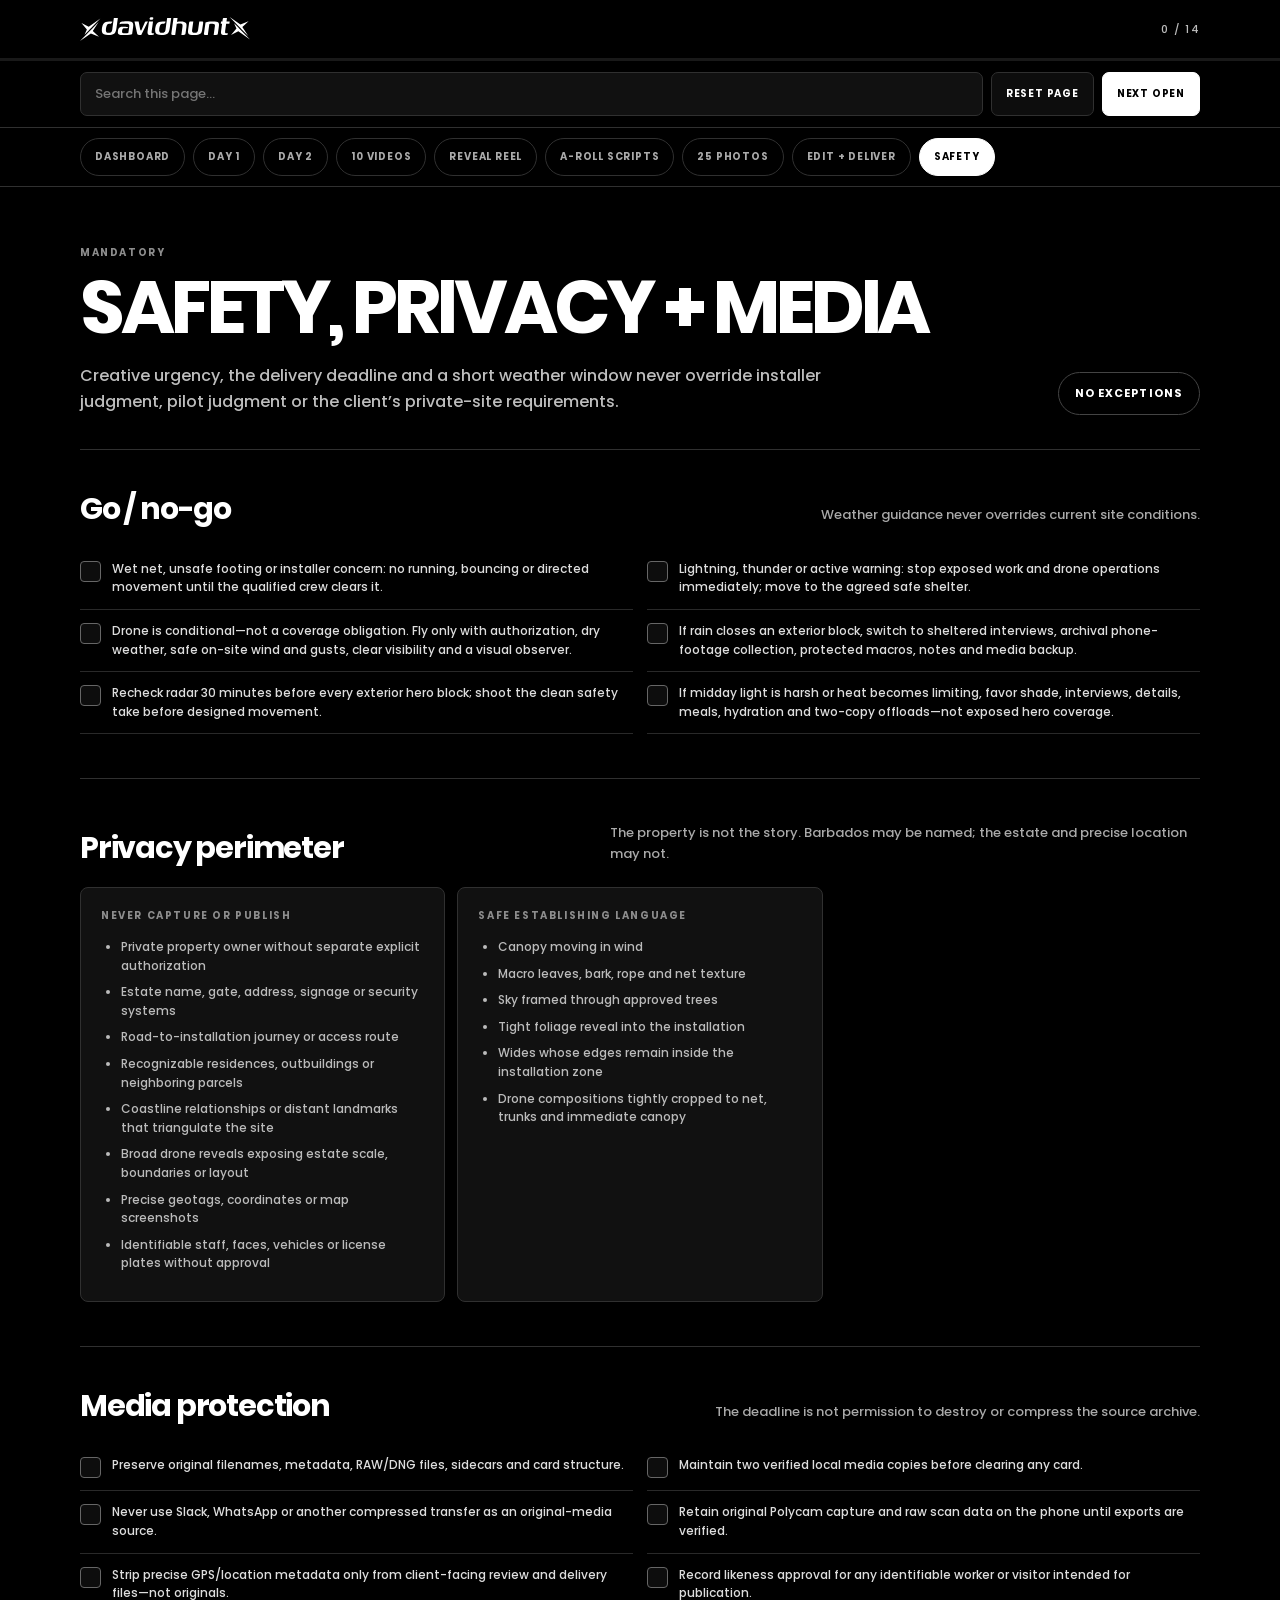
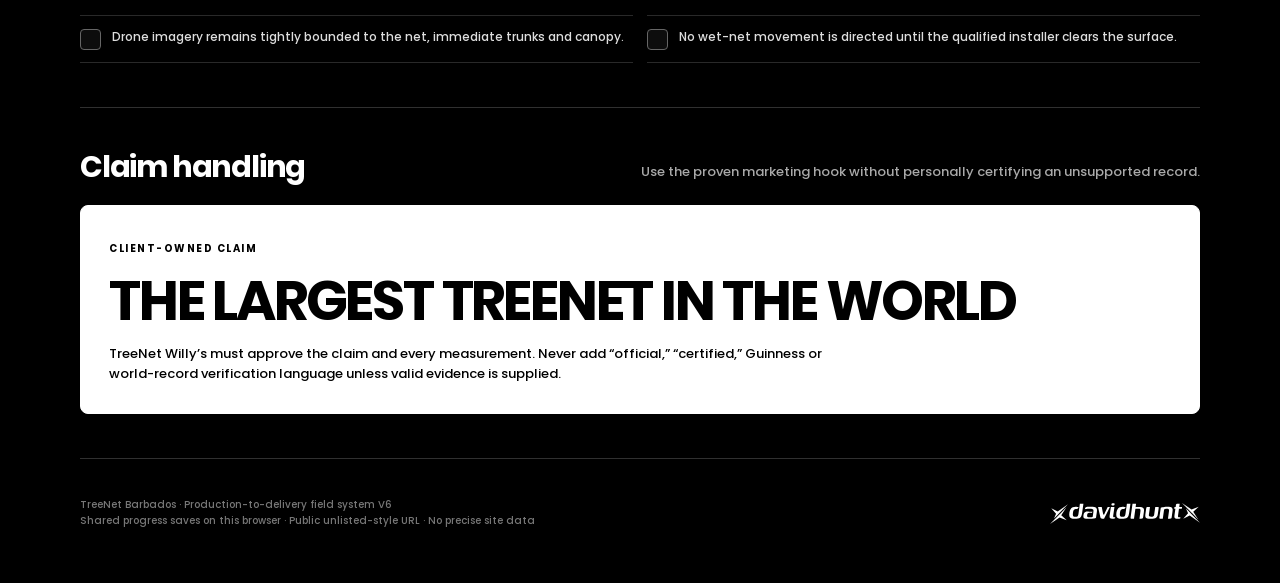
<file: safety.html>
<!doctype html><html lang="en"><head><meta charset="utf-8"><meta name="viewport" content="width=device-width,initial-scale=1,viewport-fit=cover"><meta name="robots" content="noindex,nofollow,noarchive"><meta name="theme-color" content="#000000"><title>Safety · TreeNet Barbados</title><link rel="icon" href="assets/xdavidhuntx-MainLogo-Whiteout.svg" type="image/svg+xml"><link rel="stylesheet" href="assets/styles.css"></head><body data-page="safety"><a class="skip" href="#main">Skip to content</a><header class="top"><div class="wrap topline"><img class="logo" src="assets/xdavidhuntx-MainLogo-Whiteout.svg" alt="xdavidhuntx"><div class="page-progress" id="stats">0 / 0</div></div><div class="progress"><span id="bar"></span></div><div class="wrap tools"><input class="search" id="search" type="search" placeholder="Search this page…" aria-label="Search this page"><button class="btn" id="reset" type="button">Reset page</button><button class="btn primary" id="nextOpen" type="button">Next open</button></div></header><nav class="nav"><div class="wrap navrow"><a href="index.html" data-page="home">Dashboard</a><a href="day1.html" data-page="day1">Day 1</a><a href="day2.html" data-page="day2">Day 2</a><a href="video.html" data-page="video">10 videos</a><a href="reveal.html" data-page="reveal">Reveal reel</a><a href="interviews.html" data-page="interviews">A-roll scripts</a><a href="photos.html" data-page="photos">25 photos</a><a href="edit.html" data-page="edit">Edit + deliver</a><a href="safety.html" data-page="safety">Safety</a></div></nav><main id="main" class="wrap"><section class="page-intro"><div><span class="eyebrow">MANDATORY</span><h1>SAFETY, PRIVACY + MEDIA</h1><p>Creative urgency, the delivery deadline and a short weather window never override installer judgment, pilot judgment or the client’s private-site requirements.</p></div><span class="count-badge">NO EXCEPTIONS</span></section><section class="section searchable"><div class="section-head"><h2>Go / no-go</h2><p>Weather guidance never overrides current site conditions.</p></div><div class="checks two-col"><label class="check searchable"><input type="checkbox" data-id="safety-go-0"><span>Wet net, unsafe footing or installer concern: no running, bouncing or directed movement until the qualified crew clears it.</span></label><label class="check searchable"><input type="checkbox" data-id="safety-go-1"><span>Lightning, thunder or active warning: stop exposed work and drone operations immediately; move to the agreed safe shelter.</span></label><label class="check searchable"><input type="checkbox" data-id="safety-go-2"><span>Drone is conditional—not a coverage obligation. Fly only with authorization, dry weather, safe on-site wind and gusts, clear visibility and a visual observer.</span></label><label class="check searchable"><input type="checkbox" data-id="safety-go-3"><span>If rain closes an exterior block, switch to sheltered interviews, archival phone-footage collection, protected macros, notes and media backup.</span></label><label class="check searchable"><input type="checkbox" data-id="safety-go-4"><span>Recheck radar 30 minutes before every exterior hero block; shoot the clean safety take before designed movement.</span></label><label class="check searchable"><input type="checkbox" data-id="safety-go-5"><span>If midday light is harsh or heat becomes limiting, favor shade, interviews, details, meals, hydration and two-copy offloads—not exposed hero coverage.</span></label></div></section><section class="section searchable"><div class="section-head"><h2>Privacy perimeter</h2><p>The property is not the story. Barbados may be named; the estate and precise location may not.</p></div><div class="panel-grid"><article class="panel"><span class="label">NEVER CAPTURE OR PUBLISH</span><ul><li>Private property owner without separate explicit authorization</li><li>Estate name, gate, address, signage or security systems</li><li>Road-to-installation journey or access route</li><li>Recognizable residences, outbuildings or neighboring parcels</li><li>Coastline relationships or distant landmarks that triangulate the site</li><li>Broad drone reveals exposing estate scale, boundaries or layout</li><li>Precise geotags, coordinates or map screenshots</li><li>Identifiable staff, faces, vehicles or license plates without approval</li></ul></article><article class="panel"><span class="label">SAFE ESTABLISHING LANGUAGE</span><ul><li>Canopy moving in wind</li><li>Macro leaves, bark, rope and net texture</li><li>Sky framed through approved trees</li><li>Tight foliage reveal into the installation</li><li>Wides whose edges remain inside the installation zone</li><li>Drone compositions tightly cropped to net, trunks and immediate canopy</li></ul></article></div></section><section class="section searchable"><div class="section-head"><h2>Media protection</h2><p>The deadline is not permission to destroy or compress the source archive.</p></div><div class="checks two-col"><label class="check searchable"><input type="checkbox" data-id="safety-media-0"><span>Preserve original filenames, metadata, RAW/DNG files, sidecars and card structure.</span></label><label class="check searchable"><input type="checkbox" data-id="safety-media-1"><span>Maintain two verified local media copies before clearing any card.</span></label><label class="check searchable"><input type="checkbox" data-id="safety-media-2"><span>Never use Slack, WhatsApp or another compressed transfer as an original-media source.</span></label><label class="check searchable"><input type="checkbox" data-id="safety-media-3"><span>Retain original Polycam capture and raw scan data on the phone until exports are verified.</span></label><label class="check searchable"><input type="checkbox" data-id="safety-media-4"><span>Strip precise GPS/location metadata only from client-facing review and delivery files—not originals.</span></label><label class="check searchable"><input type="checkbox" data-id="safety-media-5"><span>Record likeness approval for any identifiable worker or visitor intended for publication.</span></label><label class="check searchable"><input type="checkbox" data-id="safety-media-6"><span>Drone imagery remains tightly bounded to the net, immediate trunks and canopy.</span></label><label class="check searchable"><input type="checkbox" data-id="safety-media-7"><span>No wet-net movement is directed until the qualified installer clears the surface.</span></label></div></section><section class="section searchable"><div class="section-head"><h2>Claim handling</h2><p>Use the proven marketing hook without personally certifying an unsupported record.</p></div><div class="quote"><span>CLIENT-OWNED CLAIM</span><strong>THE LARGEST TREENET IN THE WORLD</strong><p>TreeNet Willy’s must approve the claim and every measurement. Never add “official,” “certified,” Guinness or world-record verification language unless valid evidence is supplied.</p></div></section></main><div class="wrap empty" id="empty">No matching field-guide items.</div><footer class="wrap footer"><div>TreeNet Barbados · Production-to-delivery field system V6<br>Shared progress saves on this browser · Public unlisted-style URL · No precise site data</div><img src="assets/xdavidhuntx-MainLogo-Whiteout.svg" alt="xdavidhuntx"></footer><script src="assets/app.js"></script></body></html>
</file>
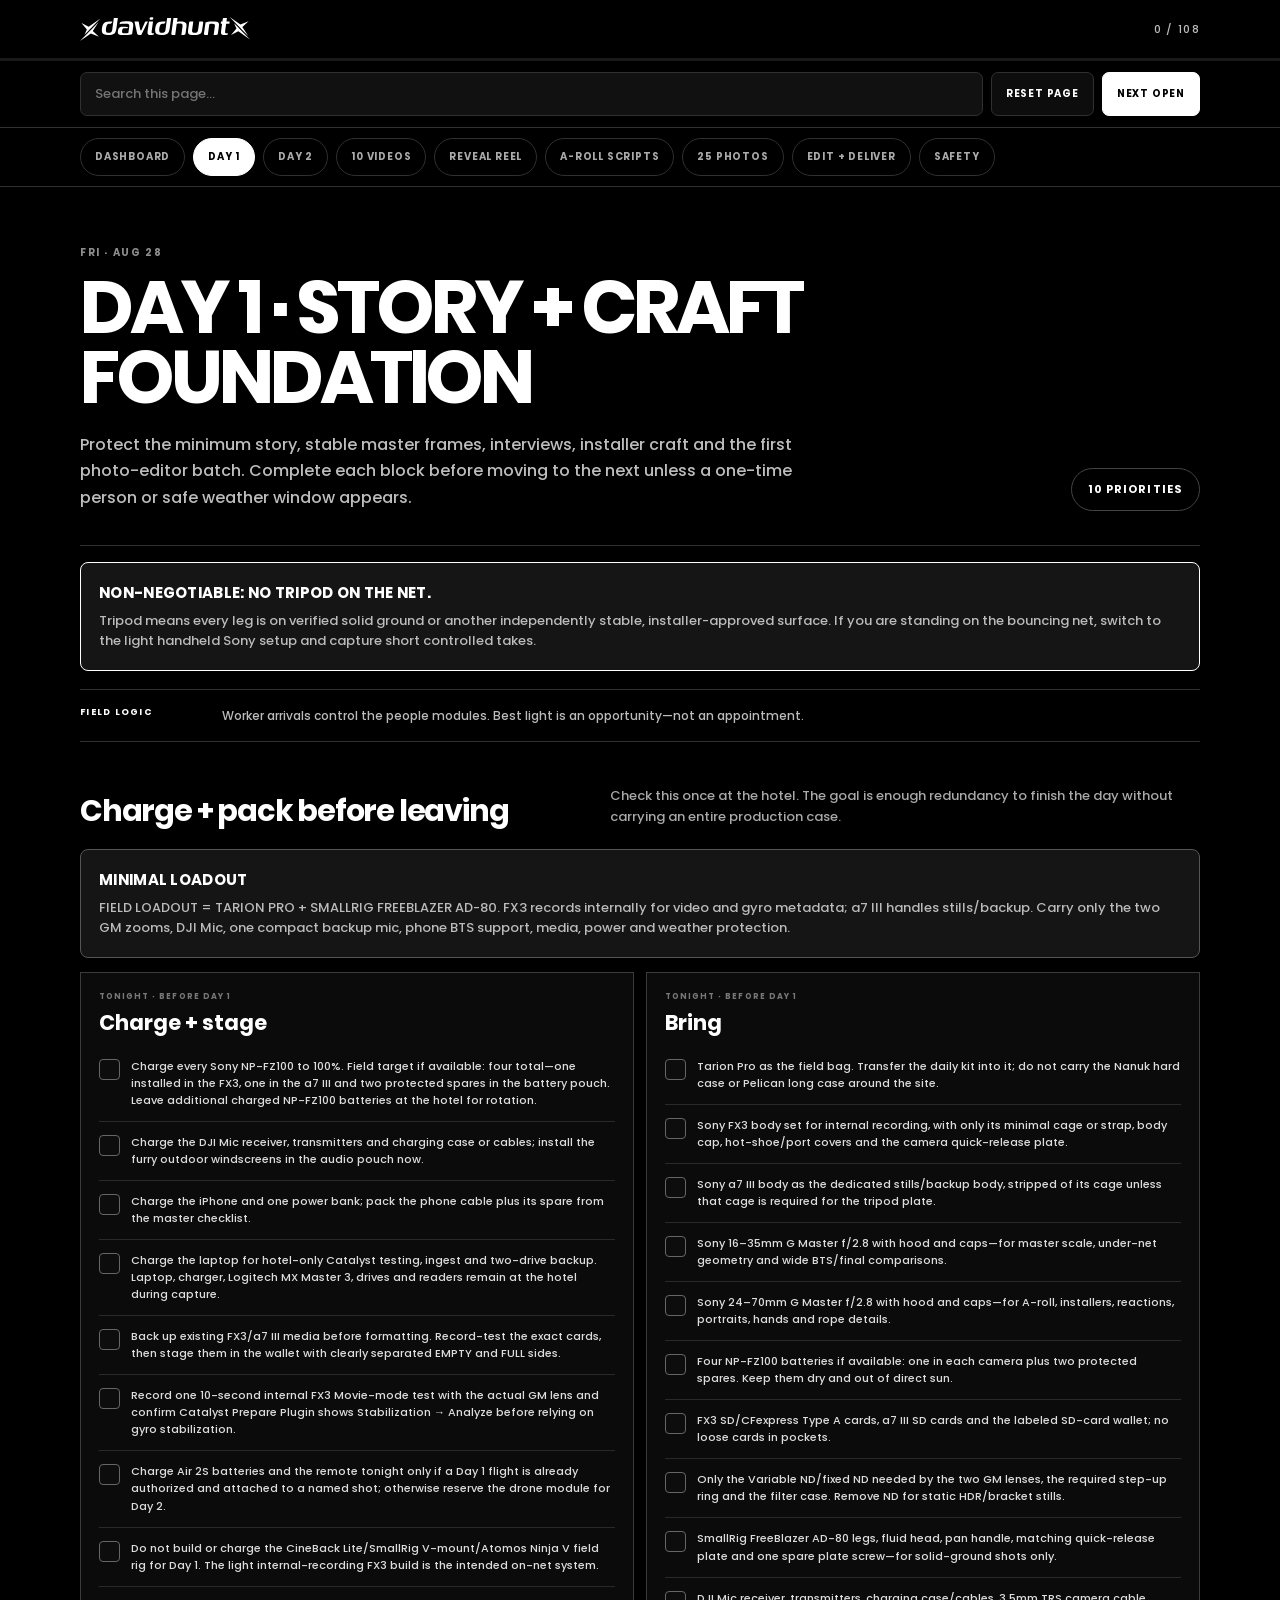
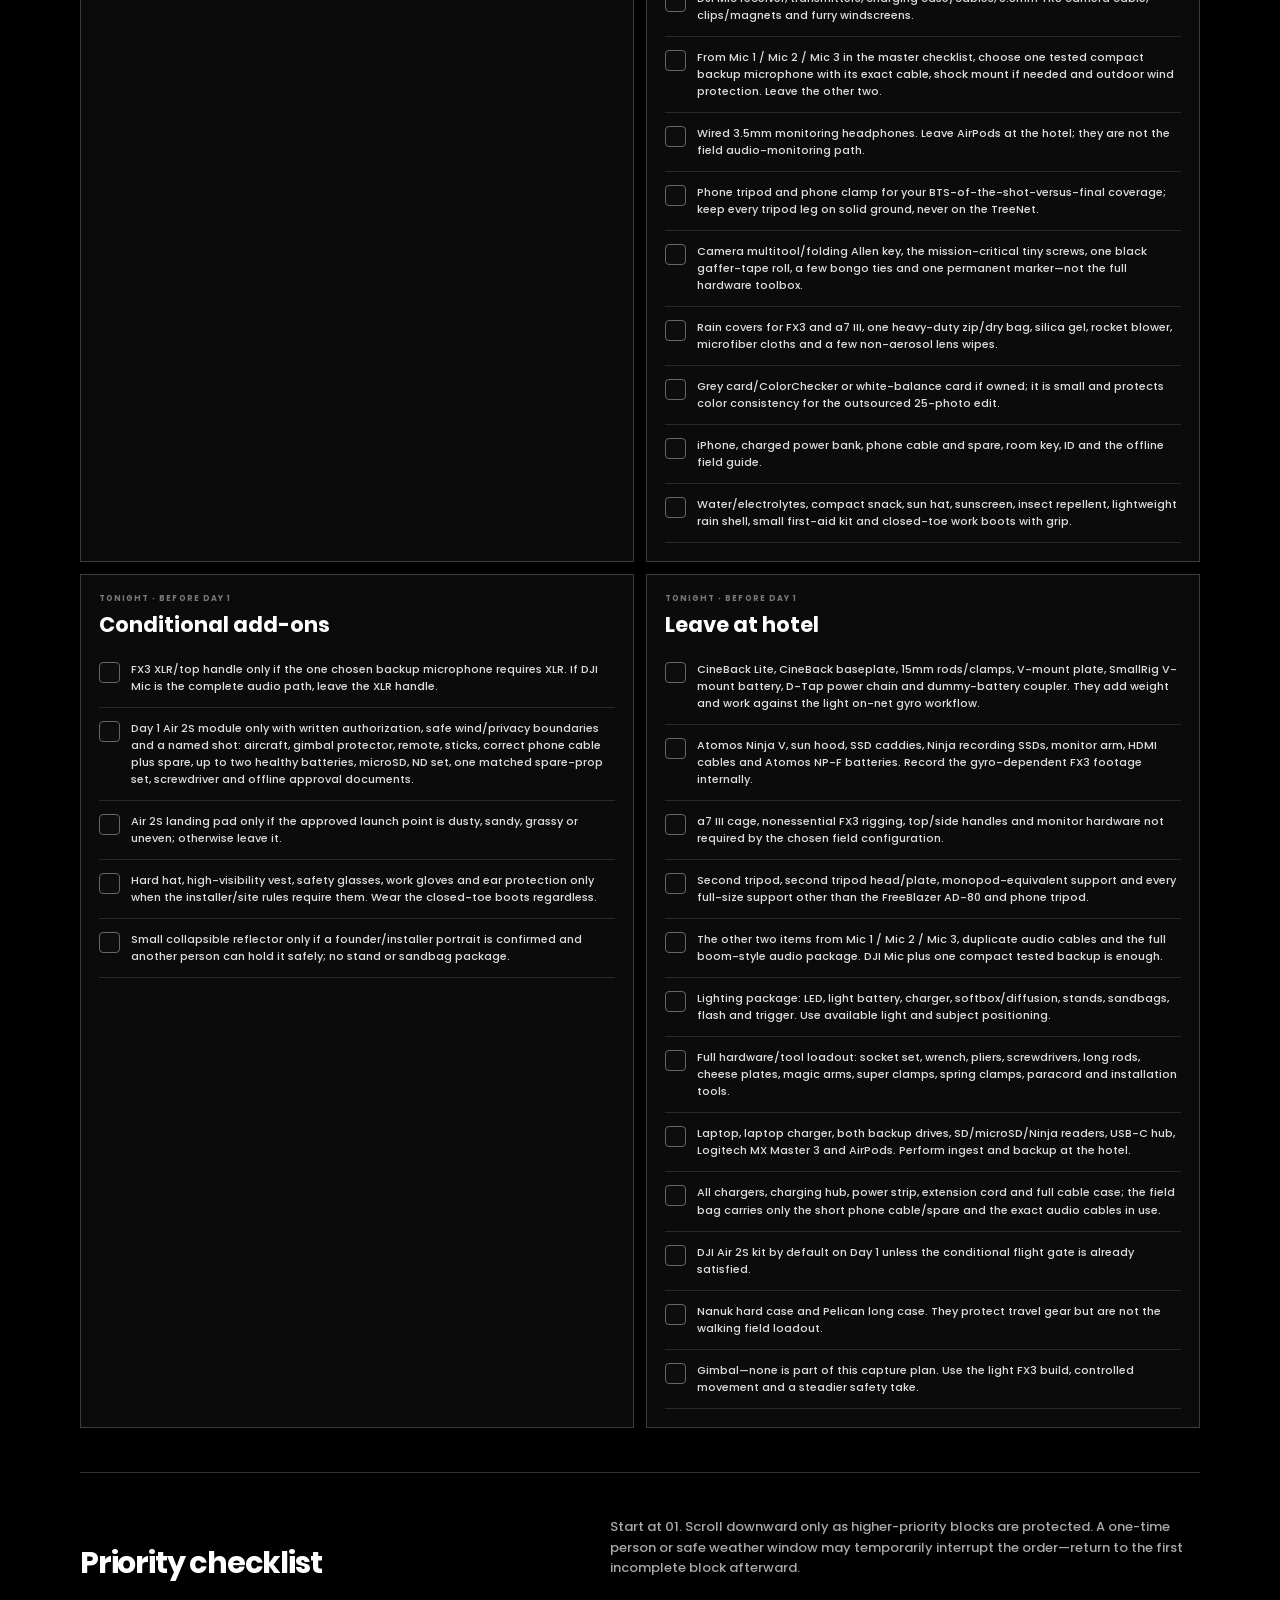
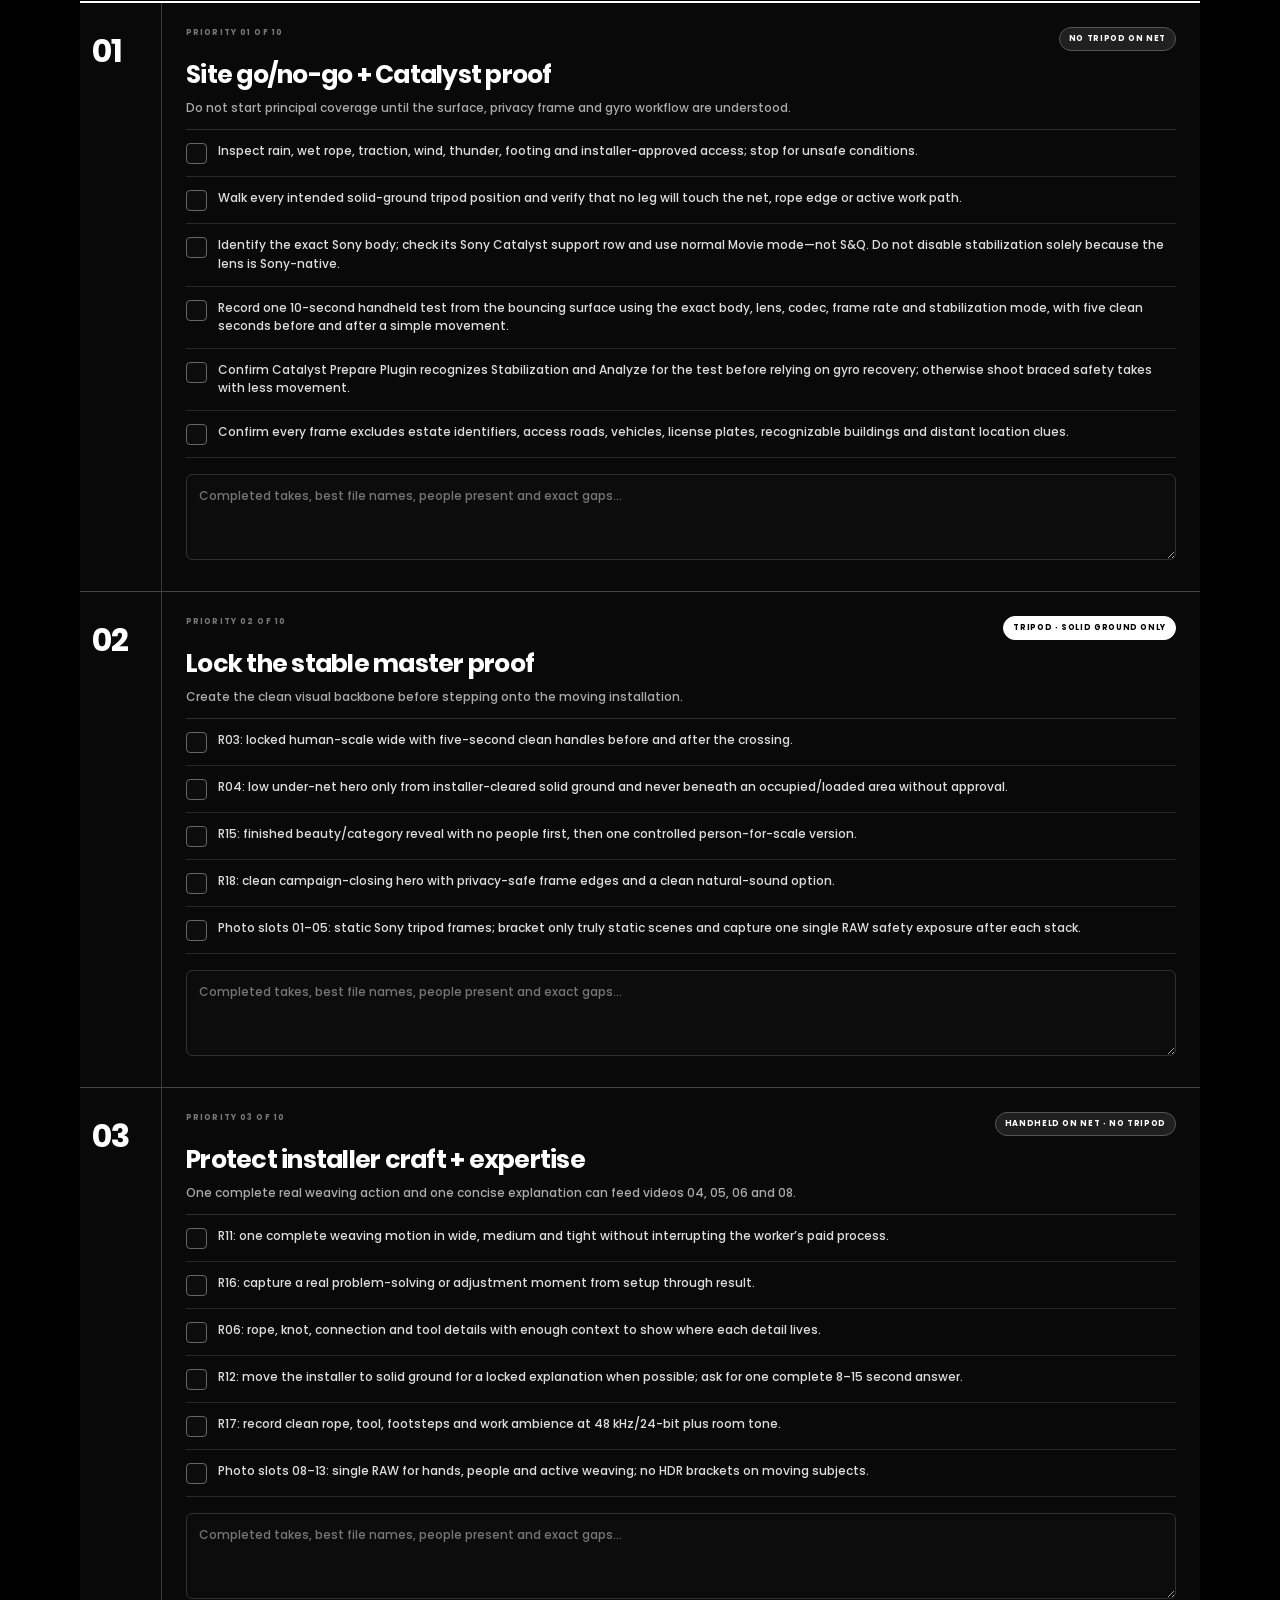
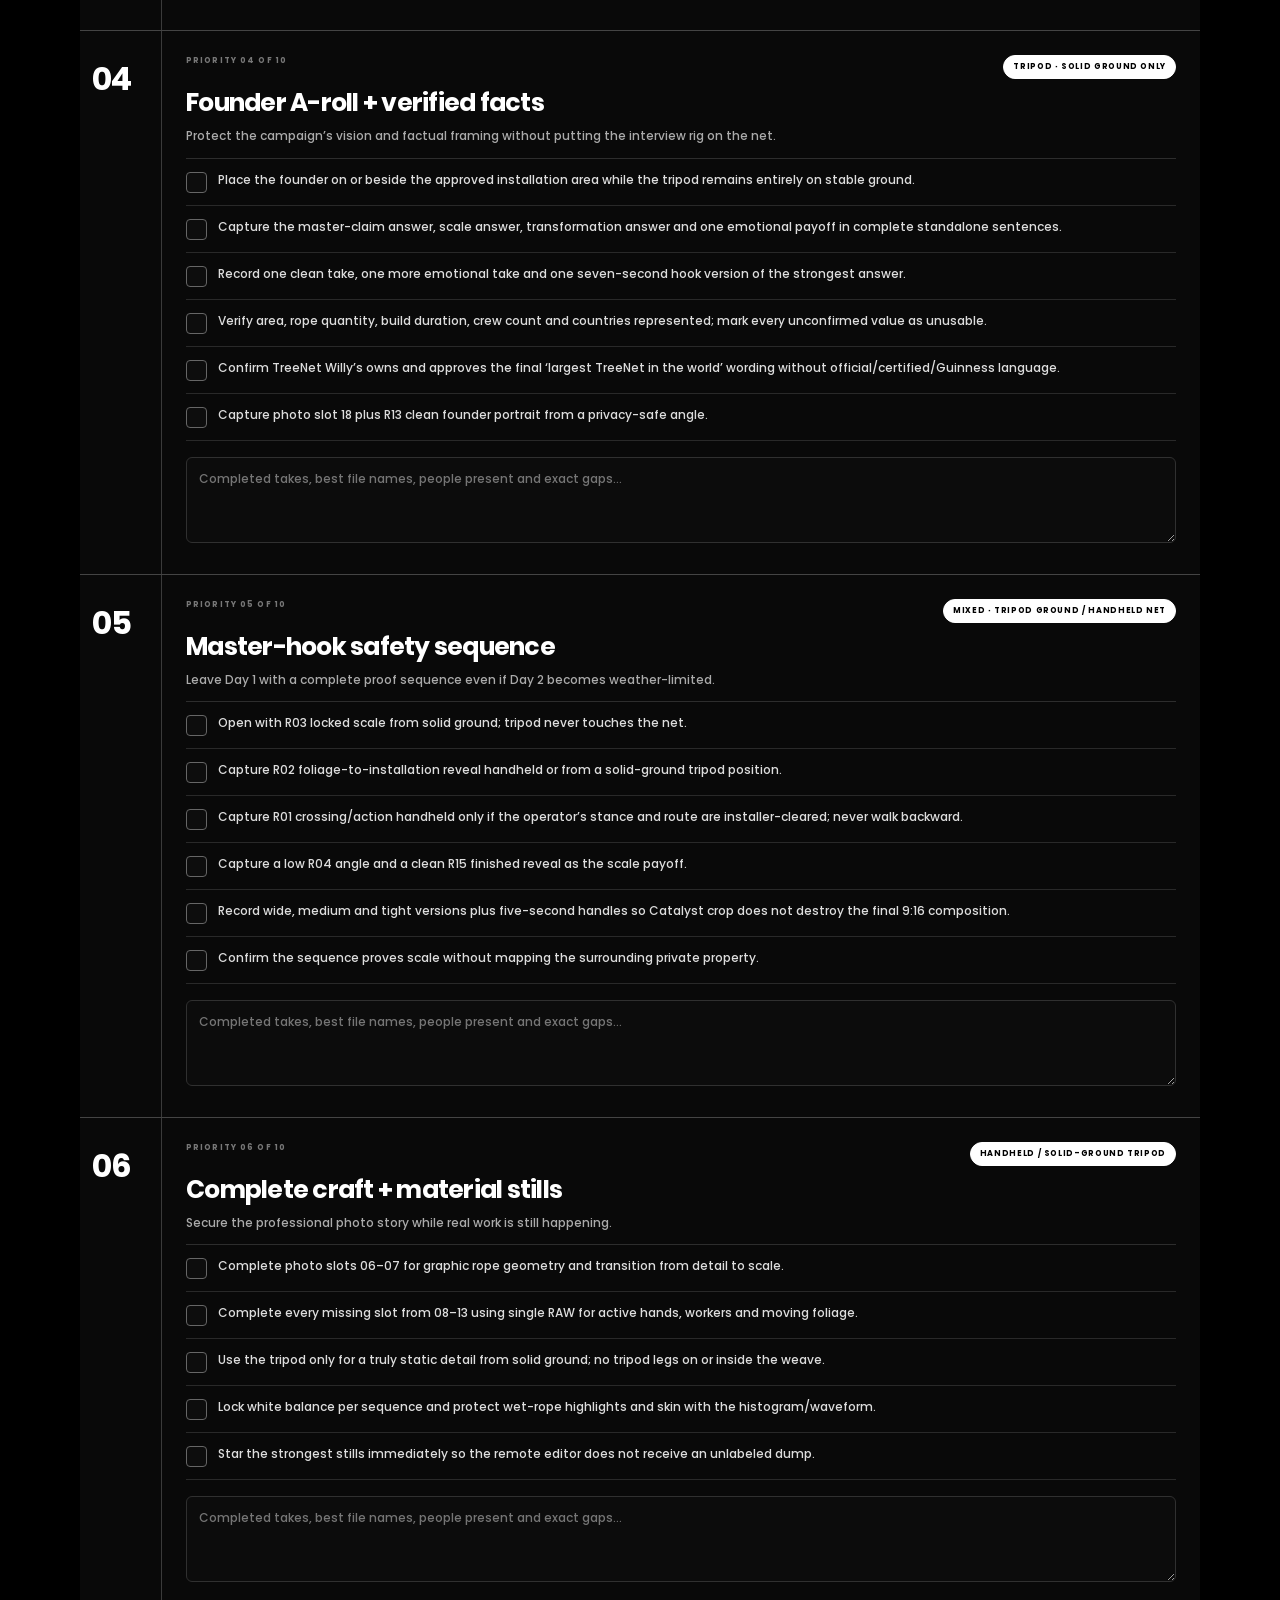
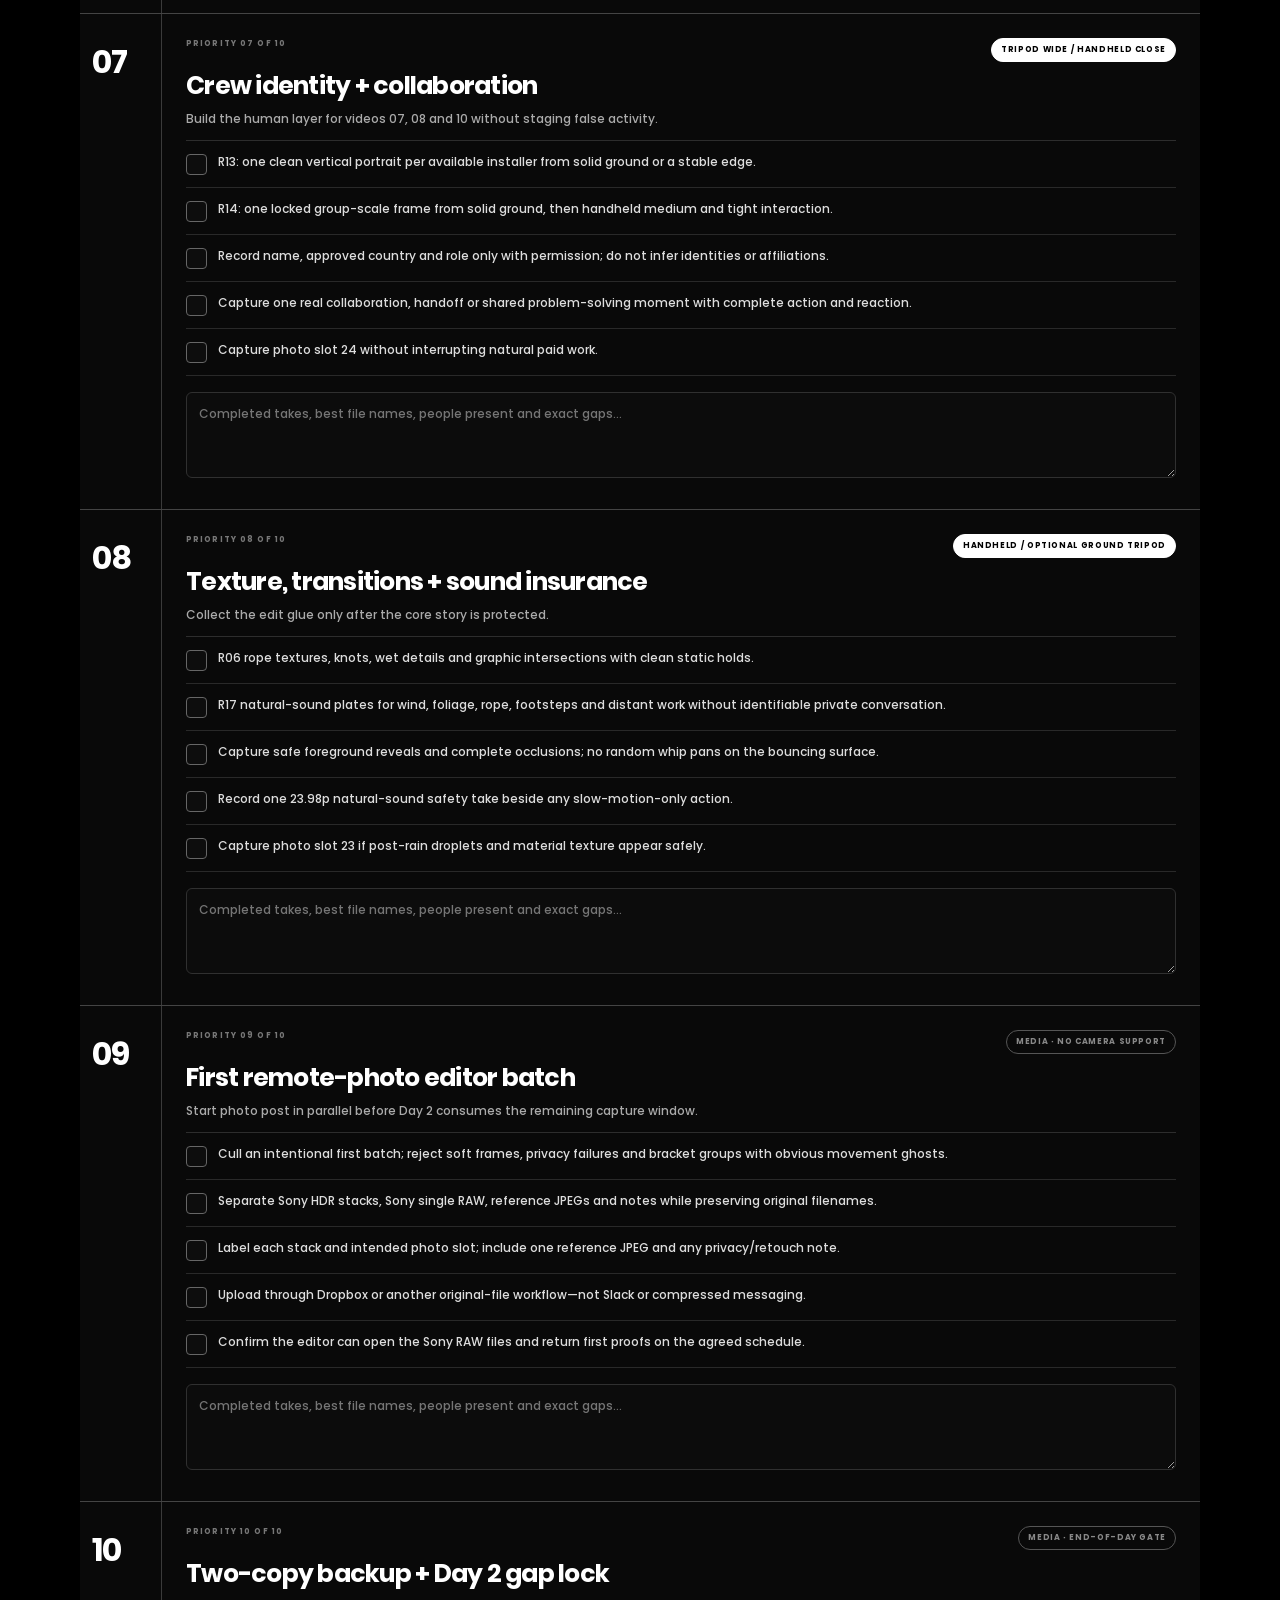
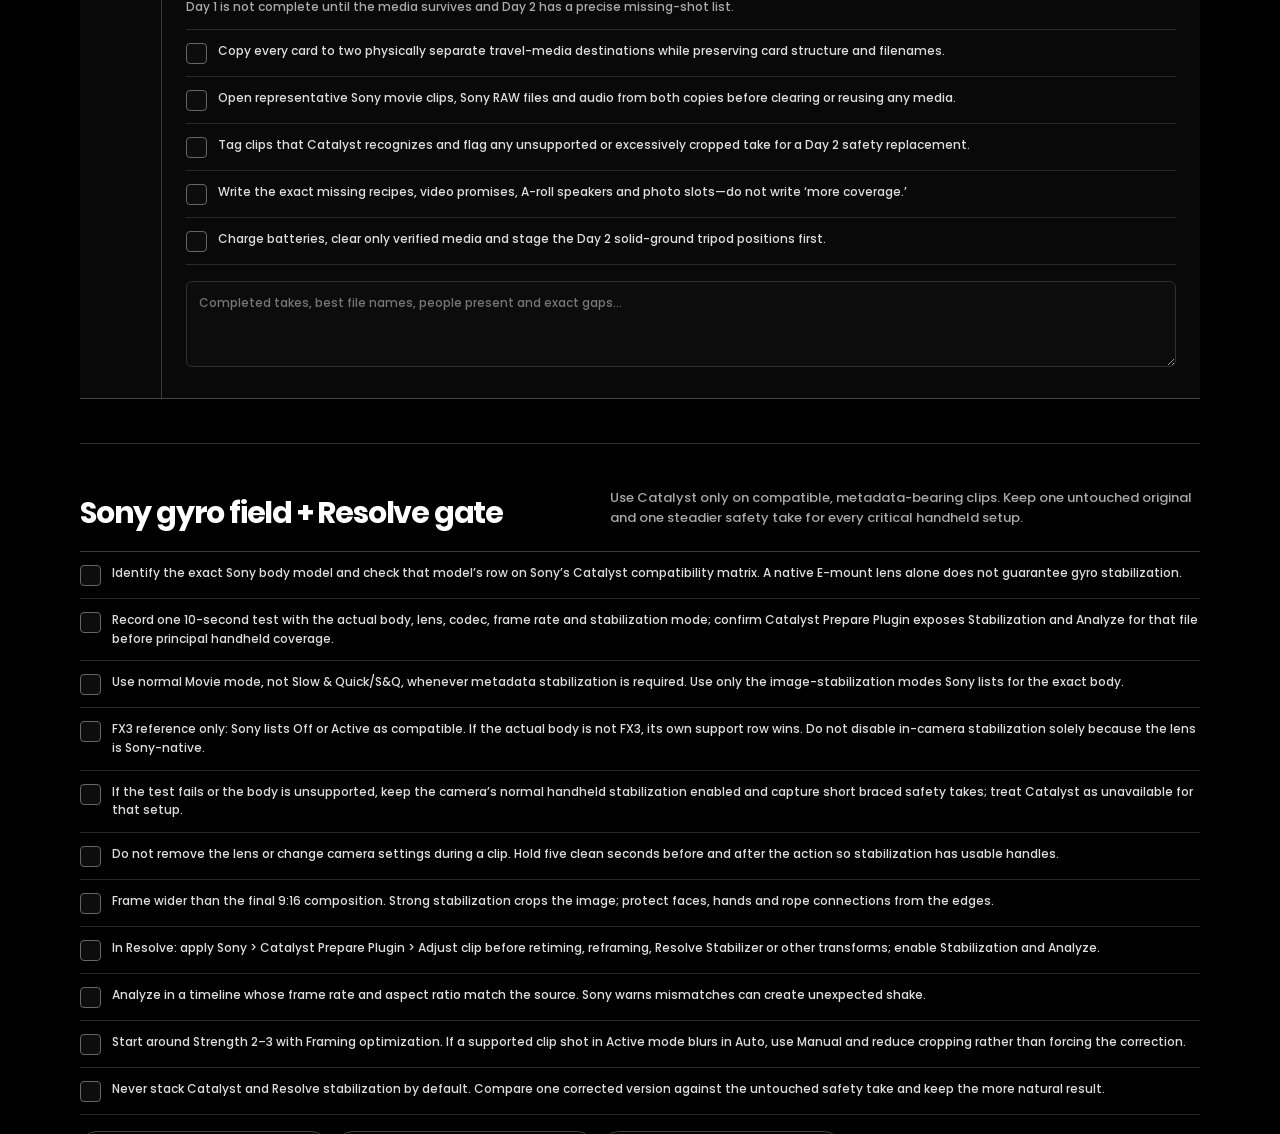
<file: shoot.html>
<!doctype html><html lang="en"><head><meta charset="utf-8"><meta name="robots" content="noindex,nofollow,noarchive"><meta http-equiv="refresh" content="0;url=day1.html"><link rel="canonical" href="day1.html"><title>Shoot days moved</title></head><body><p><a href="day1.html">Open Shoot Day 1</a> or <a href="day2.html">Shoot Day 2</a>.</p></body></html>
</file>
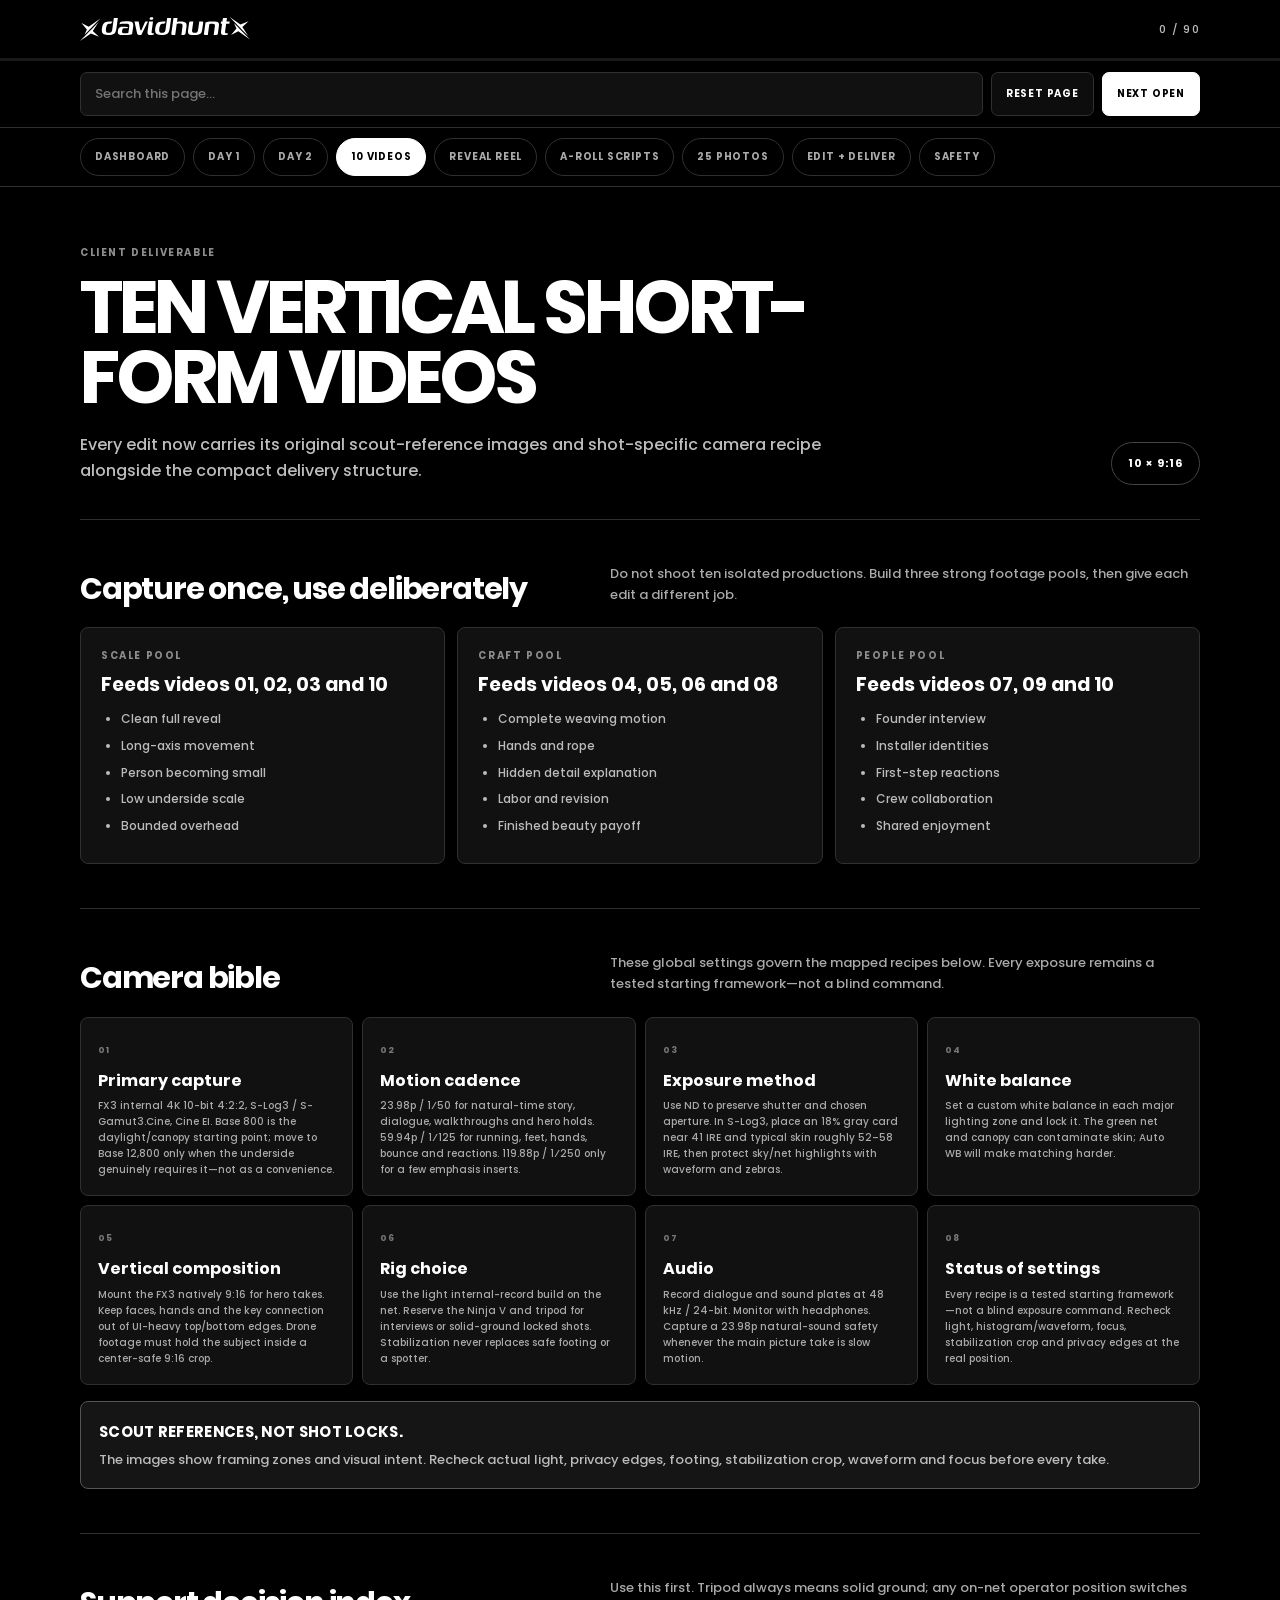
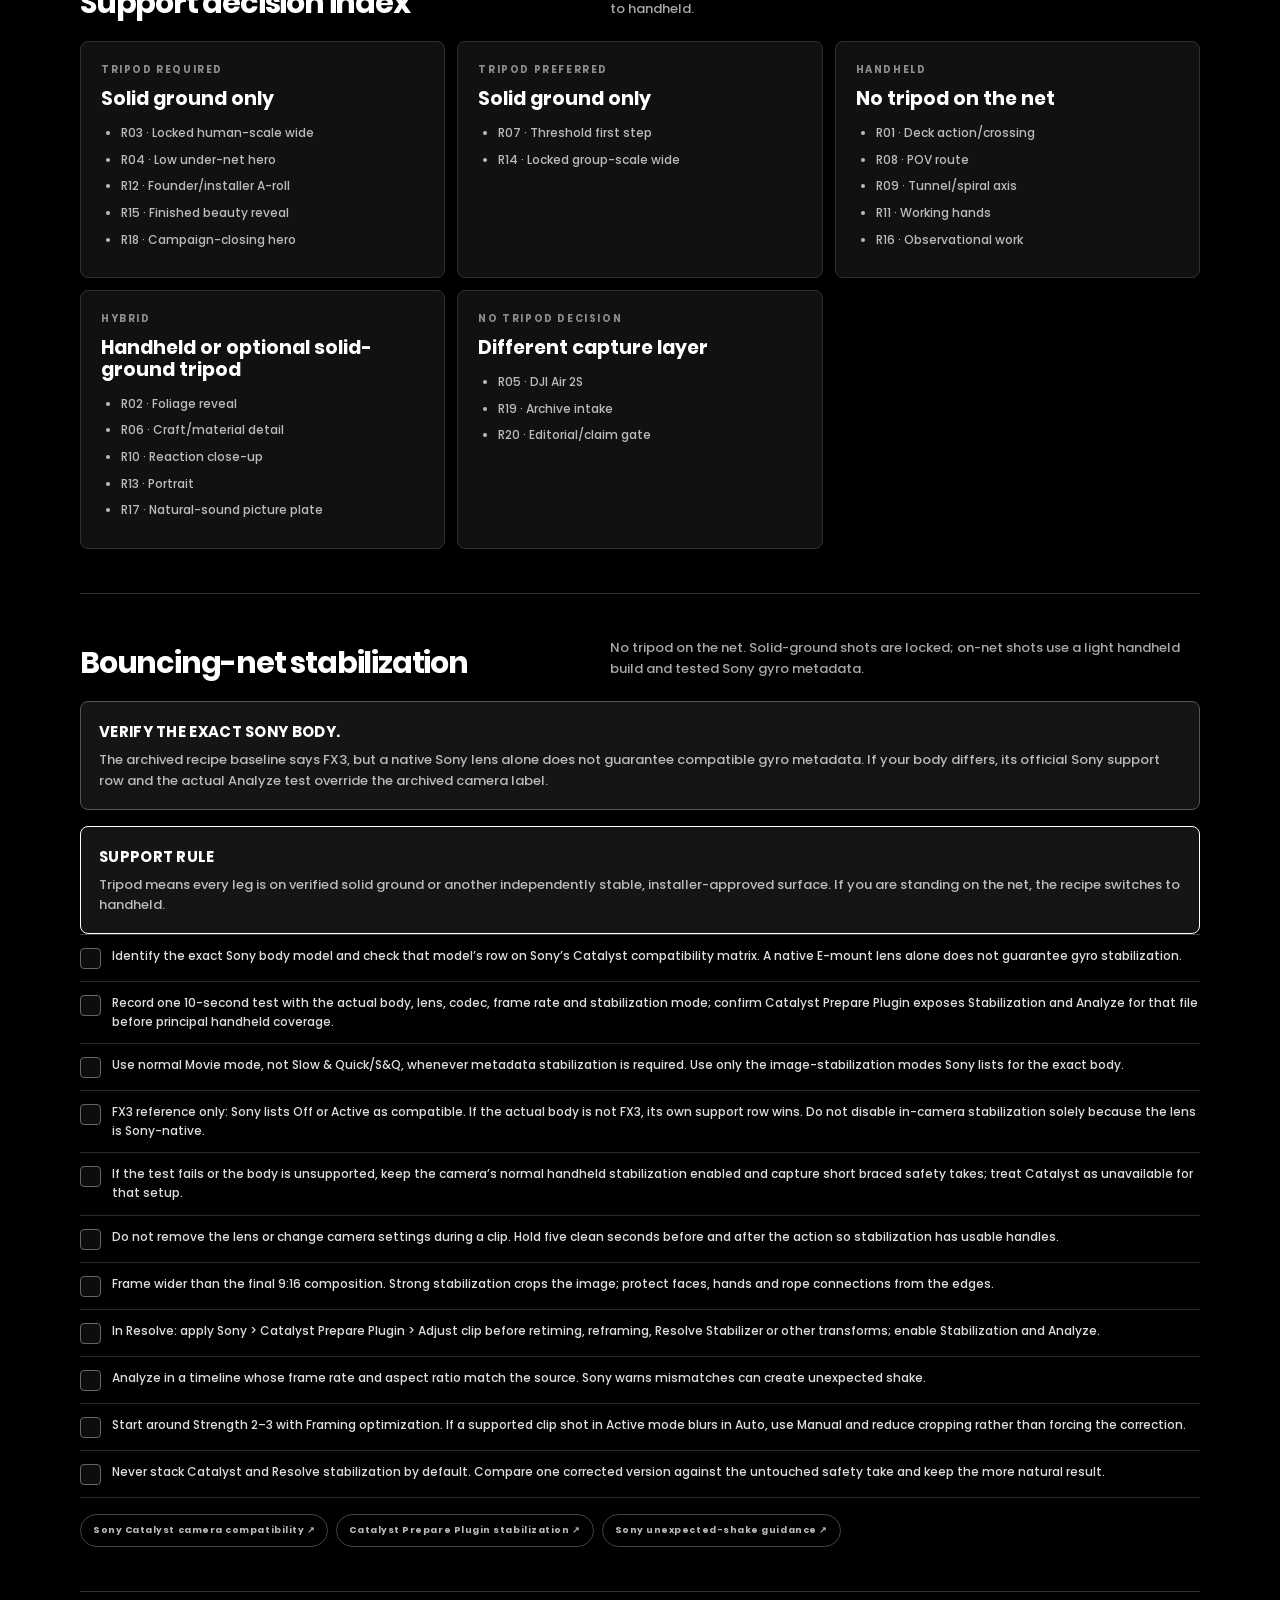
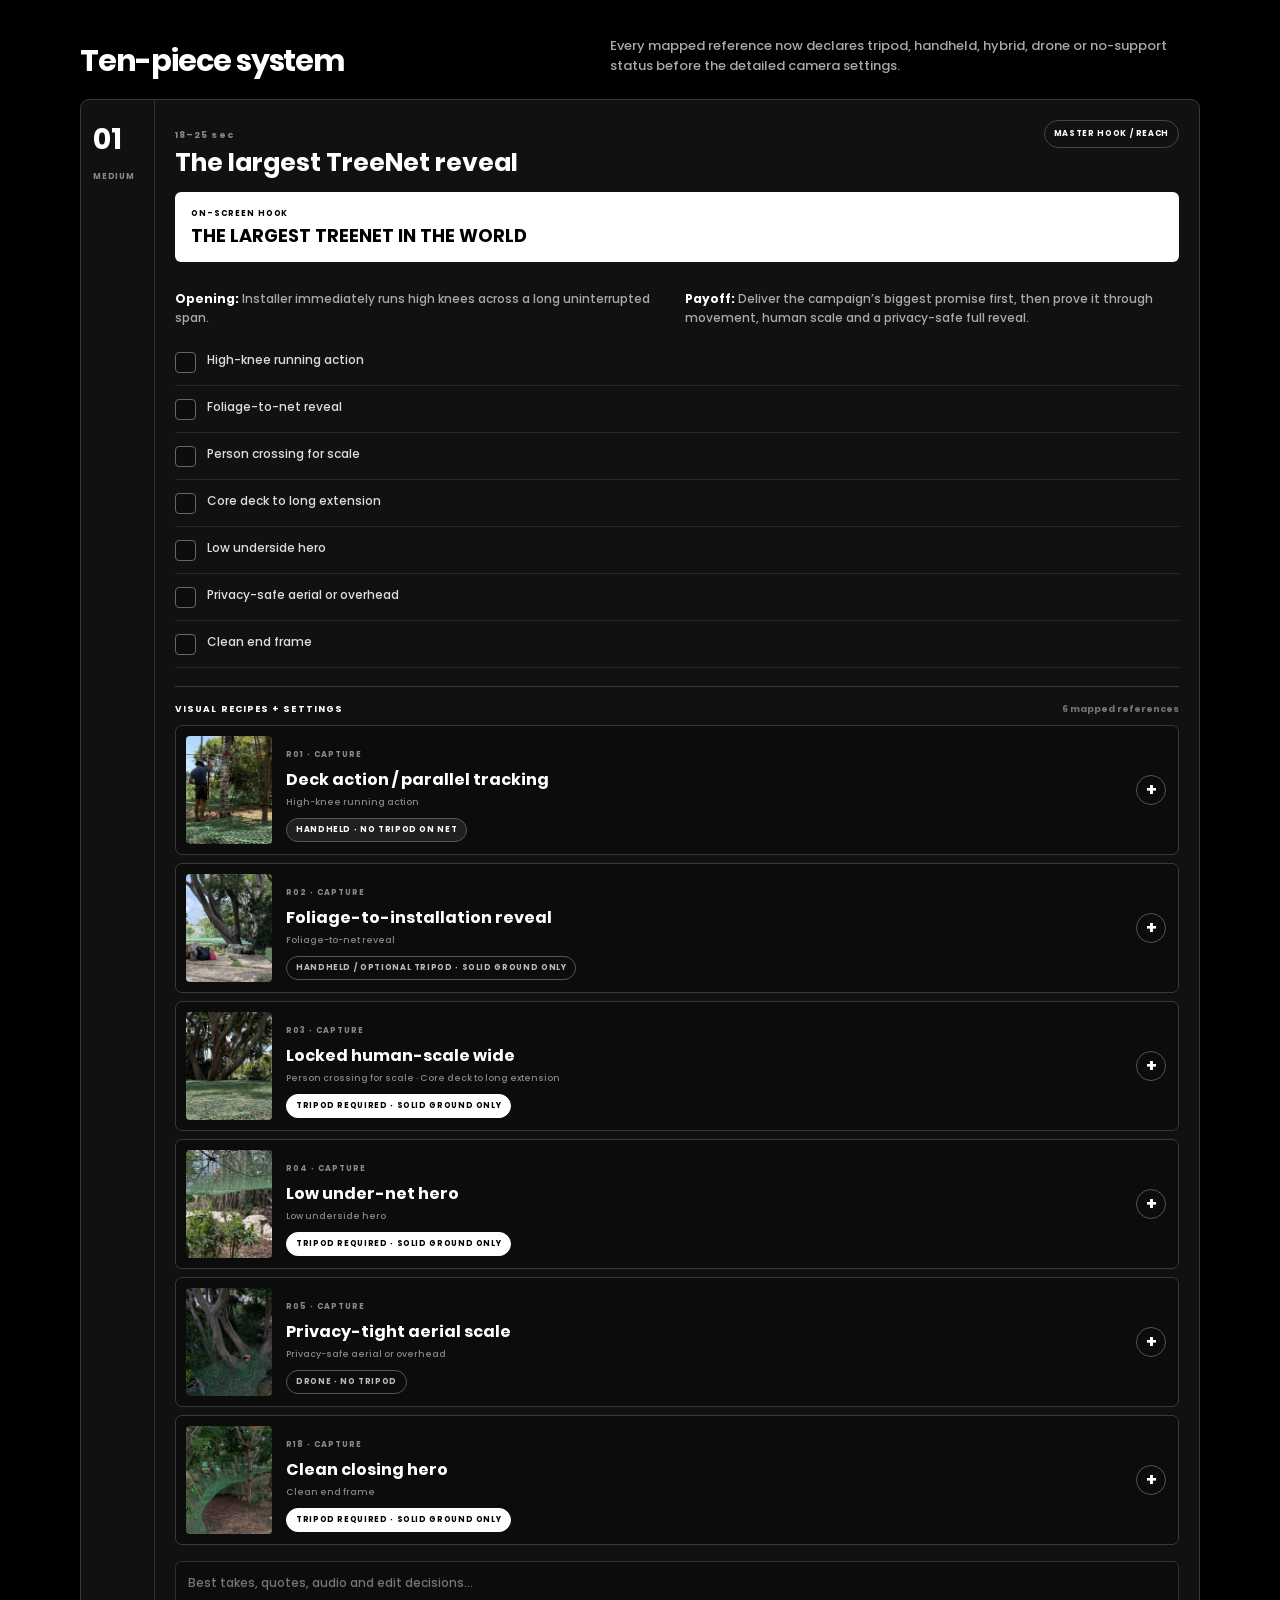
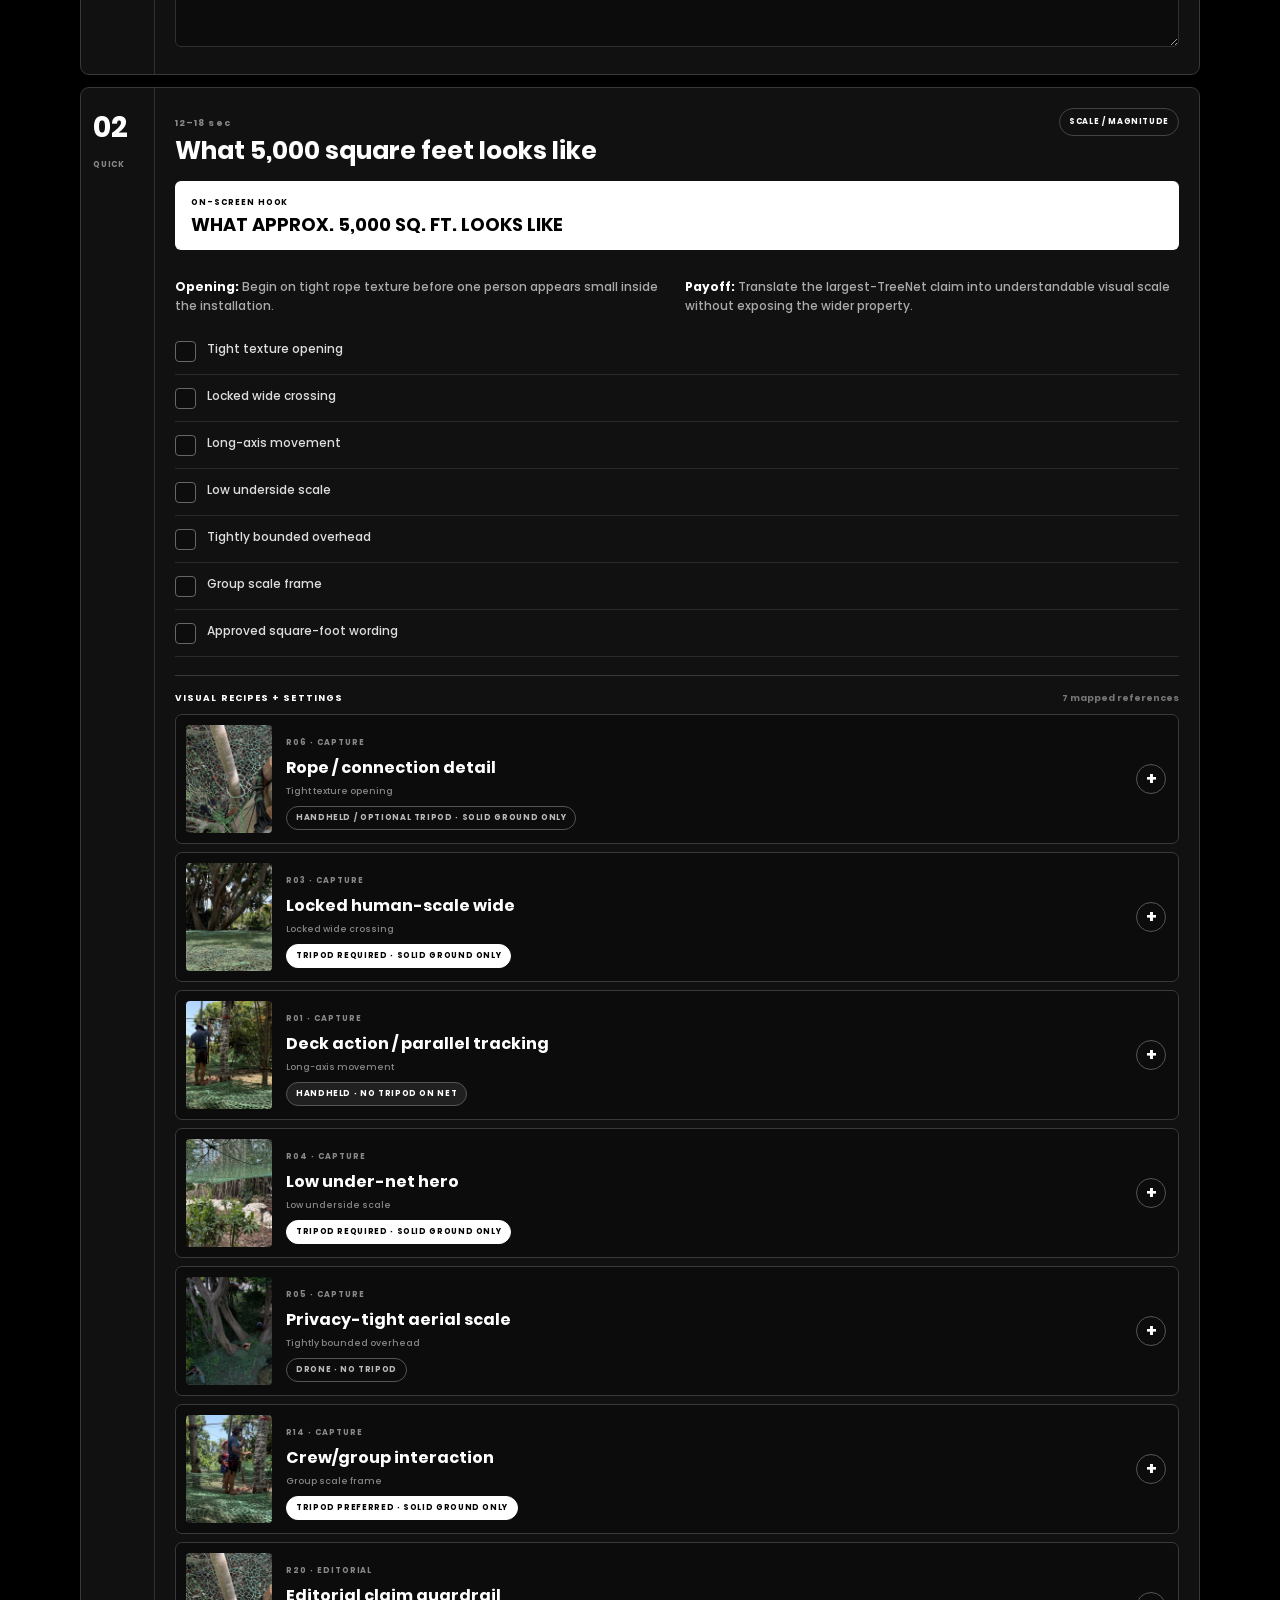
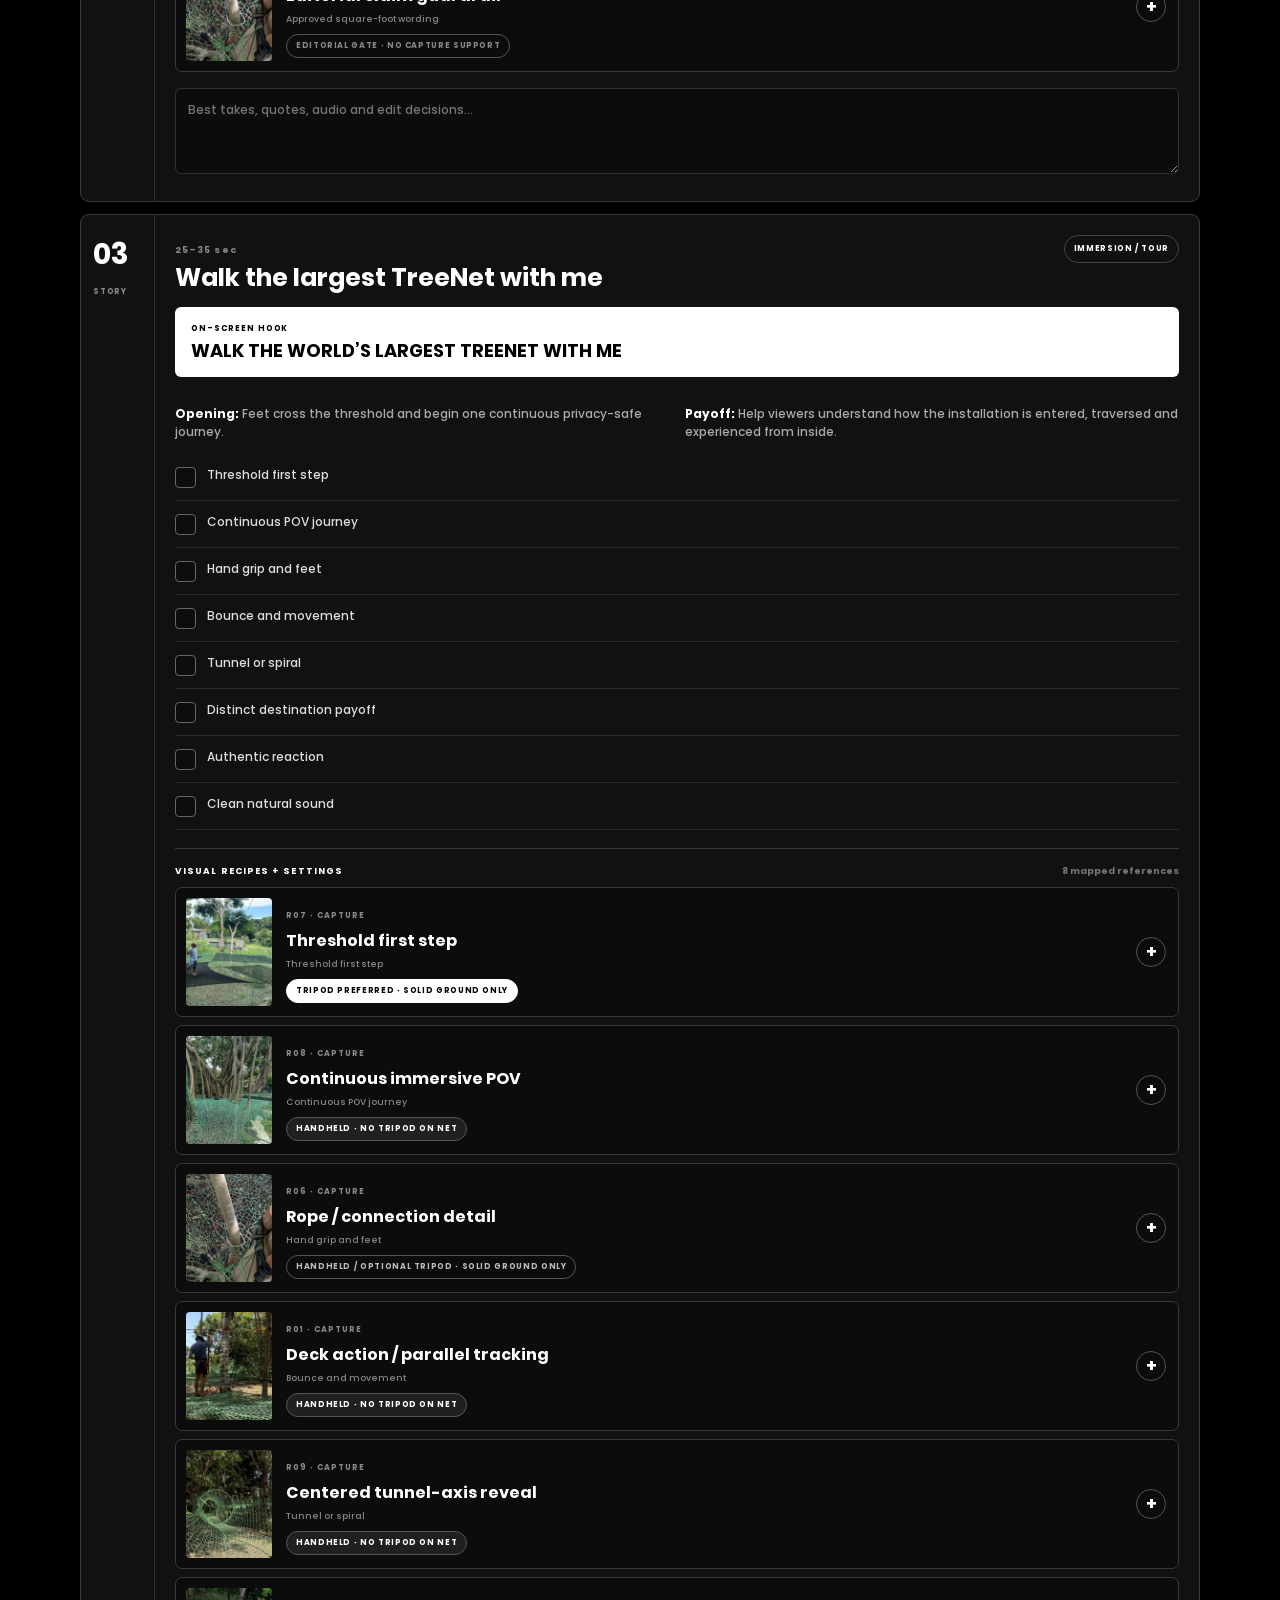
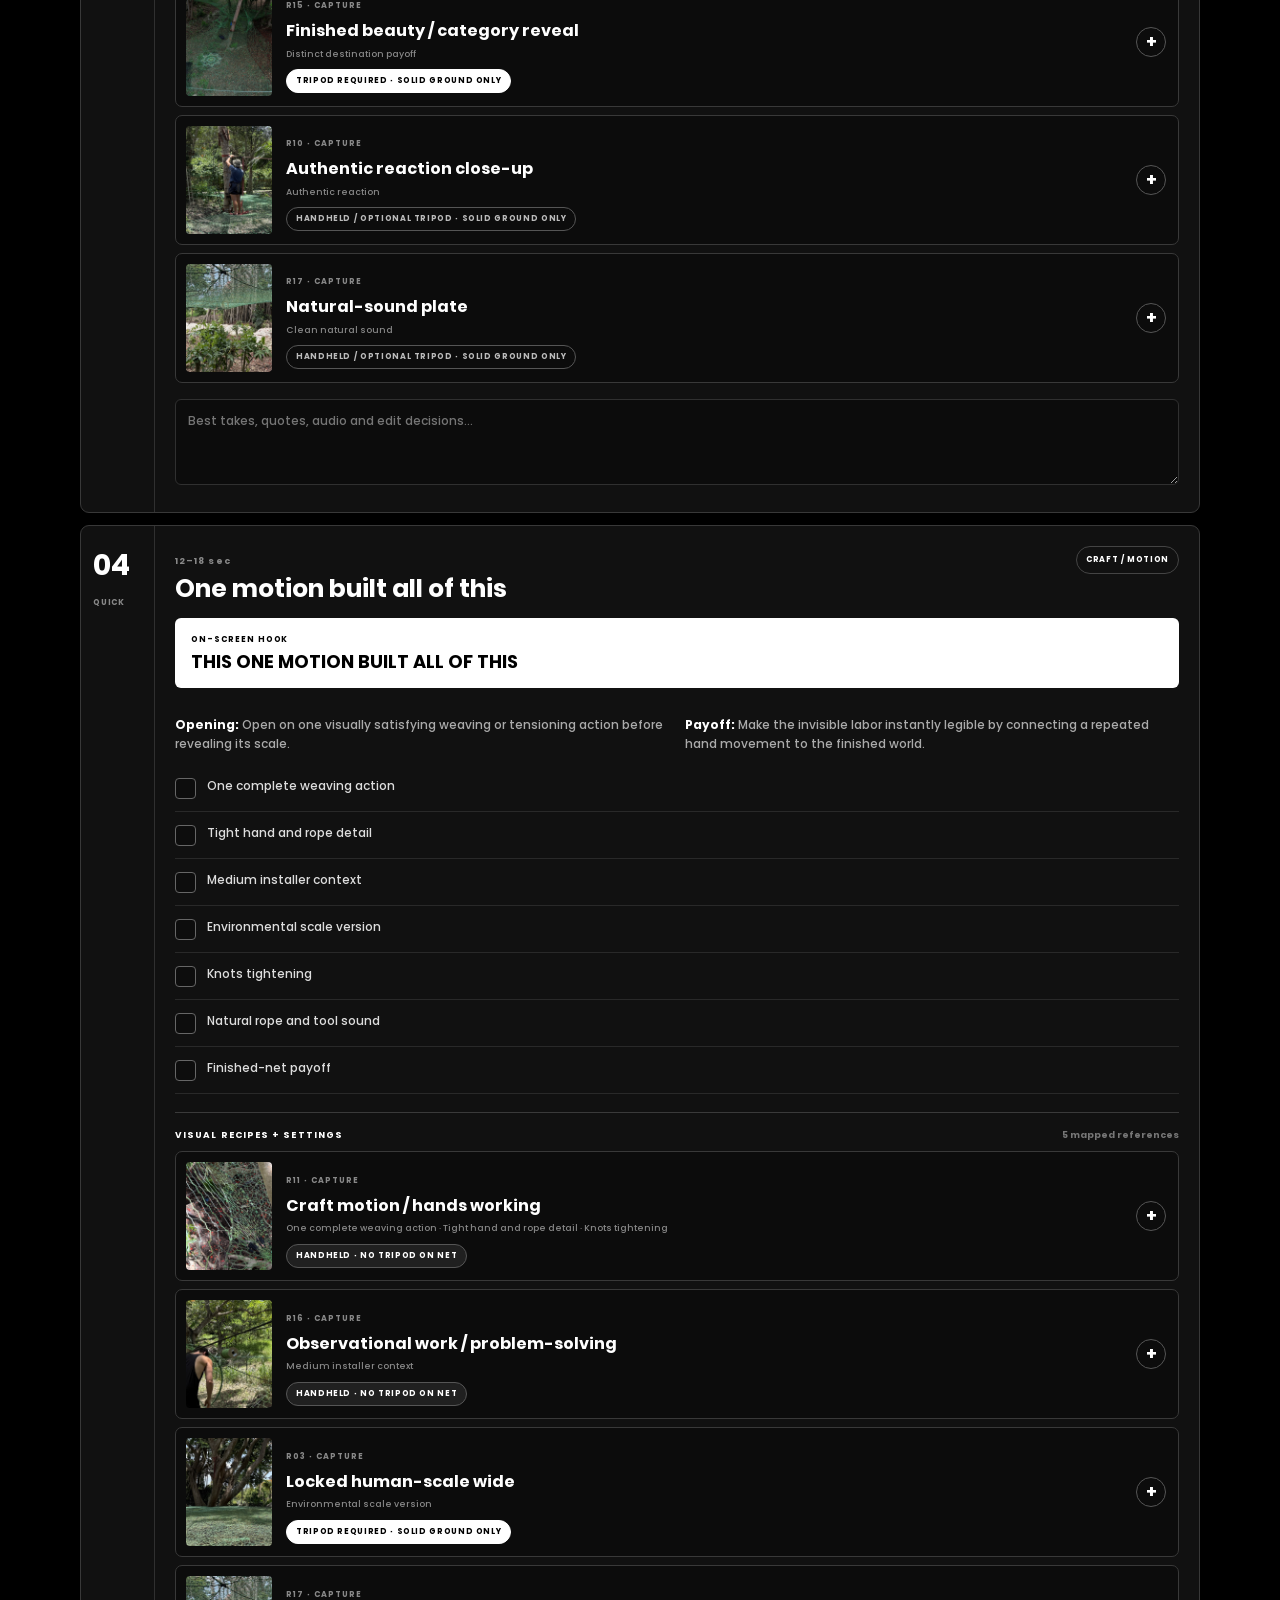
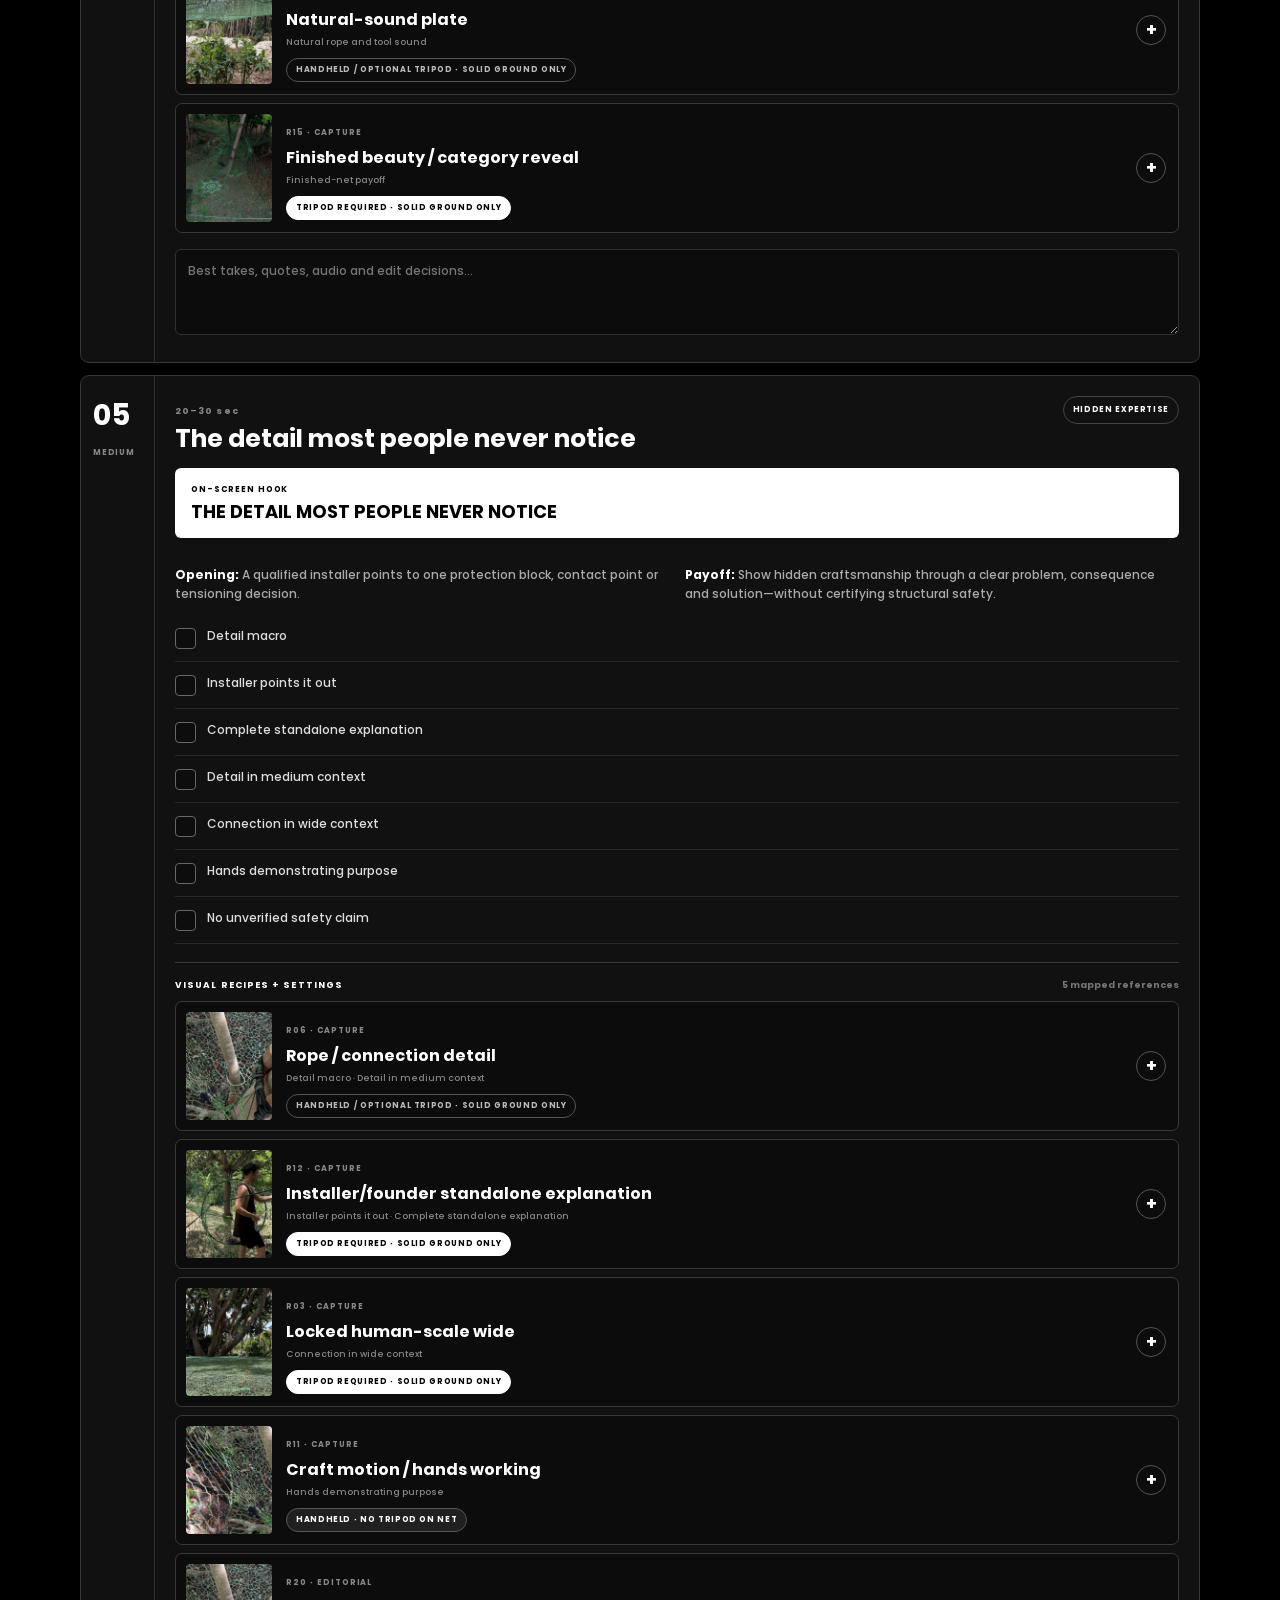
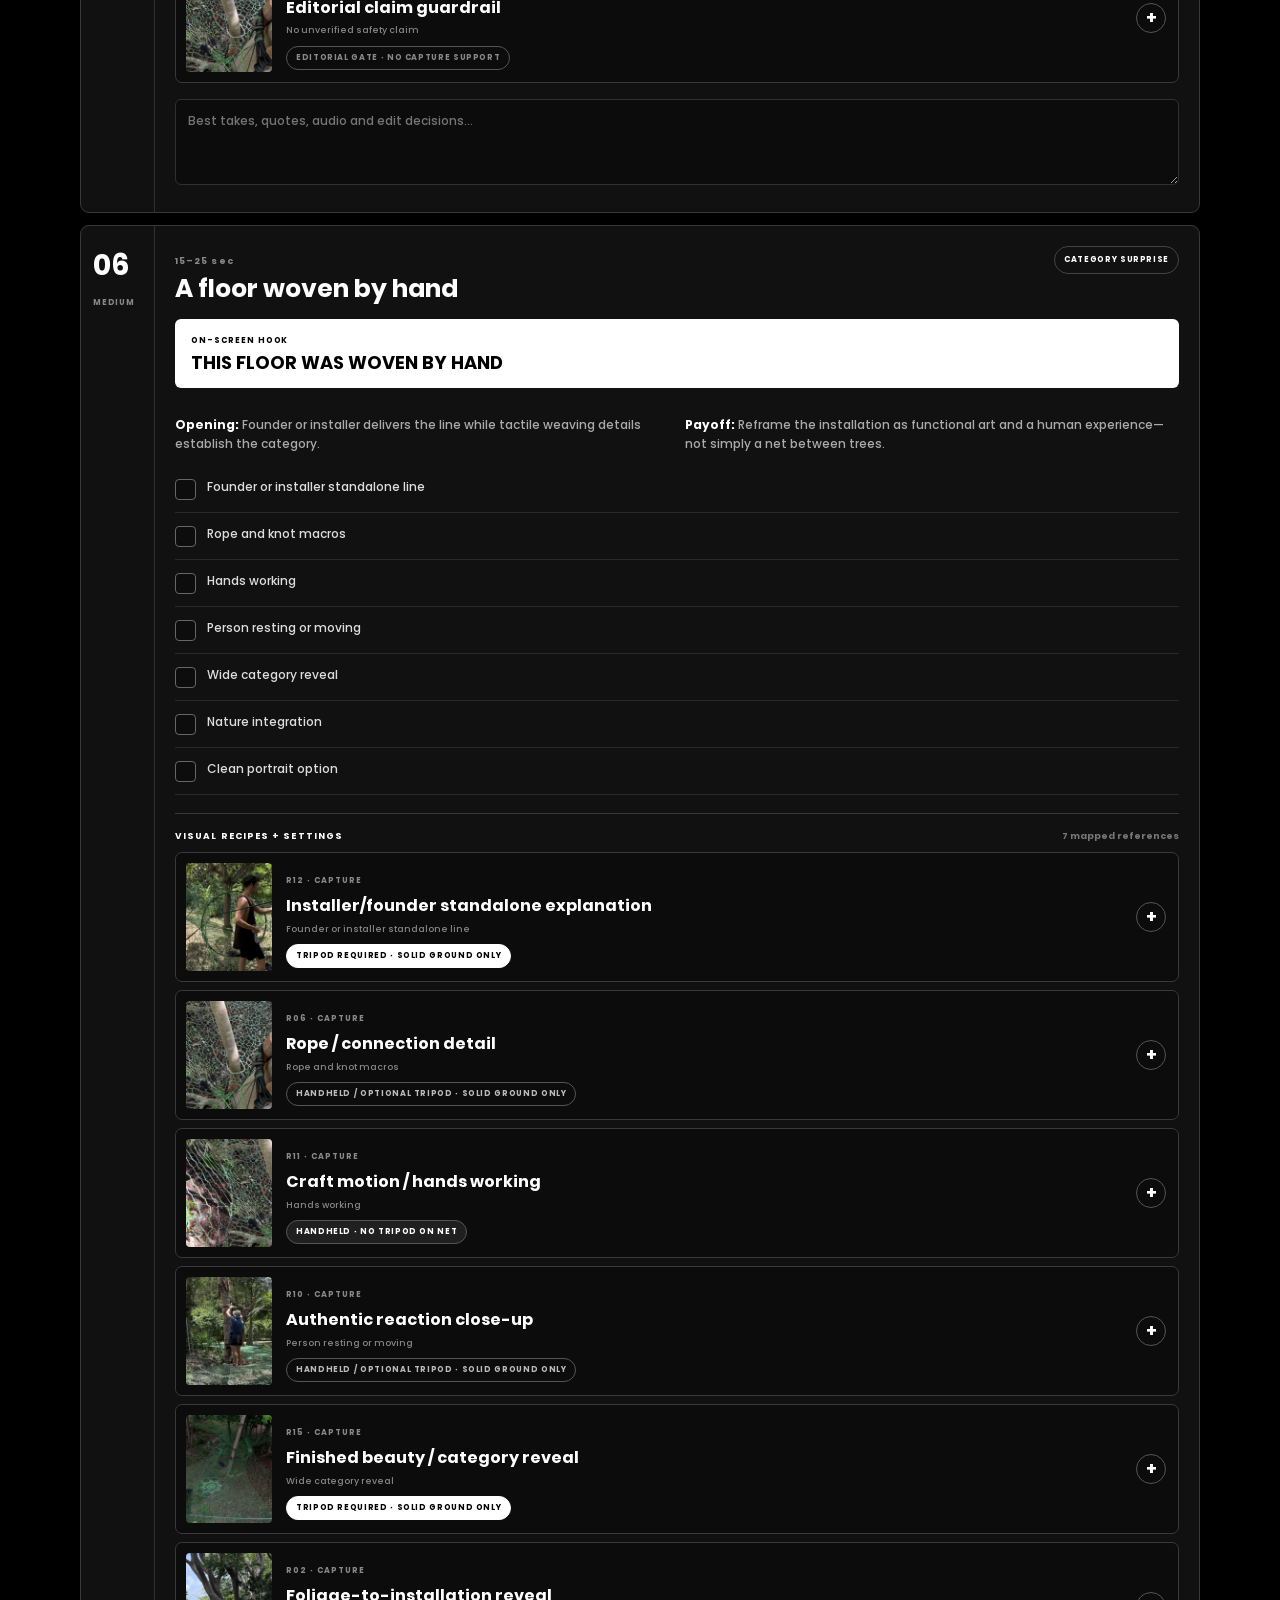
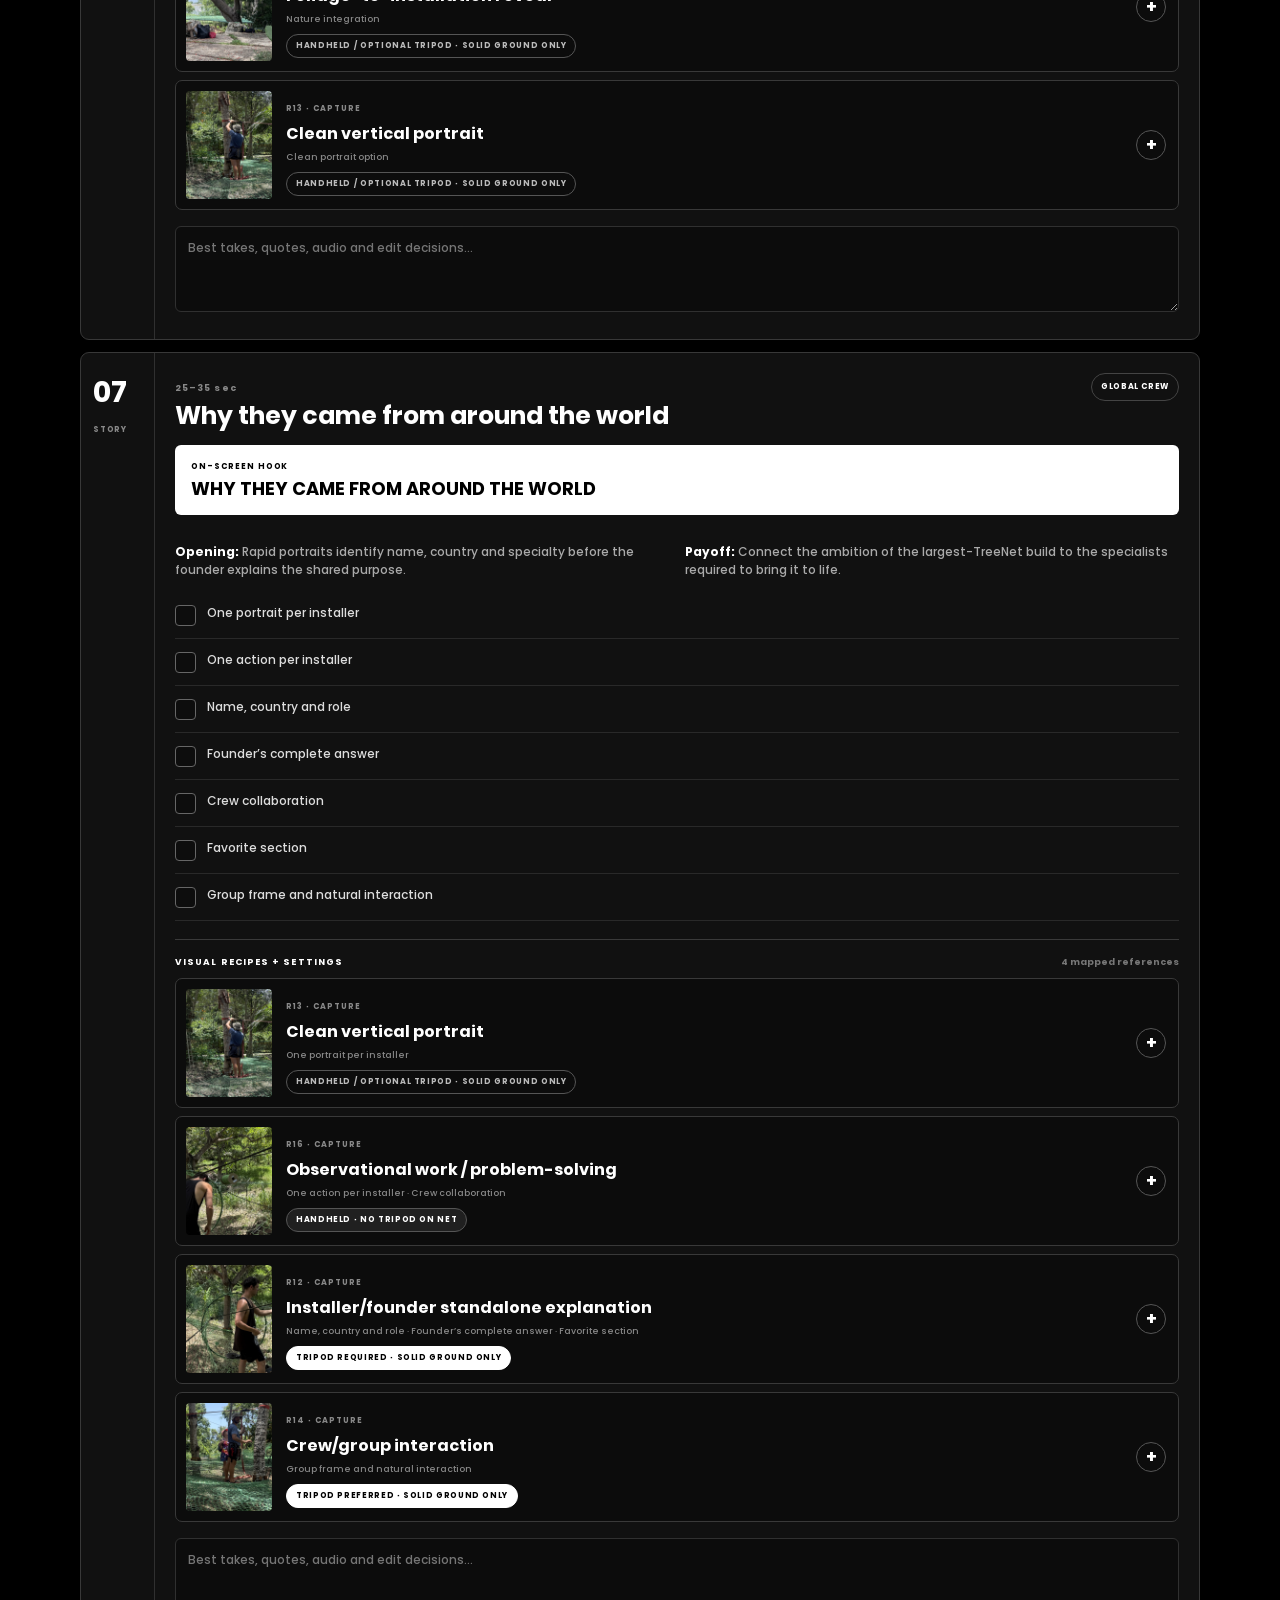
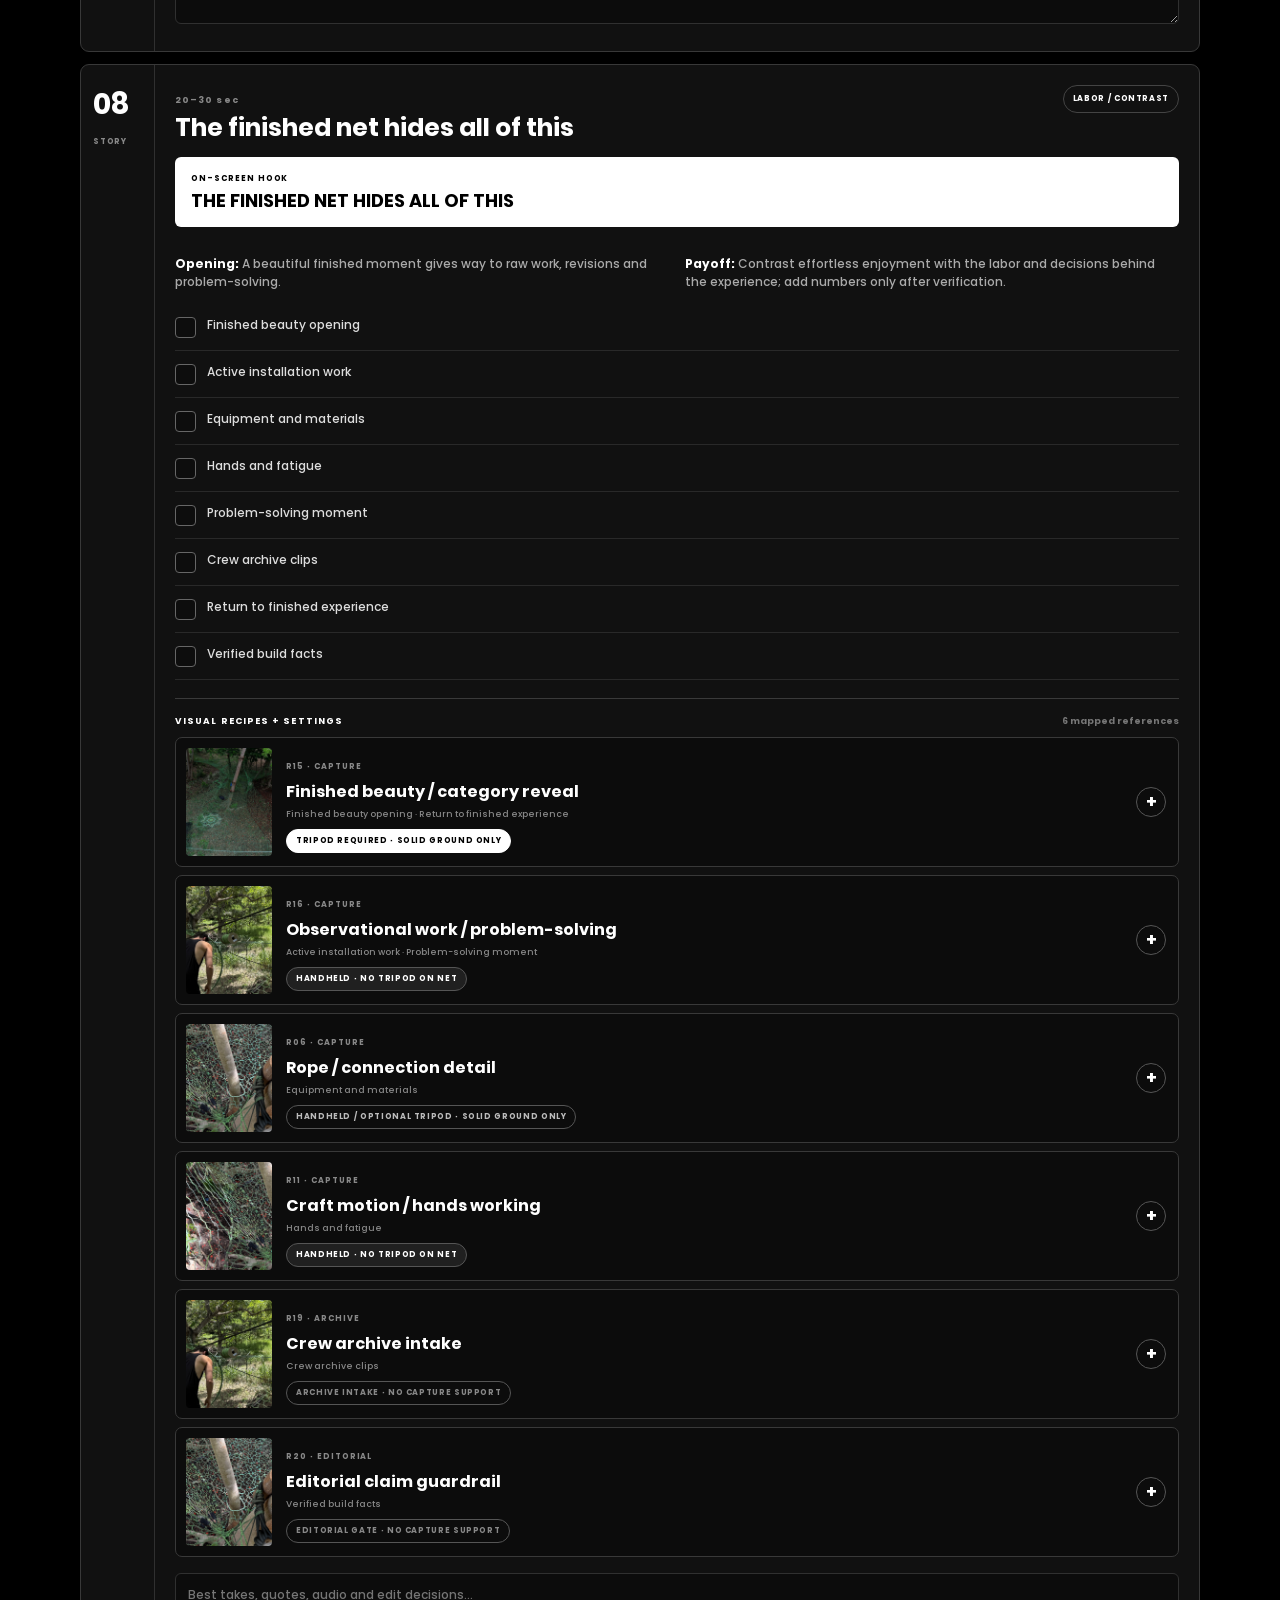
<file: video.html>
<!doctype html><html lang="en"><head><meta charset="utf-8"><meta name="viewport" content="width=device-width,initial-scale=1,viewport-fit=cover"><meta name="robots" content="noindex,nofollow,noarchive"><meta name="theme-color" content="#000000"><title>10 videos · TreeNet Barbados</title><link rel="icon" href="assets/xdavidhuntx-MainLogo-Whiteout.svg" type="image/svg+xml"><link rel="stylesheet" href="assets/styles.css"></head><body data-page="video"><a class="skip" href="#main">Skip to content</a><header class="top"><div class="wrap topline"><img class="logo" src="assets/xdavidhuntx-MainLogo-Whiteout.svg" alt="xdavidhuntx"><div class="page-progress" id="stats">0 / 0</div></div><div class="progress"><span id="bar"></span></div><div class="wrap tools"><input class="search" id="search" type="search" placeholder="Search this page…" aria-label="Search this page"><button class="btn" id="reset" type="button">Reset page</button><button class="btn primary" id="nextOpen" type="button">Next open</button></div></header><nav class="nav"><div class="wrap navrow"><a href="index.html" data-page="home">Dashboard</a><a href="day1.html" data-page="day1">Day 1</a><a href="day2.html" data-page="day2">Day 2</a><a href="video.html" data-page="video">10 videos</a><a href="reveal.html" data-page="reveal">Reveal reel</a><a href="interviews.html" data-page="interviews">A-roll scripts</a><a href="photos.html" data-page="photos">25 photos</a><a href="edit.html" data-page="edit">Edit + deliver</a><a href="safety.html" data-page="safety">Safety</a></div></nav><main id="main" class="wrap"><section class="page-intro"><div><span class="eyebrow">CLIENT DELIVERABLE</span><h1>TEN VERTICAL SHORT-FORM VIDEOS</h1><p>Every edit now carries its original scout-reference images and shot-specific camera recipe alongside the compact delivery structure.</p></div><span class="count-badge">10 × 9:16</span></section><section class="section searchable"><div class="section-head"><h2>Capture once, use deliberately</h2><p>Do not shoot ten isolated productions. Build three strong footage pools, then give each edit a different job.</p></div><div class="panel-grid"><article class="panel"><span class="label">Scale pool</span><h3>Feeds videos 01, 02, 03 and 10</h3><ul><li>Clean full reveal</li><li>Long-axis movement</li><li>Person becoming small</li><li>Low underside scale</li><li>Bounded overhead</li></ul></article><article class="panel"><span class="label">Craft pool</span><h3>Feeds videos 04, 05, 06 and 08</h3><ul><li>Complete weaving motion</li><li>Hands and rope</li><li>Hidden detail explanation</li><li>Labor and revision</li><li>Finished beauty payoff</li></ul></article><article class="panel"><span class="label">People pool</span><h3>Feeds videos 07, 09 and 10</h3><ul><li>Founder interview</li><li>Installer identities</li><li>First-step reactions</li><li>Crew collaboration</li><li>Shared enjoyment</li></ul></article></div></section><section class="section searchable"><div class="section-head"><h2>Camera bible</h2><p>These global settings govern the mapped recipes below. Every exposure remains a tested starting framework—not a blind command.</p></div><div class="camera-bible"><article class="bible-card searchable"><span>01</span><h3>Primary capture</h3><p>FX3 internal 4K 10-bit 4:2:2, S-Log3 / S-Gamut3.Cine, Cine EI. Base 800 is the daylight/canopy starting point; move to Base 12,800 only when the underside genuinely requires it—not as a convenience.</p></article><article class="bible-card searchable"><span>02</span><h3>Motion cadence</h3><p>23.98p / 1⁄50 for natural-time story, dialogue, walkthroughs and hero holds. 59.94p / 1⁄125 for running, feet, hands, bounce and reactions. 119.88p / 1⁄250 only for a few emphasis inserts.</p></article><article class="bible-card searchable"><span>03</span><h3>Exposure method</h3><p>Use ND to preserve shutter and chosen aperture. In S-Log3, place an 18% gray card near 41 IRE and typical skin roughly 52–58 IRE, then protect sky/net highlights with waveform and zebras.</p></article><article class="bible-card searchable"><span>04</span><h3>White balance</h3><p>Set a custom white balance in each major lighting zone and lock it. The green net and canopy can contaminate skin; Auto WB will make matching harder.</p></article><article class="bible-card searchable"><span>05</span><h3>Vertical composition</h3><p>Mount the FX3 natively 9:16 for hero takes. Keep faces, hands and the key connection out of UI-heavy top/bottom edges. Drone footage must hold the subject inside a center-safe 9:16 crop.</p></article><article class="bible-card searchable"><span>06</span><h3>Rig choice</h3><p>Use the light internal-record build on the net. Reserve the Ninja V and tripod for interviews or solid-ground locked shots. Stabilization never replaces safe footing or a spotter.</p></article><article class="bible-card searchable"><span>07</span><h3>Audio</h3><p>Record dialogue and sound plates at 48 kHz / 24-bit. Monitor with headphones. Capture a 23.98p natural-sound safety whenever the main picture take is slow motion.</p></article><article class="bible-card searchable"><span>08</span><h3>Status of settings</h3><p>Every recipe is a tested starting framework—not a blind exposure command. Recheck light, histogram/waveform, focus, stabilization crop and privacy edges at the real position.</p></article></div><div class="alert"><strong>SCOUT REFERENCES, NOT SHOT LOCKS.</strong><p>The images show framing zones and visual intent. Recheck actual light, privacy edges, footing, stabilization crop, waveform and focus before every take.</p></div></section><section class="section searchable"><div class="section-head"><h2>Support decision index</h2><p>Use this first. Tripod always means solid ground; any on-net operator position switches to handheld.</p></div><div class="panel-grid support-index"><article class="panel searchable"><span class="label">Tripod required</span><h3>Solid ground only</h3><ul><li>R03 · Locked human-scale wide</li><li>R04 · Low under-net hero</li><li>R12 · Founder/installer A-roll</li><li>R15 · Finished beauty reveal</li><li>R18 · Campaign-closing hero</li></ul></article><article class="panel searchable"><span class="label">Tripod preferred</span><h3>Solid ground only</h3><ul><li>R07 · Threshold first step</li><li>R14 · Locked group-scale wide</li></ul></article><article class="panel searchable"><span class="label">Handheld</span><h3>No tripod on the net</h3><ul><li>R01 · Deck action/crossing</li><li>R08 · POV route</li><li>R09 · Tunnel/spiral axis</li><li>R11 · Working hands</li><li>R16 · Observational work</li></ul></article><article class="panel searchable"><span class="label">Hybrid</span><h3>Handheld or optional solid-ground tripod</h3><ul><li>R02 · Foliage reveal</li><li>R06 · Craft/material detail</li><li>R10 · Reaction close-up</li><li>R13 · Portrait</li><li>R17 · Natural-sound picture plate</li></ul></article><article class="panel searchable"><span class="label">No tripod decision</span><h3>Different capture layer</h3><ul><li>R05 · DJI Air 2S</li><li>R19 · Archive intake</li><li>R20 · Editorial/claim gate</li></ul></article></div></section><section class="section searchable"><div class="section-head"><h2>Bouncing-net stabilization</h2><p>No tripod on the net. Solid-ground shots are locked; on-net shots use a light handheld build and tested Sony gyro metadata.</p></div><div class="alert"><strong>VERIFY THE EXACT SONY BODY.</strong><p>The archived recipe baseline says FX3, but a native Sony lens alone does not guarantee compatible gyro metadata. If your body differs, its official Sony support row and the actual Analyze test override the archived camera label.</p></div><div class="alert tripod-rule"><strong>SUPPORT RULE</strong><p>Tripod means every leg is on verified solid ground or another independently stable, installer-approved surface. If you are standing on the net, the recipe switches to handheld.</p></div><div class="checks catalyst-checks"><label class="check searchable"><input type="checkbox" data-id="video-catalyst-0"><span>Identify the exact Sony body model and check that model’s row on Sony’s Catalyst compatibility matrix. A native E-mount lens alone does not guarantee gyro stabilization.</span></label><label class="check searchable"><input type="checkbox" data-id="video-catalyst-1"><span>Record one 10-second test with the actual body, lens, codec, frame rate and stabilization mode; confirm Catalyst Prepare Plugin exposes Stabilization and Analyze for that file before principal handheld coverage.</span></label><label class="check searchable"><input type="checkbox" data-id="video-catalyst-2"><span>Use normal Movie mode, not Slow &amp; Quick/S&amp;Q, whenever metadata stabilization is required. Use only the image-stabilization modes Sony lists for the exact body.</span></label><label class="check searchable"><input type="checkbox" data-id="video-catalyst-3"><span>FX3 reference only: Sony lists Off or Active as compatible. If the actual body is not FX3, its own support row wins. Do not disable in-camera stabilization solely because the lens is Sony-native.</span></label><label class="check searchable"><input type="checkbox" data-id="video-catalyst-4"><span>If the test fails or the body is unsupported, keep the camera’s normal handheld stabilization enabled and capture short braced safety takes; treat Catalyst as unavailable for that setup.</span></label><label class="check searchable"><input type="checkbox" data-id="video-catalyst-5"><span>Do not remove the lens or change camera settings during a clip. Hold five clean seconds before and after the action so stabilization has usable handles.</span></label><label class="check searchable"><input type="checkbox" data-id="video-catalyst-6"><span>Frame wider than the final 9:16 composition. Strong stabilization crops the image; protect faces, hands and rope connections from the edges.</span></label><label class="check searchable"><input type="checkbox" data-id="video-catalyst-7"><span>In Resolve: apply Sony &gt; Catalyst Prepare Plugin &gt; Adjust clip before retiming, reframing, Resolve Stabilizer or other transforms; enable Stabilization and Analyze.</span></label><label class="check searchable"><input type="checkbox" data-id="video-catalyst-8"><span>Analyze in a timeline whose frame rate and aspect ratio match the source. Sony warns mismatches can create unexpected shake.</span></label><label class="check searchable"><input type="checkbox" data-id="video-catalyst-9"><span>Start around Strength 2–3 with Framing optimization. If a supported clip shot in Active mode blurs in Auto, use Manual and reduce cropping rather than forcing the correction.</span></label><label class="check searchable"><input type="checkbox" data-id="video-catalyst-10"><span>Never stack Catalyst and Resolve stabilization by default. Compare one corrected version against the untouched safety take and keep the more natural result.</span></label></div><div class="source-links"><a href="https://support.d-imaging.sony.co.jp/www/cscs/function/catalyst.php?fnc=1012&amp;area=jp&amp;lang=en" target="_blank" rel="noopener">Sony Catalyst camera compatibility ↗</a><a href="https://helpguide.sony.net/di-app/cdv/v1/en/Content/Stabilizing_clips.htm" target="_blank" rel="noopener">Catalyst Prepare Plugin stabilization ↗</a><a href="https://www.sony.com/electronics/support/articles/CCCT99032" target="_blank" rel="noopener">Sony unexpected-shake guidance ↗</a></div></section><section class="section searchable"><div class="section-head"><h2>Ten-piece system</h2><p>Every mapped reference now declares tripod, handheld, hybrid, drone or no-support status before the detailed camera settings.</p></div><div class="video-list"><article class="video-card searchable"><div class="video-num"><b>01</b><small>MEDIUM</small></div><div class="video-body"><div class="card-top"><div><span>18–25 sec</span><h3>The largest TreeNet reveal</h3></div><b class="pill">MASTER HOOK / REACH</b></div><div class="hook"><small>ON-SCREEN HOOK</small><strong>THE LARGEST TREENET IN THE WORLD</strong></div><div class="story"><p><b>Opening:</b> Installer immediately runs high knees across a long uninterrupted span.</p><p><b>Payoff:</b> Deliver the campaign’s biggest promise first, then prove it through movement, human scale and a privacy-safe full reveal.</p></div><div class="checks"><label class="check searchable"><input type="checkbox" data-id="video-0-0"><span>High-knee running action</span></label><label class="check searchable"><input type="checkbox" data-id="video-0-1"><span>Foliage-to-net reveal</span></label><label class="check searchable"><input type="checkbox" data-id="video-0-2"><span>Person crossing for scale</span></label><label class="check searchable"><input type="checkbox" data-id="video-0-3"><span>Core deck to long extension</span></label><label class="check searchable"><input type="checkbox" data-id="video-0-4"><span>Low underside hero</span></label><label class="check searchable"><input type="checkbox" data-id="video-0-5"><span>Privacy-safe aerial or overhead</span></label><label class="check searchable"><input type="checkbox" data-id="video-0-6"><span>Clean end frame</span></label></div><div class="recipe-section"><div class="recipe-title"><span>VISUAL RECIPES + SETTINGS</span><b>6 mapped references</b></div><details class="recipe searchable"><summary><img src="assets/shot-recipes/R01_DECK_ACTION.jpg" alt="Scout reference for Deck action / parallel tracking" loading="lazy" width="720" height="1280"><div class="recipe-summary"><span>R01 · capture</span><h4>Deck action / parallel tracking</h4><p>High-knee running action</p><b class="recipe-support handheld">HANDHELD · NO TRIPOD ON NET</b></div><span class="recipe-toggle" aria-hidden="true"></span></summary><div class="recipe-body"><div class="support-call handheld"><strong>HANDHELD · NO TRIPOD ON NET</strong><p>Use the light Sony build from a verified stance. Do not walk backward. Capture short complete crossings with five-second handles; Catalyst is a finishing layer, not a substitute for controlled movement.</p></div><div class="recipe-zone">Z03 · Main suspended deck</div><dl class="recipe-settings"><div><dt>Support call</dt><dd>HANDHELD · NO TRIPOD ON NET</dd></div><div><dt>Camera</dt><dd>Sony body · VERIFY EXACT MODEL (archived recipe baseline: FX3)</dd></div><div><dt>Lens</dt><dd>16–35mm GM at 20–24mm</dd></div><div><dt>Capture</dt><dd>4K 59.94p · 1/125 · S-Log3 / S-Gamut3.Cine · Cine EI Base 800</dd></div><div><dt>Exposure</dt><dd>f/4; use ND to hold shutter/aperture. Custom WB in this zone and lock it.</dd></div><div><dt>Focus</dt><dd>AF-C Human with Tracking: Spot M; test before the real crossing.</dd></div><div><dt>Support detail</dt><dd>Operator static or moving only from a verified stable edge; compact handheld rig. Active stabilization only after checking the crop.</dd></div><div><dt>Catalyst</dt><dd>Sony normal Movie mode—not S&amp;Q. Verify the exact body/lens/codec/frame-rate support and use only the stabilization mode that passes Analyze. A native Sony lens alone is not proof. Keep five-second handles and frame wider for crop.</dd></div></dl><div class="recipe-direction"><p><b>Execution:</b> Let the subject enter, cross and leave the frame. Preserve a clean five-second section. Use net lines to carry the eye upward through the 9:16 frame.</p><p><b>BTS:</b> Phone BTS: profile of you setting the path and tracking the runner, then cut directly to the finished take.</p><p><b>Source:</b> Scout reference: IMG_2721 · composition target, not final talent blocking.</p><p class="recipe-safety"><b>Safety:</b> Do not run backward with the camera on the moving net.</p></div></div></details><details class="recipe searchable"><summary><img src="assets/shot-recipes/R02_FOLIAGE_REVEAL.jpg" alt="Scout reference for Foliage-to-installation reveal" loading="lazy" width="720" height="1280"><div class="recipe-summary"><span>R02 · capture</span><h4>Foliage-to-installation reveal</h4><p>Foliage-to-net reveal</p><b class="recipe-support hybrid">HANDHELD / OPTIONAL TRIPOD · SOLID GROUND ONLY</b></div><span class="recipe-toggle" aria-hidden="true"></span></summary><div class="recipe-body"><div class="support-call hybrid"><strong>HANDHELD / OPTIONAL TRIPOD · SOLID GROUND ONLY</strong><p>Use handheld for the reveal move. A tripod is optional only when the camera is entirely on solid ground and the reveal can be created by subject or foliage movement.</p></div><div class="recipe-zone">Z01 → Z02 · Approach to threshold</div><dl class="recipe-settings"><div><dt>Support call</dt><dd>HANDHELD / OPTIONAL TRIPOD · SOLID GROUND ONLY</dd></div><div><dt>Camera</dt><dd>Sony body · VERIFY EXACT MODEL (archived recipe baseline: FX3)</dd></div><div><dt>Lens</dt><dd>16–35mm GM at 24–28mm</dd></div><div><dt>Capture</dt><dd>4K 23.98p · 1/50 · S-Log3 / S-Gamut3.Cine · Cine EI Base 800</dd></div><div><dt>Exposure</dt><dd>f/4; ND as required. Expose the final net view first, then protect bright sky.</dd></div><div><dt>Focus</dt><dd>AF-C wide/zone or a rehearsed manual pull from foliage to net.</dd></div><div><dt>Support detail</dt><dd>Tripod or braced handheld on solid ground.</dd></div><div><dt>Catalyst</dt><dd>Sony normal Movie mode—not S&amp;Q. Verify the exact body/lens/codec/frame-rate support and use only the stabilization mode that passes Analyze. A native Sony lens alone is not proof. Keep five-second handles and frame wider for crop.</dd></div></dl><div class="recipe-direction"><p><b>Execution:</b> Start with foliage filling 60–80% of frame, then slide or push until the TreeNet resolves. Capture a clean version before any whip or speed-ramp version.</p><p><b>BTS:</b> Phone BTS: side angle showing the leaf foreground and your camera move; finished shot supplies the reveal.</p><p><b>Source:</b> Scout reference: IMG_2622 · keep bags and setup clutter out of the final frame.</p><p class="recipe-safety"><b>Safety:</b> Stay inside the approved installation-facing angle; do not expose the access route.</p></div></div></details><details class="recipe searchable"><summary><img src="assets/shot-recipes/R03_SCALE_WIDE.jpg" alt="Scout reference for Locked human-scale wide" loading="lazy" width="720" height="1280"><div class="recipe-summary"><span>R03 · capture</span><h4>Locked human-scale wide</h4><p>Person crossing for scale · Core deck to long extension</p><b class="recipe-support tripod">TRIPOD REQUIRED · SOLID GROUND ONLY</b></div><span class="recipe-toggle" aria-hidden="true"></span></summary><div class="recipe-body"><div class="support-call tripod"><strong>TRIPOD REQUIRED · SOLID GROUND ONLY</strong><p>This is the locked scale reference. Place the tripod only on verified solid ground or another independently stable surface—never on the net.</p></div><div class="recipe-zone">Z03 / Z04 · Main deck and anchor field</div><dl class="recipe-settings"><div><dt>Support call</dt><dd>TRIPOD REQUIRED · SOLID GROUND ONLY</dd></div><div><dt>Camera</dt><dd>Sony body · VERIFY EXACT MODEL (archived recipe baseline: FX3)</dd></div><div><dt>Lens</dt><dd>16–35mm GM at 20–28mm</dd></div><div><dt>Capture</dt><dd>4K 23.98p · 1/50 · S-Log3 / S-Gamut3.Cine · Cine EI Base 800</dd></div><div><dt>Exposure</dt><dd>f/5.6 when light allows; ND to preserve shutter. Fixed custom WB.</dd></div><div><dt>Focus</dt><dd>Manual at the crossing plane or AF-C Wide after a rehearsal.</dd></div><div><dt>Support detail</dt><dd>Tripod only on solid ground; otherwise a static, body-braced position.</dd></div><div><dt>Catalyst</dt><dd>Catalyst is not the primary plan. Lock the tripod on solid ground, set SteadyShot Off and still preserve an untouched original.</dd></div></dl><div class="recipe-direction"><p><b>Execution:</b> Keep the person deliberately small and let them traverse a long uninterrupted path. Hold before entry and after exit for edit handles.</p><p><b>BTS:</b> Phone BTS: show the locked-off camera and the subject becoming small in the environment.</p><p><b>Source:</b> Scout reference: IMG_2641 · use the tree cluster and net plane as scale anchors.</p><p class="recipe-safety"><b>Safety:</b> Do not place a free-standing tripod where net movement can tip it.</p></div></div></details><details class="recipe searchable"><summary><img src="assets/shot-recipes/R04_UNDERNET_HERO.jpg" alt="Scout reference for Low under-net hero" loading="lazy" width="720" height="1280"><div class="recipe-summary"><span>R04 · capture</span><h4>Low under-net hero</h4><p>Low underside hero</p><b class="recipe-support tripod">TRIPOD REQUIRED · SOLID GROUND ONLY</b></div><span class="recipe-toggle" aria-hidden="true"></span></summary><div class="recipe-body"><div class="support-call tripod"><strong>TRIPOD REQUIRED · SOLID GROUND ONLY</strong><p>Build the low hero from installer-cleared solid ground. Do not put the tripod on the net or work beneath an occupied/loaded area without approval.</p></div><div class="recipe-zone">Z06 / CP06 · Under-net garden</div><dl class="recipe-settings"><div><dt>Support call</dt><dd>TRIPOD REQUIRED · SOLID GROUND ONLY</dd></div><div><dt>Camera</dt><dd>Sony body · VERIFY EXACT MODEL (archived recipe baseline: FX3)</dd></div><div><dt>Lens</dt><dd>16–35mm GM at 16–20mm</dd></div><div><dt>Capture</dt><dd>4K 59.94p · 1/125 · S-Log3 / S-Gamut3.Cine · Cine EI Base 800</dd></div><div><dt>Exposure</dt><dd>f/4; remove ND first in shade. Protect sky and sunlit net from clipping.</dd></div><div><dt>Focus</dt><dd>AF-C Wide/Zone on the person overhead; manual infinity is the safety take.</dd></div><div><dt>Support detail</dt><dd>Low handheld or compact ground support from solid earth.</dd></div><div><dt>Catalyst</dt><dd>Catalyst is not the primary plan. Lock the tripod on solid ground, set SteadyShot Off and still preserve an untouched original.</dd></div></dl><div class="recipe-direction"><p><b>Execution:</b> Frame trunks as vertical borders, place the net across the middle third, and let feet/people pass overhead. Capture 24p natural-sound safety after the 60p take.</p><p><b>BTS:</b> Phone BTS: show how low the FX3 is placed beneath the net, then reveal the overhead scale shot.</p><p><b>Source:</b> Scout reference: IMG_2754 · preserve the net-to-ground separation.</p><p class="recipe-safety"><b>Safety:</b> Keep clear of falling tools/materials and confirm the under-net area is safe to occupy.</p></div></div></details><details class="recipe searchable"><summary><img src="assets/shot-recipes/R05_DRONE_SCALE.jpg" alt="Scout reference for Privacy-tight aerial scale" loading="lazy" width="720" height="1280"><div class="recipe-summary"><span>R05 · capture</span><h4>Privacy-tight aerial scale</h4><p>Privacy-safe aerial or overhead</p><b class="recipe-support drone">DRONE · NO TRIPOD</b></div><span class="recipe-toggle" aria-hidden="true"></span></summary><div class="recipe-body"><div class="support-call drone"><strong>DRONE · NO TRIPOD</strong><p>Use the Air 2S only with authorization and a privacy-tight frame. This shot does not use the Sony body or a tripod.</p></div><div class="recipe-zone">CP04 · Tight aerial relationship</div><dl class="recipe-settings"><div><dt>Support call</dt><dd>DRONE · NO TRIPOD</dd></div><div><dt>Camera</dt><dd>DJI Air 2S · 10-bit D-Log M</dd></div><div><dt>Lens</dt><dd>Air 2S native lens · center-safe 9:16 crop</dd></div><div><dt>Capture</dt><dd>5.4K 29.97p · 1/60 · ISO 100 · fixed custom WB</dd></div><div><dt>Exposure</dt><dd>Set aperture around f/4–f/5.6 and use drone ND to hold 1/60; verify histogram before takeoff.</dd></div><div><dt>Focus</dt><dd>Tap/confirm focus before the move; recheck after major altitude change.</dd></div><div><dt>Support detail</dt><dd>Slow three-quarter push, slide or rise—no broad orbit.</dd></div><div><dt>Catalyst</dt><dd>Not applicable to the Air 2S shot.</dd></div></dl><div class="recipe-direction"><p><b>Execution:</b> Keep the net, trunks and immediate canopy inside the central vertical crop. Add people for scale. Record at least eight clean seconds with no yaw correction.</p><p><b>BTS:</b> Phone BTS: controller and safe launch context only; do not show wider property geography.</p><p><b>Source:</b> Scout reference: DJI_0013 · deliberately cropped away from road/vehicle context.</p><p class="recipe-safety"><b>Safety:</b> Fly only with site approval, clear airspace and a visual observer; the privacy perimeter overrides a wider “prettier” frame.</p></div></div></details><details class="recipe searchable"><summary><img src="assets/shot-recipes/R18_CLOSING_HERO.jpg" alt="Scout reference for Clean closing hero" loading="lazy" width="720" height="1280"><div class="recipe-summary"><span>R18 · capture</span><h4>Clean closing hero</h4><p>Clean end frame</p><b class="recipe-support tripod">TRIPOD REQUIRED · SOLID GROUND ONLY</b></div><span class="recipe-toggle" aria-hidden="true"></span></summary><div class="recipe-body"><div class="support-call tripod"><strong>TRIPOD REQUIRED · SOLID GROUND ONLY</strong><p>Protect the clean campaign-closing frame from a stable surface. Do not use the net as a tripod platform.</p></div><div class="recipe-zone">Z03 / Z05 / Z06 · Chosen campaign endpoint</div><dl class="recipe-settings"><div><dt>Support call</dt><dd>TRIPOD REQUIRED · SOLID GROUND ONLY</dd></div><div><dt>Camera</dt><dd>Sony body · VERIFY EXACT MODEL (archived recipe baseline: FX3)</dd></div><div><dt>Lens</dt><dd>16–35mm GM at 20–24mm</dd></div><div><dt>Capture</dt><dd>4K 23.98p · 1/50 · S-Log3 / S-Gamut3.Cine · Cine EI Base 800</dd></div><div><dt>Exposure</dt><dd>f/4–f/5.6; ND as required. Fixed custom WB and clean highlight rolloff.</dd></div><div><dt>Focus</dt><dd>Manual deep focus or AF-C Wide; no focus hunt in the final hold.</dd></div><div><dt>Support detail</dt><dd>Locked or nearly imperceptible move. Hold eight seconds.</dd></div><div><dt>Catalyst</dt><dd>Catalyst is not the primary plan. Lock the tripod on solid ground, set SteadyShot Off and still preserve an untouched original.</dd></div></dl><div class="recipe-direction"><p><b>Execution:</b> Create a simple end frame with one readable subject, clean edges and room for the final line/logo. Capture both occupied and empty versions.</p><p><b>BTS:</b> Phone BTS: reveal your final camera position, then cut to the finished campaign endpoint.</p><p><b>Source:</b> Scout reference: DJI_0018 · installation-contained endpoint reference.</p><p class="recipe-safety"><b>Safety:</b> Perform the full privacy edge check before leaving the position.</p></div></div></details></div><textarea class="notes" data-note="video-0" placeholder="Best takes, quotes, audio and edit decisions…"></textarea></div></article><article class="video-card searchable"><div class="video-num"><b>02</b><small>QUICK</small></div><div class="video-body"><div class="card-top"><div><span>12–18 sec</span><h3>What 5,000 square feet looks like</h3></div><b class="pill">SCALE / MAGNITUDE</b></div><div class="hook"><small>ON-SCREEN HOOK</small><strong>WHAT APPROX. 5,000 SQ. FT. LOOKS LIKE</strong></div><div class="story"><p><b>Opening:</b> Begin on tight rope texture before one person appears small inside the installation.</p><p><b>Payoff:</b> Translate the largest-TreeNet claim into understandable visual scale without exposing the wider property.</p></div><div class="checks"><label class="check searchable"><input type="checkbox" data-id="video-1-0"><span>Tight texture opening</span></label><label class="check searchable"><input type="checkbox" data-id="video-1-1"><span>Locked wide crossing</span></label><label class="check searchable"><input type="checkbox" data-id="video-1-2"><span>Long-axis movement</span></label><label class="check searchable"><input type="checkbox" data-id="video-1-3"><span>Low underside scale</span></label><label class="check searchable"><input type="checkbox" data-id="video-1-4"><span>Tightly bounded overhead</span></label><label class="check searchable"><input type="checkbox" data-id="video-1-5"><span>Group scale frame</span></label><label class="check searchable"><input type="checkbox" data-id="video-1-6"><span>Approved square-foot wording</span></label></div><div class="recipe-section"><div class="recipe-title"><span>VISUAL RECIPES + SETTINGS</span><b>7 mapped references</b></div><details class="recipe searchable"><summary><img src="assets/shot-recipes/R06_ROPE_MACRO.jpg" alt="Scout reference for Rope / connection detail" loading="lazy" width="720" height="1280"><div class="recipe-summary"><span>R06 · capture</span><h4>Rope / connection detail</h4><p>Tight texture opening</p><b class="recipe-support hybrid">HANDHELD / OPTIONAL TRIPOD · SOLID GROUND ONLY</b></div><span class="recipe-toggle" aria-hidden="true"></span></summary><div class="recipe-body"><div class="support-call hybrid"><strong>HANDHELD / OPTIONAL TRIPOD · SOLID GROUND ONLY</strong><p>Active craft details stay handheld. Use a tripod only for a static detail from solid ground; never brace tripod legs into the moving weave.</p></div><div class="recipe-zone">Z04 · Anchor and junction field</div><dl class="recipe-settings"><div><dt>Support call</dt><dd>HANDHELD / OPTIONAL TRIPOD · SOLID GROUND ONLY</dd></div><div><dt>Camera</dt><dd>Sony body · VERIFY EXACT MODEL (archived recipe baseline: FX3)</dd></div><div><dt>Lens</dt><dd>24–70mm GM at 60–70mm</dd></div><div><dt>Capture</dt><dd>4K 59.94p · 1/125 · S-Log3 / S-Gamut3.Cine · Cine EI Base 800</dd></div><div><dt>Exposure</dt><dd>f/2.8–f/4; use ND outdoors. Keep bright rope highlights below clipping.</dd></div><div><dt>Focus</dt><dd>Manual focus or AF-C Tracking: Spot S on the exact knot/contact point.</dd></div><div><dt>Support detail</dt><dd>Elbows braced or compact support; avoid the Ninja V on the moving deck.</dd></div><div><dt>Catalyst</dt><dd>Sony normal Movie mode—not S&amp;Q. Verify the exact body/lens/codec/frame-rate support and use only the stabilization mode that passes Analyze. A native Sony lens alone is not proof. Keep five-second handles and frame wider for crop.</dd></div></dl><div class="recipe-direction"><p><b>Execution:</b> Fill the 9:16 frame with tactile rope, wood protection or a connection. Hold a static detail, then add one short rack or hand interaction.</p><p><b>BTS:</b> Phone BTS: over-shoulder view of you isolating the tiny detail; finished footage supplies the texture payoff.</p><p><b>Source:</b> Scout reference: IMG_2677 · this is a tight detail, not true macro magnification.</p><p class="recipe-safety"><b>Safety:</b> Do not touch or alter a loaded connection for the shot.</p></div></div></details><details class="recipe searchable"><summary><img src="assets/shot-recipes/R03_SCALE_WIDE.jpg" alt="Scout reference for Locked human-scale wide" loading="lazy" width="720" height="1280"><div class="recipe-summary"><span>R03 · capture</span><h4>Locked human-scale wide</h4><p>Locked wide crossing</p><b class="recipe-support tripod">TRIPOD REQUIRED · SOLID GROUND ONLY</b></div><span class="recipe-toggle" aria-hidden="true"></span></summary><div class="recipe-body"><div class="support-call tripod"><strong>TRIPOD REQUIRED · SOLID GROUND ONLY</strong><p>This is the locked scale reference. Place the tripod only on verified solid ground or another independently stable surface—never on the net.</p></div><div class="recipe-zone">Z03 / Z04 · Main deck and anchor field</div><dl class="recipe-settings"><div><dt>Support call</dt><dd>TRIPOD REQUIRED · SOLID GROUND ONLY</dd></div><div><dt>Camera</dt><dd>Sony body · VERIFY EXACT MODEL (archived recipe baseline: FX3)</dd></div><div><dt>Lens</dt><dd>16–35mm GM at 20–28mm</dd></div><div><dt>Capture</dt><dd>4K 23.98p · 1/50 · S-Log3 / S-Gamut3.Cine · Cine EI Base 800</dd></div><div><dt>Exposure</dt><dd>f/5.6 when light allows; ND to preserve shutter. Fixed custom WB.</dd></div><div><dt>Focus</dt><dd>Manual at the crossing plane or AF-C Wide after a rehearsal.</dd></div><div><dt>Support detail</dt><dd>Tripod only on solid ground; otherwise a static, body-braced position.</dd></div><div><dt>Catalyst</dt><dd>Catalyst is not the primary plan. Lock the tripod on solid ground, set SteadyShot Off and still preserve an untouched original.</dd></div></dl><div class="recipe-direction"><p><b>Execution:</b> Keep the person deliberately small and let them traverse a long uninterrupted path. Hold before entry and after exit for edit handles.</p><p><b>BTS:</b> Phone BTS: show the locked-off camera and the subject becoming small in the environment.</p><p><b>Source:</b> Scout reference: IMG_2641 · use the tree cluster and net plane as scale anchors.</p><p class="recipe-safety"><b>Safety:</b> Do not place a free-standing tripod where net movement can tip it.</p></div></div></details><details class="recipe searchable"><summary><img src="assets/shot-recipes/R01_DECK_ACTION.jpg" alt="Scout reference for Deck action / parallel tracking" loading="lazy" width="720" height="1280"><div class="recipe-summary"><span>R01 · capture</span><h4>Deck action / parallel tracking</h4><p>Long-axis movement</p><b class="recipe-support handheld">HANDHELD · NO TRIPOD ON NET</b></div><span class="recipe-toggle" aria-hidden="true"></span></summary><div class="recipe-body"><div class="support-call handheld"><strong>HANDHELD · NO TRIPOD ON NET</strong><p>Use the light Sony build from a verified stance. Do not walk backward. Capture short complete crossings with five-second handles; Catalyst is a finishing layer, not a substitute for controlled movement.</p></div><div class="recipe-zone">Z03 · Main suspended deck</div><dl class="recipe-settings"><div><dt>Support call</dt><dd>HANDHELD · NO TRIPOD ON NET</dd></div><div><dt>Camera</dt><dd>Sony body · VERIFY EXACT MODEL (archived recipe baseline: FX3)</dd></div><div><dt>Lens</dt><dd>16–35mm GM at 20–24mm</dd></div><div><dt>Capture</dt><dd>4K 59.94p · 1/125 · S-Log3 / S-Gamut3.Cine · Cine EI Base 800</dd></div><div><dt>Exposure</dt><dd>f/4; use ND to hold shutter/aperture. Custom WB in this zone and lock it.</dd></div><div><dt>Focus</dt><dd>AF-C Human with Tracking: Spot M; test before the real crossing.</dd></div><div><dt>Support detail</dt><dd>Operator static or moving only from a verified stable edge; compact handheld rig. Active stabilization only after checking the crop.</dd></div><div><dt>Catalyst</dt><dd>Sony normal Movie mode—not S&amp;Q. Verify the exact body/lens/codec/frame-rate support and use only the stabilization mode that passes Analyze. A native Sony lens alone is not proof. Keep five-second handles and frame wider for crop.</dd></div></dl><div class="recipe-direction"><p><b>Execution:</b> Let the subject enter, cross and leave the frame. Preserve a clean five-second section. Use net lines to carry the eye upward through the 9:16 frame.</p><p><b>BTS:</b> Phone BTS: profile of you setting the path and tracking the runner, then cut directly to the finished take.</p><p><b>Source:</b> Scout reference: IMG_2721 · composition target, not final talent blocking.</p><p class="recipe-safety"><b>Safety:</b> Do not run backward with the camera on the moving net.</p></div></div></details><details class="recipe searchable"><summary><img src="assets/shot-recipes/R04_UNDERNET_HERO.jpg" alt="Scout reference for Low under-net hero" loading="lazy" width="720" height="1280"><div class="recipe-summary"><span>R04 · capture</span><h4>Low under-net hero</h4><p>Low underside scale</p><b class="recipe-support tripod">TRIPOD REQUIRED · SOLID GROUND ONLY</b></div><span class="recipe-toggle" aria-hidden="true"></span></summary><div class="recipe-body"><div class="support-call tripod"><strong>TRIPOD REQUIRED · SOLID GROUND ONLY</strong><p>Build the low hero from installer-cleared solid ground. Do not put the tripod on the net or work beneath an occupied/loaded area without approval.</p></div><div class="recipe-zone">Z06 / CP06 · Under-net garden</div><dl class="recipe-settings"><div><dt>Support call</dt><dd>TRIPOD REQUIRED · SOLID GROUND ONLY</dd></div><div><dt>Camera</dt><dd>Sony body · VERIFY EXACT MODEL (archived recipe baseline: FX3)</dd></div><div><dt>Lens</dt><dd>16–35mm GM at 16–20mm</dd></div><div><dt>Capture</dt><dd>4K 59.94p · 1/125 · S-Log3 / S-Gamut3.Cine · Cine EI Base 800</dd></div><div><dt>Exposure</dt><dd>f/4; remove ND first in shade. Protect sky and sunlit net from clipping.</dd></div><div><dt>Focus</dt><dd>AF-C Wide/Zone on the person overhead; manual infinity is the safety take.</dd></div><div><dt>Support detail</dt><dd>Low handheld or compact ground support from solid earth.</dd></div><div><dt>Catalyst</dt><dd>Catalyst is not the primary plan. Lock the tripod on solid ground, set SteadyShot Off and still preserve an untouched original.</dd></div></dl><div class="recipe-direction"><p><b>Execution:</b> Frame trunks as vertical borders, place the net across the middle third, and let feet/people pass overhead. Capture 24p natural-sound safety after the 60p take.</p><p><b>BTS:</b> Phone BTS: show how low the FX3 is placed beneath the net, then reveal the overhead scale shot.</p><p><b>Source:</b> Scout reference: IMG_2754 · preserve the net-to-ground separation.</p><p class="recipe-safety"><b>Safety:</b> Keep clear of falling tools/materials and confirm the under-net area is safe to occupy.</p></div></div></details><details class="recipe searchable"><summary><img src="assets/shot-recipes/R05_DRONE_SCALE.jpg" alt="Scout reference for Privacy-tight aerial scale" loading="lazy" width="720" height="1280"><div class="recipe-summary"><span>R05 · capture</span><h4>Privacy-tight aerial scale</h4><p>Tightly bounded overhead</p><b class="recipe-support drone">DRONE · NO TRIPOD</b></div><span class="recipe-toggle" aria-hidden="true"></span></summary><div class="recipe-body"><div class="support-call drone"><strong>DRONE · NO TRIPOD</strong><p>Use the Air 2S only with authorization and a privacy-tight frame. This shot does not use the Sony body or a tripod.</p></div><div class="recipe-zone">CP04 · Tight aerial relationship</div><dl class="recipe-settings"><div><dt>Support call</dt><dd>DRONE · NO TRIPOD</dd></div><div><dt>Camera</dt><dd>DJI Air 2S · 10-bit D-Log M</dd></div><div><dt>Lens</dt><dd>Air 2S native lens · center-safe 9:16 crop</dd></div><div><dt>Capture</dt><dd>5.4K 29.97p · 1/60 · ISO 100 · fixed custom WB</dd></div><div><dt>Exposure</dt><dd>Set aperture around f/4–f/5.6 and use drone ND to hold 1/60; verify histogram before takeoff.</dd></div><div><dt>Focus</dt><dd>Tap/confirm focus before the move; recheck after major altitude change.</dd></div><div><dt>Support detail</dt><dd>Slow three-quarter push, slide or rise—no broad orbit.</dd></div><div><dt>Catalyst</dt><dd>Not applicable to the Air 2S shot.</dd></div></dl><div class="recipe-direction"><p><b>Execution:</b> Keep the net, trunks and immediate canopy inside the central vertical crop. Add people for scale. Record at least eight clean seconds with no yaw correction.</p><p><b>BTS:</b> Phone BTS: controller and safe launch context only; do not show wider property geography.</p><p><b>Source:</b> Scout reference: DJI_0013 · deliberately cropped away from road/vehicle context.</p><p class="recipe-safety"><b>Safety:</b> Fly only with site approval, clear airspace and a visual observer; the privacy perimeter overrides a wider “prettier” frame.</p></div></div></details><details class="recipe searchable"><summary><img src="assets/shot-recipes/R14_CREW_GROUP.jpg" alt="Scout reference for Crew/group interaction" loading="lazy" width="720" height="1280"><div class="recipe-summary"><span>R14 · capture</span><h4>Crew/group interaction</h4><p>Group scale frame</p><b class="recipe-support tripod">TRIPOD PREFERRED · SOLID GROUND ONLY</b></div><span class="recipe-toggle" aria-hidden="true"></span></summary><div class="recipe-body"><div class="support-call tripod"><strong>TRIPOD PREFERRED · SOLID GROUND ONLY</strong><p>Protect one locked group-scale frame from solid ground, then release the tripod and capture closer interaction handheld.</p></div><div class="recipe-zone">Z03 · Main deck / gathering area</div><dl class="recipe-settings"><div><dt>Support call</dt><dd>TRIPOD PREFERRED · SOLID GROUND ONLY</dd></div><div><dt>Camera</dt><dd>Sony body · VERIFY EXACT MODEL (archived recipe baseline: FX3)</dd></div><div><dt>Lens</dt><dd>16–35mm GM at 28–35mm</dd></div><div><dt>Capture</dt><dd>4K 23.98p · 1/50 · S-Log3 / S-Gamut3.Cine · Cine EI Base 800</dd></div><div><dt>Exposure</dt><dd>f/4–f/5.6 for multiple faces; ND as required. Fixed custom WB.</dd></div><div><dt>Focus</dt><dd>AF-C Human/Wide; place people on one depth plane when possible.</dd></div><div><dt>Support detail</dt><dd>Static handheld or braced position; 60p alternate only after the natural-time safety.</dd></div><div><dt>Catalyst</dt><dd>Catalyst is not the primary plan. Lock the tripod on solid ground, set SteadyShot Off and still preserve an untouched original.</dd></div></dl><div class="recipe-direction"><p><b>Execution:</b> Prompt a real shared action—walk, sit, look at the feature, or react together. Capture the group wide plus two relationship cutaways.</p><p><b>BTS:</b> Phone BTS: wide view of you directing one short group action; finished shot becomes the campaign’s human-scale proof.</p><p><b>Source:</b> Scout reference: IMG_2720 · two-person placement reference.</p><p class="recipe-safety"><b>Safety:</b> Do not overload one area or direct play beyond the installation team’s guidance.</p></div></div></details><details class="recipe searchable"><summary><img src="assets/shot-recipes/R06_ROPE_MACRO.jpg" alt="Scout reference for Editorial claim guardrail" loading="lazy" width="720" height="1280"><div class="recipe-summary"><span>R20 · editorial</span><h4>Editorial claim guardrail</h4><p>Approved square-foot wording</p><b class="recipe-support none">EDITORIAL GATE · NO CAPTURE SUPPORT</b></div><span class="recipe-toggle" aria-hidden="true"></span></summary><div class="recipe-body"><div class="support-call none"><strong>EDITORIAL GATE · NO CAPTURE SUPPORT</strong><p>Verify wording, measurements and permissions. This is not a camera setup.</p></div><div class="recipe-zone">Post-production / client verification</div><dl class="recipe-settings"><div><dt>Support call</dt><dd>EDITORIAL GATE · NO CAPTURE SUPPORT</dd></div><div><dt>Camera</dt><dd>No new shot required</dd></div><div><dt>Lens</dt><dd>N/A</dd></div><div><dt>Capture</dt><dd>Use only client-approved measurements, crew facts and largest-in-the-world wording.</dd></div><div><dt>Exposure</dt><dd>N/A</dd></div><div><dt>Focus</dt><dd>N/A</dd></div><div><dt>Support detail</dt><dd>N/A</dd></div><div><dt>Catalyst</dt><dd>No stabilization pass required.</dd></div></dl><div class="recipe-direction"><p><b>Execution:</b> Treat this checklist item as an approval gate, not a visual. Never add “official,” “certified,” Guinness or structural-safety language without proof.</p><p><b>BTS:</b> Not applicable.</p><p><b>Source:</b> Illustrative craft frame only—the visual does not verify a claim.</p><p class="recipe-safety"><b>Safety:</b> TreeNet Willy’s owns approval of public facts and claims.</p></div></div></details></div><textarea class="notes" data-note="video-1" placeholder="Best takes, quotes, audio and edit decisions…"></textarea></div></article><article class="video-card searchable"><div class="video-num"><b>03</b><small>STORY</small></div><div class="video-body"><div class="card-top"><div><span>25–35 sec</span><h3>Walk the largest TreeNet with me</h3></div><b class="pill">IMMERSION / TOUR</b></div><div class="hook"><small>ON-SCREEN HOOK</small><strong>WALK THE WORLD’S LARGEST TREENET WITH ME</strong></div><div class="story"><p><b>Opening:</b> Feet cross the threshold and begin one continuous privacy-safe journey.</p><p><b>Payoff:</b> Help viewers understand how the installation is entered, traversed and experienced from inside.</p></div><div class="checks"><label class="check searchable"><input type="checkbox" data-id="video-2-0"><span>Threshold first step</span></label><label class="check searchable"><input type="checkbox" data-id="video-2-1"><span>Continuous POV journey</span></label><label class="check searchable"><input type="checkbox" data-id="video-2-2"><span>Hand grip and feet</span></label><label class="check searchable"><input type="checkbox" data-id="video-2-3"><span>Bounce and movement</span></label><label class="check searchable"><input type="checkbox" data-id="video-2-4"><span>Tunnel or spiral</span></label><label class="check searchable"><input type="checkbox" data-id="video-2-5"><span>Distinct destination payoff</span></label><label class="check searchable"><input type="checkbox" data-id="video-2-6"><span>Authentic reaction</span></label><label class="check searchable"><input type="checkbox" data-id="video-2-7"><span>Clean natural sound</span></label></div><div class="recipe-section"><div class="recipe-title"><span>VISUAL RECIPES + SETTINGS</span><b>8 mapped references</b></div><details class="recipe searchable"><summary><img src="assets/shot-recipes/R07_THRESHOLD_STEP.jpg" alt="Scout reference for Threshold first step" loading="lazy" width="720" height="1280"><div class="recipe-summary"><span>R07 · capture</span><h4>Threshold first step</h4><p>Threshold first step</p><b class="recipe-support tripod">TRIPOD PREFERRED · SOLID GROUND ONLY</b></div><span class="recipe-toggle" aria-hidden="true"></span></summary><div class="recipe-body"><div class="support-call tripod"><strong>TRIPOD PREFERRED · SOLID GROUND ONLY</strong><p>Lock the threshold from the stable side so the subject enters the bouncing surface while the camera does not. If the operator must step on the net, switch to handheld.</p></div><div class="recipe-zone">Z02 / CP02 · Black-to-green transition</div><dl class="recipe-settings"><div><dt>Support call</dt><dd>TRIPOD PREFERRED · SOLID GROUND ONLY</dd></div><div><dt>Camera</dt><dd>Sony body · VERIFY EXACT MODEL (archived recipe baseline: FX3)</dd></div><div><dt>Lens</dt><dd>16–35mm GM at 24–28mm</dd></div><div><dt>Capture</dt><dd>4K 59.94p · 1/125 · S-Log3 / S-Gamut3.Cine · Cine EI Base 800</dd></div><div><dt>Exposure</dt><dd>f/4; ND as required. Custom WB for the threshold and lock it.</dd></div><div><dt>Focus</dt><dd>Manual at the landing point or AF-C Tracking: Spot M on the foot.</dd></div><div><dt>Support detail</dt><dd>Low static camera from the stone/solid side of the threshold.</dd></div><div><dt>Catalyst</dt><dd>Catalyst is not the primary plan. Lock the tripod on solid ground, set SteadyShot Off and still preserve an untouched original.</dd></div></dl><div class="recipe-direction"><p><b>Execution:</b> Start on hesitation, capture the full foot landing and hold through the net response. Keep the black-to-green color change visible.</p><p><b>BTS:</b> Phone BTS: side profile of the camera inches above the threshold, followed by the polished landing.</p><p><b>Source:</b> Walkthrough reference: frame_005 at 01:00 · spatial target.</p><p class="recipe-safety"><b>Safety:</b> Keep camera and operator outside the person’s step path.</p></div></div></details><details class="recipe searchable"><summary><img src="assets/shot-recipes/R08_POV_JOURNEY.jpg" alt="Scout reference for Continuous immersive POV" loading="lazy" width="720" height="1280"><div class="recipe-summary"><span>R08 · capture</span><h4>Continuous immersive POV</h4><p>Continuous POV journey</p><b class="recipe-support handheld">HANDHELD · NO TRIPOD ON NET</b></div><span class="recipe-toggle" aria-hidden="true"></span></summary><div class="recipe-body"><div class="support-call handheld"><strong>HANDHELD · NO TRIPOD ON NET</strong><p>POV requires the operator to move with the route. Keep the rig compact, move forward only, leave crop room and record normal Movie mode—not S&amp;Q—when Catalyst metadata is required.</p></div><div class="recipe-zone">Z02 → Z03 → Z05 · Threshold to payoff</div><dl class="recipe-settings"><div><dt>Support call</dt><dd>HANDHELD · NO TRIPOD ON NET</dd></div><div><dt>Camera</dt><dd>Sony body · VERIFY EXACT MODEL (archived recipe baseline: FX3)</dd></div><div><dt>Lens</dt><dd>16–35mm GM at 16–20mm</dd></div><div><dt>Capture</dt><dd>4K 23.98p · 1/50 · S-Log3 / S-Gamut3.Cine · Cine EI Base 800</dd></div><div><dt>Exposure</dt><dd>f/4; no variable exposure changes mid-take. Fixed custom WB chosen for the dominant canopy zone.</dd></div><div><dt>Focus</dt><dd>AF-C Wide with human priority off unless following a person directly.</dd></div><div><dt>Support detail</dt><dd>Two-hand chest/eye-level handheld; Standard stabilization for full width, Active only after crop test.</dd></div><div><dt>Catalyst</dt><dd>Sony normal Movie mode—not S&amp;Q. Verify the exact body/lens/codec/frame-rate support and use only the stabilization mode that passes Analyze. A native Sony lens alone is not proof. Keep five-second handles and frame wider for crop.</dd></div></dl><div class="recipe-direction"><p><b>Execution:</b> Rehearse one privacy-safe route. Move slowly, let each spatial change register, and end on a distinct feature instead of an arbitrary stop.</p><p><b>BTS:</b> Phone BTS: a brief exterior view of you beginning the walkthrough; do not compromise the continuous FX3 take.</p><p><b>Source:</b> Walkthrough reference: frame_010 at 02:15 · route/orientation target.</p><p class="recipe-safety"><b>Safety:</b> Use a spotter; never walk backward on the net.</p></div></div></details><details class="recipe searchable"><summary><img src="assets/shot-recipes/R06_ROPE_MACRO.jpg" alt="Scout reference for Rope / connection detail" loading="lazy" width="720" height="1280"><div class="recipe-summary"><span>R06 · capture</span><h4>Rope / connection detail</h4><p>Hand grip and feet</p><b class="recipe-support hybrid">HANDHELD / OPTIONAL TRIPOD · SOLID GROUND ONLY</b></div><span class="recipe-toggle" aria-hidden="true"></span></summary><div class="recipe-body"><div class="support-call hybrid"><strong>HANDHELD / OPTIONAL TRIPOD · SOLID GROUND ONLY</strong><p>Active craft details stay handheld. Use a tripod only for a static detail from solid ground; never brace tripod legs into the moving weave.</p></div><div class="recipe-zone">Z04 · Anchor and junction field</div><dl class="recipe-settings"><div><dt>Support call</dt><dd>HANDHELD / OPTIONAL TRIPOD · SOLID GROUND ONLY</dd></div><div><dt>Camera</dt><dd>Sony body · VERIFY EXACT MODEL (archived recipe baseline: FX3)</dd></div><div><dt>Lens</dt><dd>24–70mm GM at 60–70mm</dd></div><div><dt>Capture</dt><dd>4K 59.94p · 1/125 · S-Log3 / S-Gamut3.Cine · Cine EI Base 800</dd></div><div><dt>Exposure</dt><dd>f/2.8–f/4; use ND outdoors. Keep bright rope highlights below clipping.</dd></div><div><dt>Focus</dt><dd>Manual focus or AF-C Tracking: Spot S on the exact knot/contact point.</dd></div><div><dt>Support detail</dt><dd>Elbows braced or compact support; avoid the Ninja V on the moving deck.</dd></div><div><dt>Catalyst</dt><dd>Sony normal Movie mode—not S&amp;Q. Verify the exact body/lens/codec/frame-rate support and use only the stabilization mode that passes Analyze. A native Sony lens alone is not proof. Keep five-second handles and frame wider for crop.</dd></div></dl><div class="recipe-direction"><p><b>Execution:</b> Fill the 9:16 frame with tactile rope, wood protection or a connection. Hold a static detail, then add one short rack or hand interaction.</p><p><b>BTS:</b> Phone BTS: over-shoulder view of you isolating the tiny detail; finished footage supplies the texture payoff.</p><p><b>Source:</b> Scout reference: IMG_2677 · this is a tight detail, not true macro magnification.</p><p class="recipe-safety"><b>Safety:</b> Do not touch or alter a loaded connection for the shot.</p></div></div></details><details class="recipe searchable"><summary><img src="assets/shot-recipes/R01_DECK_ACTION.jpg" alt="Scout reference for Deck action / parallel tracking" loading="lazy" width="720" height="1280"><div class="recipe-summary"><span>R01 · capture</span><h4>Deck action / parallel tracking</h4><p>Bounce and movement</p><b class="recipe-support handheld">HANDHELD · NO TRIPOD ON NET</b></div><span class="recipe-toggle" aria-hidden="true"></span></summary><div class="recipe-body"><div class="support-call handheld"><strong>HANDHELD · NO TRIPOD ON NET</strong><p>Use the light Sony build from a verified stance. Do not walk backward. Capture short complete crossings with five-second handles; Catalyst is a finishing layer, not a substitute for controlled movement.</p></div><div class="recipe-zone">Z03 · Main suspended deck</div><dl class="recipe-settings"><div><dt>Support call</dt><dd>HANDHELD · NO TRIPOD ON NET</dd></div><div><dt>Camera</dt><dd>Sony body · VERIFY EXACT MODEL (archived recipe baseline: FX3)</dd></div><div><dt>Lens</dt><dd>16–35mm GM at 20–24mm</dd></div><div><dt>Capture</dt><dd>4K 59.94p · 1/125 · S-Log3 / S-Gamut3.Cine · Cine EI Base 800</dd></div><div><dt>Exposure</dt><dd>f/4; use ND to hold shutter/aperture. Custom WB in this zone and lock it.</dd></div><div><dt>Focus</dt><dd>AF-C Human with Tracking: Spot M; test before the real crossing.</dd></div><div><dt>Support detail</dt><dd>Operator static or moving only from a verified stable edge; compact handheld rig. Active stabilization only after checking the crop.</dd></div><div><dt>Catalyst</dt><dd>Sony normal Movie mode—not S&amp;Q. Verify the exact body/lens/codec/frame-rate support and use only the stabilization mode that passes Analyze. A native Sony lens alone is not proof. Keep five-second handles and frame wider for crop.</dd></div></dl><div class="recipe-direction"><p><b>Execution:</b> Let the subject enter, cross and leave the frame. Preserve a clean five-second section. Use net lines to carry the eye upward through the 9:16 frame.</p><p><b>BTS:</b> Phone BTS: profile of you setting the path and tracking the runner, then cut directly to the finished take.</p><p><b>Source:</b> Scout reference: IMG_2721 · composition target, not final talent blocking.</p><p class="recipe-safety"><b>Safety:</b> Do not run backward with the camera on the moving net.</p></div></div></details><details class="recipe searchable"><summary><img src="assets/shot-recipes/R09_TUNNEL_AXIS.jpg" alt="Scout reference for Centered tunnel-axis reveal" loading="lazy" width="720" height="1280"><div class="recipe-summary"><span>R09 · capture</span><h4>Centered tunnel-axis reveal</h4><p>Tunnel or spiral</p><b class="recipe-support handheld">HANDHELD · NO TRIPOD ON NET</b></div><span class="recipe-toggle" aria-hidden="true"></span></summary><div class="recipe-body"><div class="support-call handheld"><strong>HANDHELD · NO TRIPOD ON NET</strong><p>From the net, plant your stance and let the subject or net create motion. Do not attempt to level a tripod on the bouncing surface.</p></div><div class="recipe-zone">Z05 / CP05 · Spiral/tunnel branch</div><dl class="recipe-settings"><div><dt>Support call</dt><dd>HANDHELD · NO TRIPOD ON NET</dd></div><div><dt>Camera</dt><dd>Sony body · VERIFY EXACT MODEL (archived recipe baseline: FX3)</dd></div><div><dt>Lens</dt><dd>16–35mm GM at 16–20mm</dd></div><div><dt>Capture</dt><dd>4K 23.98p · 1/50 · S-Log3 / S-Gamut3.Cine · Cine EI Base 800</dd></div><div><dt>Exposure</dt><dd>f/4–f/5.6; remove ND as canopy darkens. Protect openings at the far end.</dd></div><div><dt>Focus</dt><dd>Manual near the first ring or AF-C Center; rehearse with the talent position.</dd></div><div><dt>Support detail</dt><dd>Centered low handheld; add a very slow push only after the locked safety take.</dd></div><div><dt>Catalyst</dt><dd>Sony normal Movie mode—not S&amp;Q. Verify the exact body/lens/codec/frame-rate support and use only the stabilization mode that passes Analyze. A native Sony lens alone is not proof. Keep five-second handles and frame wider for crop.</dd></div></dl><div class="recipe-direction"><p><b>Execution:</b> Use repeated rings as a graphic tunnel. Keep the axis centered, leave a clean text zone, then let a person enter or appear at the far end.</p><p><b>BTS:</b> Phone BTS: show the centering process and your lens close to the opening; cut to the geometric final.</p><p><b>Source:</b> Scout reference: IMG_2733 · strongest spatial match for the spiral/tunnel.</p><p class="recipe-safety"><b>Safety:</b> Do not force bulky rigging into the tunnel or block the only safe passage.</p></div></div></details><details class="recipe searchable"><summary><img src="assets/shot-recipes/R15_FINISHED_BEAUTY.jpg" alt="Scout reference for Finished beauty / category reveal" loading="lazy" width="720" height="1280"><div class="recipe-summary"><span>R15 · capture</span><h4>Finished beauty / category reveal</h4><p>Distinct destination payoff</p><b class="recipe-support tripod">TRIPOD REQUIRED · SOLID GROUND ONLY</b></div><span class="recipe-toggle" aria-hidden="true"></span></summary><div class="recipe-body"><div class="support-call tripod"><strong>TRIPOD REQUIRED · SOLID GROUND ONLY</strong><p>The finished beauty frame needs a stable reference. Lock it from solid ground; capture on-net alternates handheld as separate takes.</p></div><div class="recipe-zone">Z03 / Z05 · Best finished feature</div><dl class="recipe-settings"><div><dt>Support call</dt><dd>TRIPOD REQUIRED · SOLID GROUND ONLY</dd></div><div><dt>Camera</dt><dd>Sony body · VERIFY EXACT MODEL (archived recipe baseline: FX3)</dd></div><div><dt>Lens</dt><dd>16–35mm GM at 20–28mm</dd></div><div><dt>Capture</dt><dd>4K 23.98p · 1/50 · S-Log3 / S-Gamut3.Cine · Cine EI Base 800</dd></div><div><dt>Exposure</dt><dd>f/4–f/5.6; ND to hold. Fixed custom WB; wait for controlled light when possible.</dd></div><div><dt>Focus</dt><dd>Manual deep focus or AF-C Wide after a rehearsal.</dd></div><div><dt>Support detail</dt><dd>Locked safety first; then one slow push, slide or reveal.</dd></div><div><dt>Catalyst</dt><dd>Catalyst is not the primary plan. Lock the tripod on solid ground, set SteadyShot Off and still preserve an untouched original.</dd></div></dl><div class="recipe-direction"><p><b>Execution:</b> Remove tools and bags. Build one clean, legible composition that instantly reads as a woven suspended floor, with optional person for scale.</p><p><b>BTS:</b> Phone BTS: show the ordinary setup angle, then cut to the polished final composition.</p><p><b>Source:</b> Scout reference: DJI_0011 · finished-form reference; final FX3 angle should remain privacy-tight.</p><p class="recipe-safety"><b>Safety:</b> Clean the frame without moving any installed safety/protection component.</p></div></div></details><details class="recipe searchable"><summary><img src="assets/shot-recipes/R10_REACTION.jpg" alt="Scout reference for Authentic reaction close-up" loading="lazy" width="720" height="1280"><div class="recipe-summary"><span>R10 · capture</span><h4>Authentic reaction close-up</h4><p>Authentic reaction</p><b class="recipe-support hybrid">HANDHELD / OPTIONAL TRIPOD · SOLID GROUND ONLY</b></div><span class="recipe-toggle" aria-hidden="true"></span></summary><div class="recipe-body"><div class="support-call hybrid"><strong>HANDHELD / OPTIONAL TRIPOD · SOLID GROUND ONLY</strong><p>Follow genuine reactions handheld. Use a tripod only for a planned reaction position photographed from solid ground.</p></div><div class="recipe-zone">Z02 / Z03 / Z05 · Reaction point</div><dl class="recipe-settings"><div><dt>Support call</dt><dd>HANDHELD / OPTIONAL TRIPOD · SOLID GROUND ONLY</dd></div><div><dt>Camera</dt><dd>Sony body · VERIFY EXACT MODEL (archived recipe baseline: FX3)</dd></div><div><dt>Lens</dt><dd>24–70mm GM at 50–70mm</dd></div><div><dt>Capture</dt><dd>4K 59.94p · 1/125 · S-Log3 / S-Gamut3.Cine · Cine EI Base 800</dd></div><div><dt>Exposure</dt><dd>f/2.8–f/4; ND outdoors. Custom WB; prioritize skin over green canopy.</dd></div><div><dt>Focus</dt><dd>AF-C Human Eye with Tracking: Spot M.</dd></div><div><dt>Support detail</dt><dd>Static handheld from a safe position; do not crowd the participant.</dd></div><div><dt>Catalyst</dt><dd>Sony normal Movie mode—not S&amp;Q. Verify the exact body/lens/codec/frame-rate support and use only the stabilization mode that passes Analyze. A native Sony lens alone is not proof. Keep five-second handles and frame wider for crop.</dd></div></dl><div class="recipe-direction"><p><b>Execution:</b> Roll before the person steps on and hold through the genuine response. Capture eyes, hands and body reaction—not only a smile after the fact.</p><p><b>BTS:</b> Phone BTS: wide side angle containing both person and your camera; polished cut lands on the facial reaction.</p><p><b>Source:</b> Scout reference: IMG_2737 · subject-position reference, not a staged reaction.</p><p class="recipe-safety"><b>Safety:</b> Do not prompt movement that exceeds the participant’s comfort.</p></div></div></details><details class="recipe searchable"><summary><img src="assets/shot-recipes/R17_NATURAL_SOUND.jpg" alt="Scout reference for Natural-sound plate" loading="lazy" width="720" height="1280"><div class="recipe-summary"><span>R17 · capture</span><h4>Natural-sound plate</h4><p>Clean natural sound</p><b class="recipe-support hybrid">HANDHELD / OPTIONAL TRIPOD · SOLID GROUND ONLY</b></div><span class="recipe-toggle" aria-hidden="true"></span></summary><div class="recipe-body"><div class="support-call hybrid"><strong>HANDHELD / OPTIONAL TRIPOD · SOLID GROUND ONLY</strong><p>Natural sound does not require a tripod. Use one only when pairing sound with a truly locked picture plate from solid ground.</p></div><div class="recipe-zone">Every major zone · quiet 20–30 second holds</div><dl class="recipe-settings"><div><dt>Support call</dt><dd>HANDHELD / OPTIONAL TRIPOD · SOLID GROUND ONLY</dd></div><div><dt>Camera</dt><dd>Sony body · VERIFY EXACT MODEL (archived recipe baseline: FX3)</dd></div><div><dt>Lens</dt><dd>Lens matched to the nearby visual; picture is secondary to clean sound</dd></div><div><dt>Capture</dt><dd>4K 23.98p · 1/50 if recording picture · 48 kHz/24-bit audio</dd></div><div><dt>Exposure</dt><dd>Match the zone’s locked WB/exposure; do not change settings during the sound plate.</dd></div><div><dt>Focus</dt><dd>Static focus; monitor audio with headphones.</dd></div><div><dt>Support detail</dt><dd>Camera still; mic placed close enough to isolate rope, steps, tools, leaves or laughter.</dd></div><div><dt>Catalyst</dt><dd>Sony normal Movie mode—not S&amp;Q. Verify the exact body/lens/codec/frame-rate support and use only the stabilization mode that passes Analyze. A native Sony lens alone is not proof. Keep five-second handles and frame wider for crop.</dd></div></dl><div class="recipe-direction"><p><b>Execution:</b> Record 20–30 seconds per sound with no talking, handling noise or camera movement. Aim peaks around −12 to −6 dBFS without clipping.</p><p><b>BTS:</b> No BTS during the take—the phone would contaminate the sound. Capture a silent setup clip afterward if needed.</p><p><b>Source:</b> Scout reference: IMG_2754 · under-net ambience location.</p><p class="recipe-safety"><b>Safety:</b> Do not block paths or place a recorder where it can be stepped on.</p></div></div></details></div><textarea class="notes" data-note="video-2" placeholder="Best takes, quotes, audio and edit decisions…"></textarea></div></article><article class="video-card searchable"><div class="video-num"><b>04</b><small>QUICK</small></div><div class="video-body"><div class="card-top"><div><span>12–18 sec</span><h3>One motion built all of this</h3></div><b class="pill">CRAFT / MOTION</b></div><div class="hook"><small>ON-SCREEN HOOK</small><strong>THIS ONE MOTION BUILT ALL OF THIS</strong></div><div class="story"><p><b>Opening:</b> Open on one visually satisfying weaving or tensioning action before revealing its scale.</p><p><b>Payoff:</b> Make the invisible labor instantly legible by connecting a repeated hand movement to the finished world.</p></div><div class="checks"><label class="check searchable"><input type="checkbox" data-id="video-3-0"><span>One complete weaving action</span></label><label class="check searchable"><input type="checkbox" data-id="video-3-1"><span>Tight hand and rope detail</span></label><label class="check searchable"><input type="checkbox" data-id="video-3-2"><span>Medium installer context</span></label><label class="check searchable"><input type="checkbox" data-id="video-3-3"><span>Environmental scale version</span></label><label class="check searchable"><input type="checkbox" data-id="video-3-4"><span>Knots tightening</span></label><label class="check searchable"><input type="checkbox" data-id="video-3-5"><span>Natural rope and tool sound</span></label><label class="check searchable"><input type="checkbox" data-id="video-3-6"><span>Finished-net payoff</span></label></div><div class="recipe-section"><div class="recipe-title"><span>VISUAL RECIPES + SETTINGS</span><b>5 mapped references</b></div><details class="recipe searchable"><summary><img src="assets/shot-recipes/R11_CRAFT_MOTION.jpg" alt="Scout reference for Craft motion / hands working" loading="lazy" width="720" height="1280"><div class="recipe-summary"><span>R11 · capture</span><h4>Craft motion / hands working</h4><p>One complete weaving action · Tight hand and rope detail · Knots tightening</p><b class="recipe-support handheld">HANDHELD · NO TRIPOD ON NET</b></div><span class="recipe-toggle" aria-hidden="true"></span></summary><div class="recipe-body"><div class="support-call handheld"><strong>HANDHELD · NO TRIPOD ON NET</strong><p>Follow hands and rope with a light build. If you are on the net, stay handheld and let the worker complete the motion without interruption.</p></div><div class="recipe-zone">Z04 · Active craft or demonstration point</div><dl class="recipe-settings"><div><dt>Support call</dt><dd>HANDHELD · NO TRIPOD ON NET</dd></div><div><dt>Camera</dt><dd>Sony body · VERIFY EXACT MODEL (archived recipe baseline: FX3)</dd></div><div><dt>Lens</dt><dd>24–70mm GM at 50–70mm</dd></div><div><dt>Capture</dt><dd>4K 59.94p · 1/125; optional 119.88p insert at 1/250 · S-Log3 · Base 800</dd></div><div><dt>Exposure</dt><dd>f/2.8–f/4; ND to hold exposure. Lock WB for the whole action.</dd></div><div><dt>Focus</dt><dd>Manual at the work plane or AF-C Tracking: Spot S on the hands.</dd></div><div><dt>Support detail</dt><dd>Braced handheld; capture a static safety before any small arc or slide.</dd></div><div><dt>Catalyst</dt><dd>Sony normal Movie mode—not S&amp;Q. Verify the exact body/lens/codec/frame-rate support and use only the stabilization mode that passes Analyze. A native Sony lens alone is not proof. Keep five-second handles and frame wider for crop.</dd></div></dl><div class="recipe-direction"><p><b>Execution:</b> Record one complete action from start to finish. Get tight, medium and environmental versions without asking anyone to repeat unsafe loaded work.</p><p><b>BTS:</b> Phone BTS: over-shoulder angle showing your framing and the real motion; final clip isolates the satisfying action.</p><p><b>Source:</b> Scout reference: IMG_2677 · target connection area; live hands must be filmed on shoot day.</p><p class="recipe-safety"><b>Safety:</b> Only a qualified installer demonstrates; never alter tension for camera.</p></div></div></details><details class="recipe searchable"><summary><img src="assets/shot-recipes/R16_WORK_PROBLEM.jpg" alt="Scout reference for Observational work / problem-solving" loading="lazy" width="720" height="1280"><div class="recipe-summary"><span>R16 · capture</span><h4>Observational work / problem-solving</h4><p>Medium installer context</p><b class="recipe-support handheld">HANDHELD · NO TRIPOD ON NET</b></div><span class="recipe-toggle" aria-hidden="true"></span></summary><div class="recipe-body"><div class="support-call handheld"><strong>HANDHELD · NO TRIPOD ON NET</strong><p>Stay observational and mobile. On the net, no tripod; from the ground, a static safety angle may be locked only if it does not obstruct work.</p></div><div class="recipe-zone">Z04 · Active installation area</div><dl class="recipe-settings"><div><dt>Support call</dt><dd>HANDHELD · NO TRIPOD ON NET</dd></div><div><dt>Camera</dt><dd>Sony body · VERIFY EXACT MODEL (archived recipe baseline: FX3)</dd></div><div><dt>Lens</dt><dd>24–70mm GM at 35–70mm</dd></div><div><dt>Capture</dt><dd>4K 59.94p · 1/125 · S-Log3 / S-Gamut3.Cine · Cine EI Base 800</dd></div><div><dt>Exposure</dt><dd>f/2.8–f/4; ND outdoors. Lock WB so a sequence cuts cleanly.</dd></div><div><dt>Focus</dt><dd>AF-C Human/Tracking; use Spot M when hands and face overlap.</dd></div><div><dt>Support detail</dt><dd>Observational handheld from outside the work path.</dd></div><div><dt>Catalyst</dt><dd>Sony normal Movie mode—not S&amp;Q. Verify the exact body/lens/codec/frame-rate support and use only the stabilization mode that passes Analyze. A native Sony lens alone is not proof. Keep five-second handles and frame wider for crop.</dd></div></dl><div class="recipe-direction"><p><b>Execution:</b> Capture the full problem-solving beat: look/decision, hand action, result and human response. Get one wide context before moving tighter.</p><p><b>BTS:</b> Phone BTS only after client coverage; do not interrupt real work to manufacture difficulty.</p><p><b>Source:</b> Scout reference: IMG_2709 · active handling reference.</p><p class="recipe-safety"><b>Safety:</b> Never ask installers to repeat hazardous work or enter their load path.</p></div></div></details><details class="recipe searchable"><summary><img src="assets/shot-recipes/R03_SCALE_WIDE.jpg" alt="Scout reference for Locked human-scale wide" loading="lazy" width="720" height="1280"><div class="recipe-summary"><span>R03 · capture</span><h4>Locked human-scale wide</h4><p>Environmental scale version</p><b class="recipe-support tripod">TRIPOD REQUIRED · SOLID GROUND ONLY</b></div><span class="recipe-toggle" aria-hidden="true"></span></summary><div class="recipe-body"><div class="support-call tripod"><strong>TRIPOD REQUIRED · SOLID GROUND ONLY</strong><p>This is the locked scale reference. Place the tripod only on verified solid ground or another independently stable surface—never on the net.</p></div><div class="recipe-zone">Z03 / Z04 · Main deck and anchor field</div><dl class="recipe-settings"><div><dt>Support call</dt><dd>TRIPOD REQUIRED · SOLID GROUND ONLY</dd></div><div><dt>Camera</dt><dd>Sony body · VERIFY EXACT MODEL (archived recipe baseline: FX3)</dd></div><div><dt>Lens</dt><dd>16–35mm GM at 20–28mm</dd></div><div><dt>Capture</dt><dd>4K 23.98p · 1/50 · S-Log3 / S-Gamut3.Cine · Cine EI Base 800</dd></div><div><dt>Exposure</dt><dd>f/5.6 when light allows; ND to preserve shutter. Fixed custom WB.</dd></div><div><dt>Focus</dt><dd>Manual at the crossing plane or AF-C Wide after a rehearsal.</dd></div><div><dt>Support detail</dt><dd>Tripod only on solid ground; otherwise a static, body-braced position.</dd></div><div><dt>Catalyst</dt><dd>Catalyst is not the primary plan. Lock the tripod on solid ground, set SteadyShot Off and still preserve an untouched original.</dd></div></dl><div class="recipe-direction"><p><b>Execution:</b> Keep the person deliberately small and let them traverse a long uninterrupted path. Hold before entry and after exit for edit handles.</p><p><b>BTS:</b> Phone BTS: show the locked-off camera and the subject becoming small in the environment.</p><p><b>Source:</b> Scout reference: IMG_2641 · use the tree cluster and net plane as scale anchors.</p><p class="recipe-safety"><b>Safety:</b> Do not place a free-standing tripod where net movement can tip it.</p></div></div></details><details class="recipe searchable"><summary><img src="assets/shot-recipes/R17_NATURAL_SOUND.jpg" alt="Scout reference for Natural-sound plate" loading="lazy" width="720" height="1280"><div class="recipe-summary"><span>R17 · capture</span><h4>Natural-sound plate</h4><p>Natural rope and tool sound</p><b class="recipe-support hybrid">HANDHELD / OPTIONAL TRIPOD · SOLID GROUND ONLY</b></div><span class="recipe-toggle" aria-hidden="true"></span></summary><div class="recipe-body"><div class="support-call hybrid"><strong>HANDHELD / OPTIONAL TRIPOD · SOLID GROUND ONLY</strong><p>Natural sound does not require a tripod. Use one only when pairing sound with a truly locked picture plate from solid ground.</p></div><div class="recipe-zone">Every major zone · quiet 20–30 second holds</div><dl class="recipe-settings"><div><dt>Support call</dt><dd>HANDHELD / OPTIONAL TRIPOD · SOLID GROUND ONLY</dd></div><div><dt>Camera</dt><dd>Sony body · VERIFY EXACT MODEL (archived recipe baseline: FX3)</dd></div><div><dt>Lens</dt><dd>Lens matched to the nearby visual; picture is secondary to clean sound</dd></div><div><dt>Capture</dt><dd>4K 23.98p · 1/50 if recording picture · 48 kHz/24-bit audio</dd></div><div><dt>Exposure</dt><dd>Match the zone’s locked WB/exposure; do not change settings during the sound plate.</dd></div><div><dt>Focus</dt><dd>Static focus; monitor audio with headphones.</dd></div><div><dt>Support detail</dt><dd>Camera still; mic placed close enough to isolate rope, steps, tools, leaves or laughter.</dd></div><div><dt>Catalyst</dt><dd>Sony normal Movie mode—not S&amp;Q. Verify the exact body/lens/codec/frame-rate support and use only the stabilization mode that passes Analyze. A native Sony lens alone is not proof. Keep five-second handles and frame wider for crop.</dd></div></dl><div class="recipe-direction"><p><b>Execution:</b> Record 20–30 seconds per sound with no talking, handling noise or camera movement. Aim peaks around −12 to −6 dBFS without clipping.</p><p><b>BTS:</b> No BTS during the take—the phone would contaminate the sound. Capture a silent setup clip afterward if needed.</p><p><b>Source:</b> Scout reference: IMG_2754 · under-net ambience location.</p><p class="recipe-safety"><b>Safety:</b> Do not block paths or place a recorder where it can be stepped on.</p></div></div></details><details class="recipe searchable"><summary><img src="assets/shot-recipes/R15_FINISHED_BEAUTY.jpg" alt="Scout reference for Finished beauty / category reveal" loading="lazy" width="720" height="1280"><div class="recipe-summary"><span>R15 · capture</span><h4>Finished beauty / category reveal</h4><p>Finished-net payoff</p><b class="recipe-support tripod">TRIPOD REQUIRED · SOLID GROUND ONLY</b></div><span class="recipe-toggle" aria-hidden="true"></span></summary><div class="recipe-body"><div class="support-call tripod"><strong>TRIPOD REQUIRED · SOLID GROUND ONLY</strong><p>The finished beauty frame needs a stable reference. Lock it from solid ground; capture on-net alternates handheld as separate takes.</p></div><div class="recipe-zone">Z03 / Z05 · Best finished feature</div><dl class="recipe-settings"><div><dt>Support call</dt><dd>TRIPOD REQUIRED · SOLID GROUND ONLY</dd></div><div><dt>Camera</dt><dd>Sony body · VERIFY EXACT MODEL (archived recipe baseline: FX3)</dd></div><div><dt>Lens</dt><dd>16–35mm GM at 20–28mm</dd></div><div><dt>Capture</dt><dd>4K 23.98p · 1/50 · S-Log3 / S-Gamut3.Cine · Cine EI Base 800</dd></div><div><dt>Exposure</dt><dd>f/4–f/5.6; ND to hold. Fixed custom WB; wait for controlled light when possible.</dd></div><div><dt>Focus</dt><dd>Manual deep focus or AF-C Wide after a rehearsal.</dd></div><div><dt>Support detail</dt><dd>Locked safety first; then one slow push, slide or reveal.</dd></div><div><dt>Catalyst</dt><dd>Catalyst is not the primary plan. Lock the tripod on solid ground, set SteadyShot Off and still preserve an untouched original.</dd></div></dl><div class="recipe-direction"><p><b>Execution:</b> Remove tools and bags. Build one clean, legible composition that instantly reads as a woven suspended floor, with optional person for scale.</p><p><b>BTS:</b> Phone BTS: show the ordinary setup angle, then cut to the polished final composition.</p><p><b>Source:</b> Scout reference: DJI_0011 · finished-form reference; final FX3 angle should remain privacy-tight.</p><p class="recipe-safety"><b>Safety:</b> Clean the frame without moving any installed safety/protection component.</p></div></div></details></div><textarea class="notes" data-note="video-3" placeholder="Best takes, quotes, audio and edit decisions…"></textarea></div></article><article class="video-card searchable"><div class="video-num"><b>05</b><small>MEDIUM</small></div><div class="video-body"><div class="card-top"><div><span>20–30 sec</span><h3>The detail most people never notice</h3></div><b class="pill">HIDDEN EXPERTISE</b></div><div class="hook"><small>ON-SCREEN HOOK</small><strong>THE DETAIL MOST PEOPLE NEVER NOTICE</strong></div><div class="story"><p><b>Opening:</b> A qualified installer points to one protection block, contact point or tensioning decision.</p><p><b>Payoff:</b> Show hidden craftsmanship through a clear problem, consequence and solution—without certifying structural safety.</p></div><div class="checks"><label class="check searchable"><input type="checkbox" data-id="video-4-0"><span>Detail macro</span></label><label class="check searchable"><input type="checkbox" data-id="video-4-1"><span>Installer points it out</span></label><label class="check searchable"><input type="checkbox" data-id="video-4-2"><span>Complete standalone explanation</span></label><label class="check searchable"><input type="checkbox" data-id="video-4-3"><span>Detail in medium context</span></label><label class="check searchable"><input type="checkbox" data-id="video-4-4"><span>Connection in wide context</span></label><label class="check searchable"><input type="checkbox" data-id="video-4-5"><span>Hands demonstrating purpose</span></label><label class="check searchable"><input type="checkbox" data-id="video-4-6"><span>No unverified safety claim</span></label></div><div class="recipe-section"><div class="recipe-title"><span>VISUAL RECIPES + SETTINGS</span><b>5 mapped references</b></div><details class="recipe searchable"><summary><img src="assets/shot-recipes/R06_ROPE_MACRO.jpg" alt="Scout reference for Rope / connection detail" loading="lazy" width="720" height="1280"><div class="recipe-summary"><span>R06 · capture</span><h4>Rope / connection detail</h4><p>Detail macro · Detail in medium context</p><b class="recipe-support hybrid">HANDHELD / OPTIONAL TRIPOD · SOLID GROUND ONLY</b></div><span class="recipe-toggle" aria-hidden="true"></span></summary><div class="recipe-body"><div class="support-call hybrid"><strong>HANDHELD / OPTIONAL TRIPOD · SOLID GROUND ONLY</strong><p>Active craft details stay handheld. Use a tripod only for a static detail from solid ground; never brace tripod legs into the moving weave.</p></div><div class="recipe-zone">Z04 · Anchor and junction field</div><dl class="recipe-settings"><div><dt>Support call</dt><dd>HANDHELD / OPTIONAL TRIPOD · SOLID GROUND ONLY</dd></div><div><dt>Camera</dt><dd>Sony body · VERIFY EXACT MODEL (archived recipe baseline: FX3)</dd></div><div><dt>Lens</dt><dd>24–70mm GM at 60–70mm</dd></div><div><dt>Capture</dt><dd>4K 59.94p · 1/125 · S-Log3 / S-Gamut3.Cine · Cine EI Base 800</dd></div><div><dt>Exposure</dt><dd>f/2.8–f/4; use ND outdoors. Keep bright rope highlights below clipping.</dd></div><div><dt>Focus</dt><dd>Manual focus or AF-C Tracking: Spot S on the exact knot/contact point.</dd></div><div><dt>Support detail</dt><dd>Elbows braced or compact support; avoid the Ninja V on the moving deck.</dd></div><div><dt>Catalyst</dt><dd>Sony normal Movie mode—not S&amp;Q. Verify the exact body/lens/codec/frame-rate support and use only the stabilization mode that passes Analyze. A native Sony lens alone is not proof. Keep five-second handles and frame wider for crop.</dd></div></dl><div class="recipe-direction"><p><b>Execution:</b> Fill the 9:16 frame with tactile rope, wood protection or a connection. Hold a static detail, then add one short rack or hand interaction.</p><p><b>BTS:</b> Phone BTS: over-shoulder view of you isolating the tiny detail; finished footage supplies the texture payoff.</p><p><b>Source:</b> Scout reference: IMG_2677 · this is a tight detail, not true macro magnification.</p><p class="recipe-safety"><b>Safety:</b> Do not touch or alter a loaded connection for the shot.</p></div></div></details><details class="recipe searchable"><summary><img src="assets/shot-recipes/R12_EXPLANATION.jpg" alt="Scout reference for Installer/founder standalone explanation" loading="lazy" width="720" height="1280"><div class="recipe-summary"><span>R12 · capture</span><h4>Installer/founder standalone explanation</h4><p>Installer points it out · Complete standalone explanation</p><b class="recipe-support tripod">TRIPOD REQUIRED · SOLID GROUND ONLY</b></div><span class="recipe-toggle" aria-hidden="true"></span></summary><div class="recipe-body"><div class="support-call tripod"><strong>TRIPOD REQUIRED · SOLID GROUND ONLY</strong><p>Founder and installer A-roll should be locked from solid ground whenever possible. Put the speaker near the net; do not place the tripod on it.</p></div><div class="recipe-zone">Z04 or quiet shade beside installation</div><dl class="recipe-settings"><div><dt>Support call</dt><dd>TRIPOD REQUIRED · SOLID GROUND ONLY</dd></div><div><dt>Camera</dt><dd>Sony body · VERIFY EXACT MODEL (archived recipe baseline: FX3)</dd></div><div><dt>Lens</dt><dd>24–70mm GM at 35–50mm</dd></div><div><dt>Capture</dt><dd>4K 23.98p · 1/50 · S-Log3 / S-Gamut3.Cine · Cine EI Base 800 · 48 kHz/24-bit audio</dd></div><div><dt>Exposure</dt><dd>f/2.8–f/4; ND as required. Custom white balance on a gray card in interview light.</dd></div><div><dt>Focus</dt><dd>AF-C Human Eye; face-priority exposure check before every answer.</dd></div><div><dt>Support detail</dt><dd>Tripod on solid ground; Ninja V is optional here because the position is stable.</dd></div><div><dt>Catalyst</dt><dd>Catalyst is not the primary plan. Lock the tripod on solid ground, set SteadyShot Off and still preserve an untouched original.</dd></div></dl><div class="recipe-direction"><p><b>Execution:</b> Frame a clean 9:16 medium, ask for complete standalone sentences, then capture the exact detail they referenced as B-roll.</p><p><b>BTS:</b> Phone BTS: short side angle after the clean client answer is protected.</p><p><b>Source:</b> Scout reference: IMG_2707 · pointing/context reference.</p><p class="recipe-safety"><b>Safety:</b> Avoid structural certification language; describe visible problem, consequence and solution.</p></div></div></details><details class="recipe searchable"><summary><img src="assets/shot-recipes/R03_SCALE_WIDE.jpg" alt="Scout reference for Locked human-scale wide" loading="lazy" width="720" height="1280"><div class="recipe-summary"><span>R03 · capture</span><h4>Locked human-scale wide</h4><p>Connection in wide context</p><b class="recipe-support tripod">TRIPOD REQUIRED · SOLID GROUND ONLY</b></div><span class="recipe-toggle" aria-hidden="true"></span></summary><div class="recipe-body"><div class="support-call tripod"><strong>TRIPOD REQUIRED · SOLID GROUND ONLY</strong><p>This is the locked scale reference. Place the tripod only on verified solid ground or another independently stable surface—never on the net.</p></div><div class="recipe-zone">Z03 / Z04 · Main deck and anchor field</div><dl class="recipe-settings"><div><dt>Support call</dt><dd>TRIPOD REQUIRED · SOLID GROUND ONLY</dd></div><div><dt>Camera</dt><dd>Sony body · VERIFY EXACT MODEL (archived recipe baseline: FX3)</dd></div><div><dt>Lens</dt><dd>16–35mm GM at 20–28mm</dd></div><div><dt>Capture</dt><dd>4K 23.98p · 1/50 · S-Log3 / S-Gamut3.Cine · Cine EI Base 800</dd></div><div><dt>Exposure</dt><dd>f/5.6 when light allows; ND to preserve shutter. Fixed custom WB.</dd></div><div><dt>Focus</dt><dd>Manual at the crossing plane or AF-C Wide after a rehearsal.</dd></div><div><dt>Support detail</dt><dd>Tripod only on solid ground; otherwise a static, body-braced position.</dd></div><div><dt>Catalyst</dt><dd>Catalyst is not the primary plan. Lock the tripod on solid ground, set SteadyShot Off and still preserve an untouched original.</dd></div></dl><div class="recipe-direction"><p><b>Execution:</b> Keep the person deliberately small and let them traverse a long uninterrupted path. Hold before entry and after exit for edit handles.</p><p><b>BTS:</b> Phone BTS: show the locked-off camera and the subject becoming small in the environment.</p><p><b>Source:</b> Scout reference: IMG_2641 · use the tree cluster and net plane as scale anchors.</p><p class="recipe-safety"><b>Safety:</b> Do not place a free-standing tripod where net movement can tip it.</p></div></div></details><details class="recipe searchable"><summary><img src="assets/shot-recipes/R11_CRAFT_MOTION.jpg" alt="Scout reference for Craft motion / hands working" loading="lazy" width="720" height="1280"><div class="recipe-summary"><span>R11 · capture</span><h4>Craft motion / hands working</h4><p>Hands demonstrating purpose</p><b class="recipe-support handheld">HANDHELD · NO TRIPOD ON NET</b></div><span class="recipe-toggle" aria-hidden="true"></span></summary><div class="recipe-body"><div class="support-call handheld"><strong>HANDHELD · NO TRIPOD ON NET</strong><p>Follow hands and rope with a light build. If you are on the net, stay handheld and let the worker complete the motion without interruption.</p></div><div class="recipe-zone">Z04 · Active craft or demonstration point</div><dl class="recipe-settings"><div><dt>Support call</dt><dd>HANDHELD · NO TRIPOD ON NET</dd></div><div><dt>Camera</dt><dd>Sony body · VERIFY EXACT MODEL (archived recipe baseline: FX3)</dd></div><div><dt>Lens</dt><dd>24–70mm GM at 50–70mm</dd></div><div><dt>Capture</dt><dd>4K 59.94p · 1/125; optional 119.88p insert at 1/250 · S-Log3 · Base 800</dd></div><div><dt>Exposure</dt><dd>f/2.8–f/4; ND to hold exposure. Lock WB for the whole action.</dd></div><div><dt>Focus</dt><dd>Manual at the work plane or AF-C Tracking: Spot S on the hands.</dd></div><div><dt>Support detail</dt><dd>Braced handheld; capture a static safety before any small arc or slide.</dd></div><div><dt>Catalyst</dt><dd>Sony normal Movie mode—not S&amp;Q. Verify the exact body/lens/codec/frame-rate support and use only the stabilization mode that passes Analyze. A native Sony lens alone is not proof. Keep five-second handles and frame wider for crop.</dd></div></dl><div class="recipe-direction"><p><b>Execution:</b> Record one complete action from start to finish. Get tight, medium and environmental versions without asking anyone to repeat unsafe loaded work.</p><p><b>BTS:</b> Phone BTS: over-shoulder angle showing your framing and the real motion; final clip isolates the satisfying action.</p><p><b>Source:</b> Scout reference: IMG_2677 · target connection area; live hands must be filmed on shoot day.</p><p class="recipe-safety"><b>Safety:</b> Only a qualified installer demonstrates; never alter tension for camera.</p></div></div></details><details class="recipe searchable"><summary><img src="assets/shot-recipes/R06_ROPE_MACRO.jpg" alt="Scout reference for Editorial claim guardrail" loading="lazy" width="720" height="1280"><div class="recipe-summary"><span>R20 · editorial</span><h4>Editorial claim guardrail</h4><p>No unverified safety claim</p><b class="recipe-support none">EDITORIAL GATE · NO CAPTURE SUPPORT</b></div><span class="recipe-toggle" aria-hidden="true"></span></summary><div class="recipe-body"><div class="support-call none"><strong>EDITORIAL GATE · NO CAPTURE SUPPORT</strong><p>Verify wording, measurements and permissions. This is not a camera setup.</p></div><div class="recipe-zone">Post-production / client verification</div><dl class="recipe-settings"><div><dt>Support call</dt><dd>EDITORIAL GATE · NO CAPTURE SUPPORT</dd></div><div><dt>Camera</dt><dd>No new shot required</dd></div><div><dt>Lens</dt><dd>N/A</dd></div><div><dt>Capture</dt><dd>Use only client-approved measurements, crew facts and largest-in-the-world wording.</dd></div><div><dt>Exposure</dt><dd>N/A</dd></div><div><dt>Focus</dt><dd>N/A</dd></div><div><dt>Support detail</dt><dd>N/A</dd></div><div><dt>Catalyst</dt><dd>No stabilization pass required.</dd></div></dl><div class="recipe-direction"><p><b>Execution:</b> Treat this checklist item as an approval gate, not a visual. Never add “official,” “certified,” Guinness or structural-safety language without proof.</p><p><b>BTS:</b> Not applicable.</p><p><b>Source:</b> Illustrative craft frame only—the visual does not verify a claim.</p><p class="recipe-safety"><b>Safety:</b> TreeNet Willy’s owns approval of public facts and claims.</p></div></div></details></div><textarea class="notes" data-note="video-4" placeholder="Best takes, quotes, audio and edit decisions…"></textarea></div></article><article class="video-card searchable"><div class="video-num"><b>06</b><small>MEDIUM</small></div><div class="video-body"><div class="card-top"><div><span>15–25 sec</span><h3>A floor woven by hand</h3></div><b class="pill">CATEGORY SURPRISE</b></div><div class="hook"><small>ON-SCREEN HOOK</small><strong>THIS FLOOR WAS WOVEN BY HAND</strong></div><div class="story"><p><b>Opening:</b> Founder or installer delivers the line while tactile weaving details establish the category.</p><p><b>Payoff:</b> Reframe the installation as functional art and a human experience—not simply a net between trees.</p></div><div class="checks"><label class="check searchable"><input type="checkbox" data-id="video-5-0"><span>Founder or installer standalone line</span></label><label class="check searchable"><input type="checkbox" data-id="video-5-1"><span>Rope and knot macros</span></label><label class="check searchable"><input type="checkbox" data-id="video-5-2"><span>Hands working</span></label><label class="check searchable"><input type="checkbox" data-id="video-5-3"><span>Person resting or moving</span></label><label class="check searchable"><input type="checkbox" data-id="video-5-4"><span>Wide category reveal</span></label><label class="check searchable"><input type="checkbox" data-id="video-5-5"><span>Nature integration</span></label><label class="check searchable"><input type="checkbox" data-id="video-5-6"><span>Clean portrait option</span></label></div><div class="recipe-section"><div class="recipe-title"><span>VISUAL RECIPES + SETTINGS</span><b>7 mapped references</b></div><details class="recipe searchable"><summary><img src="assets/shot-recipes/R12_EXPLANATION.jpg" alt="Scout reference for Installer/founder standalone explanation" loading="lazy" width="720" height="1280"><div class="recipe-summary"><span>R12 · capture</span><h4>Installer/founder standalone explanation</h4><p>Founder or installer standalone line</p><b class="recipe-support tripod">TRIPOD REQUIRED · SOLID GROUND ONLY</b></div><span class="recipe-toggle" aria-hidden="true"></span></summary><div class="recipe-body"><div class="support-call tripod"><strong>TRIPOD REQUIRED · SOLID GROUND ONLY</strong><p>Founder and installer A-roll should be locked from solid ground whenever possible. Put the speaker near the net; do not place the tripod on it.</p></div><div class="recipe-zone">Z04 or quiet shade beside installation</div><dl class="recipe-settings"><div><dt>Support call</dt><dd>TRIPOD REQUIRED · SOLID GROUND ONLY</dd></div><div><dt>Camera</dt><dd>Sony body · VERIFY EXACT MODEL (archived recipe baseline: FX3)</dd></div><div><dt>Lens</dt><dd>24–70mm GM at 35–50mm</dd></div><div><dt>Capture</dt><dd>4K 23.98p · 1/50 · S-Log3 / S-Gamut3.Cine · Cine EI Base 800 · 48 kHz/24-bit audio</dd></div><div><dt>Exposure</dt><dd>f/2.8–f/4; ND as required. Custom white balance on a gray card in interview light.</dd></div><div><dt>Focus</dt><dd>AF-C Human Eye; face-priority exposure check before every answer.</dd></div><div><dt>Support detail</dt><dd>Tripod on solid ground; Ninja V is optional here because the position is stable.</dd></div><div><dt>Catalyst</dt><dd>Catalyst is not the primary plan. Lock the tripod on solid ground, set SteadyShot Off and still preserve an untouched original.</dd></div></dl><div class="recipe-direction"><p><b>Execution:</b> Frame a clean 9:16 medium, ask for complete standalone sentences, then capture the exact detail they referenced as B-roll.</p><p><b>BTS:</b> Phone BTS: short side angle after the clean client answer is protected.</p><p><b>Source:</b> Scout reference: IMG_2707 · pointing/context reference.</p><p class="recipe-safety"><b>Safety:</b> Avoid structural certification language; describe visible problem, consequence and solution.</p></div></div></details><details class="recipe searchable"><summary><img src="assets/shot-recipes/R06_ROPE_MACRO.jpg" alt="Scout reference for Rope / connection detail" loading="lazy" width="720" height="1280"><div class="recipe-summary"><span>R06 · capture</span><h4>Rope / connection detail</h4><p>Rope and knot macros</p><b class="recipe-support hybrid">HANDHELD / OPTIONAL TRIPOD · SOLID GROUND ONLY</b></div><span class="recipe-toggle" aria-hidden="true"></span></summary><div class="recipe-body"><div class="support-call hybrid"><strong>HANDHELD / OPTIONAL TRIPOD · SOLID GROUND ONLY</strong><p>Active craft details stay handheld. Use a tripod only for a static detail from solid ground; never brace tripod legs into the moving weave.</p></div><div class="recipe-zone">Z04 · Anchor and junction field</div><dl class="recipe-settings"><div><dt>Support call</dt><dd>HANDHELD / OPTIONAL TRIPOD · SOLID GROUND ONLY</dd></div><div><dt>Camera</dt><dd>Sony body · VERIFY EXACT MODEL (archived recipe baseline: FX3)</dd></div><div><dt>Lens</dt><dd>24–70mm GM at 60–70mm</dd></div><div><dt>Capture</dt><dd>4K 59.94p · 1/125 · S-Log3 / S-Gamut3.Cine · Cine EI Base 800</dd></div><div><dt>Exposure</dt><dd>f/2.8–f/4; use ND outdoors. Keep bright rope highlights below clipping.</dd></div><div><dt>Focus</dt><dd>Manual focus or AF-C Tracking: Spot S on the exact knot/contact point.</dd></div><div><dt>Support detail</dt><dd>Elbows braced or compact support; avoid the Ninja V on the moving deck.</dd></div><div><dt>Catalyst</dt><dd>Sony normal Movie mode—not S&amp;Q. Verify the exact body/lens/codec/frame-rate support and use only the stabilization mode that passes Analyze. A native Sony lens alone is not proof. Keep five-second handles and frame wider for crop.</dd></div></dl><div class="recipe-direction"><p><b>Execution:</b> Fill the 9:16 frame with tactile rope, wood protection or a connection. Hold a static detail, then add one short rack or hand interaction.</p><p><b>BTS:</b> Phone BTS: over-shoulder view of you isolating the tiny detail; finished footage supplies the texture payoff.</p><p><b>Source:</b> Scout reference: IMG_2677 · this is a tight detail, not true macro magnification.</p><p class="recipe-safety"><b>Safety:</b> Do not touch or alter a loaded connection for the shot.</p></div></div></details><details class="recipe searchable"><summary><img src="assets/shot-recipes/R11_CRAFT_MOTION.jpg" alt="Scout reference for Craft motion / hands working" loading="lazy" width="720" height="1280"><div class="recipe-summary"><span>R11 · capture</span><h4>Craft motion / hands working</h4><p>Hands working</p><b class="recipe-support handheld">HANDHELD · NO TRIPOD ON NET</b></div><span class="recipe-toggle" aria-hidden="true"></span></summary><div class="recipe-body"><div class="support-call handheld"><strong>HANDHELD · NO TRIPOD ON NET</strong><p>Follow hands and rope with a light build. If you are on the net, stay handheld and let the worker complete the motion without interruption.</p></div><div class="recipe-zone">Z04 · Active craft or demonstration point</div><dl class="recipe-settings"><div><dt>Support call</dt><dd>HANDHELD · NO TRIPOD ON NET</dd></div><div><dt>Camera</dt><dd>Sony body · VERIFY EXACT MODEL (archived recipe baseline: FX3)</dd></div><div><dt>Lens</dt><dd>24–70mm GM at 50–70mm</dd></div><div><dt>Capture</dt><dd>4K 59.94p · 1/125; optional 119.88p insert at 1/250 · S-Log3 · Base 800</dd></div><div><dt>Exposure</dt><dd>f/2.8–f/4; ND to hold exposure. Lock WB for the whole action.</dd></div><div><dt>Focus</dt><dd>Manual at the work plane or AF-C Tracking: Spot S on the hands.</dd></div><div><dt>Support detail</dt><dd>Braced handheld; capture a static safety before any small arc or slide.</dd></div><div><dt>Catalyst</dt><dd>Sony normal Movie mode—not S&amp;Q. Verify the exact body/lens/codec/frame-rate support and use only the stabilization mode that passes Analyze. A native Sony lens alone is not proof. Keep five-second handles and frame wider for crop.</dd></div></dl><div class="recipe-direction"><p><b>Execution:</b> Record one complete action from start to finish. Get tight, medium and environmental versions without asking anyone to repeat unsafe loaded work.</p><p><b>BTS:</b> Phone BTS: over-shoulder angle showing your framing and the real motion; final clip isolates the satisfying action.</p><p><b>Source:</b> Scout reference: IMG_2677 · target connection area; live hands must be filmed on shoot day.</p><p class="recipe-safety"><b>Safety:</b> Only a qualified installer demonstrates; never alter tension for camera.</p></div></div></details><details class="recipe searchable"><summary><img src="assets/shot-recipes/R10_REACTION.jpg" alt="Scout reference for Authentic reaction close-up" loading="lazy" width="720" height="1280"><div class="recipe-summary"><span>R10 · capture</span><h4>Authentic reaction close-up</h4><p>Person resting or moving</p><b class="recipe-support hybrid">HANDHELD / OPTIONAL TRIPOD · SOLID GROUND ONLY</b></div><span class="recipe-toggle" aria-hidden="true"></span></summary><div class="recipe-body"><div class="support-call hybrid"><strong>HANDHELD / OPTIONAL TRIPOD · SOLID GROUND ONLY</strong><p>Follow genuine reactions handheld. Use a tripod only for a planned reaction position photographed from solid ground.</p></div><div class="recipe-zone">Z02 / Z03 / Z05 · Reaction point</div><dl class="recipe-settings"><div><dt>Support call</dt><dd>HANDHELD / OPTIONAL TRIPOD · SOLID GROUND ONLY</dd></div><div><dt>Camera</dt><dd>Sony body · VERIFY EXACT MODEL (archived recipe baseline: FX3)</dd></div><div><dt>Lens</dt><dd>24–70mm GM at 50–70mm</dd></div><div><dt>Capture</dt><dd>4K 59.94p · 1/125 · S-Log3 / S-Gamut3.Cine · Cine EI Base 800</dd></div><div><dt>Exposure</dt><dd>f/2.8–f/4; ND outdoors. Custom WB; prioritize skin over green canopy.</dd></div><div><dt>Focus</dt><dd>AF-C Human Eye with Tracking: Spot M.</dd></div><div><dt>Support detail</dt><dd>Static handheld from a safe position; do not crowd the participant.</dd></div><div><dt>Catalyst</dt><dd>Sony normal Movie mode—not S&amp;Q. Verify the exact body/lens/codec/frame-rate support and use only the stabilization mode that passes Analyze. A native Sony lens alone is not proof. Keep five-second handles and frame wider for crop.</dd></div></dl><div class="recipe-direction"><p><b>Execution:</b> Roll before the person steps on and hold through the genuine response. Capture eyes, hands and body reaction—not only a smile after the fact.</p><p><b>BTS:</b> Phone BTS: wide side angle containing both person and your camera; polished cut lands on the facial reaction.</p><p><b>Source:</b> Scout reference: IMG_2737 · subject-position reference, not a staged reaction.</p><p class="recipe-safety"><b>Safety:</b> Do not prompt movement that exceeds the participant’s comfort.</p></div></div></details><details class="recipe searchable"><summary><img src="assets/shot-recipes/R15_FINISHED_BEAUTY.jpg" alt="Scout reference for Finished beauty / category reveal" loading="lazy" width="720" height="1280"><div class="recipe-summary"><span>R15 · capture</span><h4>Finished beauty / category reveal</h4><p>Wide category reveal</p><b class="recipe-support tripod">TRIPOD REQUIRED · SOLID GROUND ONLY</b></div><span class="recipe-toggle" aria-hidden="true"></span></summary><div class="recipe-body"><div class="support-call tripod"><strong>TRIPOD REQUIRED · SOLID GROUND ONLY</strong><p>The finished beauty frame needs a stable reference. Lock it from solid ground; capture on-net alternates handheld as separate takes.</p></div><div class="recipe-zone">Z03 / Z05 · Best finished feature</div><dl class="recipe-settings"><div><dt>Support call</dt><dd>TRIPOD REQUIRED · SOLID GROUND ONLY</dd></div><div><dt>Camera</dt><dd>Sony body · VERIFY EXACT MODEL (archived recipe baseline: FX3)</dd></div><div><dt>Lens</dt><dd>16–35mm GM at 20–28mm</dd></div><div><dt>Capture</dt><dd>4K 23.98p · 1/50 · S-Log3 / S-Gamut3.Cine · Cine EI Base 800</dd></div><div><dt>Exposure</dt><dd>f/4–f/5.6; ND to hold. Fixed custom WB; wait for controlled light when possible.</dd></div><div><dt>Focus</dt><dd>Manual deep focus or AF-C Wide after a rehearsal.</dd></div><div><dt>Support detail</dt><dd>Locked safety first; then one slow push, slide or reveal.</dd></div><div><dt>Catalyst</dt><dd>Catalyst is not the primary plan. Lock the tripod on solid ground, set SteadyShot Off and still preserve an untouched original.</dd></div></dl><div class="recipe-direction"><p><b>Execution:</b> Remove tools and bags. Build one clean, legible composition that instantly reads as a woven suspended floor, with optional person for scale.</p><p><b>BTS:</b> Phone BTS: show the ordinary setup angle, then cut to the polished final composition.</p><p><b>Source:</b> Scout reference: DJI_0011 · finished-form reference; final FX3 angle should remain privacy-tight.</p><p class="recipe-safety"><b>Safety:</b> Clean the frame without moving any installed safety/protection component.</p></div></div></details><details class="recipe searchable"><summary><img src="assets/shot-recipes/R02_FOLIAGE_REVEAL.jpg" alt="Scout reference for Foliage-to-installation reveal" loading="lazy" width="720" height="1280"><div class="recipe-summary"><span>R02 · capture</span><h4>Foliage-to-installation reveal</h4><p>Nature integration</p><b class="recipe-support hybrid">HANDHELD / OPTIONAL TRIPOD · SOLID GROUND ONLY</b></div><span class="recipe-toggle" aria-hidden="true"></span></summary><div class="recipe-body"><div class="support-call hybrid"><strong>HANDHELD / OPTIONAL TRIPOD · SOLID GROUND ONLY</strong><p>Use handheld for the reveal move. A tripod is optional only when the camera is entirely on solid ground and the reveal can be created by subject or foliage movement.</p></div><div class="recipe-zone">Z01 → Z02 · Approach to threshold</div><dl class="recipe-settings"><div><dt>Support call</dt><dd>HANDHELD / OPTIONAL TRIPOD · SOLID GROUND ONLY</dd></div><div><dt>Camera</dt><dd>Sony body · VERIFY EXACT MODEL (archived recipe baseline: FX3)</dd></div><div><dt>Lens</dt><dd>16–35mm GM at 24–28mm</dd></div><div><dt>Capture</dt><dd>4K 23.98p · 1/50 · S-Log3 / S-Gamut3.Cine · Cine EI Base 800</dd></div><div><dt>Exposure</dt><dd>f/4; ND as required. Expose the final net view first, then protect bright sky.</dd></div><div><dt>Focus</dt><dd>AF-C wide/zone or a rehearsed manual pull from foliage to net.</dd></div><div><dt>Support detail</dt><dd>Tripod or braced handheld on solid ground.</dd></div><div><dt>Catalyst</dt><dd>Sony normal Movie mode—not S&amp;Q. Verify the exact body/lens/codec/frame-rate support and use only the stabilization mode that passes Analyze. A native Sony lens alone is not proof. Keep five-second handles and frame wider for crop.</dd></div></dl><div class="recipe-direction"><p><b>Execution:</b> Start with foliage filling 60–80% of frame, then slide or push until the TreeNet resolves. Capture a clean version before any whip or speed-ramp version.</p><p><b>BTS:</b> Phone BTS: side angle showing the leaf foreground and your camera move; finished shot supplies the reveal.</p><p><b>Source:</b> Scout reference: IMG_2622 · keep bags and setup clutter out of the final frame.</p><p class="recipe-safety"><b>Safety:</b> Stay inside the approved installation-facing angle; do not expose the access route.</p></div></div></details><details class="recipe searchable"><summary><img src="assets/shot-recipes/R13_PORTRAIT.jpg" alt="Scout reference for Clean vertical portrait" loading="lazy" width="720" height="1280"><div class="recipe-summary"><span>R13 · capture</span><h4>Clean vertical portrait</h4><p>Clean portrait option</p><b class="recipe-support hybrid">HANDHELD / OPTIONAL TRIPOD · SOLID GROUND ONLY</b></div><span class="recipe-toggle" aria-hidden="true"></span></summary><div class="recipe-body"><div class="support-call hybrid"><strong>HANDHELD / OPTIONAL TRIPOD · SOLID GROUND ONLY</strong><p>A clean portrait can be handheld. Use a tripod only for a deliberate locked portrait from stable ground.</p></div><div class="recipe-zone">Z03 or Z04 · Installation-contained background</div><dl class="recipe-settings"><div><dt>Support call</dt><dd>HANDHELD / OPTIONAL TRIPOD · SOLID GROUND ONLY</dd></div><div><dt>Camera</dt><dd>Sony body · VERIFY EXACT MODEL (archived recipe baseline: FX3)</dd></div><div><dt>Lens</dt><dd>24–70mm GM at 50–70mm</dd></div><div><dt>Capture</dt><dd>4K 23.98p · 1/50 · S-Log3 / S-Gamut3.Cine · Cine EI Base 800</dd></div><div><dt>Exposure</dt><dd>f/2.8; ND as needed. Custom WB for skin and canopy.</dd></div><div><dt>Focus</dt><dd>AF-C Human Eye; confirm both eyes if the face turns.</dd></div><div><dt>Support detail</dt><dd>Tripod or stable handheld from solid footing.</dd></div><div><dt>Catalyst</dt><dd>Sony normal Movie mode—not S&amp;Q. Verify the exact body/lens/codec/frame-rate support and use only the stabilization mode that passes Analyze. A native Sony lens alone is not proof. Keep five-second handles and frame wider for crop.</dd></div></dl><div class="recipe-direction"><p><b>Execution:</b> Capture full, medium and tight for each key person. Give one subtle action: look to the feature, touch the rope, then return to lens.</p><p><b>BTS:</b> Phone BTS: one quick over-shoulder portrait setup after the clean portrait set.</p><p><b>Source:</b> Scout reference: IMG_2737 · full-person placement reference.</p><p class="recipe-safety"><b>Safety:</b> Keep architecture, vehicles and unauthorized faces out of the background.</p></div></div></details></div><textarea class="notes" data-note="video-5" placeholder="Best takes, quotes, audio and edit decisions…"></textarea></div></article><article class="video-card searchable"><div class="video-num"><b>07</b><small>STORY</small></div><div class="video-body"><div class="card-top"><div><span>25–35 sec</span><h3>Why they came from around the world</h3></div><b class="pill">GLOBAL CREW</b></div><div class="hook"><small>ON-SCREEN HOOK</small><strong>WHY THEY CAME FROM AROUND THE WORLD</strong></div><div class="story"><p><b>Opening:</b> Rapid portraits identify name, country and specialty before the founder explains the shared purpose.</p><p><b>Payoff:</b> Connect the ambition of the largest-TreeNet build to the specialists required to bring it to life.</p></div><div class="checks"><label class="check searchable"><input type="checkbox" data-id="video-6-0"><span>One portrait per installer</span></label><label class="check searchable"><input type="checkbox" data-id="video-6-1"><span>One action per installer</span></label><label class="check searchable"><input type="checkbox" data-id="video-6-2"><span>Name, country and role</span></label><label class="check searchable"><input type="checkbox" data-id="video-6-3"><span>Founder’s complete answer</span></label><label class="check searchable"><input type="checkbox" data-id="video-6-4"><span>Crew collaboration</span></label><label class="check searchable"><input type="checkbox" data-id="video-6-5"><span>Favorite section</span></label><label class="check searchable"><input type="checkbox" data-id="video-6-6"><span>Group frame and natural interaction</span></label></div><div class="recipe-section"><div class="recipe-title"><span>VISUAL RECIPES + SETTINGS</span><b>4 mapped references</b></div><details class="recipe searchable"><summary><img src="assets/shot-recipes/R13_PORTRAIT.jpg" alt="Scout reference for Clean vertical portrait" loading="lazy" width="720" height="1280"><div class="recipe-summary"><span>R13 · capture</span><h4>Clean vertical portrait</h4><p>One portrait per installer</p><b class="recipe-support hybrid">HANDHELD / OPTIONAL TRIPOD · SOLID GROUND ONLY</b></div><span class="recipe-toggle" aria-hidden="true"></span></summary><div class="recipe-body"><div class="support-call hybrid"><strong>HANDHELD / OPTIONAL TRIPOD · SOLID GROUND ONLY</strong><p>A clean portrait can be handheld. Use a tripod only for a deliberate locked portrait from stable ground.</p></div><div class="recipe-zone">Z03 or Z04 · Installation-contained background</div><dl class="recipe-settings"><div><dt>Support call</dt><dd>HANDHELD / OPTIONAL TRIPOD · SOLID GROUND ONLY</dd></div><div><dt>Camera</dt><dd>Sony body · VERIFY EXACT MODEL (archived recipe baseline: FX3)</dd></div><div><dt>Lens</dt><dd>24–70mm GM at 50–70mm</dd></div><div><dt>Capture</dt><dd>4K 23.98p · 1/50 · S-Log3 / S-Gamut3.Cine · Cine EI Base 800</dd></div><div><dt>Exposure</dt><dd>f/2.8; ND as needed. Custom WB for skin and canopy.</dd></div><div><dt>Focus</dt><dd>AF-C Human Eye; confirm both eyes if the face turns.</dd></div><div><dt>Support detail</dt><dd>Tripod or stable handheld from solid footing.</dd></div><div><dt>Catalyst</dt><dd>Sony normal Movie mode—not S&amp;Q. Verify the exact body/lens/codec/frame-rate support and use only the stabilization mode that passes Analyze. A native Sony lens alone is not proof. Keep five-second handles and frame wider for crop.</dd></div></dl><div class="recipe-direction"><p><b>Execution:</b> Capture full, medium and tight for each key person. Give one subtle action: look to the feature, touch the rope, then return to lens.</p><p><b>BTS:</b> Phone BTS: one quick over-shoulder portrait setup after the clean portrait set.</p><p><b>Source:</b> Scout reference: IMG_2737 · full-person placement reference.</p><p class="recipe-safety"><b>Safety:</b> Keep architecture, vehicles and unauthorized faces out of the background.</p></div></div></details><details class="recipe searchable"><summary><img src="assets/shot-recipes/R16_WORK_PROBLEM.jpg" alt="Scout reference for Observational work / problem-solving" loading="lazy" width="720" height="1280"><div class="recipe-summary"><span>R16 · capture</span><h4>Observational work / problem-solving</h4><p>One action per installer · Crew collaboration</p><b class="recipe-support handheld">HANDHELD · NO TRIPOD ON NET</b></div><span class="recipe-toggle" aria-hidden="true"></span></summary><div class="recipe-body"><div class="support-call handheld"><strong>HANDHELD · NO TRIPOD ON NET</strong><p>Stay observational and mobile. On the net, no tripod; from the ground, a static safety angle may be locked only if it does not obstruct work.</p></div><div class="recipe-zone">Z04 · Active installation area</div><dl class="recipe-settings"><div><dt>Support call</dt><dd>HANDHELD · NO TRIPOD ON NET</dd></div><div><dt>Camera</dt><dd>Sony body · VERIFY EXACT MODEL (archived recipe baseline: FX3)</dd></div><div><dt>Lens</dt><dd>24–70mm GM at 35–70mm</dd></div><div><dt>Capture</dt><dd>4K 59.94p · 1/125 · S-Log3 / S-Gamut3.Cine · Cine EI Base 800</dd></div><div><dt>Exposure</dt><dd>f/2.8–f/4; ND outdoors. Lock WB so a sequence cuts cleanly.</dd></div><div><dt>Focus</dt><dd>AF-C Human/Tracking; use Spot M when hands and face overlap.</dd></div><div><dt>Support detail</dt><dd>Observational handheld from outside the work path.</dd></div><div><dt>Catalyst</dt><dd>Sony normal Movie mode—not S&amp;Q. Verify the exact body/lens/codec/frame-rate support and use only the stabilization mode that passes Analyze. A native Sony lens alone is not proof. Keep five-second handles and frame wider for crop.</dd></div></dl><div class="recipe-direction"><p><b>Execution:</b> Capture the full problem-solving beat: look/decision, hand action, result and human response. Get one wide context before moving tighter.</p><p><b>BTS:</b> Phone BTS only after client coverage; do not interrupt real work to manufacture difficulty.</p><p><b>Source:</b> Scout reference: IMG_2709 · active handling reference.</p><p class="recipe-safety"><b>Safety:</b> Never ask installers to repeat hazardous work or enter their load path.</p></div></div></details><details class="recipe searchable"><summary><img src="assets/shot-recipes/R12_EXPLANATION.jpg" alt="Scout reference for Installer/founder standalone explanation" loading="lazy" width="720" height="1280"><div class="recipe-summary"><span>R12 · capture</span><h4>Installer/founder standalone explanation</h4><p>Name, country and role · Founder’s complete answer · Favorite section</p><b class="recipe-support tripod">TRIPOD REQUIRED · SOLID GROUND ONLY</b></div><span class="recipe-toggle" aria-hidden="true"></span></summary><div class="recipe-body"><div class="support-call tripod"><strong>TRIPOD REQUIRED · SOLID GROUND ONLY</strong><p>Founder and installer A-roll should be locked from solid ground whenever possible. Put the speaker near the net; do not place the tripod on it.</p></div><div class="recipe-zone">Z04 or quiet shade beside installation</div><dl class="recipe-settings"><div><dt>Support call</dt><dd>TRIPOD REQUIRED · SOLID GROUND ONLY</dd></div><div><dt>Camera</dt><dd>Sony body · VERIFY EXACT MODEL (archived recipe baseline: FX3)</dd></div><div><dt>Lens</dt><dd>24–70mm GM at 35–50mm</dd></div><div><dt>Capture</dt><dd>4K 23.98p · 1/50 · S-Log3 / S-Gamut3.Cine · Cine EI Base 800 · 48 kHz/24-bit audio</dd></div><div><dt>Exposure</dt><dd>f/2.8–f/4; ND as required. Custom white balance on a gray card in interview light.</dd></div><div><dt>Focus</dt><dd>AF-C Human Eye; face-priority exposure check before every answer.</dd></div><div><dt>Support detail</dt><dd>Tripod on solid ground; Ninja V is optional here because the position is stable.</dd></div><div><dt>Catalyst</dt><dd>Catalyst is not the primary plan. Lock the tripod on solid ground, set SteadyShot Off and still preserve an untouched original.</dd></div></dl><div class="recipe-direction"><p><b>Execution:</b> Frame a clean 9:16 medium, ask for complete standalone sentences, then capture the exact detail they referenced as B-roll.</p><p><b>BTS:</b> Phone BTS: short side angle after the clean client answer is protected.</p><p><b>Source:</b> Scout reference: IMG_2707 · pointing/context reference.</p><p class="recipe-safety"><b>Safety:</b> Avoid structural certification language; describe visible problem, consequence and solution.</p></div></div></details><details class="recipe searchable"><summary><img src="assets/shot-recipes/R14_CREW_GROUP.jpg" alt="Scout reference for Crew/group interaction" loading="lazy" width="720" height="1280"><div class="recipe-summary"><span>R14 · capture</span><h4>Crew/group interaction</h4><p>Group frame and natural interaction</p><b class="recipe-support tripod">TRIPOD PREFERRED · SOLID GROUND ONLY</b></div><span class="recipe-toggle" aria-hidden="true"></span></summary><div class="recipe-body"><div class="support-call tripod"><strong>TRIPOD PREFERRED · SOLID GROUND ONLY</strong><p>Protect one locked group-scale frame from solid ground, then release the tripod and capture closer interaction handheld.</p></div><div class="recipe-zone">Z03 · Main deck / gathering area</div><dl class="recipe-settings"><div><dt>Support call</dt><dd>TRIPOD PREFERRED · SOLID GROUND ONLY</dd></div><div><dt>Camera</dt><dd>Sony body · VERIFY EXACT MODEL (archived recipe baseline: FX3)</dd></div><div><dt>Lens</dt><dd>16–35mm GM at 28–35mm</dd></div><div><dt>Capture</dt><dd>4K 23.98p · 1/50 · S-Log3 / S-Gamut3.Cine · Cine EI Base 800</dd></div><div><dt>Exposure</dt><dd>f/4–f/5.6 for multiple faces; ND as required. Fixed custom WB.</dd></div><div><dt>Focus</dt><dd>AF-C Human/Wide; place people on one depth plane when possible.</dd></div><div><dt>Support detail</dt><dd>Static handheld or braced position; 60p alternate only after the natural-time safety.</dd></div><div><dt>Catalyst</dt><dd>Catalyst is not the primary plan. Lock the tripod on solid ground, set SteadyShot Off and still preserve an untouched original.</dd></div></dl><div class="recipe-direction"><p><b>Execution:</b> Prompt a real shared action—walk, sit, look at the feature, or react together. Capture the group wide plus two relationship cutaways.</p><p><b>BTS:</b> Phone BTS: wide view of you directing one short group action; finished shot becomes the campaign’s human-scale proof.</p><p><b>Source:</b> Scout reference: IMG_2720 · two-person placement reference.</p><p class="recipe-safety"><b>Safety:</b> Do not overload one area or direct play beyond the installation team’s guidance.</p></div></div></details></div><textarea class="notes" data-note="video-6" placeholder="Best takes, quotes, audio and edit decisions…"></textarea></div></article><article class="video-card searchable"><div class="video-num"><b>08</b><small>STORY</small></div><div class="video-body"><div class="card-top"><div><span>20–30 sec</span><h3>The finished net hides all of this</h3></div><b class="pill">LABOR / CONTRAST</b></div><div class="hook"><small>ON-SCREEN HOOK</small><strong>THE FINISHED NET HIDES ALL OF THIS</strong></div><div class="story"><p><b>Opening:</b> A beautiful finished moment gives way to raw work, revisions and problem-solving.</p><p><b>Payoff:</b> Contrast effortless enjoyment with the labor and decisions behind the experience; add numbers only after verification.</p></div><div class="checks"><label class="check searchable"><input type="checkbox" data-id="video-7-0"><span>Finished beauty opening</span></label><label class="check searchable"><input type="checkbox" data-id="video-7-1"><span>Active installation work</span></label><label class="check searchable"><input type="checkbox" data-id="video-7-2"><span>Equipment and materials</span></label><label class="check searchable"><input type="checkbox" data-id="video-7-3"><span>Hands and fatigue</span></label><label class="check searchable"><input type="checkbox" data-id="video-7-4"><span>Problem-solving moment</span></label><label class="check searchable"><input type="checkbox" data-id="video-7-5"><span>Crew archive clips</span></label><label class="check searchable"><input type="checkbox" data-id="video-7-6"><span>Return to finished experience</span></label><label class="check searchable"><input type="checkbox" data-id="video-7-7"><span>Verified build facts</span></label></div><div class="recipe-section"><div class="recipe-title"><span>VISUAL RECIPES + SETTINGS</span><b>6 mapped references</b></div><details class="recipe searchable"><summary><img src="assets/shot-recipes/R15_FINISHED_BEAUTY.jpg" alt="Scout reference for Finished beauty / category reveal" loading="lazy" width="720" height="1280"><div class="recipe-summary"><span>R15 · capture</span><h4>Finished beauty / category reveal</h4><p>Finished beauty opening · Return to finished experience</p><b class="recipe-support tripod">TRIPOD REQUIRED · SOLID GROUND ONLY</b></div><span class="recipe-toggle" aria-hidden="true"></span></summary><div class="recipe-body"><div class="support-call tripod"><strong>TRIPOD REQUIRED · SOLID GROUND ONLY</strong><p>The finished beauty frame needs a stable reference. Lock it from solid ground; capture on-net alternates handheld as separate takes.</p></div><div class="recipe-zone">Z03 / Z05 · Best finished feature</div><dl class="recipe-settings"><div><dt>Support call</dt><dd>TRIPOD REQUIRED · SOLID GROUND ONLY</dd></div><div><dt>Camera</dt><dd>Sony body · VERIFY EXACT MODEL (archived recipe baseline: FX3)</dd></div><div><dt>Lens</dt><dd>16–35mm GM at 20–28mm</dd></div><div><dt>Capture</dt><dd>4K 23.98p · 1/50 · S-Log3 / S-Gamut3.Cine · Cine EI Base 800</dd></div><div><dt>Exposure</dt><dd>f/4–f/5.6; ND to hold. Fixed custom WB; wait for controlled light when possible.</dd></div><div><dt>Focus</dt><dd>Manual deep focus or AF-C Wide after a rehearsal.</dd></div><div><dt>Support detail</dt><dd>Locked safety first; then one slow push, slide or reveal.</dd></div><div><dt>Catalyst</dt><dd>Catalyst is not the primary plan. Lock the tripod on solid ground, set SteadyShot Off and still preserve an untouched original.</dd></div></dl><div class="recipe-direction"><p><b>Execution:</b> Remove tools and bags. Build one clean, legible composition that instantly reads as a woven suspended floor, with optional person for scale.</p><p><b>BTS:</b> Phone BTS: show the ordinary setup angle, then cut to the polished final composition.</p><p><b>Source:</b> Scout reference: DJI_0011 · finished-form reference; final FX3 angle should remain privacy-tight.</p><p class="recipe-safety"><b>Safety:</b> Clean the frame without moving any installed safety/protection component.</p></div></div></details><details class="recipe searchable"><summary><img src="assets/shot-recipes/R16_WORK_PROBLEM.jpg" alt="Scout reference for Observational work / problem-solving" loading="lazy" width="720" height="1280"><div class="recipe-summary"><span>R16 · capture</span><h4>Observational work / problem-solving</h4><p>Active installation work · Problem-solving moment</p><b class="recipe-support handheld">HANDHELD · NO TRIPOD ON NET</b></div><span class="recipe-toggle" aria-hidden="true"></span></summary><div class="recipe-body"><div class="support-call handheld"><strong>HANDHELD · NO TRIPOD ON NET</strong><p>Stay observational and mobile. On the net, no tripod; from the ground, a static safety angle may be locked only if it does not obstruct work.</p></div><div class="recipe-zone">Z04 · Active installation area</div><dl class="recipe-settings"><div><dt>Support call</dt><dd>HANDHELD · NO TRIPOD ON NET</dd></div><div><dt>Camera</dt><dd>Sony body · VERIFY EXACT MODEL (archived recipe baseline: FX3)</dd></div><div><dt>Lens</dt><dd>24–70mm GM at 35–70mm</dd></div><div><dt>Capture</dt><dd>4K 59.94p · 1/125 · S-Log3 / S-Gamut3.Cine · Cine EI Base 800</dd></div><div><dt>Exposure</dt><dd>f/2.8–f/4; ND outdoors. Lock WB so a sequence cuts cleanly.</dd></div><div><dt>Focus</dt><dd>AF-C Human/Tracking; use Spot M when hands and face overlap.</dd></div><div><dt>Support detail</dt><dd>Observational handheld from outside the work path.</dd></div><div><dt>Catalyst</dt><dd>Sony normal Movie mode—not S&amp;Q. Verify the exact body/lens/codec/frame-rate support and use only the stabilization mode that passes Analyze. A native Sony lens alone is not proof. Keep five-second handles and frame wider for crop.</dd></div></dl><div class="recipe-direction"><p><b>Execution:</b> Capture the full problem-solving beat: look/decision, hand action, result and human response. Get one wide context before moving tighter.</p><p><b>BTS:</b> Phone BTS only after client coverage; do not interrupt real work to manufacture difficulty.</p><p><b>Source:</b> Scout reference: IMG_2709 · active handling reference.</p><p class="recipe-safety"><b>Safety:</b> Never ask installers to repeat hazardous work or enter their load path.</p></div></div></details><details class="recipe searchable"><summary><img src="assets/shot-recipes/R06_ROPE_MACRO.jpg" alt="Scout reference for Rope / connection detail" loading="lazy" width="720" height="1280"><div class="recipe-summary"><span>R06 · capture</span><h4>Rope / connection detail</h4><p>Equipment and materials</p><b class="recipe-support hybrid">HANDHELD / OPTIONAL TRIPOD · SOLID GROUND ONLY</b></div><span class="recipe-toggle" aria-hidden="true"></span></summary><div class="recipe-body"><div class="support-call hybrid"><strong>HANDHELD / OPTIONAL TRIPOD · SOLID GROUND ONLY</strong><p>Active craft details stay handheld. Use a tripod only for a static detail from solid ground; never brace tripod legs into the moving weave.</p></div><div class="recipe-zone">Z04 · Anchor and junction field</div><dl class="recipe-settings"><div><dt>Support call</dt><dd>HANDHELD / OPTIONAL TRIPOD · SOLID GROUND ONLY</dd></div><div><dt>Camera</dt><dd>Sony body · VERIFY EXACT MODEL (archived recipe baseline: FX3)</dd></div><div><dt>Lens</dt><dd>24–70mm GM at 60–70mm</dd></div><div><dt>Capture</dt><dd>4K 59.94p · 1/125 · S-Log3 / S-Gamut3.Cine · Cine EI Base 800</dd></div><div><dt>Exposure</dt><dd>f/2.8–f/4; use ND outdoors. Keep bright rope highlights below clipping.</dd></div><div><dt>Focus</dt><dd>Manual focus or AF-C Tracking: Spot S on the exact knot/contact point.</dd></div><div><dt>Support detail</dt><dd>Elbows braced or compact support; avoid the Ninja V on the moving deck.</dd></div><div><dt>Catalyst</dt><dd>Sony normal Movie mode—not S&amp;Q. Verify the exact body/lens/codec/frame-rate support and use only the stabilization mode that passes Analyze. A native Sony lens alone is not proof. Keep five-second handles and frame wider for crop.</dd></div></dl><div class="recipe-direction"><p><b>Execution:</b> Fill the 9:16 frame with tactile rope, wood protection or a connection. Hold a static detail, then add one short rack or hand interaction.</p><p><b>BTS:</b> Phone BTS: over-shoulder view of you isolating the tiny detail; finished footage supplies the texture payoff.</p><p><b>Source:</b> Scout reference: IMG_2677 · this is a tight detail, not true macro magnification.</p><p class="recipe-safety"><b>Safety:</b> Do not touch or alter a loaded connection for the shot.</p></div></div></details><details class="recipe searchable"><summary><img src="assets/shot-recipes/R11_CRAFT_MOTION.jpg" alt="Scout reference for Craft motion / hands working" loading="lazy" width="720" height="1280"><div class="recipe-summary"><span>R11 · capture</span><h4>Craft motion / hands working</h4><p>Hands and fatigue</p><b class="recipe-support handheld">HANDHELD · NO TRIPOD ON NET</b></div><span class="recipe-toggle" aria-hidden="true"></span></summary><div class="recipe-body"><div class="support-call handheld"><strong>HANDHELD · NO TRIPOD ON NET</strong><p>Follow hands and rope with a light build. If you are on the net, stay handheld and let the worker complete the motion without interruption.</p></div><div class="recipe-zone">Z04 · Active craft or demonstration point</div><dl class="recipe-settings"><div><dt>Support call</dt><dd>HANDHELD · NO TRIPOD ON NET</dd></div><div><dt>Camera</dt><dd>Sony body · VERIFY EXACT MODEL (archived recipe baseline: FX3)</dd></div><div><dt>Lens</dt><dd>24–70mm GM at 50–70mm</dd></div><div><dt>Capture</dt><dd>4K 59.94p · 1/125; optional 119.88p insert at 1/250 · S-Log3 · Base 800</dd></div><div><dt>Exposure</dt><dd>f/2.8–f/4; ND to hold exposure. Lock WB for the whole action.</dd></div><div><dt>Focus</dt><dd>Manual at the work plane or AF-C Tracking: Spot S on the hands.</dd></div><div><dt>Support detail</dt><dd>Braced handheld; capture a static safety before any small arc or slide.</dd></div><div><dt>Catalyst</dt><dd>Sony normal Movie mode—not S&amp;Q. Verify the exact body/lens/codec/frame-rate support and use only the stabilization mode that passes Analyze. A native Sony lens alone is not proof. Keep five-second handles and frame wider for crop.</dd></div></dl><div class="recipe-direction"><p><b>Execution:</b> Record one complete action from start to finish. Get tight, medium and environmental versions without asking anyone to repeat unsafe loaded work.</p><p><b>BTS:</b> Phone BTS: over-shoulder angle showing your framing and the real motion; final clip isolates the satisfying action.</p><p><b>Source:</b> Scout reference: IMG_2677 · target connection area; live hands must be filmed on shoot day.</p><p class="recipe-safety"><b>Safety:</b> Only a qualified installer demonstrates; never alter tension for camera.</p></div></div></details><details class="recipe searchable"><summary><img src="assets/shot-recipes/R16_WORK_PROBLEM.jpg" alt="Scout reference for Crew archive intake" loading="lazy" width="720" height="1280"><div class="recipe-summary"><span>R19 · archive</span><h4>Crew archive intake</h4><p>Crew archive clips</p><b class="recipe-support none">ARCHIVE INTAKE · NO CAPTURE SUPPORT</b></div><span class="recipe-toggle" aria-hidden="true"></span></summary><div class="recipe-body"><div class="support-call none"><strong>ARCHIVE INTAKE · NO CAPTURE SUPPORT</strong><p>Collect and label approved crew archive material. No tripod or new camera setup is involved.</p></div><div class="recipe-zone">Editorial intake · no new camera setup</div><dl class="recipe-settings"><div><dt>Support call</dt><dd>ARCHIVE INTAKE · NO CAPTURE SUPPORT</dd></div><div><dt>Camera</dt><dd>Original crew phone/camera files</dd></div><div><dt>Lens</dt><dd>Preserve original framing and metadata in the internal master copy</dd></div><div><dt>Capture</dt><dd>Request originals—not social downloads. Record date, creator and permission status.</dd></div><div><dt>Exposure</dt><dd>Do not “correct” originals during intake; normalize in post from protected copies.</dd></div><div><dt>Focus</dt><dd>Reject files that cannot visually prove the intended work beat.</dd></div><div><dt>Support detail</dt><dd>Create two verified copies before ingesting into the edit.</dd></div><div><dt>Catalyst</dt><dd>No stabilization pass required.</dd></div></dl><div class="recipe-direction"><p><b>Execution:</b> Collect chronological build footage that shows work, revisions and progress the finished site now hides.</p><p><b>BTS:</b> No recreated BTS needed; provenance and permission matter more than polish.</p><p><b>Source:</b> Visual placeholder: real archive files must replace this scout reference.</p><p class="recipe-safety"><b>Safety:</b> Do not publish crew archive clips until the contributor and client approve usage.</p></div></div></details><details class="recipe searchable"><summary><img src="assets/shot-recipes/R06_ROPE_MACRO.jpg" alt="Scout reference for Editorial claim guardrail" loading="lazy" width="720" height="1280"><div class="recipe-summary"><span>R20 · editorial</span><h4>Editorial claim guardrail</h4><p>Verified build facts</p><b class="recipe-support none">EDITORIAL GATE · NO CAPTURE SUPPORT</b></div><span class="recipe-toggle" aria-hidden="true"></span></summary><div class="recipe-body"><div class="support-call none"><strong>EDITORIAL GATE · NO CAPTURE SUPPORT</strong><p>Verify wording, measurements and permissions. This is not a camera setup.</p></div><div class="recipe-zone">Post-production / client verification</div><dl class="recipe-settings"><div><dt>Support call</dt><dd>EDITORIAL GATE · NO CAPTURE SUPPORT</dd></div><div><dt>Camera</dt><dd>No new shot required</dd></div><div><dt>Lens</dt><dd>N/A</dd></div><div><dt>Capture</dt><dd>Use only client-approved measurements, crew facts and largest-in-the-world wording.</dd></div><div><dt>Exposure</dt><dd>N/A</dd></div><div><dt>Focus</dt><dd>N/A</dd></div><div><dt>Support detail</dt><dd>N/A</dd></div><div><dt>Catalyst</dt><dd>No stabilization pass required.</dd></div></dl><div class="recipe-direction"><p><b>Execution:</b> Treat this checklist item as an approval gate, not a visual. Never add “official,” “certified,” Guinness or structural-safety language without proof.</p><p><b>BTS:</b> Not applicable.</p><p><b>Source:</b> Illustrative craft frame only—the visual does not verify a claim.</p><p class="recipe-safety"><b>Safety:</b> TreeNet Willy’s owns approval of public facts and claims.</p></div></div></details></div><textarea class="notes" data-note="video-7" placeholder="Best takes, quotes, audio and edit decisions…"></textarea></div></article><article class="video-card searchable"><div class="video-num"><b>09</b><small>QUICK</small></div><div class="video-body"><div class="card-top"><div><span>12–20 sec</span><h3>Would you step onto this?</h3></div><b class="pill">PARTICIPATION / REACTION</b></div><div class="hook"><small>ON-SCREEN HOOK</small><strong>WOULD YOU STEP ONTO THIS?</strong></div><div class="story"><p><b>Opening:</b> Hold on the threshold as a person decides, steps on and feels the net move.</p><p><b>Payoff:</b> Turn scale into a personal question, then answer it with an authentic first-step reaction.</p></div><div class="checks"><label class="check searchable"><input type="checkbox" data-id="video-8-0"><span>Threshold hesitation</span></label><label class="check searchable"><input type="checkbox" data-id="video-8-1"><span>Foot landing</span></label><label class="check searchable"><input type="checkbox" data-id="video-8-2"><span>Net movement</span></label><label class="check searchable"><input type="checkbox" data-id="video-8-3"><span>Face reaction</span></label><label class="check searchable"><input type="checkbox" data-id="video-8-4"><span>Wide human scale</span></label><label class="check searchable"><input type="checkbox" data-id="video-8-5"><span>POV continuation</span></label><label class="check searchable"><input type="checkbox" data-id="video-8-6"><span>Clean laughter or natural sound</span></label></div><div class="recipe-section"><div class="recipe-title"><span>VISUAL RECIPES + SETTINGS</span><b>6 mapped references</b></div><details class="recipe searchable"><summary><img src="assets/shot-recipes/R10_REACTION.jpg" alt="Scout reference for Authentic reaction close-up" loading="lazy" width="720" height="1280"><div class="recipe-summary"><span>R10 · capture</span><h4>Authentic reaction close-up</h4><p>Threshold hesitation · Face reaction</p><b class="recipe-support hybrid">HANDHELD / OPTIONAL TRIPOD · SOLID GROUND ONLY</b></div><span class="recipe-toggle" aria-hidden="true"></span></summary><div class="recipe-body"><div class="support-call hybrid"><strong>HANDHELD / OPTIONAL TRIPOD · SOLID GROUND ONLY</strong><p>Follow genuine reactions handheld. Use a tripod only for a planned reaction position photographed from solid ground.</p></div><div class="recipe-zone">Z02 / Z03 / Z05 · Reaction point</div><dl class="recipe-settings"><div><dt>Support call</dt><dd>HANDHELD / OPTIONAL TRIPOD · SOLID GROUND ONLY</dd></div><div><dt>Camera</dt><dd>Sony body · VERIFY EXACT MODEL (archived recipe baseline: FX3)</dd></div><div><dt>Lens</dt><dd>24–70mm GM at 50–70mm</dd></div><div><dt>Capture</dt><dd>4K 59.94p · 1/125 · S-Log3 / S-Gamut3.Cine · Cine EI Base 800</dd></div><div><dt>Exposure</dt><dd>f/2.8–f/4; ND outdoors. Custom WB; prioritize skin over green canopy.</dd></div><div><dt>Focus</dt><dd>AF-C Human Eye with Tracking: Spot M.</dd></div><div><dt>Support detail</dt><dd>Static handheld from a safe position; do not crowd the participant.</dd></div><div><dt>Catalyst</dt><dd>Sony normal Movie mode—not S&amp;Q. Verify the exact body/lens/codec/frame-rate support and use only the stabilization mode that passes Analyze. A native Sony lens alone is not proof. Keep five-second handles and frame wider for crop.</dd></div></dl><div class="recipe-direction"><p><b>Execution:</b> Roll before the person steps on and hold through the genuine response. Capture eyes, hands and body reaction—not only a smile after the fact.</p><p><b>BTS:</b> Phone BTS: wide side angle containing both person and your camera; polished cut lands on the facial reaction.</p><p><b>Source:</b> Scout reference: IMG_2737 · subject-position reference, not a staged reaction.</p><p class="recipe-safety"><b>Safety:</b> Do not prompt movement that exceeds the participant’s comfort.</p></div></div></details><details class="recipe searchable"><summary><img src="assets/shot-recipes/R07_THRESHOLD_STEP.jpg" alt="Scout reference for Threshold first step" loading="lazy" width="720" height="1280"><div class="recipe-summary"><span>R07 · capture</span><h4>Threshold first step</h4><p>Foot landing</p><b class="recipe-support tripod">TRIPOD PREFERRED · SOLID GROUND ONLY</b></div><span class="recipe-toggle" aria-hidden="true"></span></summary><div class="recipe-body"><div class="support-call tripod"><strong>TRIPOD PREFERRED · SOLID GROUND ONLY</strong><p>Lock the threshold from the stable side so the subject enters the bouncing surface while the camera does not. If the operator must step on the net, switch to handheld.</p></div><div class="recipe-zone">Z02 / CP02 · Black-to-green transition</div><dl class="recipe-settings"><div><dt>Support call</dt><dd>TRIPOD PREFERRED · SOLID GROUND ONLY</dd></div><div><dt>Camera</dt><dd>Sony body · VERIFY EXACT MODEL (archived recipe baseline: FX3)</dd></div><div><dt>Lens</dt><dd>16–35mm GM at 24–28mm</dd></div><div><dt>Capture</dt><dd>4K 59.94p · 1/125 · S-Log3 / S-Gamut3.Cine · Cine EI Base 800</dd></div><div><dt>Exposure</dt><dd>f/4; ND as required. Custom WB for the threshold and lock it.</dd></div><div><dt>Focus</dt><dd>Manual at the landing point or AF-C Tracking: Spot M on the foot.</dd></div><div><dt>Support detail</dt><dd>Low static camera from the stone/solid side of the threshold.</dd></div><div><dt>Catalyst</dt><dd>Catalyst is not the primary plan. Lock the tripod on solid ground, set SteadyShot Off and still preserve an untouched original.</dd></div></dl><div class="recipe-direction"><p><b>Execution:</b> Start on hesitation, capture the full foot landing and hold through the net response. Keep the black-to-green color change visible.</p><p><b>BTS:</b> Phone BTS: side profile of the camera inches above the threshold, followed by the polished landing.</p><p><b>Source:</b> Walkthrough reference: frame_005 at 01:00 · spatial target.</p><p class="recipe-safety"><b>Safety:</b> Keep camera and operator outside the person’s step path.</p></div></div></details><details class="recipe searchable"><summary><img src="assets/shot-recipes/R01_DECK_ACTION.jpg" alt="Scout reference for Deck action / parallel tracking" loading="lazy" width="720" height="1280"><div class="recipe-summary"><span>R01 · capture</span><h4>Deck action / parallel tracking</h4><p>Net movement</p><b class="recipe-support handheld">HANDHELD · NO TRIPOD ON NET</b></div><span class="recipe-toggle" aria-hidden="true"></span></summary><div class="recipe-body"><div class="support-call handheld"><strong>HANDHELD · NO TRIPOD ON NET</strong><p>Use the light Sony build from a verified stance. Do not walk backward. Capture short complete crossings with five-second handles; Catalyst is a finishing layer, not a substitute for controlled movement.</p></div><div class="recipe-zone">Z03 · Main suspended deck</div><dl class="recipe-settings"><div><dt>Support call</dt><dd>HANDHELD · NO TRIPOD ON NET</dd></div><div><dt>Camera</dt><dd>Sony body · VERIFY EXACT MODEL (archived recipe baseline: FX3)</dd></div><div><dt>Lens</dt><dd>16–35mm GM at 20–24mm</dd></div><div><dt>Capture</dt><dd>4K 59.94p · 1/125 · S-Log3 / S-Gamut3.Cine · Cine EI Base 800</dd></div><div><dt>Exposure</dt><dd>f/4; use ND to hold shutter/aperture. Custom WB in this zone and lock it.</dd></div><div><dt>Focus</dt><dd>AF-C Human with Tracking: Spot M; test before the real crossing.</dd></div><div><dt>Support detail</dt><dd>Operator static or moving only from a verified stable edge; compact handheld rig. Active stabilization only after checking the crop.</dd></div><div><dt>Catalyst</dt><dd>Sony normal Movie mode—not S&amp;Q. Verify the exact body/lens/codec/frame-rate support and use only the stabilization mode that passes Analyze. A native Sony lens alone is not proof. Keep five-second handles and frame wider for crop.</dd></div></dl><div class="recipe-direction"><p><b>Execution:</b> Let the subject enter, cross and leave the frame. Preserve a clean five-second section. Use net lines to carry the eye upward through the 9:16 frame.</p><p><b>BTS:</b> Phone BTS: profile of you setting the path and tracking the runner, then cut directly to the finished take.</p><p><b>Source:</b> Scout reference: IMG_2721 · composition target, not final talent blocking.</p><p class="recipe-safety"><b>Safety:</b> Do not run backward with the camera on the moving net.</p></div></div></details><details class="recipe searchable"><summary><img src="assets/shot-recipes/R03_SCALE_WIDE.jpg" alt="Scout reference for Locked human-scale wide" loading="lazy" width="720" height="1280"><div class="recipe-summary"><span>R03 · capture</span><h4>Locked human-scale wide</h4><p>Wide human scale</p><b class="recipe-support tripod">TRIPOD REQUIRED · SOLID GROUND ONLY</b></div><span class="recipe-toggle" aria-hidden="true"></span></summary><div class="recipe-body"><div class="support-call tripod"><strong>TRIPOD REQUIRED · SOLID GROUND ONLY</strong><p>This is the locked scale reference. Place the tripod only on verified solid ground or another independently stable surface—never on the net.</p></div><div class="recipe-zone">Z03 / Z04 · Main deck and anchor field</div><dl class="recipe-settings"><div><dt>Support call</dt><dd>TRIPOD REQUIRED · SOLID GROUND ONLY</dd></div><div><dt>Camera</dt><dd>Sony body · VERIFY EXACT MODEL (archived recipe baseline: FX3)</dd></div><div><dt>Lens</dt><dd>16–35mm GM at 20–28mm</dd></div><div><dt>Capture</dt><dd>4K 23.98p · 1/50 · S-Log3 / S-Gamut3.Cine · Cine EI Base 800</dd></div><div><dt>Exposure</dt><dd>f/5.6 when light allows; ND to preserve shutter. Fixed custom WB.</dd></div><div><dt>Focus</dt><dd>Manual at the crossing plane or AF-C Wide after a rehearsal.</dd></div><div><dt>Support detail</dt><dd>Tripod only on solid ground; otherwise a static, body-braced position.</dd></div><div><dt>Catalyst</dt><dd>Catalyst is not the primary plan. Lock the tripod on solid ground, set SteadyShot Off and still preserve an untouched original.</dd></div></dl><div class="recipe-direction"><p><b>Execution:</b> Keep the person deliberately small and let them traverse a long uninterrupted path. Hold before entry and after exit for edit handles.</p><p><b>BTS:</b> Phone BTS: show the locked-off camera and the subject becoming small in the environment.</p><p><b>Source:</b> Scout reference: IMG_2641 · use the tree cluster and net plane as scale anchors.</p><p class="recipe-safety"><b>Safety:</b> Do not place a free-standing tripod where net movement can tip it.</p></div></div></details><details class="recipe searchable"><summary><img src="assets/shot-recipes/R08_POV_JOURNEY.jpg" alt="Scout reference for Continuous immersive POV" loading="lazy" width="720" height="1280"><div class="recipe-summary"><span>R08 · capture</span><h4>Continuous immersive POV</h4><p>POV continuation</p><b class="recipe-support handheld">HANDHELD · NO TRIPOD ON NET</b></div><span class="recipe-toggle" aria-hidden="true"></span></summary><div class="recipe-body"><div class="support-call handheld"><strong>HANDHELD · NO TRIPOD ON NET</strong><p>POV requires the operator to move with the route. Keep the rig compact, move forward only, leave crop room and record normal Movie mode—not S&amp;Q—when Catalyst metadata is required.</p></div><div class="recipe-zone">Z02 → Z03 → Z05 · Threshold to payoff</div><dl class="recipe-settings"><div><dt>Support call</dt><dd>HANDHELD · NO TRIPOD ON NET</dd></div><div><dt>Camera</dt><dd>Sony body · VERIFY EXACT MODEL (archived recipe baseline: FX3)</dd></div><div><dt>Lens</dt><dd>16–35mm GM at 16–20mm</dd></div><div><dt>Capture</dt><dd>4K 23.98p · 1/50 · S-Log3 / S-Gamut3.Cine · Cine EI Base 800</dd></div><div><dt>Exposure</dt><dd>f/4; no variable exposure changes mid-take. Fixed custom WB chosen for the dominant canopy zone.</dd></div><div><dt>Focus</dt><dd>AF-C Wide with human priority off unless following a person directly.</dd></div><div><dt>Support detail</dt><dd>Two-hand chest/eye-level handheld; Standard stabilization for full width, Active only after crop test.</dd></div><div><dt>Catalyst</dt><dd>Sony normal Movie mode—not S&amp;Q. Verify the exact body/lens/codec/frame-rate support and use only the stabilization mode that passes Analyze. A native Sony lens alone is not proof. Keep five-second handles and frame wider for crop.</dd></div></dl><div class="recipe-direction"><p><b>Execution:</b> Rehearse one privacy-safe route. Move slowly, let each spatial change register, and end on a distinct feature instead of an arbitrary stop.</p><p><b>BTS:</b> Phone BTS: a brief exterior view of you beginning the walkthrough; do not compromise the continuous FX3 take.</p><p><b>Source:</b> Walkthrough reference: frame_010 at 02:15 · route/orientation target.</p><p class="recipe-safety"><b>Safety:</b> Use a spotter; never walk backward on the net.</p></div></div></details><details class="recipe searchable"><summary><img src="assets/shot-recipes/R17_NATURAL_SOUND.jpg" alt="Scout reference for Natural-sound plate" loading="lazy" width="720" height="1280"><div class="recipe-summary"><span>R17 · capture</span><h4>Natural-sound plate</h4><p>Clean laughter or natural sound</p><b class="recipe-support hybrid">HANDHELD / OPTIONAL TRIPOD · SOLID GROUND ONLY</b></div><span class="recipe-toggle" aria-hidden="true"></span></summary><div class="recipe-body"><div class="support-call hybrid"><strong>HANDHELD / OPTIONAL TRIPOD · SOLID GROUND ONLY</strong><p>Natural sound does not require a tripod. Use one only when pairing sound with a truly locked picture plate from solid ground.</p></div><div class="recipe-zone">Every major zone · quiet 20–30 second holds</div><dl class="recipe-settings"><div><dt>Support call</dt><dd>HANDHELD / OPTIONAL TRIPOD · SOLID GROUND ONLY</dd></div><div><dt>Camera</dt><dd>Sony body · VERIFY EXACT MODEL (archived recipe baseline: FX3)</dd></div><div><dt>Lens</dt><dd>Lens matched to the nearby visual; picture is secondary to clean sound</dd></div><div><dt>Capture</dt><dd>4K 23.98p · 1/50 if recording picture · 48 kHz/24-bit audio</dd></div><div><dt>Exposure</dt><dd>Match the zone’s locked WB/exposure; do not change settings during the sound plate.</dd></div><div><dt>Focus</dt><dd>Static focus; monitor audio with headphones.</dd></div><div><dt>Support detail</dt><dd>Camera still; mic placed close enough to isolate rope, steps, tools, leaves or laughter.</dd></div><div><dt>Catalyst</dt><dd>Sony normal Movie mode—not S&amp;Q. Verify the exact body/lens/codec/frame-rate support and use only the stabilization mode that passes Analyze. A native Sony lens alone is not proof. Keep five-second handles and frame wider for crop.</dd></div></dl><div class="recipe-direction"><p><b>Execution:</b> Record 20–30 seconds per sound with no talking, handling noise or camera movement. Aim peaks around −12 to −6 dBFS without clipping.</p><p><b>BTS:</b> No BTS during the take—the phone would contaminate the sound. Capture a silent setup clip afterward if needed.</p><p><b>Source:</b> Scout reference: IMG_2754 · under-net ambience location.</p><p class="recipe-safety"><b>Safety:</b> Do not block paths or place a recorder where it can be stepped on.</p></div></div></details></div><textarea class="notes" data-note="video-8" placeholder="Best takes, quotes, audio and edit decisions…"></textarea></div></article><article class="video-card searchable"><div class="video-num"><b>10</b><small>MEDIUM</small></div><div class="video-body"><div class="card-top"><div><span>20–30 sec</span><h3>The largest TreeNet—finally enjoyed</h3></div><b class="pill">MASTER PAYOFF / EMOTION</b></div><div class="hook"><small>ON-SCREEN HOOK</small><strong>THE WORLD’S LARGEST TREENET—FINALLY ENJOYED</strong></div><div class="story"><p><b>Opening:</b> The crew or approved participants enter, react and move through the finished installation.</p><p><b>Payoff:</b> Close the campaign by transforming the master claim from an enormous build into a shared human experience.</p></div><div class="checks"><label class="check searchable"><input type="checkbox" data-id="video-9-0"><span>First genuine reactions</span></label><label class="check searchable"><input type="checkbox" data-id="video-9-1"><span>Crew enjoying the result</span></label><label class="check searchable"><input type="checkbox" data-id="video-9-2"><span>Group movement</span></label><label class="check searchable"><input type="checkbox" data-id="video-9-3"><span>Laughter or play</span></label><label class="check searchable"><input type="checkbox" data-id="video-9-4"><span>Quiet resting moment</span></label><label class="check searchable"><input type="checkbox" data-id="video-9-5"><span>Wide, medium and tight</span></label><label class="check searchable"><input type="checkbox" data-id="video-9-6"><span>Final privacy-safe hero</span></label><label class="check searchable"><input type="checkbox" data-id="video-9-7"><span>Clean closing sound</span></label></div><div class="recipe-section"><div class="recipe-title"><span>VISUAL RECIPES + SETTINGS</span><b>4 mapped references</b></div><details class="recipe searchable"><summary><img src="assets/shot-recipes/R10_REACTION.jpg" alt="Scout reference for Authentic reaction close-up" loading="lazy" width="720" height="1280"><div class="recipe-summary"><span>R10 · capture</span><h4>Authentic reaction close-up</h4><p>First genuine reactions · Laughter or play · Quiet resting moment</p><b class="recipe-support hybrid">HANDHELD / OPTIONAL TRIPOD · SOLID GROUND ONLY</b></div><span class="recipe-toggle" aria-hidden="true"></span></summary><div class="recipe-body"><div class="support-call hybrid"><strong>HANDHELD / OPTIONAL TRIPOD · SOLID GROUND ONLY</strong><p>Follow genuine reactions handheld. Use a tripod only for a planned reaction position photographed from solid ground.</p></div><div class="recipe-zone">Z02 / Z03 / Z05 · Reaction point</div><dl class="recipe-settings"><div><dt>Support call</dt><dd>HANDHELD / OPTIONAL TRIPOD · SOLID GROUND ONLY</dd></div><div><dt>Camera</dt><dd>Sony body · VERIFY EXACT MODEL (archived recipe baseline: FX3)</dd></div><div><dt>Lens</dt><dd>24–70mm GM at 50–70mm</dd></div><div><dt>Capture</dt><dd>4K 59.94p · 1/125 · S-Log3 / S-Gamut3.Cine · Cine EI Base 800</dd></div><div><dt>Exposure</dt><dd>f/2.8–f/4; ND outdoors. Custom WB; prioritize skin over green canopy.</dd></div><div><dt>Focus</dt><dd>AF-C Human Eye with Tracking: Spot M.</dd></div><div><dt>Support detail</dt><dd>Static handheld from a safe position; do not crowd the participant.</dd></div><div><dt>Catalyst</dt><dd>Sony normal Movie mode—not S&amp;Q. Verify the exact body/lens/codec/frame-rate support and use only the stabilization mode that passes Analyze. A native Sony lens alone is not proof. Keep five-second handles and frame wider for crop.</dd></div></dl><div class="recipe-direction"><p><b>Execution:</b> Roll before the person steps on and hold through the genuine response. Capture eyes, hands and body reaction—not only a smile after the fact.</p><p><b>BTS:</b> Phone BTS: wide side angle containing both person and your camera; polished cut lands on the facial reaction.</p><p><b>Source:</b> Scout reference: IMG_2737 · subject-position reference, not a staged reaction.</p><p class="recipe-safety"><b>Safety:</b> Do not prompt movement that exceeds the participant’s comfort.</p></div></div></details><details class="recipe searchable"><summary><img src="assets/shot-recipes/R14_CREW_GROUP.jpg" alt="Scout reference for Crew/group interaction" loading="lazy" width="720" height="1280"><div class="recipe-summary"><span>R14 · capture</span><h4>Crew/group interaction</h4><p>Crew enjoying the result · Group movement · Wide, medium and tight</p><b class="recipe-support tripod">TRIPOD PREFERRED · SOLID GROUND ONLY</b></div><span class="recipe-toggle" aria-hidden="true"></span></summary><div class="recipe-body"><div class="support-call tripod"><strong>TRIPOD PREFERRED · SOLID GROUND ONLY</strong><p>Protect one locked group-scale frame from solid ground, then release the tripod and capture closer interaction handheld.</p></div><div class="recipe-zone">Z03 · Main deck / gathering area</div><dl class="recipe-settings"><div><dt>Support call</dt><dd>TRIPOD PREFERRED · SOLID GROUND ONLY</dd></div><div><dt>Camera</dt><dd>Sony body · VERIFY EXACT MODEL (archived recipe baseline: FX3)</dd></div><div><dt>Lens</dt><dd>16–35mm GM at 28–35mm</dd></div><div><dt>Capture</dt><dd>4K 23.98p · 1/50 · S-Log3 / S-Gamut3.Cine · Cine EI Base 800</dd></div><div><dt>Exposure</dt><dd>f/4–f/5.6 for multiple faces; ND as required. Fixed custom WB.</dd></div><div><dt>Focus</dt><dd>AF-C Human/Wide; place people on one depth plane when possible.</dd></div><div><dt>Support detail</dt><dd>Static handheld or braced position; 60p alternate only after the natural-time safety.</dd></div><div><dt>Catalyst</dt><dd>Catalyst is not the primary plan. Lock the tripod on solid ground, set SteadyShot Off and still preserve an untouched original.</dd></div></dl><div class="recipe-direction"><p><b>Execution:</b> Prompt a real shared action—walk, sit, look at the feature, or react together. Capture the group wide plus two relationship cutaways.</p><p><b>BTS:</b> Phone BTS: wide view of you directing one short group action; finished shot becomes the campaign’s human-scale proof.</p><p><b>Source:</b> Scout reference: IMG_2720 · two-person placement reference.</p><p class="recipe-safety"><b>Safety:</b> Do not overload one area or direct play beyond the installation team’s guidance.</p></div></div></details><details class="recipe searchable"><summary><img src="assets/shot-recipes/R18_CLOSING_HERO.jpg" alt="Scout reference for Clean closing hero" loading="lazy" width="720" height="1280"><div class="recipe-summary"><span>R18 · capture</span><h4>Clean closing hero</h4><p>Final privacy-safe hero</p><b class="recipe-support tripod">TRIPOD REQUIRED · SOLID GROUND ONLY</b></div><span class="recipe-toggle" aria-hidden="true"></span></summary><div class="recipe-body"><div class="support-call tripod"><strong>TRIPOD REQUIRED · SOLID GROUND ONLY</strong><p>Protect the clean campaign-closing frame from a stable surface. Do not use the net as a tripod platform.</p></div><div class="recipe-zone">Z03 / Z05 / Z06 · Chosen campaign endpoint</div><dl class="recipe-settings"><div><dt>Support call</dt><dd>TRIPOD REQUIRED · SOLID GROUND ONLY</dd></div><div><dt>Camera</dt><dd>Sony body · VERIFY EXACT MODEL (archived recipe baseline: FX3)</dd></div><div><dt>Lens</dt><dd>16–35mm GM at 20–24mm</dd></div><div><dt>Capture</dt><dd>4K 23.98p · 1/50 · S-Log3 / S-Gamut3.Cine · Cine EI Base 800</dd></div><div><dt>Exposure</dt><dd>f/4–f/5.6; ND as required. Fixed custom WB and clean highlight rolloff.</dd></div><div><dt>Focus</dt><dd>Manual deep focus or AF-C Wide; no focus hunt in the final hold.</dd></div><div><dt>Support detail</dt><dd>Locked or nearly imperceptible move. Hold eight seconds.</dd></div><div><dt>Catalyst</dt><dd>Catalyst is not the primary plan. Lock the tripod on solid ground, set SteadyShot Off and still preserve an untouched original.</dd></div></dl><div class="recipe-direction"><p><b>Execution:</b> Create a simple end frame with one readable subject, clean edges and room for the final line/logo. Capture both occupied and empty versions.</p><p><b>BTS:</b> Phone BTS: reveal your final camera position, then cut to the finished campaign endpoint.</p><p><b>Source:</b> Scout reference: DJI_0018 · installation-contained endpoint reference.</p><p class="recipe-safety"><b>Safety:</b> Perform the full privacy edge check before leaving the position.</p></div></div></details><details class="recipe searchable"><summary><img src="assets/shot-recipes/R17_NATURAL_SOUND.jpg" alt="Scout reference for Natural-sound plate" loading="lazy" width="720" height="1280"><div class="recipe-summary"><span>R17 · capture</span><h4>Natural-sound plate</h4><p>Clean closing sound</p><b class="recipe-support hybrid">HANDHELD / OPTIONAL TRIPOD · SOLID GROUND ONLY</b></div><span class="recipe-toggle" aria-hidden="true"></span></summary><div class="recipe-body"><div class="support-call hybrid"><strong>HANDHELD / OPTIONAL TRIPOD · SOLID GROUND ONLY</strong><p>Natural sound does not require a tripod. Use one only when pairing sound with a truly locked picture plate from solid ground.</p></div><div class="recipe-zone">Every major zone · quiet 20–30 second holds</div><dl class="recipe-settings"><div><dt>Support call</dt><dd>HANDHELD / OPTIONAL TRIPOD · SOLID GROUND ONLY</dd></div><div><dt>Camera</dt><dd>Sony body · VERIFY EXACT MODEL (archived recipe baseline: FX3)</dd></div><div><dt>Lens</dt><dd>Lens matched to the nearby visual; picture is secondary to clean sound</dd></div><div><dt>Capture</dt><dd>4K 23.98p · 1/50 if recording picture · 48 kHz/24-bit audio</dd></div><div><dt>Exposure</dt><dd>Match the zone’s locked WB/exposure; do not change settings during the sound plate.</dd></div><div><dt>Focus</dt><dd>Static focus; monitor audio with headphones.</dd></div><div><dt>Support detail</dt><dd>Camera still; mic placed close enough to isolate rope, steps, tools, leaves or laughter.</dd></div><div><dt>Catalyst</dt><dd>Sony normal Movie mode—not S&amp;Q. Verify the exact body/lens/codec/frame-rate support and use only the stabilization mode that passes Analyze. A native Sony lens alone is not proof. Keep five-second handles and frame wider for crop.</dd></div></dl><div class="recipe-direction"><p><b>Execution:</b> Record 20–30 seconds per sound with no talking, handling noise or camera movement. Aim peaks around −12 to −6 dBFS without clipping.</p><p><b>BTS:</b> No BTS during the take—the phone would contaminate the sound. Capture a silent setup clip afterward if needed.</p><p><b>Source:</b> Scout reference: IMG_2754 · under-net ambience location.</p><p class="recipe-safety"><b>Safety:</b> Do not block paths or place a recorder where it can be stepped on.</p></div></div></details></div><textarea class="notes" data-note="video-9" placeholder="Best takes, quotes, audio and edit decisions…"></textarea></div></article></div></section><section class="section searchable"><div class="section-head"><h2>Delivery standard</h2><p>Consistency lowers edit time and makes the package feel intentional.</p></div><div class="checks two-col"><label class="check searchable"><input type="checkbox" data-id="video-output-0"><span>All ten timelines are 9:16 and use one approved text-safe area.</span></label><label class="check searchable"><input type="checkbox" data-id="video-output-1"><span>Recommended social master: 1080×1920 H.264, high-quality bitrate, clean AAC audio.</span></label><label class="check searchable"><input type="checkbox" data-id="video-output-2"><span>No edit exceeds its target duration without a story reason.</span></label><label class="check searchable"><input type="checkbox" data-id="video-output-3"><span>The master-hook opening is visually proven in the first second—not delayed by setup.</span></label><label class="check searchable"><input type="checkbox" data-id="video-output-4"><span>Repeated hero shots are limited; each video performs a distinct editorial job.</span></label><label class="check searchable"><input type="checkbox" data-id="video-output-5"><span>All public measurements and record language are client-approved before export.</span></label></div></section></main><div class="wrap empty" id="empty">No matching field-guide items.</div><footer class="wrap footer"><div>TreeNet Barbados · Production-to-delivery field system V6<br>Shared progress saves on this browser · Public unlisted-style URL · No precise site data</div><img src="assets/xdavidhuntx-MainLogo-Whiteout.svg" alt="xdavidhuntx"></footer><script src="assets/app.js"></script></body></html>
</file>
<file: assets/styles.css>
@font-face{font-family:Poppins;src:url('poppins-medium.ttf') format('truetype');font-weight:500;font-style:normal;font-display:swap}@font-face{font-family:Poppins;src:url('poppins-bold.ttf') format('truetype');font-weight:700;font-style:normal;font-display:swap}:root{--black:#000;--ink:#fff;--muted:#aaa;--mid:#808080;--line:#303030;--surface:#111;--surface2:#171717;--white:#fff;--danger:#fff}*{box-sizing:border-box}html{background:#000;color:#fff;scroll-behavior:smooth}body{margin:0;font-family:Poppins,Arial,sans-serif;font-weight:500;background:#000;color:#fff}.skip{position:fixed;left:10px;top:-60px;background:#fff;color:#000;padding:10px 14px;z-index:1000}.skip:focus{top:10px}.top{position:sticky;top:0;z-index:50;background:#000;border-bottom:1px solid var(--line)}.topline{height:58px;display:flex;align-items:center;justify-content:space-between}.logo{width:170px;height:auto}.page-progress{font-size:11px;letter-spacing:.12em;color:#bbb}.progress{height:3px;background:#191919}.progress span{display:block;height:100%;width:0;background:#fff;transition:width .2s}.tools{display:grid;grid-template-columns:minmax(0,1fr) auto auto;gap:8px;padding:11px 0}.search{width:100%;min-height:44px;border:1px solid var(--line);background:#111;color:#fff;border-radius:7px;padding:0 14px;font:500 13px Poppins}.btn{min-height:44px;border:1px solid var(--line);background:#0d0d0d;color:#fff;border-radius:7px;padding:0 14px;font:700 10px Poppins;letter-spacing:.08em;text-transform:uppercase}.btn.primary{background:#fff;color:#000;border-color:#fff}.nav{position:sticky;top:117px;z-index:40;background:#000;border-bottom:1px solid var(--line)}.navrow{display:flex;gap:8px;overflow-x:auto;padding:10px 0;scrollbar-width:none}.navrow::-webkit-scrollbar{display:none}.nav a{white-space:nowrap;border:1px solid var(--line);border-radius:99px;padding:10px 14px;color:#aaa;text-decoration:none;text-transform:uppercase;letter-spacing:.08em;font:700 10px Poppins}.nav a.active{background:#fff;color:#000;border-color:#fff}body[data-page="home"] .tools,body[data-page="home"] .progress,body[data-page="home"] .page-progress{display:none}body[data-page="home"] .nav{top:58px}.wrap{width:min(1120px,calc(100% - 28px));margin:0 auto}.page-intro{display:flex;justify-content:space-between;gap:32px;align-items:flex-end;padding:58px 0 34px;border-bottom:1px solid var(--line)}.page-intro>div{max-width:850px}.eyebrow,.label,.day-kicker{display:block;font:700 10px Poppins;letter-spacing:.16em;text-transform:uppercase;color:#8d8d8d}.page-intro h1{font-size:clamp(38px,7vw,74px);line-height:.94;letter-spacing:-.055em;margin:12px 0 20px;max-width:940px}.page-intro p{font-size:16px;line-height:1.65;color:#bdbdbd;margin:0;max-width:760px}.count-badge{border:1px solid #444;border-radius:99px;padding:12px 16px;white-space:nowrap;font:700 11px Poppins;letter-spacing:.1em}.deadline{margin:24px 0 0;padding:20px;border:1px solid #fff;background:#fff;color:#000;display:grid;grid-template-columns:auto 1fr;gap:5px 18px;align-items:center;border-radius:8px}.deadline span{grid-row:1/3;font:700 10px Poppins;letter-spacing:.15em;border:1px solid #000;padding:9px}.deadline strong{font-size:22px;line-height:1.1}.deadline p{margin:0;font-size:12px}.section{padding:44px 0;border-bottom:1px solid var(--line)}.section-head{display:flex;justify-content:space-between;gap:24px;align-items:flex-end;margin-bottom:22px}.section-head h2{font-size:30px;line-height:1.05;letter-spacing:-.04em;margin:0}.section-head p{max-width:590px;color:#a9a9a9;font-size:13px;line-height:1.6;margin:0}.metric-grid{display:grid;grid-template-columns:repeat(4,1fr);border:1px solid var(--line);border-radius:8px;overflow:hidden}.metric-grid div{padding:24px;border-right:1px solid var(--line);background:#111}.metric-grid div:last-child{border-right:0}.metric-grid b{display:block;font-size:38px;line-height:1}.metric-grid span{text-transform:uppercase;color:#888;font:700 9px Poppins;letter-spacing:.12em}.alert{margin-top:16px;padding:18px;border:1px solid #555;background:#151515;border-radius:8px}.alert strong{display:block;font-size:15px;letter-spacing:.02em}.alert p{margin:7px 0 0;color:#bbb;line-height:1.55;font-size:13px}.timeline{display:grid;grid-template-columns:repeat(4,1fr);border:1px solid var(--line);border-radius:8px;overflow:hidden}.timeline-item{padding:20px;background:#111;border-right:1px solid var(--line)}.timeline-item:last-child{border-right:0}.timeline-item span{font:700 10px Poppins;color:#888;letter-spacing:.14em}.timeline-item strong{display:block;margin:12px 0 8px;font-size:17px}.timeline-item p{margin:0;color:#aaa;font-size:12px;line-height:1.55}.command-grid{display:grid;grid-template-columns:repeat(3,1fr);gap:12px}.command-card{display:block;min-height:210px;border:1px solid var(--line);border-radius:8px;padding:20px;background:#111;color:#fff;text-decoration:none}.command-card span{font:700 11px Poppins;color:#777}.command-card h3{font-size:22px;line-height:1.05;margin:28px 0 12px}.command-card p{color:#aaa;font-size:12px;line-height:1.55}.command-card b{display:block;margin-top:20px;font-size:11px}.quote{border:1px solid #fff;background:#fff;color:#000;border-radius:8px;padding:28px}.quote span{font:700 10px Poppins;letter-spacing:.15em}.quote strong{display:block;font-size:clamp(28px,5vw,55px);line-height:.95;letter-spacing:-.04em;margin:16px 0}.quote p{margin:0;max-width:760px;font-size:13px;line-height:1.6}.day-grid{display:grid;grid-template-columns:repeat(2,minmax(0,1fr));gap:14px}.day-card{border:1px solid #444;border-radius:9px;background:#111;padding:22px}.day-card h3{font-size:27px;line-height:1.05;margin:9px 0 12px;letter-spacing:-.035em}.mission{color:#bbb;font-size:13px;line-height:1.6}.meta-line{padding:11px 0;margin:15px 0;border-top:1px solid var(--line);border-bottom:1px solid var(--line);font:700 10px Poppins;letter-spacing:.08em;color:#aaa}.checks{display:grid;gap:0}.checks.two-col{grid-template-columns:repeat(2,minmax(0,1fr));gap:0 14px}.check{display:flex;gap:11px;align-items:flex-start;padding:12px 0;border-bottom:1px solid #292929;cursor:pointer}.check input{appearance:none;width:21px;height:21px;min-width:21px;border:1px solid #666;border-radius:4px;background:#0d0d0d;margin:1px 0 0}.check input:checked{background:#fff;border-color:#fff;box-shadow:inset 0 0 0 5px #000}.check span{font-size:12px;line-height:1.55;color:#ddd}.check span small{display:block;color:#777;font-size:9px;margin-top:4px}.check.done span{text-decoration:line-through;color:#666}.notes{width:100%;min-height:86px;resize:vertical;margin-top:16px;background:#0c0c0c;border:1px solid var(--line);border-radius:6px;color:#fff;padding:12px;font:500 12px Poppins}.panel-grid,.setting-grid{display:grid;grid-template-columns:repeat(3,minmax(0,1fr));gap:12px}.setting-grid{grid-template-columns:repeat(2,minmax(0,1fr))}.panel,.setting-card{border:1px solid var(--line);background:#111;border-radius:8px;padding:20px}.panel h3,.setting-card h3{font-size:19px;line-height:1.15;margin:10px 0}.panel p{font-size:12px;color:#aaa;line-height:1.6}.panel ul,.setting-card ol{padding-left:20px;margin:14px 0 0}.panel li,.setting-card li{font-size:12px;line-height:1.55;color:#bbb;margin:8px 0}.video-list{display:grid;gap:12px}.video-card{display:grid;grid-template-columns:74px minmax(0,1fr);border:1px solid #383838;background:#111;border-radius:9px;overflow:hidden}.video-num{border-right:1px solid var(--line);padding:18px 12px}.video-num b{display:block;font-size:29px}.video-num small{font:700 8px Poppins;letter-spacing:.1em;color:#888}.video-body{padding:20px}.card-top{display:flex;justify-content:space-between;gap:14px;align-items:flex-start}.card-top span{font:700 9px Poppins;color:#888;letter-spacing:.12em}.card-top h3{font-size:25px;line-height:1.05;margin:5px 0 0}.pill{border:1px solid #444;border-radius:99px;padding:7px 9px;font:700 8px Poppins;letter-spacing:.08em;white-space:nowrap}.hook{margin:16px 0;padding:16px;background:#fff;color:#000;border-radius:6px}.hook small{display:block;font:700 8px Poppins;letter-spacing:.12em}.hook strong{display:block;font-size:18px;line-height:1.1;margin-top:6px}.story{display:grid;grid-template-columns:1fr 1fr;gap:16px}.story p{font-size:12px;color:#aaa;line-height:1.55}.story b{color:#fff}.camera-bible{display:grid;grid-template-columns:repeat(4,minmax(0,1fr));gap:9px}.bible-card{border:1px solid var(--line);background:#111;border-radius:8px;padding:17px}.bible-card>span{font:700 9px Poppins;letter-spacing:.12em;color:#777}.bible-card h3{font-size:16px;line-height:1.15;margin:12px 0 8px}.bible-card p{font-size:10px;line-height:1.6;color:#aaa;margin:0}.recipe-section{margin-top:18px;padding-top:16px;border-top:1px solid #3a3a3a}.recipe-title{display:flex;justify-content:space-between;gap:12px;align-items:center;margin-bottom:9px}.recipe-title span{font:700 9px Poppins;letter-spacing:.12em}.recipe-title b{font:700 9px Poppins;color:#777}.recipe{border:1px solid #393939;background:#0c0c0c;border-radius:7px;margin-top:8px;overflow:hidden}.recipe summary{display:grid;grid-template-columns:86px minmax(0,1fr) 32px;gap:14px;align-items:center;cursor:pointer;list-style:none;padding:10px;min-height:128px}.recipe summary::-webkit-details-marker{display:none}.recipe summary img{width:86px;height:108px;object-fit:cover;border-radius:4px;background:#181818}.recipe-summary span{font:700 8px Poppins;letter-spacing:.12em;text-transform:uppercase;color:#888}.recipe-summary h4{font-size:16px;line-height:1.15;margin:7px 0}.recipe-summary p{font-size:9px;line-height:1.5;color:#888;margin:0}.recipe-toggle{width:30px;height:30px;border:1px solid #555;border-radius:50%;position:relative}.recipe-toggle:after{content:'+';position:absolute;inset:0;display:grid;place-items:center;font:700 17px Poppins}.recipe[open] .recipe-toggle:after{content:'–'}.recipe-body{padding:16px;border-top:1px solid #333}.recipe-zone{font:700 9px Poppins;letter-spacing:.1em;text-transform:uppercase;color:#aaa;margin-bottom:11px}.recipe-settings{display:grid;grid-template-columns:repeat(2,minmax(0,1fr));gap:8px;margin:0}.recipe-settings div{background:#141414;border:1px solid #2f2f2f;border-radius:5px;padding:11px}.recipe-settings dt{font:700 8px Poppins;letter-spacing:.1em;text-transform:uppercase;color:#777}.recipe-settings dd{font-size:10px;line-height:1.55;color:#ddd;margin:5px 0 0}.recipe-direction{margin-top:12px}.recipe-direction p{font-size:10px;line-height:1.6;color:#aaa;margin:8px 0}.recipe-direction b{color:#fff}.recipe-safety{border-top:1px solid #3b3b3b;padding-top:10px}.prompt-grid{display:grid;grid-template-columns:repeat(2,minmax(0,1fr));gap:12px}.prompt-card{border:1px solid #3a3a3a;background:#111;border-radius:9px;padding:20px}.prompt-head h3{font-size:22px;line-height:1.08;margin:8px 0 16px}.prompt-question{border-top:1px solid var(--line);padding:15px 0}.prompt-question small,.line-starter small,.trigger-block>small{display:block;font:700 8px Poppins;letter-spacing:.13em;margin-bottom:7px}.prompt-question strong{font-size:13px;line-height:1.5}.line-starter{background:#fff;color:#000;border-radius:6px;padding:15px}.line-starter strong{display:block;font-size:17px;line-height:1.25}.trigger-block{padding:15px 0 6px}.trigger-list{display:flex;flex-wrap:wrap;gap:6px}.trigger-list span{border:1px solid #484848;border-radius:99px;padding:6px 9px;color:#bbb;font-size:9px;line-height:1.25}.guard{font-size:10px;line-height:1.55;color:#888;margin:11px 0}.guard b{color:#ccc}.role-banner{display:grid;grid-template-columns:auto 1fr;gap:5px 18px;align-items:center;background:#fff;color:#000;border-radius:8px;padding:19px;margin-bottom:14px}.role-banner span{grid-row:1/3;border:1px solid #000;padding:8px;font:700 9px Poppins;letter-spacing:.12em}.role-banner strong{font-size:21px}.role-banner p{margin:0;font-size:11px}.role-banner.inverse{background:#111;color:#fff;border:1px solid #555}.role-banner.inverse span{border-color:#fff}.redirect-grid{display:grid;grid-template-columns:repeat(4,minmax(0,1fr));gap:8px}.redirect{min-height:76px;border:1px solid #444;background:#111;color:#fff;border-radius:7px;padding:13px;text-align:left;font:700 11px/1.45 Poppins}.script-map{display:grid;gap:9px}.script-row{display:grid;grid-template-columns:64px minmax(0,1fr);gap:15px;border:1px solid var(--line);background:#111;border-radius:8px;padding:16px}.script-num{font-size:25px;font-weight:700;color:#777}.script-row h3{font-size:19px;margin:7px 0 10px}.script-row p{font-size:11px;line-height:1.55;color:#aaa;margin:5px 0}.script-row p b{color:#fff}.decision-grid{display:grid;grid-template-columns:repeat(4,1fr);border:1px solid var(--line);border-radius:8px;overflow:hidden}.decision-grid article{background:#111;padding:18px;border-right:1px solid var(--line)}.decision-grid article:last-child{border-right:0}.decision-grid span{font:700 8px Poppins;letter-spacing:.12em;color:#888}.decision-grid strong{display:block;font-size:17px;margin:11px 0}.decision-grid p{font-size:11px;color:#aaa;line-height:1.55}.photo-list{display:grid;grid-template-columns:repeat(2,minmax(0,1fr));gap:10px}.photo-card{display:grid;grid-template-columns:50px minmax(0,1fr);gap:14px;border:1px solid var(--line);background:#111;border-radius:8px;padding:16px}.photo-num{font-size:23px;font-weight:700;color:#777}.photo-card h3{font-size:18px;line-height:1.1;margin:0}.photo-card p{font-size:11px;line-height:1.55;color:#aaa}.gear{display:block;margin-top:8px;font:700 9px Poppins;letter-spacing:.06em;color:#888}.source-links{display:flex;flex-wrap:wrap;gap:8px}.source-links a{border:1px solid var(--line);border-radius:99px;color:#fff;text-decoration:none;padding:10px 13px;font-size:10px}.edit-days{align-items:start}.edit-block{display:grid;grid-template-columns:135px minmax(0,1fr);gap:15px;padding:16px 0;border-top:1px solid var(--line)}.edit-time{font:700 11px Poppins;line-height:1.35}.edit-time small{display:block;color:#888;font-size:9px;margin-top:5px}.footer{padding:38px 0 54px;display:flex;justify-content:space-between;gap:25px;align-items:center;color:#777;font-size:10px}.footer img{width:150px}.empty{display:none;padding:60px 0;color:#777}.search-hide{display:none!important}.tripod-rule{border-color:#fff}.loadout-rule{margin-bottom:14px}.loadout-grid{display:grid;grid-template-columns:repeat(2,minmax(0,1fr));gap:12px}.loadout-panel{border:1px solid #3b3b3b;background:#0b0b0b;padding:18px}.loadout-panel>span{display:block;font:700 8px Poppins;letter-spacing:.13em;color:#777}.loadout-panel h3{font-size:21px;line-height:1.1;margin:8px 0 12px}.loadout-panel .check span{font-size:11px}.day-weather{display:grid;grid-template-columns:120px 1fr;gap:22px;align-items:start;border-top:1px solid var(--line);border-bottom:1px solid var(--line);padding:16px 0;margin-top:18px}.day-weather span{font:700 9px Poppins;letter-spacing:.14em}.day-weather p{font-size:12px;line-height:1.6;color:#bbb;margin:0}.priority-list{border-top:2px solid #fff}.priority-step{display:grid;grid-template-columns:82px minmax(0,1fr);border-bottom:1px solid #444;background:#090909}.priority-number{font:700 32px Poppins;letter-spacing:-.04em;padding:24px 12px;border-right:1px solid #3a3a3a;color:#fff}.priority-content{padding:24px}.priority-top{display:flex;align-items:flex-start;justify-content:space-between;gap:18px}.priority-top>span{font:700 8px Poppins;letter-spacing:.14em;color:#777}.priority-content h3{font-size:25px;line-height:1.08;letter-spacing:-.03em;margin:10px 0}.priority-objective{font-size:12px;line-height:1.6;color:#aaa;margin:0 0 12px}.support-badge,.recipe-support{display:inline-block;border:1px solid #555;border-radius:99px;padding:6px 9px;font:700 8px Poppins;letter-spacing:.08em;line-height:1.25;text-transform:uppercase;color:#bbb}.support-badge.tripod,.recipe-support.tripod{background:#fff;color:#000;border-color:#fff}.support-badge.handheld,.recipe-support.handheld{background:#202020;color:#fff}.support-badge.media,.recipe-support.none{color:#888}.priority-checks{border-top:1px solid #2d2d2d}.catalyst-checks{border-top:1px solid #3b3b3b}.source-links{display:flex;flex-wrap:wrap;gap:8px;margin-top:16px}.source-links a,.day-jump{border:1px solid #444;border-radius:99px;padding:9px 12px;color:#bbb;text-decoration:none;font:700 9px Poppins;letter-spacing:.06em}.day-navigation{display:flex;justify-content:flex-end;padding:28px 0 8px}.day-jump{background:#fff;color:#000;border-color:#fff;padding:12px 16px}.recipe-support{margin-top:8px;white-space:normal}.support-call{border:1px solid #454545;padding:13px;margin-bottom:13px}.support-call.tripod{background:#fff;color:#000;border-color:#fff}.support-call strong{font:700 9px Poppins;letter-spacing:.1em}.support-call p{font-size:10px;line-height:1.55;margin:7px 0 0;color:#aaa}.support-call.tripod p{color:#333}.support-call.handheld{border-left:4px solid #fff}.support-call.hybrid{border-left:4px solid #808080}@media(max-width:760px){.wrap{width:min(100% - 28px,1120px)}.topline{height:56px}.logo{width:168px}.tools{grid-template-columns:1fr 1fr 1fr}.search{grid-column:1/-1}.nav{top:156px}.page-intro{display:block;padding:38px 0 28px}.page-intro h1{font-size:40px}.page-intro p{font-size:14px}.count-badge{display:inline-block;margin-top:18px}.deadline{grid-template-columns:1fr}.deadline span{grid-row:auto;width:max-content}.section{padding:34px 0}.section-head{display:block}.section-head h2{font-size:27px}.section-head p{margin-top:9px}.metric-grid{grid-template-columns:1fr 1fr}.metric-grid div{border-bottom:1px solid var(--line)}.timeline,.command-grid,.day-grid,.panel-grid,.setting-grid,.camera-bible,.recipe-settings,.prompt-grid,.redirect-grid,.decision-grid,.photo-list,.loadout-grid{grid-template-columns:1fr}.timeline-item,.decision-grid article{border-right:0;border-bottom:1px solid var(--line)}.timeline-item:last-child,.decision-grid article:last-child{border-bottom:0}.checks.two-col{grid-template-columns:1fr}.video-card{grid-template-columns:54px minmax(0,1fr)}.video-num{padding:15px 8px}.video-body{padding:15px}.card-top{display:block}.card-top .pill{display:inline-block;margin-top:10px}.card-top h3{font-size:21px}.story{grid-template-columns:1fr;gap:0}.recipe-title{align-items:flex-start;flex-direction:column;gap:5px}.recipe summary{grid-template-columns:72px minmax(0,1fr) 28px;gap:9px;padding:8px;min-height:112px}.recipe summary img{width:72px;height:96px}.recipe-summary h4{font-size:14px;margin:5px 0}.recipe-summary p{font-size:8px}.recipe-support{font-size:7px;padding:5px 7px}.recipe-toggle{width:27px;height:27px}.recipe-body{padding:12px}.day-weather{grid-template-columns:1fr;gap:6px}.priority-step{grid-template-columns:46px minmax(0,1fr)}.priority-number{font-size:20px;padding:18px 8px}.priority-content{padding:18px 14px}.priority-top{display:block}.priority-top .support-badge{margin-top:9px}.priority-content h3{font-size:21px}.priority-objective{font-size:11px}.priority-checks .check span{font-size:11px}.source-links a{font-size:8px}.photo-card{grid-template-columns:40px minmax(0,1fr)}.edit-block{grid-template-columns:1fr;gap:4px}.footer{display:block}.footer img{margin-top:20px}.command-card{min-height:170px}.page-progress{font-size:10px}}@media(max-width:390px){.btn{padding:0 9px;font-size:9px}.logo{width:166px}.page-intro h1{font-size:36px}.deadline strong{font-size:18px}}@media print{.top,.nav,.tools,.progress{display:none!important}html,body{background:#fff;color:#000}.page-intro h1,.section h2,.day-card h3,.video-card h3,.photo-card h3{color:#000}.section,.check,.edit-block{border-color:#bbb}.day-card,.panel,.setting-card,.video-card,.photo-card,.metric-grid div,.timeline-item{background:#fff;border-color:#bbb}.check span,.mission,.panel li,.setting-card li,.photo-card p{color:#333}.deadline,.quote{border:1px solid #000}.notes{display:none}}@media(prefers-reduced-motion:reduce){html{scroll-behavior:auto}.progress span{transition:none}}
.source-card{margin:24px 0 0;padding:24px;border:1px solid #fff;background:#fff;color:#000;display:grid;grid-template-columns:minmax(0,1fr) auto;gap:24px;align-items:center}.source-card span,.capture-card>span,.compare-grid>article>span{display:block;font:700 9px Poppins;letter-spacing:.14em;text-transform:uppercase}.source-card h2{margin:7px 0 8px;font-size:24px;line-height:1.1}.source-card p{margin:0;max-width:800px;font-size:12px;line-height:1.75}.source-card a{min-height:44px;display:inline-flex;align-items:center;justify-content:center;padding:0 16px;border:1px solid #000;border-radius:6px;color:#000;text-decoration:none;font:700 10px Poppins;letter-spacing:.08em;text-transform:uppercase}.evidence-grid{display:grid;grid-template-columns:repeat(4,1fr);border:1px solid var(--line);border-radius:8px;overflow:hidden;margin-bottom:12px}.evidence-grid article{padding:20px;border-right:1px solid var(--line);background:var(--surface)}.evidence-grid article:last-child{border-right:0}.evidence-grid b{display:block;font-size:21px}.evidence-grid span{display:block;margin-top:4px;color:var(--muted);font-size:10px;line-height:1.5}.reveal-timeline{border:1px solid var(--line);border-radius:8px;overflow:hidden}.reveal-time{display:grid;grid-template-columns:105px minmax(0,1fr);border-bottom:1px solid var(--line);background:var(--surface)}.reveal-time:last-child{border-bottom:0}.reveal-time time{padding:18px;color:#fff;background:#080808;font:700 12px Poppins}.reveal-time div{padding:16px 18px}.reveal-time strong{display:block;font-size:12px}.reveal-time p{margin:5px 0 0;color:var(--muted);font-size:11px;line-height:1.7}.grammar-list{display:grid;grid-template-columns:repeat(2,1fr);border:1px solid var(--line);border-radius:8px;overflow:hidden}.grammar-row{display:grid;grid-template-columns:44px minmax(0,1fr);min-width:0;border-bottom:1px solid var(--line);background:var(--surface)}.grammar-row:nth-child(odd){border-right:1px solid var(--line)}.grammar-row:nth-last-child(-n+2){border-bottom:0}.grammar-row>span{display:flex;align-items:center;justify-content:center;background:#080808;color:#777;font:700 11px Poppins}.grammar-row div{padding:16px}.grammar-row h3{margin:0;font-size:14px}.grammar-row p{margin:4px 0 0;color:var(--muted);font-size:10px;line-height:1.65}.capture-grid{display:grid;grid-template-columns:repeat(2,1fr);gap:12px}.capture-card{border:1px solid var(--line);border-radius:8px;padding:22px;background:var(--surface)}.capture-card>span{color:#999}.capture-card h3{margin:7px 0 16px;font-size:22px}.capture-card ul,.compare-grid ul{margin:0;padding-left:18px}.capture-card li,.compare-grid li{margin:0 0 9px;color:#c3c3c3;font-size:11px;line-height:1.7}.resolve-list{border:1px solid var(--line);border-radius:8px;overflow:hidden}.resolve-step{display:grid;grid-template-columns:48px minmax(0,1fr);border-bottom:1px solid var(--line);background:var(--surface)}.resolve-step:last-child{border-bottom:0}.resolve-step>span{display:flex;align-items:center;justify-content:center;background:#080808;color:#777;font:700 10px Poppins}.resolve-step div{padding:15px 18px}.resolve-step h3{margin:0;font-size:13px}.resolve-step p{margin:4px 0 0;color:var(--muted);font-size:10px;line-height:1.7}.reveal-sequence{display:grid;grid-template-columns:repeat(3,1fr);border:1px solid var(--line);border-radius:8px;overflow:hidden}.reveal-sequence article{min-width:0;padding:18px;border-right:1px solid var(--line);border-bottom:1px solid var(--line);background:var(--surface)}.reveal-sequence article:nth-child(3n){border-right:0}.reveal-sequence article:nth-last-child(-n+3){border-bottom:0}.reveal-sequence time{display:block;color:#999;font:700 9px Poppins;letter-spacing:.08em}.reveal-sequence strong{display:block;margin-top:7px;font-size:13px}.reveal-sequence p{margin:5px 0 0;color:var(--muted);font-size:10px;line-height:1.6;overflow-wrap:anywhere}.reveal-shots{display:grid;grid-template-columns:repeat(2,1fr);gap:12px}.reveal-shot{min-width:0;border:1px solid var(--line);border-radius:8px;overflow:hidden;background:var(--surface)}.reveal-shot header{display:grid;grid-template-columns:54px minmax(0,1fr);border-bottom:1px solid var(--line);background:#080808}.shot-number{display:flex;align-items:center;justify-content:center;border-right:1px solid var(--line);font:700 17px Poppins}.reveal-shot header div{padding:14px}.reveal-shot header small{display:block;color:#999;font:700 9px Poppins;letter-spacing:.08em}.reveal-shot header h3{margin:4px 0 0;font-size:16px;line-height:1.25}.shot-field,.shot-guard{padding:14px 16px;border-bottom:1px solid var(--line)}.shot-field b,.shot-guard b{font:700 9px Poppins;letter-spacing:.11em;text-transform:uppercase}.shot-field p,.shot-guard p{margin:5px 0 0;color:#bbb;font-size:10px;line-height:1.7;overflow-wrap:anywhere}.narration{padding:18px 16px;border-bottom:1px solid #fff;background:#fff;color:#000}.narration span{display:block;font:700 8px Poppins;letter-spacing:.12em}.narration blockquote{margin:8px 0 0;font:700 17px/1.45 Poppins;overflow-wrap:anywhere}.shot-guard{background:#0b0b0b}.reveal-shot .checks.compact{padding:8px}.reveal-shot .checks.compact .check{border-radius:5px;margin-bottom:5px;padding:10px}.reveal-shot .checks.compact .check:last-child{margin-bottom:0}.sound-track{display:grid;grid-template-columns:repeat(3,1fr);border:1px solid var(--line);border-radius:8px;overflow:hidden}.sound-track article{padding:18px;border-right:1px solid var(--line);border-bottom:1px solid var(--line);background:var(--surface)}.sound-track article:nth-child(3n){border-right:0}.sound-track article:nth-last-child(-n+3){border-bottom:0}.sound-track b{font:700 9px Poppins;letter-spacing:.11em}.sound-track p{margin:6px 0 0;color:var(--muted);font-size:10px;line-height:1.7}.compare-grid{display:grid;grid-template-columns:repeat(2,1fr);gap:12px}.compare-grid article{border:1px solid var(--line);border-radius:8px;padding:20px;background:var(--surface)}.compare-grid>article>span{margin-bottom:12px;color:#fff}.source-card,.reveal-time,.grammar-row,.resolve-step,.reveal-shot,.capture-card,.compare-grid article{overflow-wrap:anywhere}
@media(max-width:760px){.source-card{grid-template-columns:1fr;padding:18px;gap:16px}.source-card a{width:100%}.evidence-grid{grid-template-columns:repeat(2,1fr)}.evidence-grid article:nth-child(2){border-right:0}.evidence-grid article:nth-child(-n+2){border-bottom:1px solid var(--line)}.grammar-list,.capture-grid,.reveal-shots,.compare-grid{grid-template-columns:1fr}.grammar-row:nth-child(odd){border-right:0}.grammar-row:nth-last-child(2){border-bottom:1px solid var(--line)}.reveal-sequence,.sound-track{grid-template-columns:1fr}.reveal-sequence article,.sound-track article{border-right:0!important;border-bottom:1px solid var(--line)!important}.reveal-sequence article:last-child,.sound-track article:last-child{border-bottom:0!important}.reveal-time{grid-template-columns:76px minmax(0,1fr)}.reveal-time time{padding:15px 10px}.reveal-time div{padding:14px}.reveal-shot header{grid-template-columns:46px minmax(0,1fr)}.narration blockquote{font-size:15px}}
@media print{.source-card{background:#fff;color:#000}.reveal-time,.grammar-row,.capture-card,.resolve-step,.reveal-sequence article,.reveal-shot,.sound-track article,.compare-grid article{background:#fff;border-color:#bbb}.narration{border:1px solid #000}.reveal-time p,.grammar-row p,.capture-card li,.resolve-step p,.reveal-sequence p,.shot-field p,.shot-guard p,.sound-track p,.compare-grid li{color:#333}}
</file>
